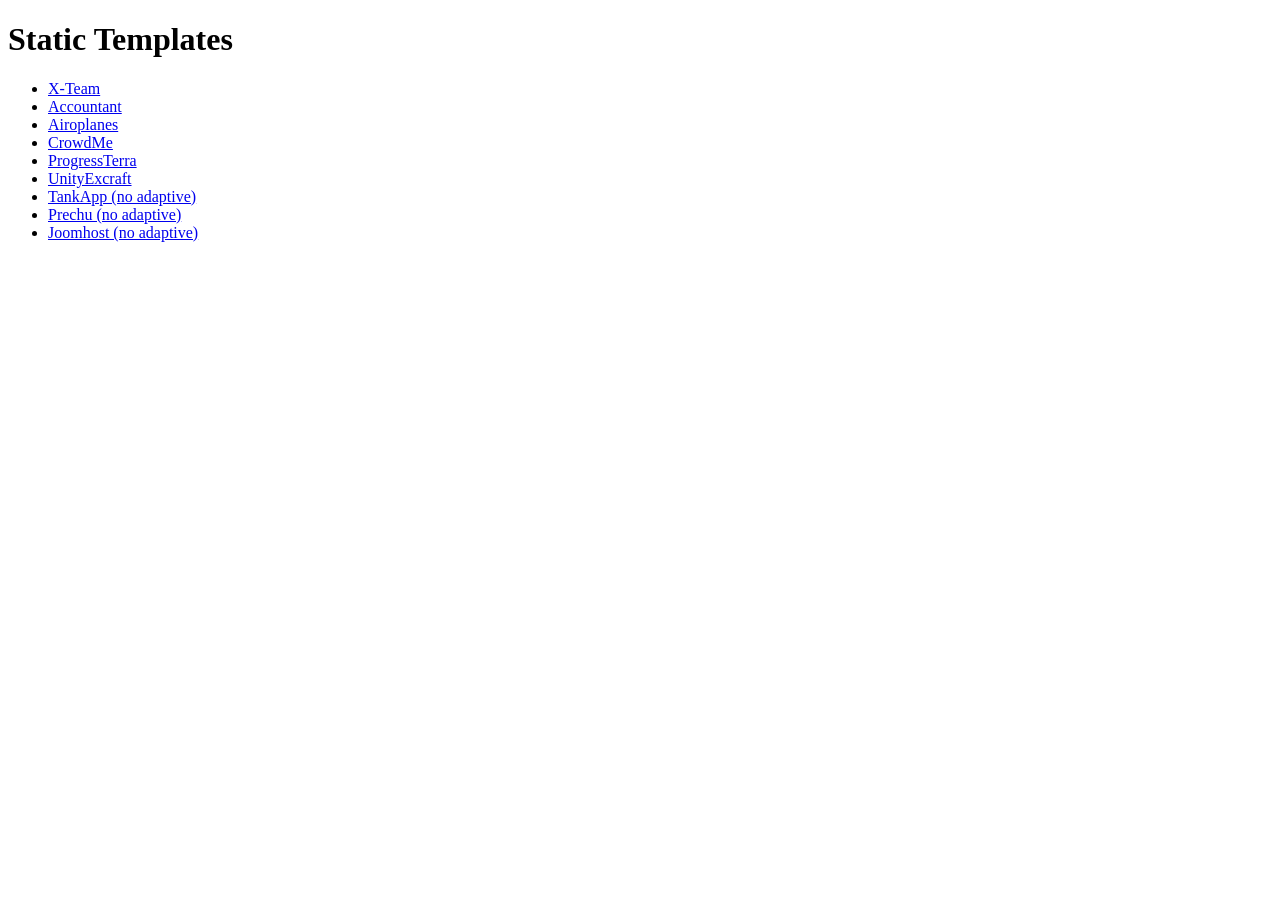
<file: index.html>
<!DOCTYPE html>
<html lang="en">
<head>
    <meta charset="UTF-8">
    <meta name="viewport" content="width=device-width, initial-scale=1.0">
    <title>Static Templates</title>
</head>
<body>
    <h1>Static Templates</h1>
    <ul>
        <li>
            <a href="templates/x-team/index.html">X-Team</a>
        </li>
        <li>
            <a href="templates/accountant/index.html">Accountant</a>
        </li>
        <li>
            <a href="templates/airoplanes/index.html">Airoplanes</a>
        </li>
        <li>
            <a href="templates/crowdme/index.html">CrowdMe</a>
        </li>
        <li>
            <a href="templates/progressterra/index.html">ProgressTerra</a>
        </li>
        <li>
            <a href="templates/unity-execraft/index.html">UnityExcraft</a>
        </li>
        <li>
            <a href="templates/tankapp/index.html">TankApp (no adaptive)</a>
        </li>
        <li>
            <a href="templates/prechu/index.html">Prechu (no adaptive)</a>
        </li>
        <li>
            <a href="templates/joomhost/index.html">Joomhost (no adaptive)</a>
        </li>
    </ul>
</body>
</html>
</file>
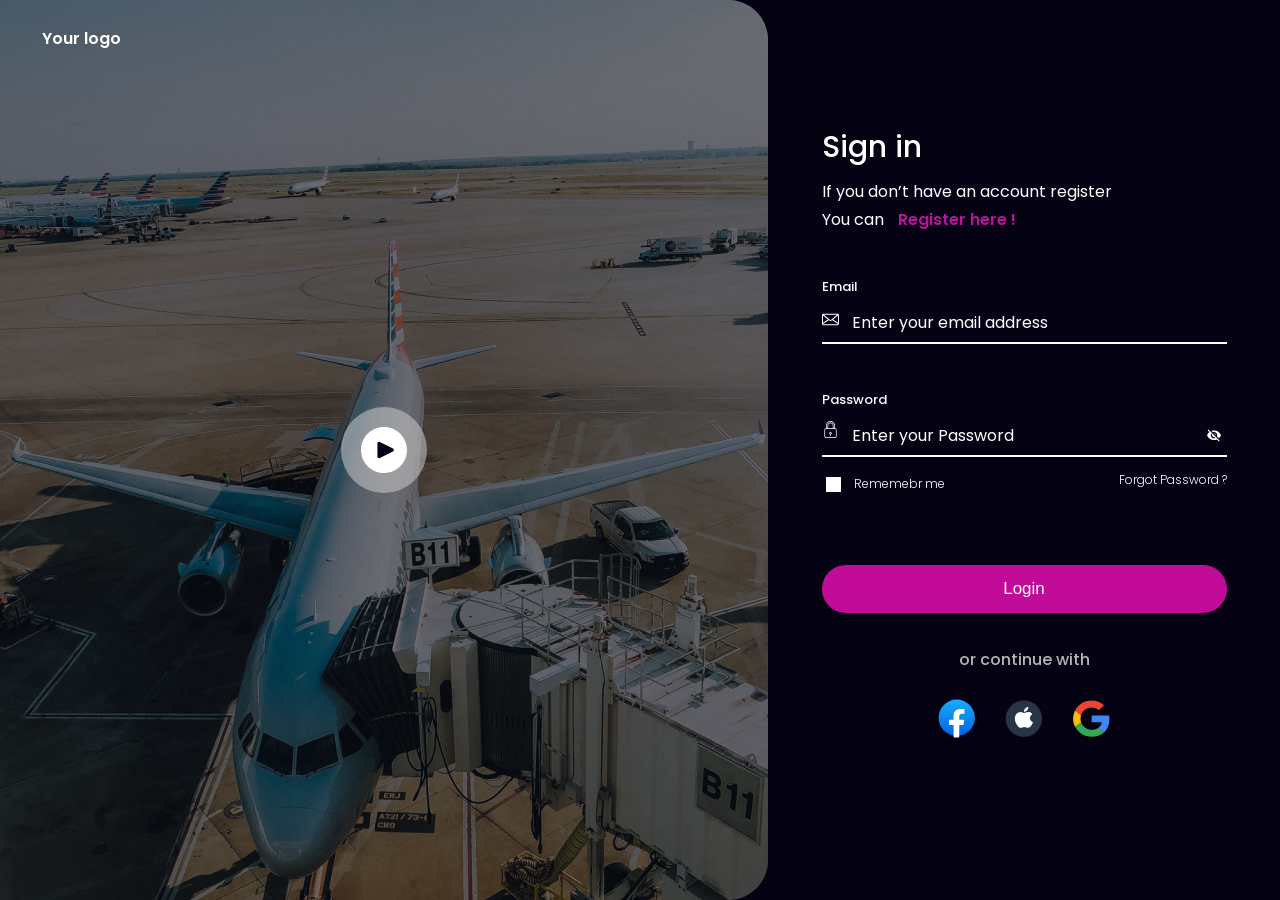
<file: templates/airoplanes/index.html>
<!doctype html>
<html lang="en">

<head>
    <title>Airplane</title>
    <!-- Required meta tags -->
    <meta charset="utf-8">
    <meta name="viewport" content="width=device-width, initial-scale=1, shrink-to-fit=no">

    <link rel="preconnect" href="https://fonts.googleapis.com">
    <link rel="preconnect" href="https://fonts.gstatic.com" crossorigin>
    <link href="https://fonts.googleapis.com/css2?family=Poppins:wght@300;400;500;600&display=swap" rel="stylesheet">

    <link rel="stylesheet" href="css/reset.css">
    <link rel="stylesheet" href="css/style.css">
    <link rel="stylesheet" href="css/adaptive.css">
</head>

<body>
    <header>
        <div class="logo">Your logo</div>
    </header>
    <div class="content">
        <div class="video">
            <div class="thumbnail">
                <div class="thumbnail-filter"></div>
                <button type="button" id="video-play">
                    <img src="images/play.svg" alt="">
                </button>
            </div>
        </div>

        <aside class="info">
            <div class="info-form">
                <h2>Sign in</h2>
                <div class="advice">
                    <div class="advice-item">
                        If you don’t have an account register
                    </div>
                    <div class="advice-item">
                        You can <a class="advice-link" href="register.html"> Register here ! </a>
                    </div>
                </div>


                <form id="log-in" action="">

                    <label for="email">Email</label>
                    <div class="input-inner" id="input-email">
                        <input type="email" id="email" placeholder="Enter your email address">
                    </div>

                    <label for="password">Password</label>
                    <div class="input-inner input-hide last" id="input-password">
                        <input type="password" id="password" placeholder="Enter your Password">
                        <button type="button">
                            <img src="images/hide.svg" alt="">
                        </button>
                    </div>

                    <div class="password-properties">
                        <div class="checkbox-remind">
                            <input type="checkbox" name="" id="remind-me">
                            <label for="remind-me">Rememebr me</label>
                        </div>
                        <a href="#">Forgot Password ?</a>
                    </div>

                    <button class="btn" type="submit">Login</button>
                </form>
                <div class="or">
                    <div class="text">or continue with</div>
                    <div class="links">
                        <a href="https://www.facebook.com/" target="_blank" class="item">
                            <img src="images/Facebook.svg" alt="">
                        </a>
                        <a href="https://www.apple.com/" target="_blank" class="item">
                            <img src="images/apple.svg" alt="">
                        </a>
                        <a href="https://www.google.ru/" target="_blank" class="item">
                            <img src="images/google.svg" alt="">
                        </a>
                    </div>
                </div>
            </div>
        </aside>
    </div>
</body>

</html>
</file>
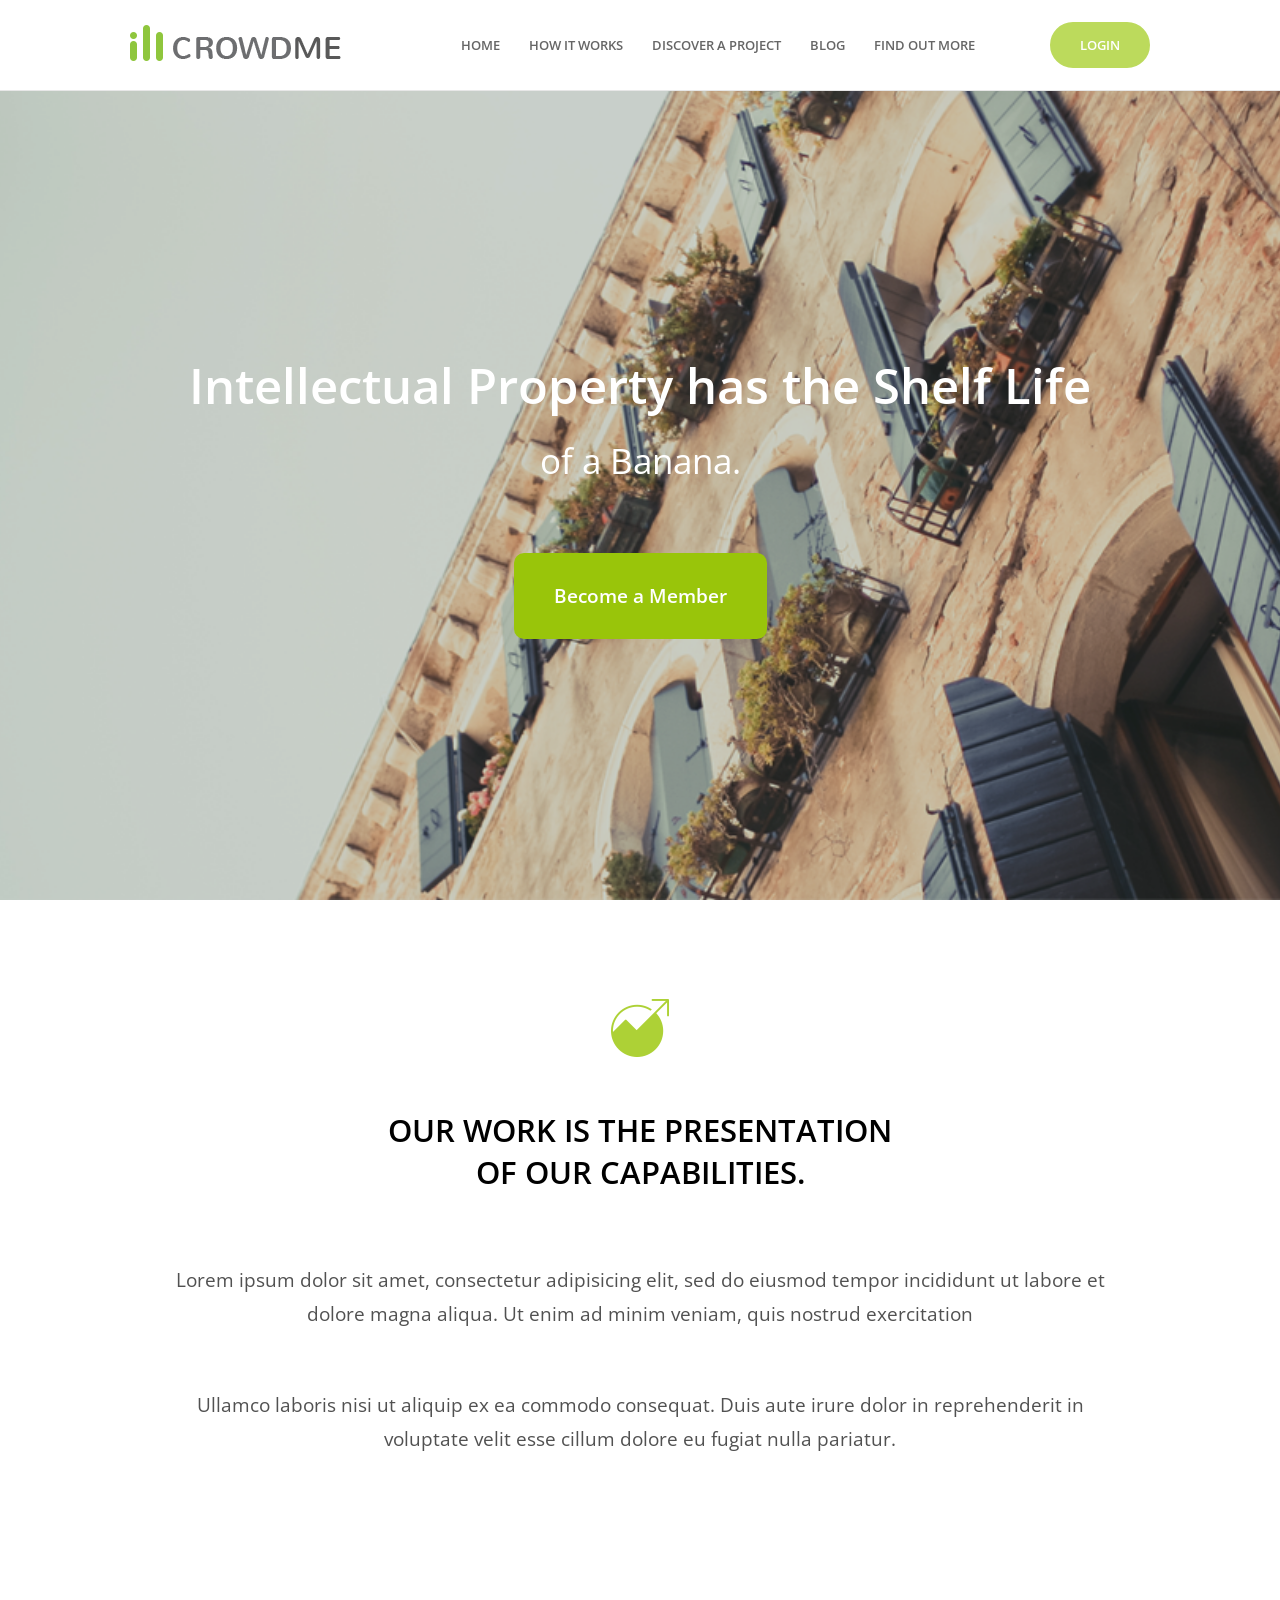
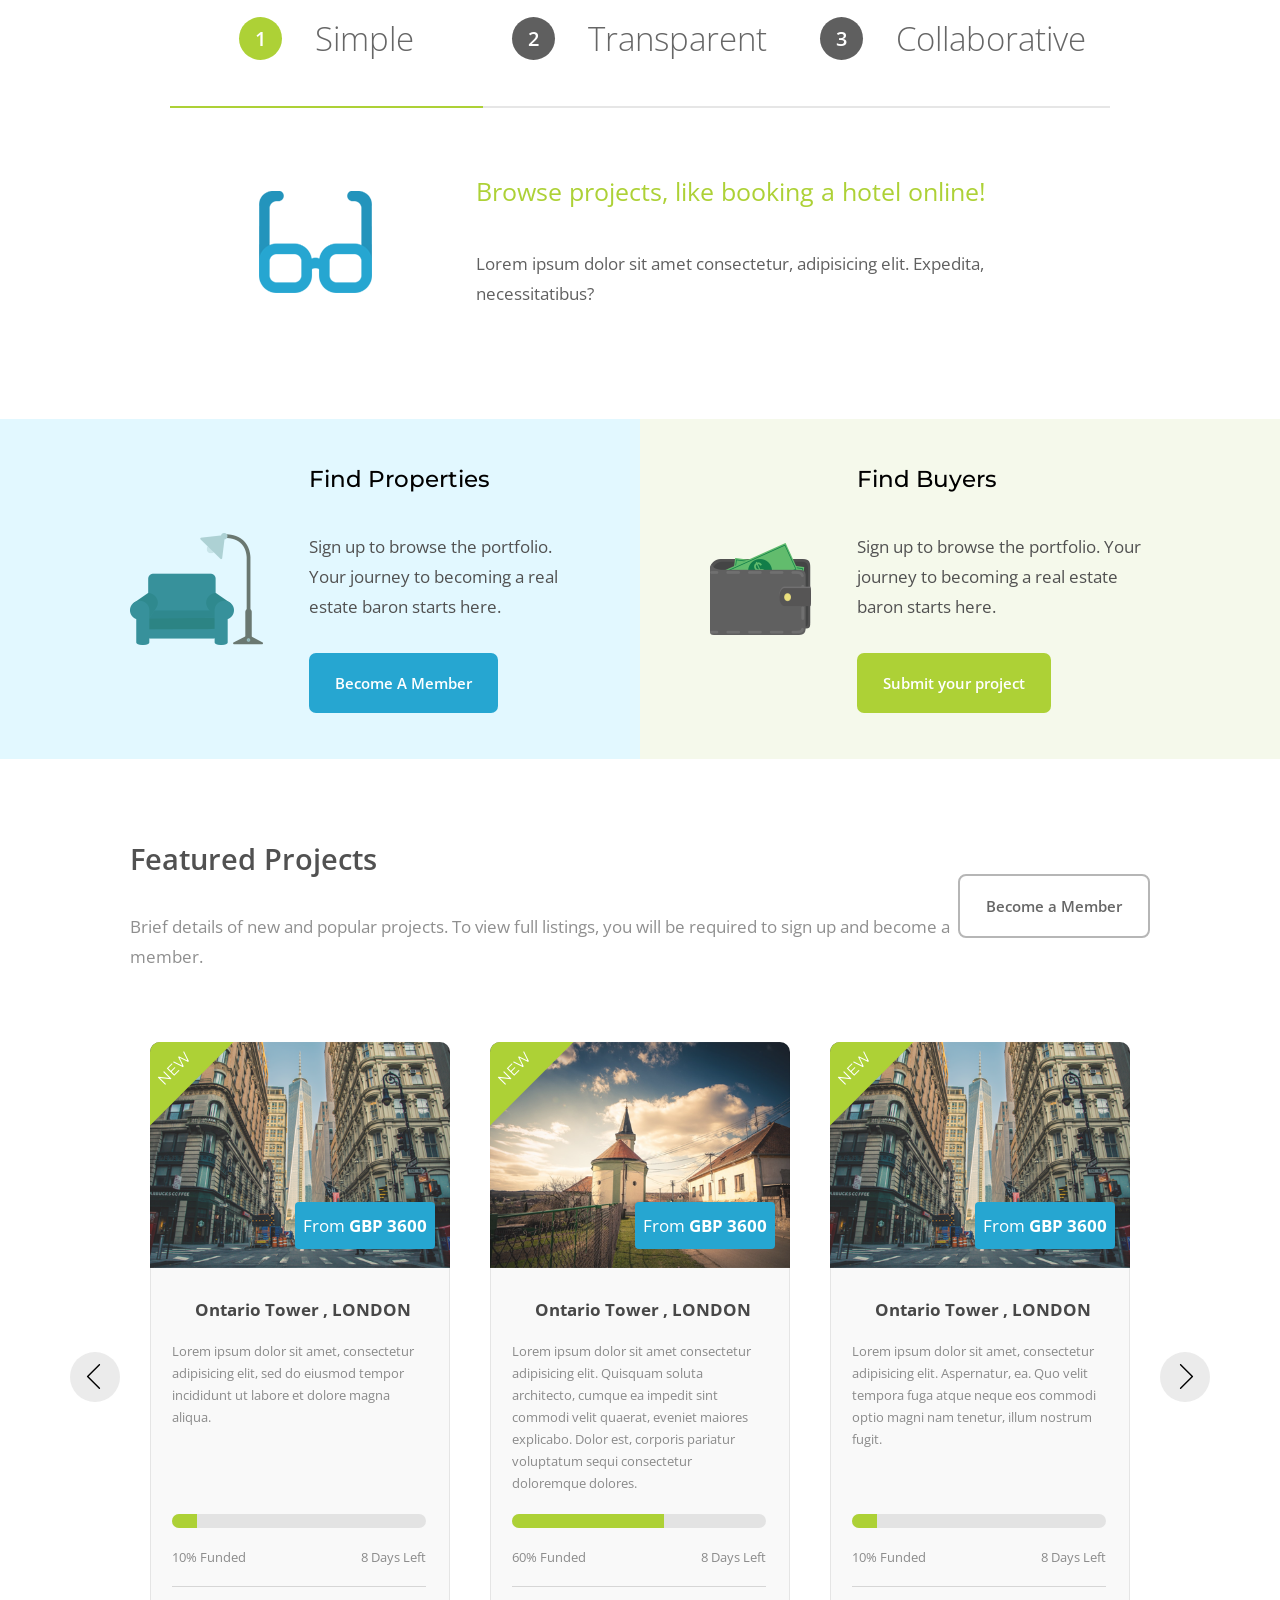
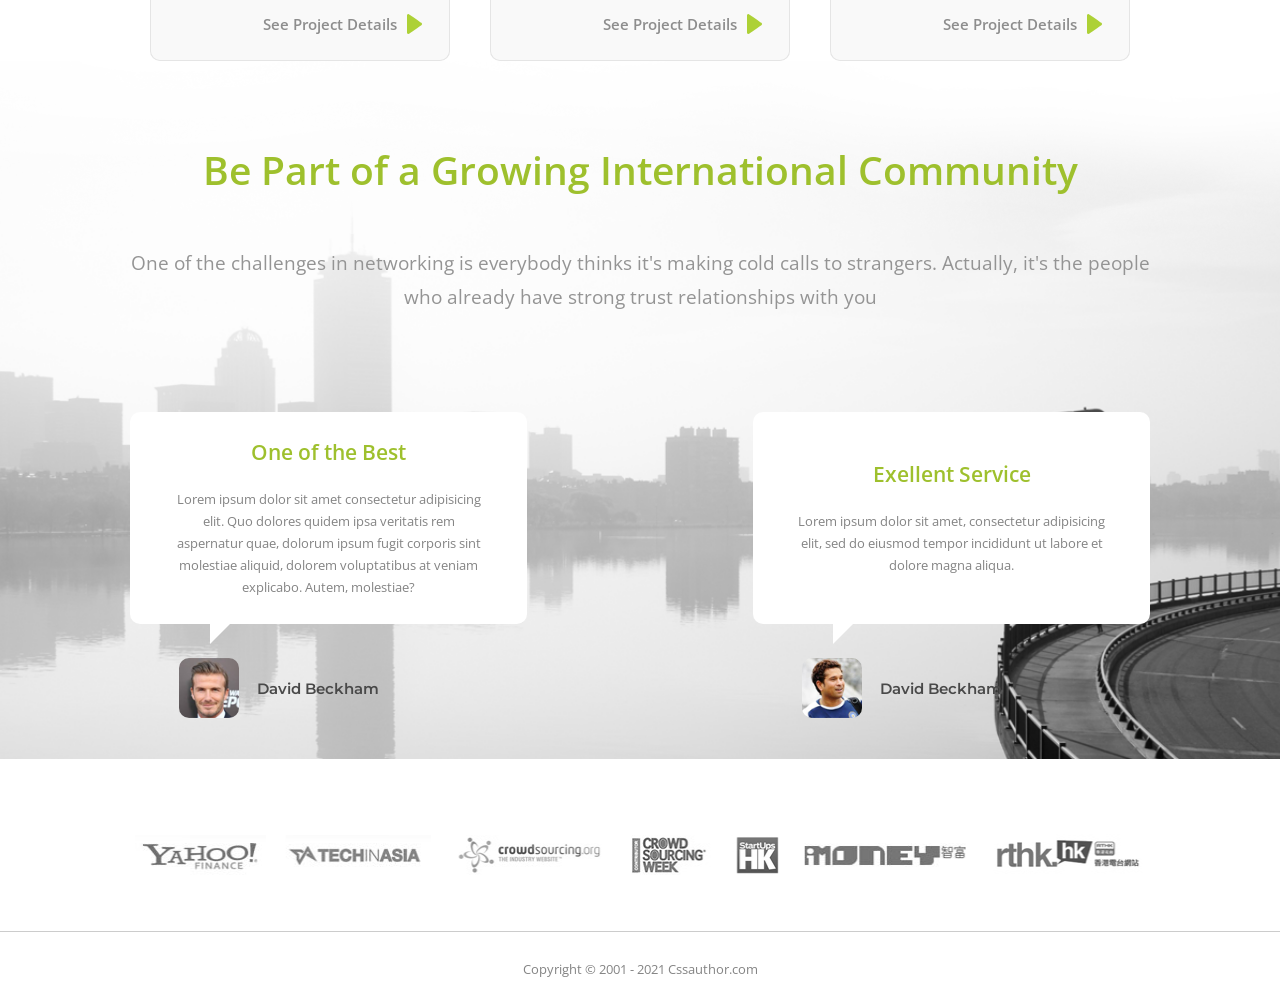
<file: templates/crowdme/index.html>
<!DOCTYPE html>
<html lang="zxx">

<head>
    <meta charset="UTF-8">
    <meta name="viewport" content="width=device-width, initial-scale=1, shrink-to-fit=no">

    <title>CrowdMe</title>
    <!-- Reset -->
    <link rel="stylesheet" href="css/reset.css">
    <!-- Slick slider -->
    <link rel="stylesheet" href="js/slick/slick.css">
    <!-- Standart -->
    <link rel="stylesheet" href="css/style.css">

    <!-- Adaptive -->
    <link rel="stylesheet" href="css/adaptive.css">


    <link rel="shortcut icon" href="favicon.png" type="image/png">

    <link rel="preconnect" href="https://fonts.gstatic.com">

    <link href="https://fonts.googleapis.com/css2?family=Open+Sans:wght@300;400;600;700&display=swap" rel="stylesheet">
    <link href="https://fonts.googleapis.com/css2?family=Montserrat:wght@500&display=swap" rel="stylesheet">

    <script src="js/jquery-3.5.1.min.js"></script>
    <script src="js/slick/slick.min.js"></script>
    <script src="js/main.js"></script>
</head>

<body>
    <header class="header">
        <div class="container">
            <div class="header-inner">
                <a href="#" class="logo">
                    <img src="images/logo.png" alt="">
                </a>
                <div class="header__burger">
                    <span></span>
                </div>
                <nav class="header-menu-nav">
                    <ul class="header-menu">
                        <li><a href="#">HOME</a></li>
                        <li><a href="#">HOW IT WORKS</a></li>
                        <li><a href="#">DISCOVER A PROJECT</a></li>
                        <li><a href="#">BLOG</a></li>
                        <li><a href="#">FIND OUT MORE</a></li>
                    </ul>

                    <a class="login-btn" href="#">
                        Login
                    </a>
                </nav>
            </div>
        </div>

    </header>

    <section class="mainSlider">
        <div class="mainSlider-2">
            <div class="container">
                <div class="mainSlider-inner">
                    <h1 class="main-Slider-title">
                        <span>Intellectual Property has the Shelf Life</span><br>
                        of a Banana.
                    </h1>

                    <a href="#" class="becomeMember-btn">Become a Member</a>
                </div>
            </div>
        </div>
    </section>
    <section class="info">
        <div class="container">
            <div class="info-inner">
                <div class="info-icon">
                    <img src="images/icon-1.png" alt="">
                </div>

                <h2 class="info-title">
                    Our work is the presentation<br>
                    of our capabilities.
                </h2>
                <div class="info-descpr">
                    Lorem ipsum dolor sit amet, consectetur adipisicing elit, sed do eiusmod tempor incididunt ut labore
                    et dolore magna aliqua. Ut enim ad minim veniam, quis nostrud exercitation

                    <p>Ullamco laboris nisi ut aliquip ex ea commodo consequat. Duis aute irure dolor in reprehenderit
                        in voluptate velit esse cillum dolore eu fugiat nulla pariatur.</p>
                </div>

                <!-- Табы -->
                <div class="info-tabs">
                    <ul class="info-tabs__menu">
                        <li class="active">
                            <a href="#item-1">
                                <div class="info-tabs__num active">1</div>
                                Simple
                            </a>
                        </li>
                        <li>
                            <a href="#item-2">
                                <div class="info-tabs__num">2</div>
                                Transparent
                            </a>
                        </li>
                        <li>
                            <a href="#item-3">
                                <div class="info-tabs__num">3</div>
                                Collaborative
                            </a>
                        </li>
                    </ul>
                </div>
                <div class="info-items">

                    <div id="item-1" class="info-item_i active">
                        <div class="info-item__i-img">
                            <img src="images/glasses.png" alt="">
                        </div>

                        <div class="info__item-text">
                            <div class="info__item-title">
                                Browse projects, like booking a hotel online!
                            </div>
                            <div class="info__item-descpr">
                                Lorem ipsum dolor sit amet consectetur, adipisicing elit. Expedita, necessitatibus?
                            </div>
                        </div>
                    </div>

                    <div id="item-2" class="info-item_i">
                        <div class="info-item__i-img">
                            <img src="images/sofa.png" alt="">
                        </div>
                        <div class="info__item-text">
                            <div class="info__item-title">
                                Browse projects, like booking a hotel online!
                            </div>
                            <div class="info__item-descpr">
                                Lorem ipsum dolor sit amet consectetur adipisicing elit. Quidem ullam voluptates
                                praesentium amet eligendi dolorum officiis rem, sequi unde nostrum?
                            </div>
                        </div>
                    </div>

                    <div id="item-3" class="info-item_i">
                        <div class="info-item__i-img">
                            <img src="images/money.png" alt="">
                        </div>
                        <div class="info__item-text">
                            <div class="info__item-title">
                                Browse projects, like booking a hotel online!
                            </div>
                            <div class="info__item-descpr">
                                Lorem ipsum dolor sit amet, consectetur adipisicing elit, sed do eiusmod tempor
                                incididunt ut labore et do lore magna aliqua. Ut enim ad minim veniam, quis nostrud
                                exercitation ullamco laboris nisi ut aliquip ex ea commodo consequat.
                            </div>
                        </div>
                    </div>

                </div>
            </div>
        </div>
    </section>

    <section class="offers">
        <div class="offer-Properties">
            <div class="offer-item left">
                <div class="offer-img">
                    <img src="images/sofa.png" alt="">
                </div>
                <div class="offer-text">
                    <h2 class="offer-text__title">
                        Find Properties
                    </h2>

                    <div class="offer-text__descpr">
                        Sign up to browse the portfolio. Your journey to becoming a real estate baron starts here.
                    </div>

                    <a href="" class="offer-btn blue">Become A Member</a>
                </div>
            </div>
        </div>

        <div class="offer-Buyers">
            <div class="offer-item right">
                <div class="offer-img">
                    <img src="images/money.png" alt="">
                </div>
                <div class="offer-text">
                    <h2 class="offer-text__title">
                        Find Buyers
                    </h2>
                    <div class="offer-text__descpr">
                        Sign up to browse the portfolio.
                        Your journey to becoming a real estate baron starts here.
                    </div>
                    <a href="" class="offer-btn">Submit your project</a>
                </div>
            </div>
        </div>
    </section>

    <section class="projects">
        <div class="container">

            <div class="projects-descpr">
                <div class="projects-text">
                    <h2 class="projects-title">
                        Featured Projects
                    </h2>
                    <div class="projects-text__descpr">
                        Brief details of new and popular projects. To view full listings, you will be required to
                        sign up and become a member.
                    </div>
                </div>
                <a href="#" class="project-btn">
                    Become a Member
                </a>
            </div>
            <div class="project-items">
                <div class="project-items-inner">
                    <div class="project-item">
                        <div class="project-item__header">
                            <div class="project-item__new">
                                NEW
                            </div>
                            <div class="project-item__img">
                                <img src="images/item-1-background.png" alt="">
                            </div>
                            <div class="project-item__price">
                                From <span>GBP 3600</span>
                            </div>
                        </div>
                        <div>
                            <div class="project-item__info-title">
                                Ontario Tower , LONDON
                            </div>
                            <div class="project-item__info-descpr">
                                Lorem ipsum dolor sit amet, consectetur adipisicing elit, sed do eiusmod tempor
                                incididunt
                                ut labore et dolore magna aliqua.
                            </div>
                        </div>
                        <div class="project-item__infoPanel">
                            <div class="project-item__info-progress-bar">
                                <span style="width: 10%;">.</span>
                            </div>
                            <div class="project-item__info-prInformation">
                                <span>10% Funded</span>
                                <span>8 Days Left</span>
                            </div>
                            <hr>
                            <div class="project-item__moreInfo">
                                <a href="#">See Project Details
                                    <div class="project-item__moreInfo-btn">
                                        <img src="images/moreInfo_next.svg" alt="">
                                    </div>
                                </a>
                            </div>
                        </div>
                    </div>
                    <div class="project-item">
                        <div class="project-item__header">
                            <div class="project-item__new">
                                NEW
                            </div>
                            <div class="project-item__img">
                                <img src="images/item-2-background.png" alt="">
                            </div>
                            <div class="project-item__price">
                                From <span>GBP 3600</span>
                            </div>
                        </div>
                        <div>
                            <div class="project-item__info-title">
                                Ontario Tower , LONDON
                            </div>
                            <div class="project-item__info-descpr">
                                Lorem ipsum dolor sit amet consectetur adipisicing elit. Quisquam soluta architecto,
                                cumque ea impedit sint commodi velit quaerat, eveniet maiores explicabo. Dolor est,
                                corporis pariatur voluptatum sequi consectetur doloremque dolores.
                            </div>
                        </div>
                        <div class="project-item__infoPanel">
                            <div class="project-item__info-progress-bar">
                                <span style="width: 60%;">.</span>
                            </div>
                            <div class="project-item__info-prInformation">
                                <span>60% Funded</span>
                                <span>8 Days Left</span>
                            </div>
                            <hr>
                            <div class="project-item__moreInfo">
                                <a href="#">See Project Details
                                    <div class="project-item__moreInfo-btn">
                                        <img src="images/moreInfo_next.svg" alt="">
                                    </div>
                                </a>
                            </div>
                        </div>
                    </div>
                    <div class="project-item">


                        <div class="project-item__header">
                            <div class="project-item__new">
                                NEW
                            </div>
                            <div class="project-item__img">
                                <img src="images/item-1-background.png" alt="">
                            </div>
                            <div class="project-item__price">
                                From <span>GBP 3600</span>
                            </div>
                        </div>

                        <div>
                            <div class="project-item__info-title">
                                Ontario Tower , LONDON
                            </div>
                            <div class="project-item__info-descpr">
                                Lorem ipsum dolor sit amet, consectetur adipisicing elit. Aspernatur, ea. Quo velit
                                tempora fuga atque neque eos commodi optio magni nam tenetur, illum nostrum fugit.
                            </div>
                        </div>
                        <div class="project-item__infoPanel">
                            <div class="project-item__info-progress-bar">
                                <span style="width: 10%;">.</span>
                            </div>
                            <div class="project-item__info-prInformation">
                                <span>10% Funded</span>
                                <span>8 Days Left</span>
                            </div>
                            <hr>
                            <div class="project-item__moreInfo">
                                <a href="#">See Project Details
                                    <div class="project-item__moreInfo-btn">
                                        <img src="images/moreInfo_next.svg" alt="">
                                    </div>
                                </a>
                            </div>
                        </div>
                    </div>

                    <div class="project-item">
                        <div class="project-item__header">
                            <div class="project-item__new">
                                NEW
                            </div>
                            <div class="project-item__img">
                                <img src="images/item-1-background.png" alt="">
                            </div>
                            <div class="project-item__price">
                                From <span>GBP 3600</span>
                            </div>
                        </div>
                        <div>
                            <div class="project-item__info-title">
                                Ontario Tower , LONDON
                            </div>
                            <div class="project-item__info-descpr">
                                Lorem ipsum dolor sit amet, consectetur adipisicing elit, sed do eiusmod tempor
                                incididunt
                                ut labore et dolore magna aliqua.
                            </div>
                        </div>
                        <div class="project-item__infoPanel">
                            <div class="project-item__info-progress-bar">
                                <span style="width: 10%;">.</span>
                            </div>
                            <div class="project-item__info-prInformation">
                                <span>10% Funded</span>
                                <span>8 Days Left</span>
                            </div>
                            <hr>
                            <div class="project-item__moreInfo">
                                <a href="#">See Project Details
                                    <div class="project-item__moreInfo-btn">
                                        <img src="images/moreInfo_next.svg" alt="">
                                    </div>
                                </a>
                            </div>
                        </div>
                    </div>
                    <div class="project-item">
                        <div class="project-item__header">
                            <div class="project-item__new">
                                NEW
                            </div>
                            <div class="project-item__img">
                                <img src="images/item-2-background.png" alt="">
                            </div>
                            <div class="project-item__price">
                                From <span>GBP 3600</span>
                            </div>
                        </div>
                        <div>
                            <div class="project-item__info-title">
                                Ontario Tower , LONDON
                            </div>
                            <div class="project-item__info-descpr">
                                Lorem ipsum dolor sit amet consectetur adipisicing elit. Quisquam soluta architecto,
                                cumque ea impedit sint commodi velit quaerat, eveniet maiores explicabo. Dolor est,
                                corporis pariatur voluptatum sequi consectetur doloremque dolores.
                            </div>
                        </div>
                        <div class="project-item__infoPanel">
                            <div class="project-item__info-progress-bar">
                                <span style="width: 60%;">.</span>
                            </div>
                            <div class="project-item__info-prInformation">
                                <span>60% Funded</span>
                                <span>8 Days Left</span>
                            </div>
                            <hr>
                            <div class="project-item__moreInfo">
                                <a href="#">See Project Details
                                    <div class="project-item__moreInfo-btn">
                                        <img src="images/moreInfo_next.svg" alt="">
                                    </div>
                                </a>
                            </div>
                        </div>
                    </div>
                    <div class="project-item">
                        <div class="project-item__header">
                            <div class="project-item__new">
                                NEW
                            </div>
                            <div class="project-item__img">
                                <img src="images/item-1-background.png" alt="">
                            </div>
                            <div class="project-item__price">
                                From <span>GBP 3600</span>
                            </div>
                        </div>

                        <div>
                            <div class="project-item__info-title">
                                Ontario Tower , LONDON
                            </div>
                            <div class="project-item__info-descpr">
                                Lorem ipsum dolor sit amet, consectetur adipisicing elit. Aspernatur, ea. Quo velit
                                tempora fuga atque neque eos commodi optio magni nam tenetur, illum nostrum fugit.
                            </div>
                        </div>
                        <div class="project-item__infoPanel">
                            <div class="project-item__info-progress-bar">
                                <span style="width: 10%;">.</span>
                            </div>
                            <div class="project-item__info-prInformation">
                                <span>10% Funded</span>
                                <span>8 Days Left</span>
                            </div>
                            <hr>
                            <div class="project-item__moreInfo">
                                <a href="#">See Project Details
                                    <div class="project-item__moreInfo-btn">
                                        <img src="images/moreInfo_next.svg" alt="">
                                    </div>
                                </a>
                            </div>
                        </div>
                    </div>

                    <div class="project-item">
                        <div class="project-item__header">
                            <div class="project-item__new">
                                NEW
                            </div>
                            <div class="project-item__img">
                                <img src="images/item-1-background.png" alt="">
                            </div>
                            <div class="project-item__price">
                                From <span>GBP 3600</span>
                            </div>
                        </div>
                        <div>
                            <div class="project-item__info-title">
                                Ontario Tower , LONDON
                            </div>
                            <div class="project-item__info-descpr">
                                Lorem ipsum dolor sit amet, consectetur adipisicing elit, sed do eiusmod tempor
                                incididunt
                                ut labore et dolore magna aliqua.
                            </div>
                        </div>
                        <div class="project-item__infoPanel">
                            <div class="project-item__info-progress-bar">
                                <span style="width: 10%;">.</span>
                            </div>
                            <div class="project-item__info-prInformation">
                                <span>10% Funded</span>
                                <span>8 Days Left</span>
                            </div>
                            <hr>
                            <div class="project-item__moreInfo">
                                <a href="#">See Project Details
                                    <div class="project-item__moreInfo-btn">
                                        <img src="images/moreInfo_next.svg" alt="">
                                    </div>
                                </a>
                            </div>
                        </div>
                    </div>
                    <div class="project-item">
                        <div class="project-item__header">
                            <div class="project-item__new">
                                NEW
                            </div>
                            <div class="project-item__img">
                                <img src="images/item-2-background.png" alt="">
                            </div>
                            <div class="project-item__price">
                                From <span>GBP 3600</span>
                            </div>
                        </div>
                        <div>
                            <div class="project-item__info-title">
                                Ontario Tower , LONDON
                            </div>
                            <div class="project-item__info-descpr">
                                Lorem ipsum dolor sit amet consectetur adipisicing elit. Quisquam soluta architecto,
                                cumque ea impedit sint commodi velit quaerat, eveniet maiores explicabo. Dolor est,
                                corporis pariatur voluptatum sequi consectetur doloremque dolores.
                            </div>
                        </div>
                        <div class="project-item__infoPanel">
                            <div class="project-item__info-progress-bar">
                                <span style="width: 60%;">.</span>
                            </div>
                            <div class="project-item__info-prInformation">
                                <span>60% Funded</span>
                                <span>8 Days Left</span>
                            </div>
                            <hr>
                            <div class="project-item__moreInfo">
                                <a href="#">See Project Details
                                    <div class="project-item__moreInfo-btn">
                                        <img src="images/moreInfo_next.svg" alt="">
                                    </div>
                                </a>
                            </div>
                        </div>
                    </div>

                    <div class="project-item">
                        <div class="project-item__header">
                            <div class="project-item__new">
                                NEW
                            </div>
                            <div class="project-item__img">
                                <img src="images/item-1-background.png" alt="">
                            </div>
                            <div class="project-item__price">
                                From <span>GBP 3600</span>
                            </div>
                        </div>

                        <div>
                            <div class="project-item__info-title">
                                Ontario Tower , LONDON
                            </div>
                            <div class="project-item__info-descpr">
                                Lorem ipsum dolor sit amet, consectetur adipisicing elit. Aspernatur, ea. Quo velit
                                tempora fuga atque neque eos commodi optio magni nam tenetur, illum nostrum fugit.
                            </div>
                        </div>
                        <div class="project-item__infoPanel">
                            <div class="project-item__info-progress-bar">
                                <span style="width: 10%;">.</span>
                            </div>
                            <div class="project-item__info-prInformation">
                                <span>10% Funded</span>
                                <span>8 Days Left</span>
                            </div>
                            <hr>
                            <div class="project-item__moreInfo">
                                <a href="#">See Project Details
                                    <div class="project-item__moreInfo-btn">
                                        <img src="images/moreInfo_next.svg" alt="">
                                    </div>
                                </a>
                            </div>
                        </div>
                    </div>

                </div>
            </div>
        </div>
    </section>

    <section class="reviews">
        <div class="container">
            <div class="reviews-inner">
                <div class="reviews-title">
                    Be Part of a Growing International Community
                </div>
                <div class="reviews-descpr">
                    One of the challenges in networking is everybody thinks it's making cold calls to strangers.
                    Actually, it's the people who already have strong trust relationships with you
                </div>
                <div class="reviews-buyers">
                    <div class="reviews-buyer">
                        <div class="reviews-buyer__block">
                            <div class="reviews-buyer__title">
                                One of the Best
                            </div>
                            <div class="reviews-buyer__descpr">
                                Lorem ipsum dolor sit amet consectetur adipisicing elit. Quo dolores quidem ipsa
                                veritatis rem aspernatur quae, dolorum ipsum fugit corporis sint molestiae aliquid,
                                dolorem voluptatibus at veniam explicabo. Autem, molestiae?
                            </div>
                            <div class="reviews-buyer__triangle">
                                <img src="images/comment-triangle.svg" alt="">
                            </div>
                        </div>
                        <div class="reviews-buyer__author">
                            <div class="reviews-buyer__photo-author">
                                <img src="images/David-Beckham.png" alt="">
                            </div>
                            <div class="reviews-buyer__name-author">
                                David Beckham
                            </div>
                        </div>
                    </div>

                    <div class="reviews-buyer">
                        <div class="reviews-buyer__block">
                            <h2 class="reviews-buyer__title">
                                Exellent Service
                            </h2>
                            <div class="reviews-buyer__descpr">
                                Lorem ipsum dolor sit amet, consectetur adipisicing elit, sed do eiusmod tempor
                                incididunt
                                ut labore et dolore magna aliqua.
                            </div>
                            <div class="reviews-buyer__triangle">
                                <img src="images/comment-triangle.svg" alt="">
                            </div>
                        </div>
                        <div class="reviews-buyer__author">
                            <div class="reviews-buyer__photo-author">
                                <img src="images/David-Beckham-2.png" alt="">
                            </div>
                            <div class="reviews-buyer__name-author">
                                David Beckham
                            </div>
                        </div>
                    </div>
                </div>
            </div>
        </div>
    </section>
    <div class="partners">
        <div class="container">
            <div class="partners-inner">
                <div class="partner">
                    <img src="images/Partners.png" alt="">
                </div>
            </div>
        </div>
    </div>
    <hr>
    <footer class="copyright">
        <div class="container">
            <div class="copyright-inner">
                Copyright © 2001 - 2021 Cssauthor.com
            </div>
        </div>
    </footer>
</body>

</html>
</file>
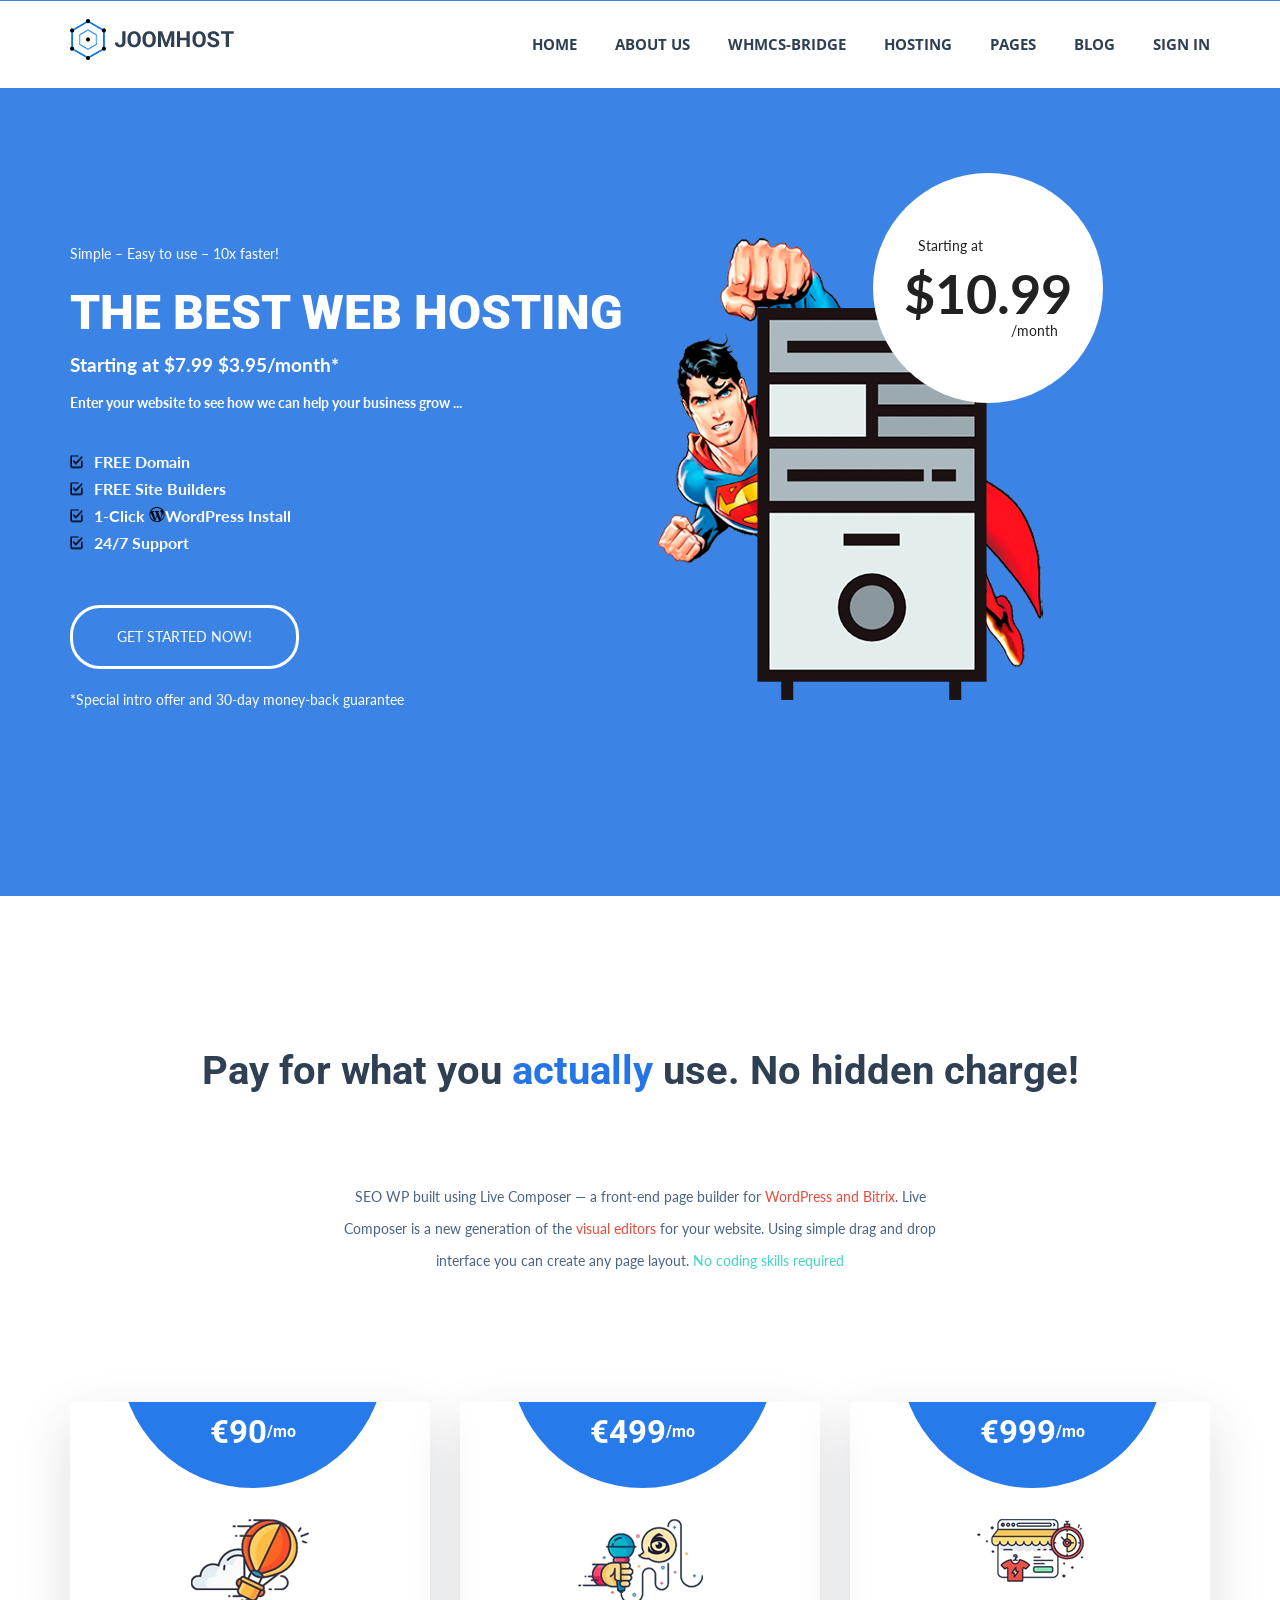
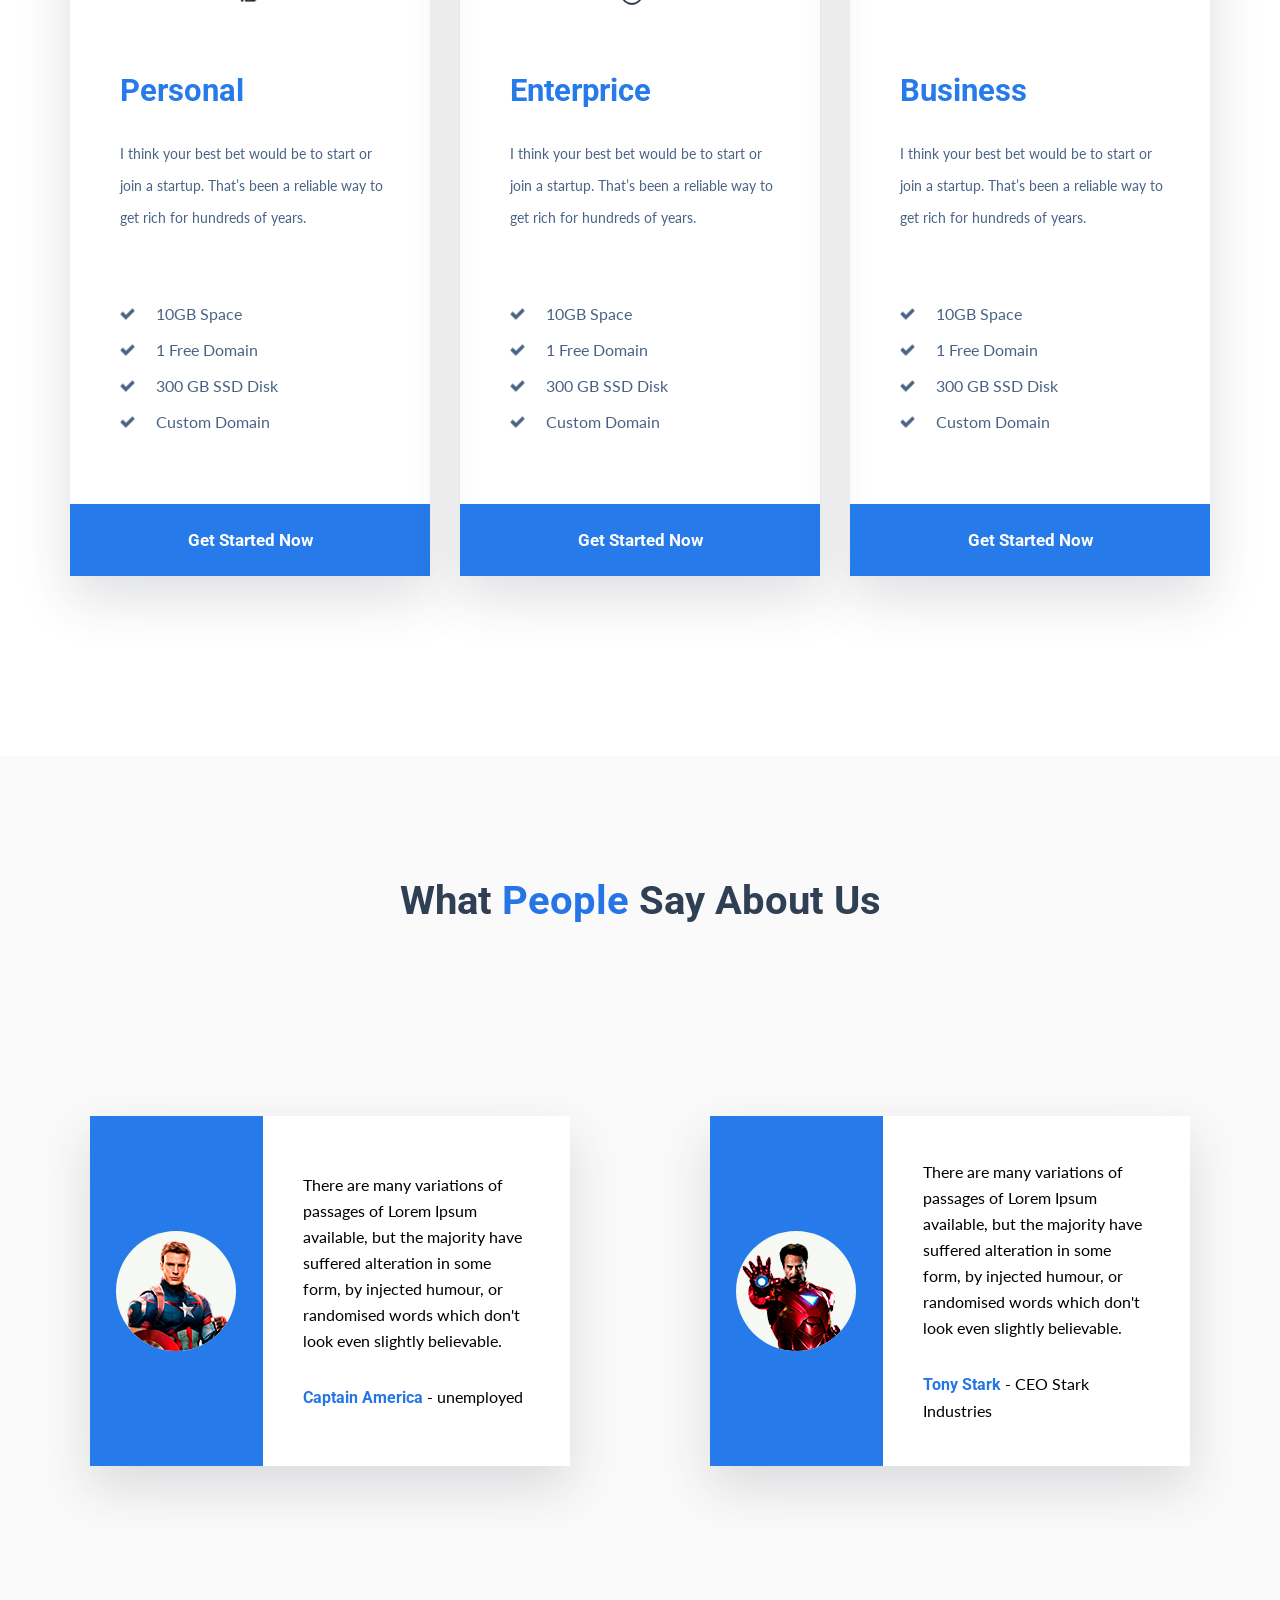
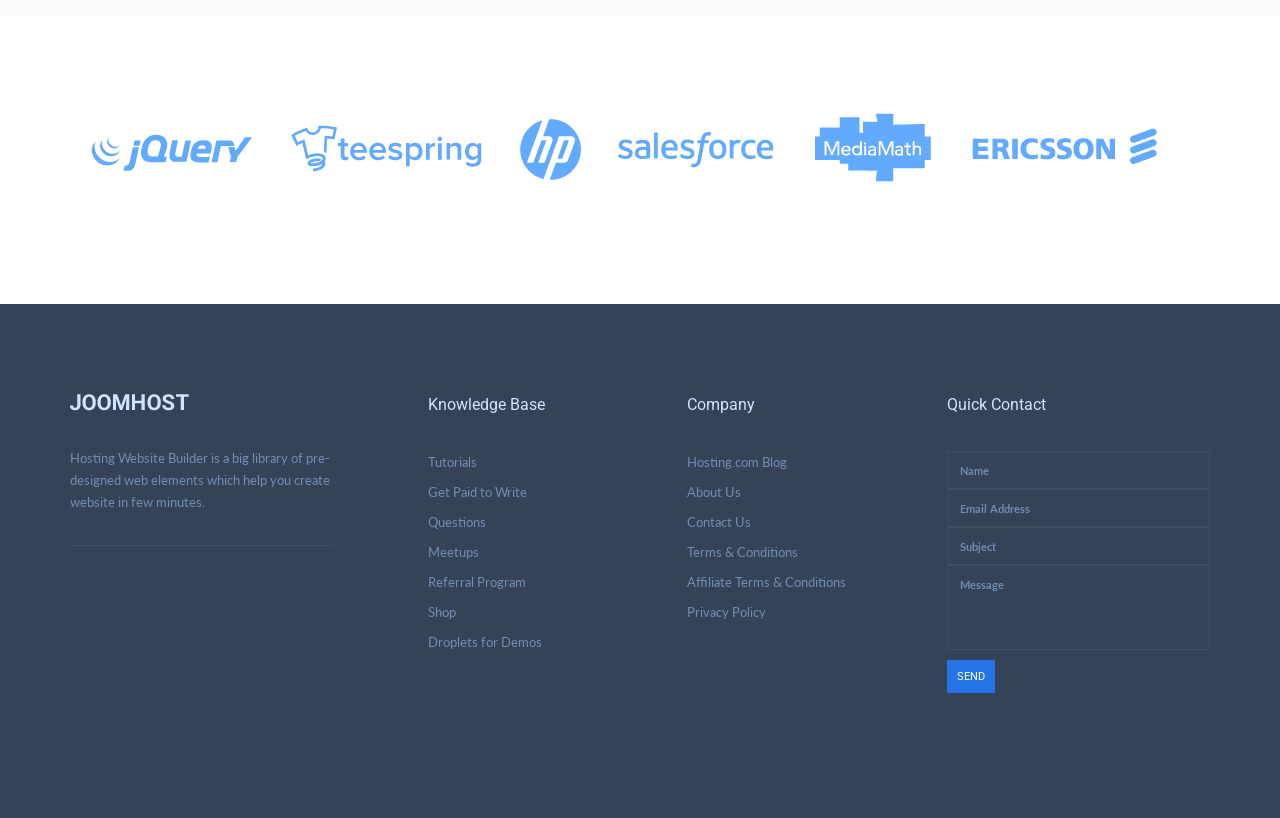
<file: templates/joomhost/index.html>
<!DOCTYPE html>
<html lang="en">

<head>
    <meta charset="UTF-8">
    <meta name="viewport" content="width=device-width, initial-scale=1.0">
    <title>Joomhost</title>

    <link rel="preconnect" href="https://fonts.gstatic.com">
    <link href="https://fonts.googleapis.com/css2?family=Open+Sans:wght@400;700&display=swap" rel="stylesheet">
    <link rel="preconnect" href="https://fonts.gstatic.com">
    <link href="https://fonts.googleapis.com/css2?family=Lato:wght@400;700&family=Roboto:wght@900&display=swap"
        rel="stylesheet">
    <link rel="stylesheet" href="css/reset.css">
    <link rel="stylesheet/scss" href="css/slick.scss">
    <link rel="stylesheet" href="css/style.css">
</head>

<body>
    
    <header class="header">
        <div class="container">

            <div class="header_inner">

                <div class="logo">
                    <a href="#">
                        <img src="images/logo.png" alt="">
                    </a>
                </div>

                <nav class="menu">
                    <ul class="menu_list">
                        <li><a href="#">HOME</a></li>
                        <li><a href="#">ABOUT US</a></li>
                        <li><a href="#">WHMCS-BRIDGE</a></li>
                        <li><a href="#">HOSTING</a></li>
                        <li><a href="#">PAGES</a></li>
                        <li><a href="#">BLOG</a></li>
                        <li><a href="../textolite/textolite.php">SIGN IN</a></li>
                    </ul>
                </nav>

            </div>

        </div>
</header>

    <section class="top">
        <div class="container">
            <div class="top_inner">
                <div class="top-info">
                    <div class="top-info_subtitle">
                        Simple – Easy to use – 10x faster!
                    </div>

                    <h1 class="top-info_title">
                        The Best Web Hosting
                    </h1>

                    <div class="top-info_descr">
                        Starting at $7.99 $3.95/month*
                        <span>Enter your website to see how we can help your business grow ...</span>
                    </div>
                    <ul class="top-info_list">
                        <li>FREE Domain</li>
                        <li>FREE Site Builders</li>
                        <li>1-Click <img src="images/wp-icon.png" alt="">WordPress Install</li>
                        <li>24/7 Support</li>
                    </ul>

                    <a class="top-info_btn transition-btn" href="#">
                        Get Started Now!
                    </a>

                    <div class="top-info_btn-descr">
                        *Special intro offer and 30-day money-back guarantee
                    </div>
                </div>

                <div class="top-images">
                    <div class="top-images_box">
                        <img src="images/superman.png" alt="">
                        <div class="top-images_circle">
                            <div class="top-images_title">Starting at</div>
                            <div class="top-images_price">$10.99</div>
                            <div class="top-images-date">/month</div>
                        </div>
                    </div>
                </div>
            </div>
        </div>
    </section>

    <section class="price">
        <div class="container">
            <h2 class="title">
                Pay for what you <span>actually</span> use. No hidden charge!
            </h2>
            <div class="price_descr">
                SEO WP built using Live Composer — a front-end page builder for <a href="#">WordPress and Bitrix</a>. Live Composer
                is a new generation of the <a href="#">visual editors</a> for your website. Using simple drag and drop
                interface you can create any page layout. <span>No coding skills required</span>
            </div>

            <div class="price_items">
                <div class="price-item">

                    <div class="price-item_number">
                        €90<span>/mo</span>
                    </div>
                    <div class="price-item_image">
                        <img src="images/price-item1.png" alt="">
                    </div>
                    <div class="price-item_title">
                        Personal
                    </div>
                    <div class="price-item_descr">
                        I think your best bet would be to start or join a startup. That’s been a reliable way to get
                        rich for hundreds of years.
                    </div>
                    <ul class="price-item_list">
                        <li>10GB Space</li>
                        <li>1 Free Domain</li>
                        <li>300 GB SSD Disk</li>
                        <li>Custom Domain</li>
                    </ul>
                    <a class="price-item_btn transition-btn" href="#">Get Started Now</a>
                </div>

                <div class="price-item">

                    <div class="price-item_number">
                        €499<span>/mo</span>
                    </div>
                    <div class="price-item_image">
                        <img src="images/price-item2.png" alt="">
                    </div>
                    <div class="price-item_title">
                        Enterprice
                    </div>
                    <div class="price-item_descr">
                        I think your best bet would be to start or join a startup. That’s been a reliable way to get
                        rich for hundreds of years.
                    </div>
                    <ul class="price-item_list">
                        <li>10GB Space</li>
                        <li>1 Free Domain</li>
                        <li>300 GB SSD Disk</li>
                        <li>Custom Domain</li>
                    </ul>
                    <a class="price-item_btn transition-btn" href="#">Get Started Now</a>
                </div>

                <div class="price-item">

                    <div class="price-item_number">
                        €999<span>/mo</span>
                    </div>
                    <div class="price-item_image">
                        <img src="images/price-item3.png" alt="">
                    </div>
                    <div class="price-item_title">
                        Business
                    </div>
                    <div class="price-item_descr">
                        I think your best bet would be to start or join a startup. That’s been a reliable way to get
                        rich for hundreds of years.
                    </div>
                    <ul class="price-item_list">
                        <li>10GB Space</li>
                        <li>1 Free Domain</li>
                        <li>300 GB SSD Disk</li>
                        <li>Custom Domain</li>
                    </ul>
                    <a class="price-item_btn transition-btn" href="#">Get Started Now</a>
                </div>
            </div>
        </div>
    </section>

    <section class="reviews">
        <div class="container">
            <h2 class="title">
                What <span>People</span> Say About Us
            </h2>
            <div class="reviews-slider">
                <div class="reviews-slider_item">
                    <div class="reviews-box">
                        <div class="reviews-box_image">
                            <img src="images/photo1.jpg" alt="">
                        </div>
                        <div class="reviews-box_content">
                            <div class="reviews-box_text">
                                There are many variations of passages of Lorem Ipsum available, but the majority have suffered alteration in some form, by injected humour, or randomised words which don't look even slightly believable.
                            </div>
                            <div class="reviews-box-author">
                                <span>Captain America</span> - unemployed
                            </div>
                        </div>
                    </div>
                </div>

                <div class="reviews-slider_item">
                    <div class="reviews-box">
                        <div class="reviews-box_image">
                            <img src="images/photo2.jpg" alt="">
                        </div>
                        <div class="reviews-box_content">
                            <div class="reviews-box_text">
                                There are many variations of passages of Lorem Ipsum available, but the majority have suffered alteration in some form, by injected humour, or randomised words which don't look even slightly believable.
                            </div>
                            <div class="reviews-box-author">
                                <span>Tony Stark</span>
                                 - CEO Stark Industries
                            </div>
                        </div>
                    </div>
                </div>
            </div>
        </div>
    </section>

    <section>
        <div class="container">
            <div class="partners">
                <div class="partner-item">
                    <img src="images/part1.png" alt="">
                </div>
            </div>
        </div>
    </section>

    <footer class="footer">
        <div class="container">
            <div class="footer_inner">
                <div class="footer-col_logo">
                    <a class="footer_logo" href="#">
                        <img src="images/logo_white.png" alt="">
                    </a>
                    <div class="footer_text">
                        Hosting Website Builder is a big library of pre-designed web elements which help you create
                        website in few minutes.
                    </div>
                </div>
                <div class="footer_menu">
                    <div class="footer_title">
                        Knowledge Base
                    </div>
                    <ul class="footer_list">
                        <li><a href="#">Tutorials</a></li>
                        <li><a href="#">Get Paid to Write</a></li>
                        <li><a href="#">Questions</a></li>
                        <li><a href="#">Meetups</a></li>
                        <li><a href="#">Referral Program</a></li>
                        <li><a href="#">Shop</a></li>
                        <li><a href="#">Droplets for Demos</a></li>
                    </ul>
                </div>
                <div class="footer_menu">
                    <div class="footer_title">
                        Company
                    </div>
                    <ul class="footer_list">
                        <li><a href="#">Hosting.com Blog</a></li>
                        <li><a href="#">About Us</a></li>
                        <li><a href="#">Contact Us</a></li>
                        <li><a href="#">Terms & Conditions</a></li>
                        <li><a href="#">Affiliate Terms & Conditions</a></li>
                        <li><a href="#">Privacy Policy</a></li>
                    </ul>
                </div>
                <div class="footer_form">
                    <div class="footer_title">
                        Quick Contact
                    </div>
                    <form>
                        <input type="text" placeholder="Name">
                        <input type="text" placeholder="Email Address">
                        <input type="text" placeholder="Subject">
                        <textarea placeholder="Message"></textarea>
                        <button type="submit">Send</button>
                    </form>
                </div>
            </div>
        </div>
    </footer>
</body>

</html>
</file>
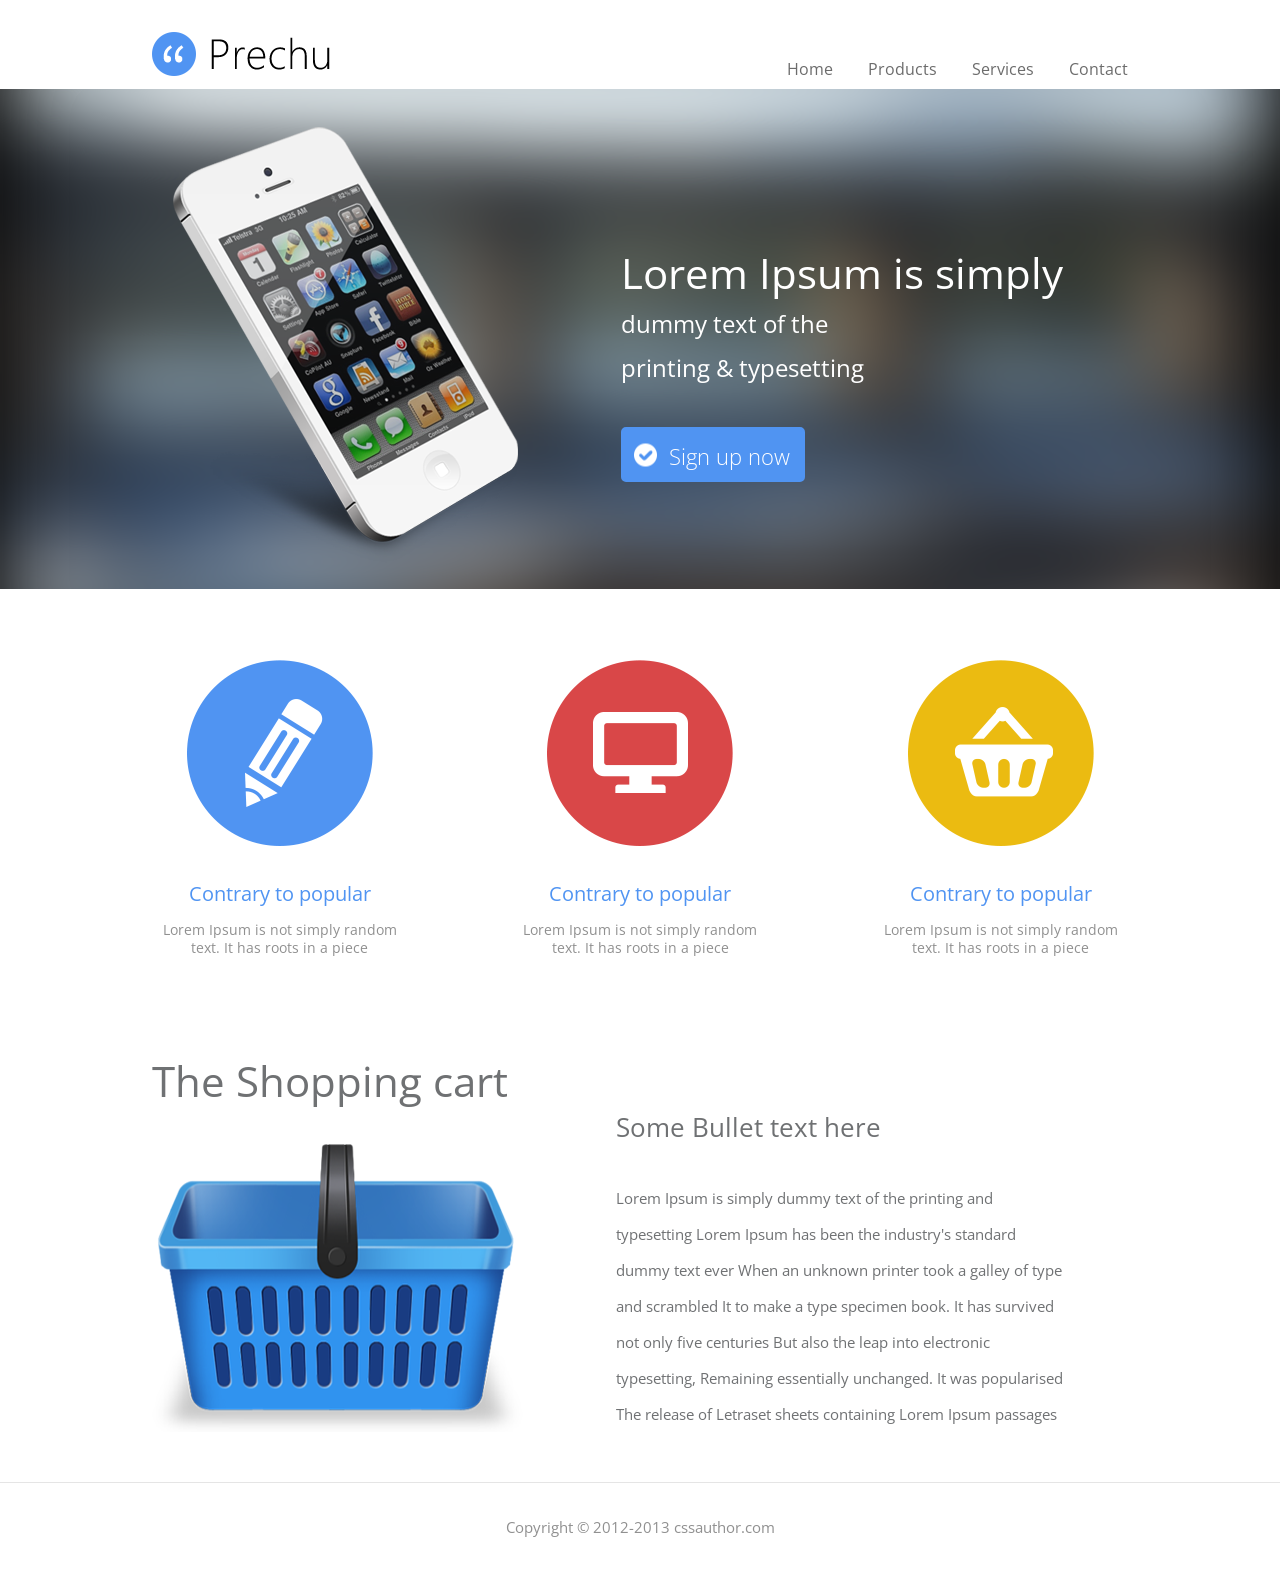
<file: templates/prechu/index.html>
<!DOCTYPE html>
<html lang="en">

<head>
    <meta charset="UTF-8">
    <title>Prechu</title>

    <!-- CSS -->
    <link rel="stylesheet" href="css/reset.css">
    <link rel="stylesheet" href="css/style.css">

    <!-- Fonts -->
    <link rel="preconnect" href="https://fonts.gstatic.com">
    <link href="https://fonts.googleapis.com/css2?family=Open+Sans:wght@300;400;600&display=swap" rel="stylesheet">
</head>

<body>
    <header class="header">
        <div class="container">
            <div class="header-inner">
                <div class="logo">
                    <a href="#">
                        <img src="images/logotype.png" alt="">
                    </a>
                </div>

                <nav class="menu">
                    <ul class="menu-list">
                        <li>
                            <a href="#">Home</a>
                        </li>
                        <li><a href="#">Products</a></li>
                        <li><a href="#">Services</a></li>
                        <li><a href="#">Contact</a></li>
                    </ul>
                </nav>
            </div>
        </div>
    </header>

    <section class="start-screen">
        <div class="container">
            <div class="start-screen__inner">
                <div class="start-screen__iphone">
                    <img src="images/iphone.png" alt="">
                </div>
                <div class="start-screen__info">
                    <h1 class="start-screen__text">
                        <span>Lorem Ipsum is simply</span><br>
                        dummy text of the<br>
                        printing & typesetting
                    </h1>
                    <a class="start-screen__btn" href="#">
                        Sign up now
                    </a>
                </div>
            </div>
        </div>
    </section>

    <section class="offers">
        <div class="container">
            <div class="offers-items">
                <!-- Предложения предметы -->
                <div class="offer-item">
                    <img class="offer-item__img" src="images/item-1.png" alt="">
                    <h3 class="offer-item__title">
                        Contrary to popular
                    </h3>
                    <div class="offer-item__descpr">
                        Lorem Ipsum is not simply random text. It has roots in a piece 
                    </div>
                </div>

                <div class="offer-item">
                    <img class="offer-item__img" src="images/item-2.png" alt="">
                    <h3 class="offer-item__title">
                        Contrary to popular
                    </h3>
                    <div class="offer-item__descpr">
                        Lorem Ipsum is not simply random text. It has roots in a piece 
                    </div>
                </div>

                <div class="offer-item">
                    <img class="offer-item__img" src="images/item-3.png" alt="">
                    <h3 class="offer-item__title">
                        Contrary to popular
                    </h3>
                    <div class="offer-item__descpr">
                        Lorem Ipsum is not simply random text. It has roots in a piece 
                    </div>
                </div>
            </div>
        </div>
    </section>

    <section class="information">
        <div class="container">
            <h2 class="information-title">
                The Shopping cart
            </h2>

            <div class="information-info">
                <img src="images/basket.png" alt="" class="information-img">

                <div class="information-info-text">
                    <div class="information-info-text__title">
                        Some Bullet text here
                    </div>
                    <div class="information-info-text__descpr">
                        Lorem Ipsum is simply dummy text of the printing and typesetting 
    Lorem Ipsum has been the industry's standard dummy text ever 
    When an unknown printer took a galley of type and scrambled 
    It to make a type specimen book. It has survived not only five centuries
    But also the leap into electronic typesetting,
    Remaining essentially unchanged. It was popularised 
    The release of Letraset sheets containing Lorem Ipsum passages
                    </div>
                </div>
                
            </div>
        </div>
    </section>

    <footer class="footer">
        <div class="container">
            <div class="footer-info">
                Copyright © 2012-2013 cssauthor.com
            </div>
        </div>
    </footer>
</body>

</html>
</file>
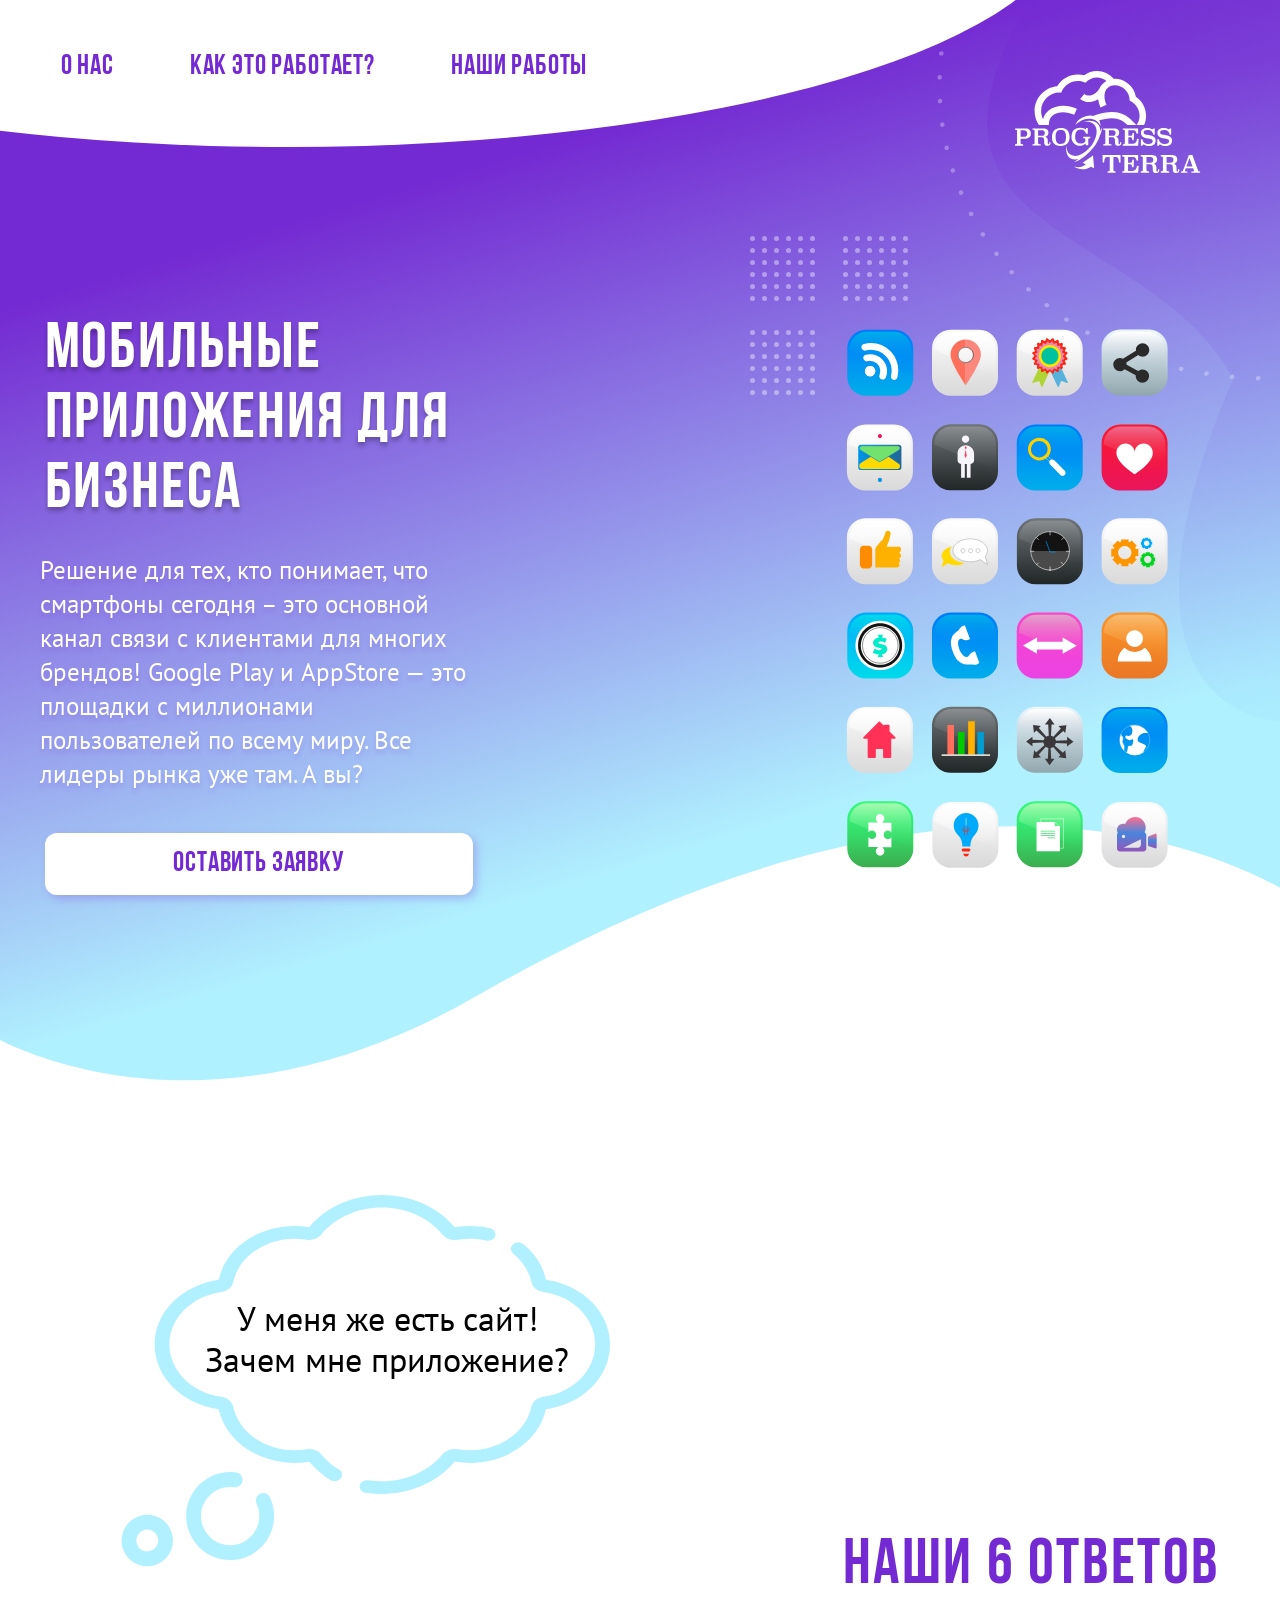
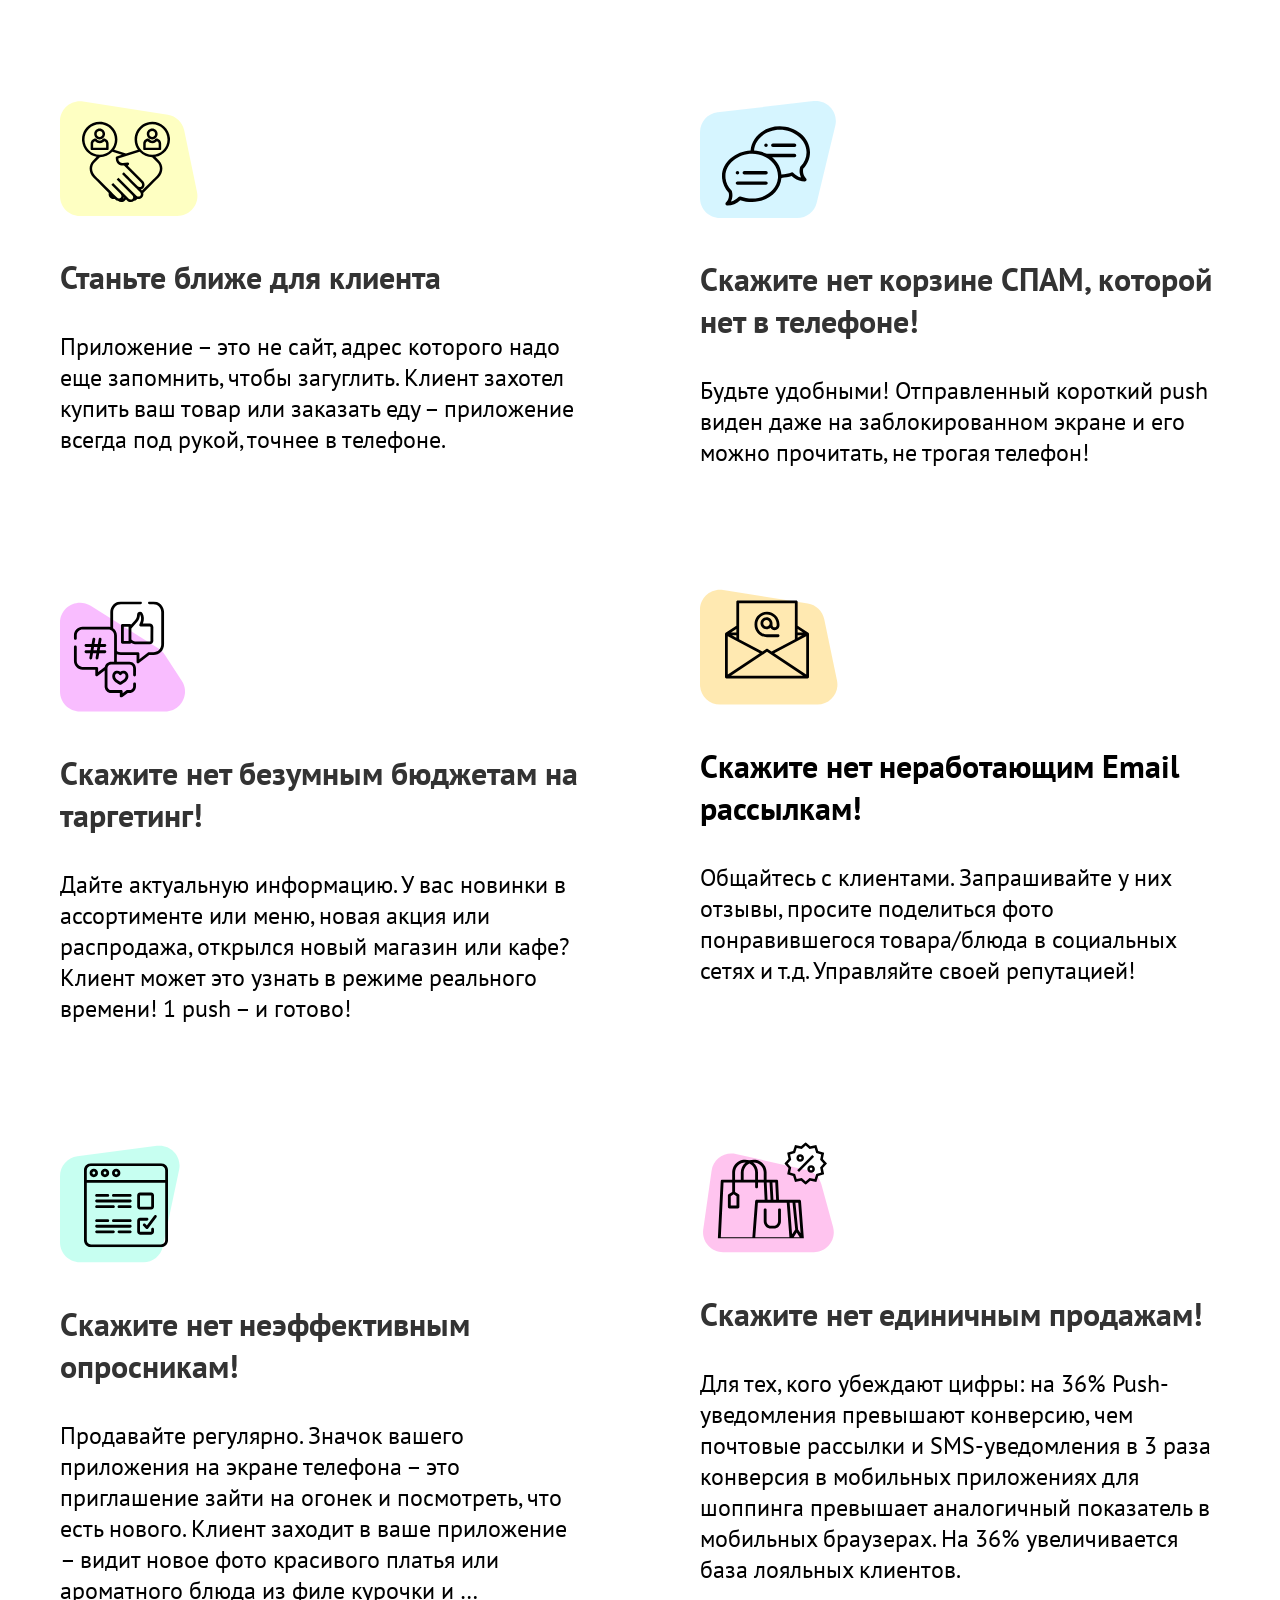
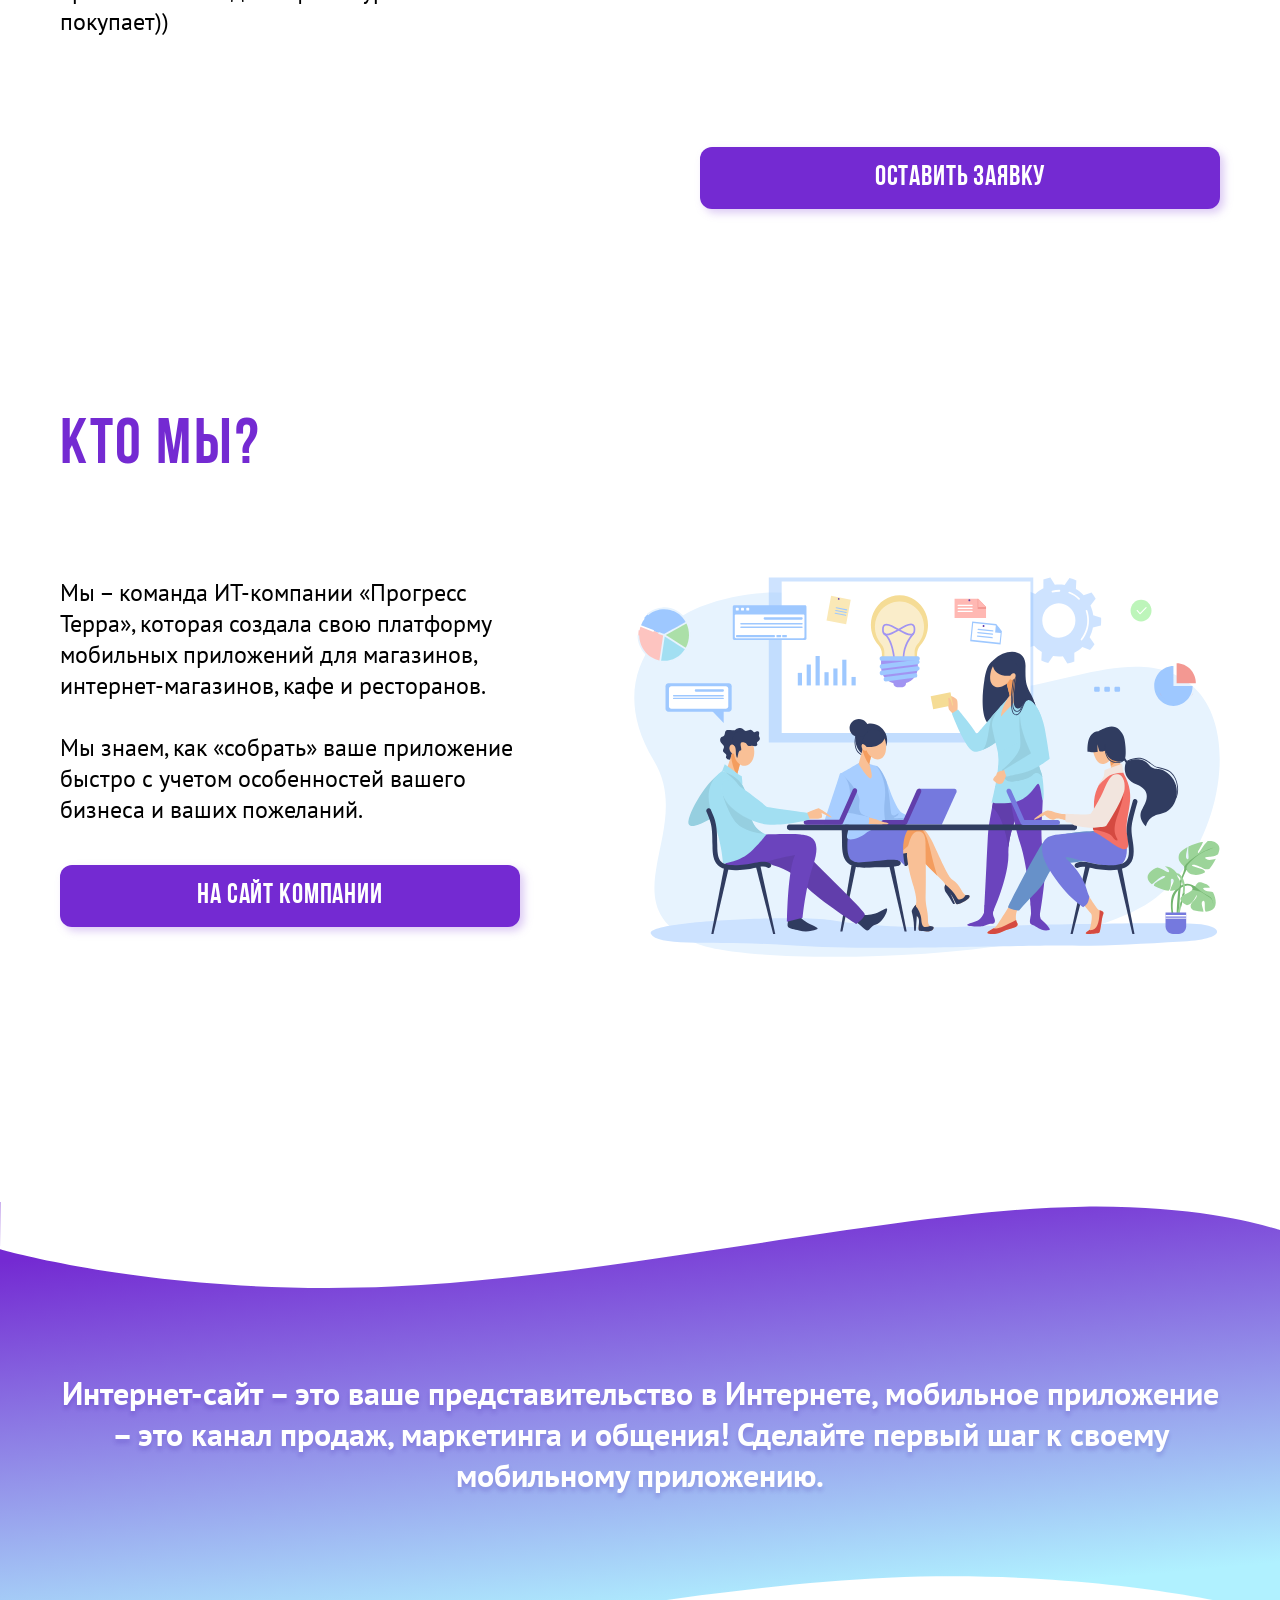
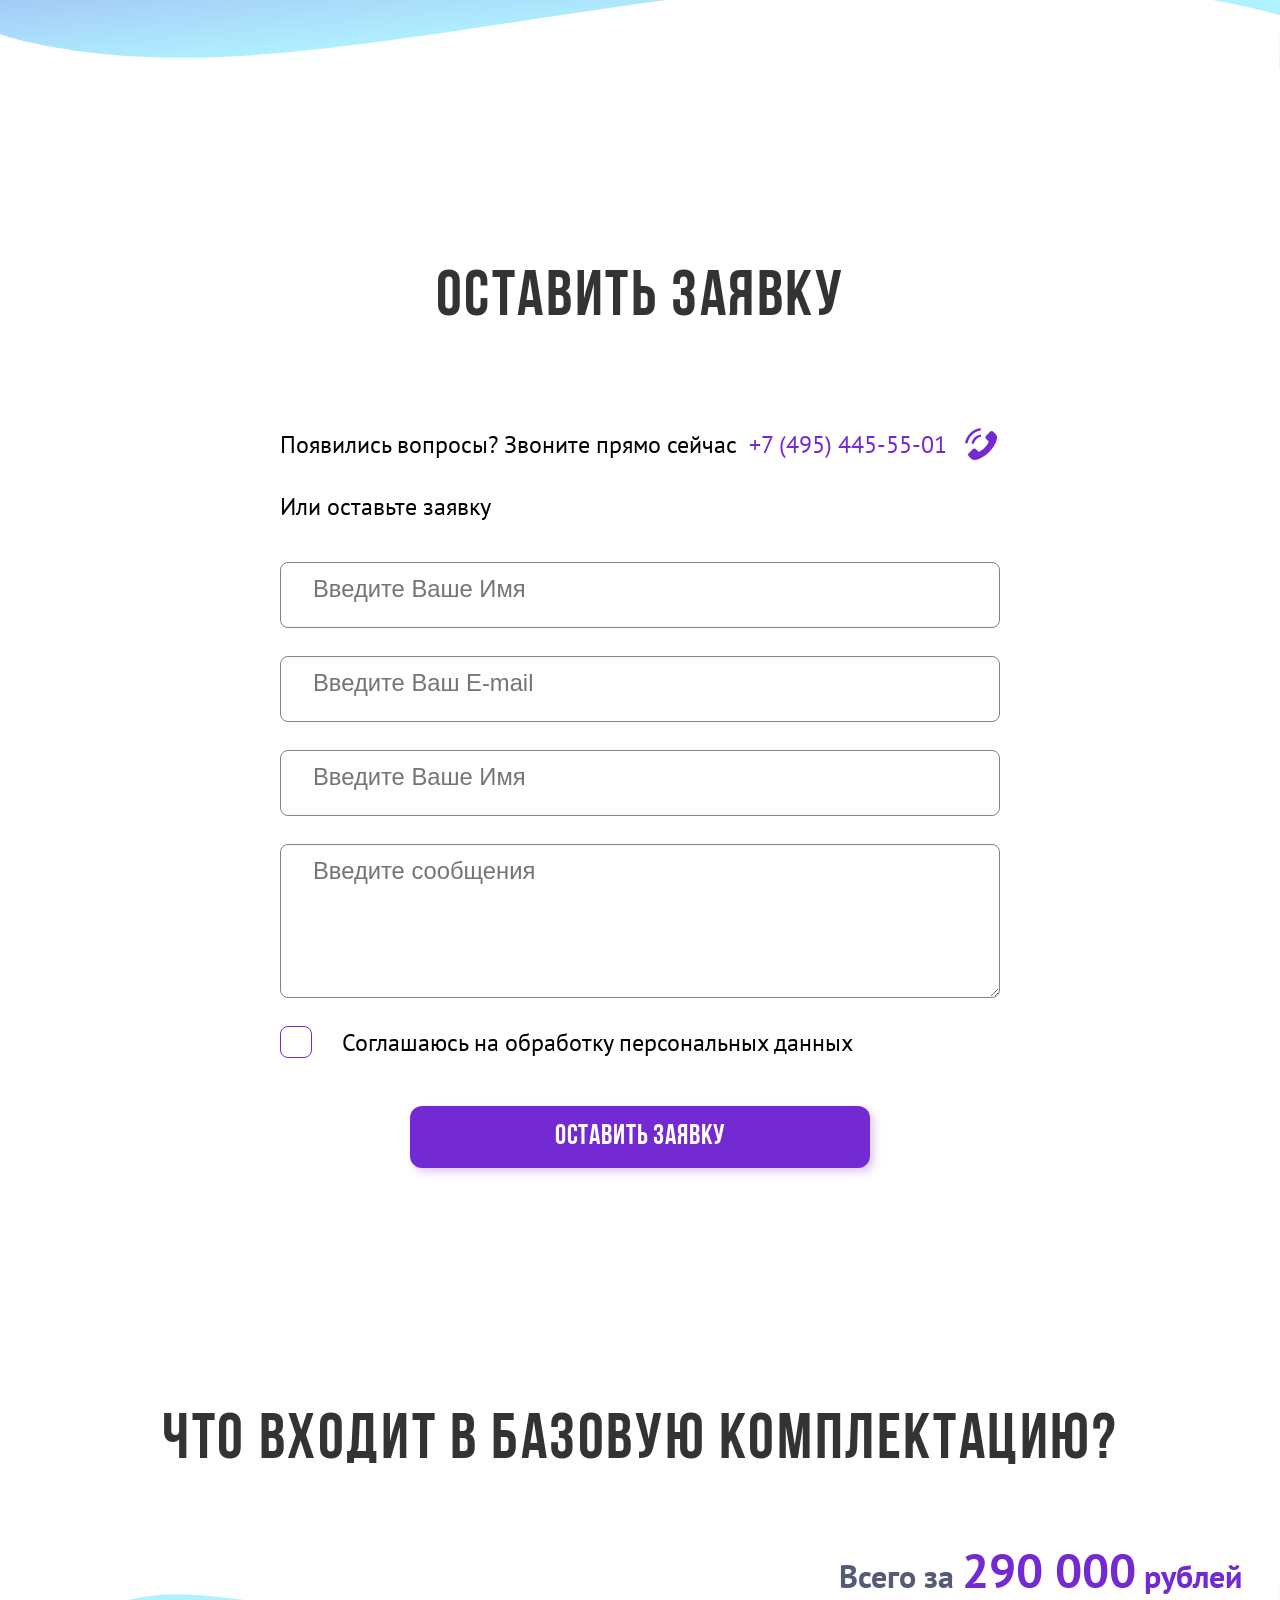
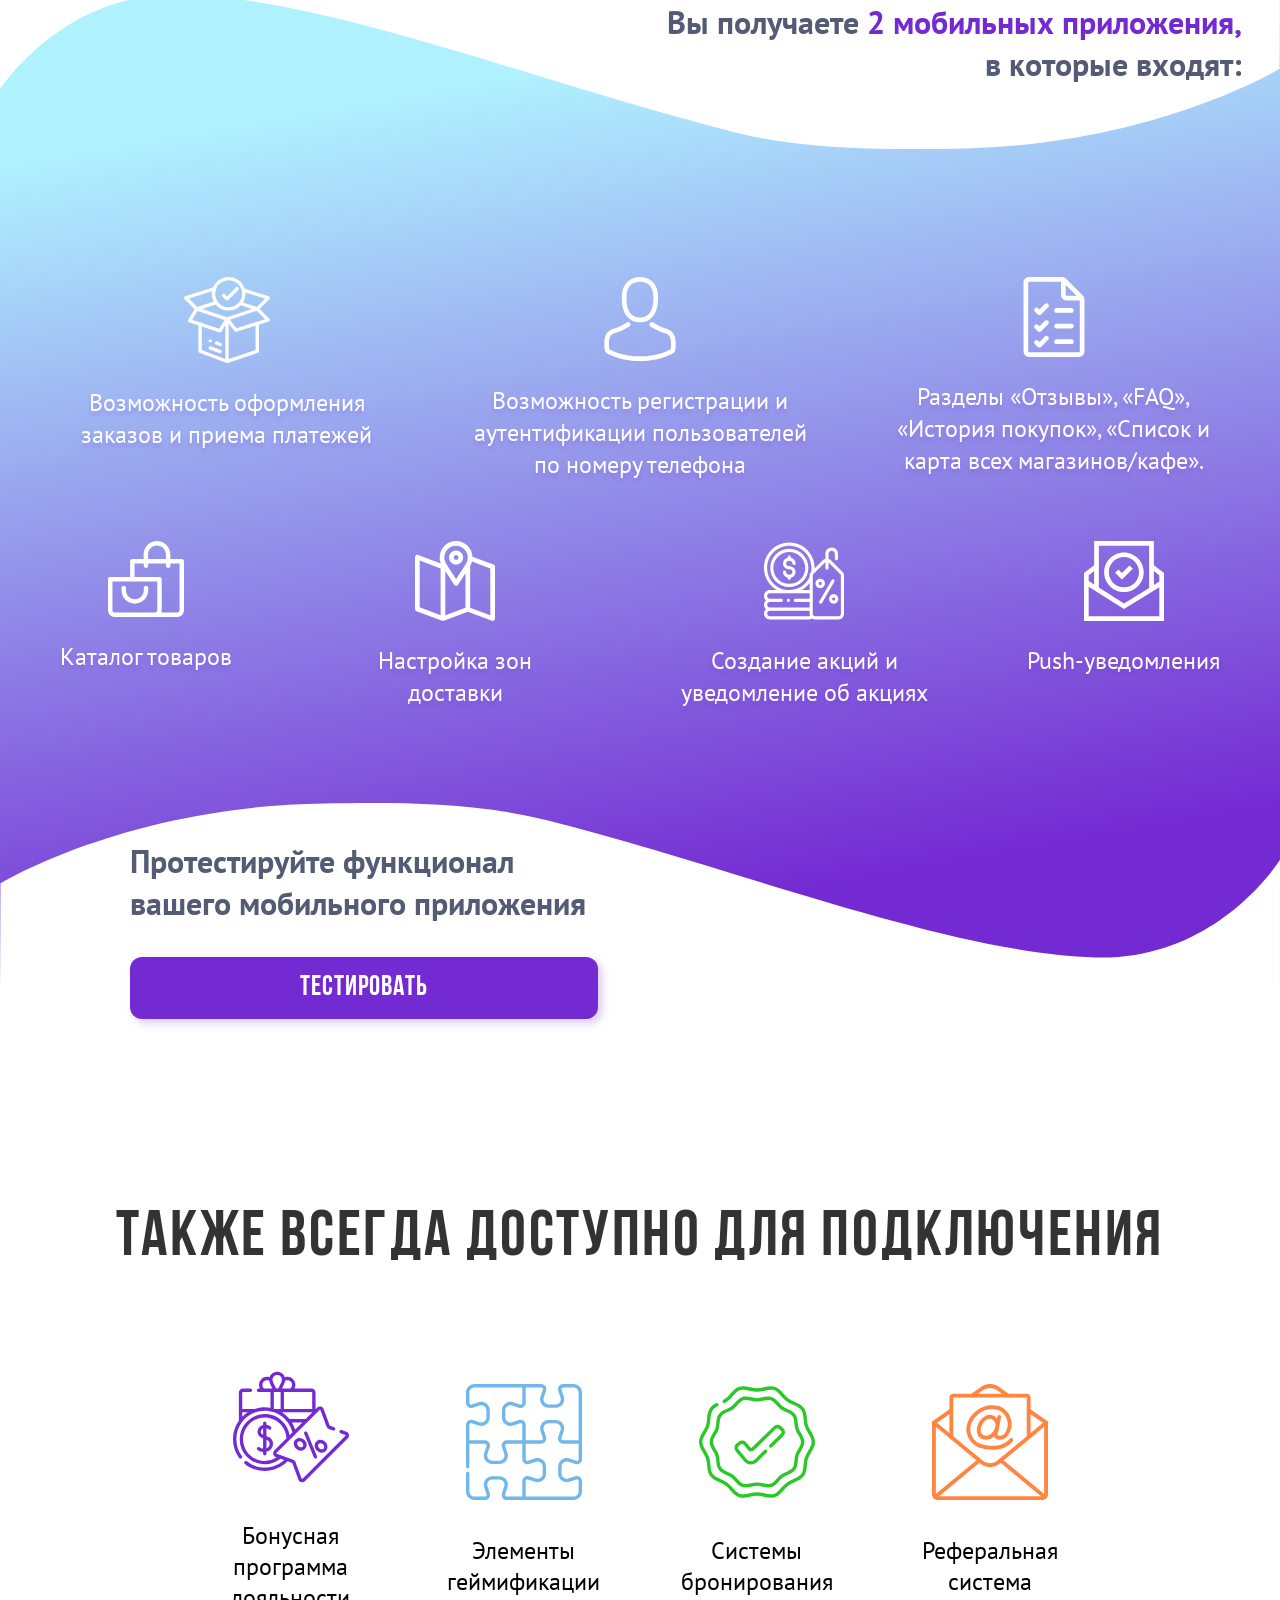
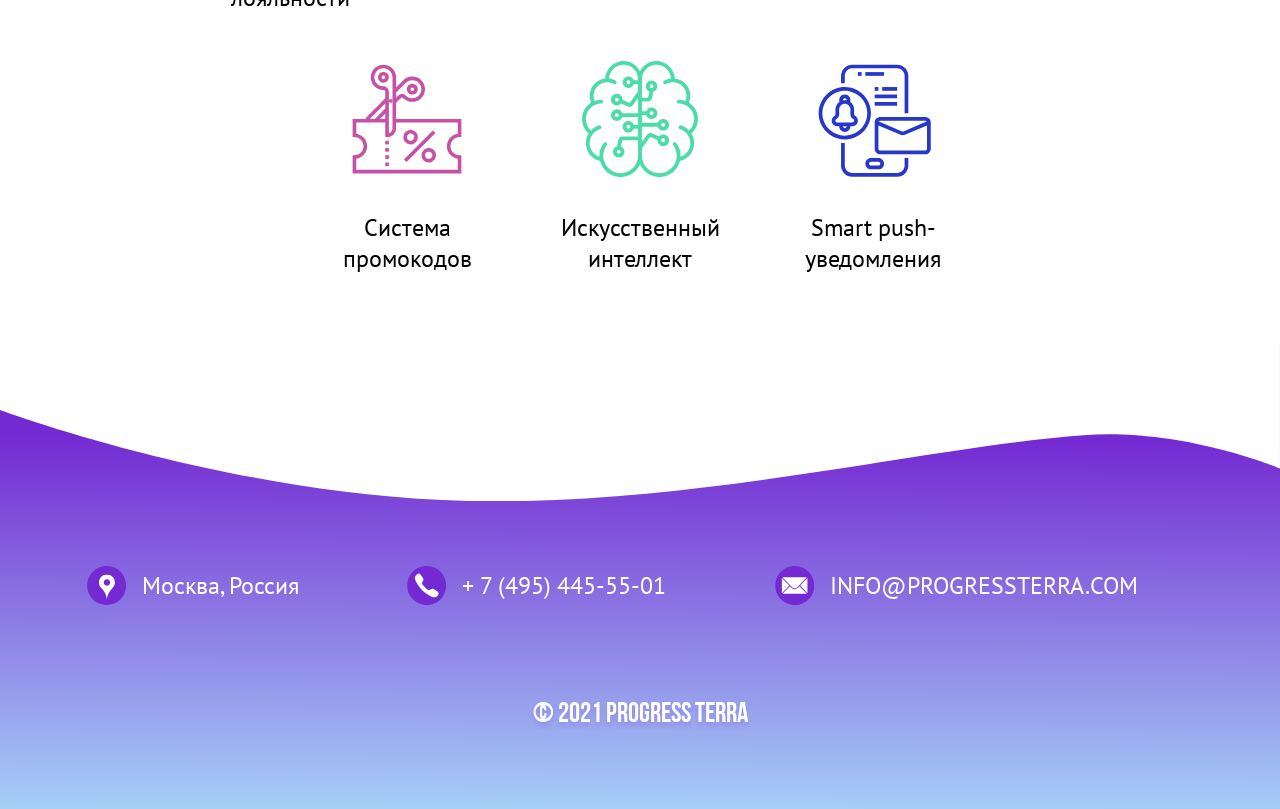
<file: templates/progressterra/index.html>
<!DOCTYPE html>
<html lang="ru">

<head>
    <meta charset="UTF-8">
    <meta name="viewport" content="width=device-width, initial-scale=1, user-scalable=0">
    <link rel="shortcut icon" href="favicon.png" type="image/png">

    <title>Progress Terra</title>
    <!-- Reset -->
    <link rel="stylesheet" href="css/reset.css">
    <!-- Standart -->
    <link rel="stylesheet" href="css/style.css">

    <!-- Adaptive -->
    <link rel="stylesheet" href="css/adaptive.css">

    <!-- Fonts -->
    <link rel="preconnect" href="https://fonts.gstatic.com">
    <link href="https://fonts.googleapis.com/css2?family=Bebas+Neue&family=PT+Sans:wght@400;700&display=swap"
        rel="stylesheet">

    <script src="js/jquery-3.5.1.min.js"></script>
    <script src="js/main.js"></script>
</head>

<body>

    <div class="background-main">
        <img style="z-index: 4;" class="background-main__right" src="img/right-decoration.svg" alt="">
        <img style="z-index: 4;" class="background-main__dotes" src="img/dotes-around.svg" alt="">
        <img style="z-index: 4;" class="background-main__dotes double-dotes-mobile" src="img/dotes-around.svg" alt="">
        <img style="z-index: 4;" class="background-main__dotes-left" src="img/dotes-around.svg" alt="">
        <img style="z-index: 4;" class="background-main__logo" src="img/logo.svg" alt="">

        <header>
            <div class="container">
                <div class="header-inner">
                    <div class="header-inner-round">

                    </div>
                    <div class="header__burger">
                        <span></span>
                    </div>
                    <nav class="header-nav">
                        <ul>
                            <li><a href="#">О нас</a></li>
                            <li><a href="#">Как это работает?</a></li>
                            <li><a href="#">Наши работы</a></li>
                        </ul>
                    </nav>
                </div>
            </div>
        </header>

        <section class="title-section">
            <div class="container">
                <div class="title-section__inner">
                    <div class="title-section__info">
                        <div>
                            <h1>
                                Мобильные приложения для бизнеса
                            </h1>
                            <div class="title-section__text">
                                Решение для тех, кто понимает, что смартфоны сегодня – это основной канал связи с
                                клиентами для многих брендов!
                                Google Play и AppStore — это площадки с миллионами пользователей по всему миру. Все
                                лидеры рынка уже там. А вы?
                            </div>
                        </div>

                        <a href="#" style="z-index: 5;" class="btn btn-white btn-title-mob">Оставить заявку</a>
                    </div>

                    <div class="title-section__decoration" style="z-index: 5;">

                        <div class="title-section__decoration-dotes">
                            <div>
                                <img src="img/dotes-decoration.svg" alt="">
                                <img src="img/dotes-decoration.svg" alt="">
                            </div>
                            <img src="img/dotes-decoration.svg" alt="">
                        </div>
                        <img class="phone-svg" src="img/phone-decoration.svg" alt="">
                    </div>
                </div>
            </div>
        </section>
        <div class="mobile-text">
            <h3>
                Всего за 1 месяц вы получите мобильные приложения для общения с вашими клиентами и роста продаж!
            </h3>
        </div>
        <svg class="svg__bottom" style="position: absolute; z-index: 1;" xmlns="http://www.w3.org/2000/svg"
            xmlns:xlink="http://www.w3.org/1999/xlink" viewBox="0 0 2880 600">
            <path fill-rule="evenodd" fill="rgb(255, 255, 255)"
                d="M3104.000,306.000 C3104.000,306.000 2489.262,-430.916 1068.000,385.000 C425.806,753.670 -32.000,464.000 -32.000,464.000 L-84.000,745.000 L3242.000,935.000 L3104.000,306.000 Z" />
        </svg>
    </div>


    <section class="our-answers">
        <div class="main-container">
            <div class="our-answers-inner">
                <div class="answer-cloud">
                    <div>
                        У меня же есть сайт!
                        Зачем мне приложение?
                    </div>


                    <img src="img/cloud-main.svg" alt="">


                </div>
                <div class="our-answers-block">
                    <div class="our-answers-row first-answer-row" style="margin-bottom: 0px;">
                        <div style="width: 520px;"></div>
                        <div style="width: 520px;">
                            <h2 class="our-answer-title">Наши 6 ответов</h2>
                        </div>

                    </div>

                    <div class="our-answers-row">
                        <div class="answer">
                            <div class="answer-header">
                                <img src="img/answer1.svg" alt="">
                                <h3 class="header-black">Станьте ближе для клиента</h3>
                            </div>

                            <div>
                                Приложение – это не сайт, адрес которого надо еще запомнить, чтобы загуглить. Клиент
                                захотел купить ваш товар или заказать еду – приложение всегда под рукой, точнее в
                                телефоне.
                            </div>
                        </div>
                        <div class="answer">
                            <div class="answer-header">
                                <img src="img/answer2.svg" alt="">
                                <h3 class="header-black">Скажите нет корзине СПАМ, которой нет в телефоне!</h3>
                            </div>
                            <div>
                                Будьте удобными! Отправленный короткий push виден даже на заблокированном экране и его
                                можно прочитать, не трогая телефон!
                            </div>
                        </div>
                    </div>
                    <div class="our-answers-row">
                        <div class="answer">
                            <div class="answer-header">
                                <img src="img/answer3.svg" alt="">
                                <h3 class="header-black">Скажите нет безумным бюджетам на таргетинг!</h3>
                            </div>
                            <div>
                                Дайте актуальную информацию. У вас новинки в ассортименте или меню, новая акция или
                                распродажа, открылся новый магазин или кафе? Клиент может это узнать в режиме реального
                                времени! 1 push – и готово!
                            </div>
                        </div>
                        <div class="answer">
                            <div class="answer-header">
                                <img src="img/answer4.svg" alt="">
                                <h3>Скажите нет неработающим Email рассылкам!</h3>
                            </div>
                            <div>
                                Общайтесь с клиентами. Запрашивайте у них отзывы, просите поделиться фото понравившегося
                                товара/блюда в социальных сетях и т.д. Управляйте своей репутацией!
                            </div>
                        </div>
                    </div>
                    <div class="our-answers-row">
                        <div class="answer">
                            <div class="answer-header">
                                <img src="img/answer5.svg" alt="">
                                <h3 class="header-black">Скажите нет неэффективным опросникам! </h3>
                            </div>
                            <div>
                                Продавайте регулярно. Значок вашего приложения на экране телефона – это приглашение
                                зайти на огонек и посмотреть, что есть нового. Клиент заходит в ваше приложение – видит
                                новое фото красивого платья или ароматного блюда из филе курочки и … покупает))
                            </div>
                        </div>
                        <div class="answer">
                            <div class="answer-header">
                                <img src="img/answer6.svg" alt="">
                                <h3 class="header-black">Скажите нет единичным продажам!</h3>
                            </div>
                            <div>
                                Для тех, кого убеждают цифры: на 36% Push-уведомления превышают конверсию, чем почтовые
                                рассылки и SMS-уведомления в 3 раза конверсия в мобильных приложениях для
                                шоппинга превышает аналогичный показатель в мобильных браузерах. На 36% увеличивается
                                база лояльных клиентов.
                            </div>
                        </div>
                    </div>

                </div>

                <div class="our-answers-row btn-row-answer">
                    <div class="answer"></div>
                    <div class="answer btn-answer">
                        <a href="#" class="btn">Оставить заявку</a>
                    </div>
                </div>
            </div>
        </div>
    </section>

    <section class="who-me">
        <div class="main-container">

            <div class="who-me__inner">
                <h2>
                    Кто мы?
                </h2>
                <div class="who-me__info">

                    <div class="who-me__block">

                        <div>
                            Мы – команда ИТ-компании «Прогресс Терра», которая создала свою платформу мобильных
                            приложений
                            для магазинов, интернет-магазинов, кафе и ресторанов.<br><br>

                            Мы знаем, как «собрать» ваше приложение быстро с учетом особенностей вашего бизнеса и ваших
                            пожеланий.
                        </div>
                        <a href="#" class="btn btn-who-me">На сайт компании</a>
                    </div>
                    <div class="who-me__img">
                        <img src="img/who-me.svg" alt="">
                    </div>
                </div>


            </div>
        </div>
    </section>
    <div class="webSite-about">
        <svg class="svg__up svg-up__wave-hidden" xmlns="http://www.w3.org/2000/svg"
            xmlns:xlink="http://www.w3.org/1999/xlink" viewBox="0 0 2882 217">
            <path fill-rule="evenodd" fill="rgb(255, 255, 255)"
                d="M2882.000,88.000 C2882.000,88.000 2515.631,-18.811 1999.000,4.000 C1495.973,26.210 847.930,177.973 444.000,184.000 C159.251,188.249 0.000,131.000 0.000,131.000 L0.000,216.000 L2881.000,217.000 L2882.000,88.000 Z" />
        </svg>
        <svg class="svg-up__relative svg-wave-mob" xmlns="http://www.w3.org/2000/svg"
            xmlns:xlink="http://www.w3.org/1999/xlink" viewBox="0 0 750 138">
            <path fill-rule="evenodd" fill="rgb(255, 255, 255)"
                d="M0.000,113.000 L0.000,0.000 L750.000,0.000 C750.000,0.000 714.961,2.503 659.000,16.000 C622.266,24.860 577.672,39.247 524.000,58.000 C445.720,85.352 338.260,119.305 254.000,132.000 C122.525,151.809 0.000,113.000 0.000,113.000 Z" />
        </svg>
        <div class="main-container">
            <div class="webSite-about__inner">
                Интернет-сайт – это ваше представительство в Интернете, мобильное приложение – это канал продаж,
                маркетинга и общения!
                Сделайте первый шаг к своему мобильному приложению.
            </div>
        </div>
        <svg class="svg__bottom svg-up__wave-hidden" xmlns="http://www.w3.org/2000/svg"
            xmlns:xlink="http://www.w3.org/1999/xlink" viewBox="0 0 2882 217">
            <path fill-rule="evenodd" fill="rgb(255, 255, 255)"
                d="M2882.000,88.000 C2882.000,88.000 2515.631,-18.811 1999.000,4.000 C1495.973,26.210 847.930,177.973 444.000,184.000 C159.251,188.249 0.000,131.000 0.000,131.000 L0.000,216.000 L2881.000,217.000 L2882.000,88.000 Z" />
        </svg>
        <svg class="svg__bottom svg-wave-mob" xmlns="http://www.w3.org/2000/svg"
            xmlns:xlink="http://www.w3.org/1999/xlink" viewBox="0 0 750 130">
            <path fill-rule="evenodd" fill="rgb(255, 255, 255)"
                d="M750.000,24.692 L750.000,138.000 L0.000,138.000 C0.000,138.000 35.039,135.490 91.000,121.956 C127.734,113.073 172.328,98.646 226.000,79.842 C304.280,52.416 411.740,18.370 496.000,5.640 C627.475,-14.223 750.000,24.692 750.000,24.692 Z" />
        </svg>
    </div>

    <section class="contact">
        <div class="contact-inner">
            <div class="contact-block">
                <h2 class="header-black header-center">
                    Оставить заявку
                </h2>
                <div class="contact-block__text">
                    Появились вопросы? Звоните прямо сейчас<a href="#">+7 (495) 445-55-01</a>
                    <br>
                    <br>
                    Или оставьте заявку
                </div>
                <form>
                    <input type="text" placeholder="Введите Ваше Имя">
                    <input type="text" placeholder="Введите Ваш E-mail">
                    <input type="text" placeholder="Введите Ваше Имя">
                    <textarea placeholder="Введите сообщения"></textarea>

                    <div class="checkbox-div">
                        <input type="checkbox" id="myAgree-form">

                        <label for="myAgree-form">Соглашаюсь на обработку персональныx данных </label>
                    </div>

                    <button class="btn btn-contact" type="submit">Оставить заявку</button>
                </form>
            </div>
        </div>
    </section>
    <section class="base-collection">

        <h2 class="header-black header-center">Что входит в базовую комплектацию?</h2>
        <div class="base-collection-background">
            <svg class="svg__up svg-up__wave-hidden" xmlns="http://www.w3.org/2000/svg"
                xmlns:xlink="http://www.w3.org/1999/xlink" viewBox="0 0 2880 421">
                <path fill-rule="evenodd" fill="rgb(255, 255, 255)"
                    d="M1.000,181.000 C1.000,181.000 286.345,6.719 732.000,1.000 C877.322,-0.865 1062.919,-3.803 1228.000,38.000 C1667.033,149.174 2136.749,337.977 2468.000,348.000 C2743.332,356.331 2884.000,128.000 2884.000,128.000 L2884.000,421.000 L-0.000,421.000 L1.000,181.000 Z" />
            </svg>
            <svg class="svg-up__relative svg-wave-mob" xmlns="http://www.w3.org/2000/svg"
                xmlns:xlink="http://www.w3.org/1999/xlink" viewBox="0 0 750 234">
                <path fill-rule="evenodd" fill="rgb(255, 255, 255)"
                    d="M0.000,71.000 L0.000,0.000 L750.000,0.000 C750.000,0.000 701.313,-0.039 654.000,65.000 C600.003,139.227 501.867,223.073 397.000,233.000 C313.737,240.882 166.102,158.137 88.000,108.000 C12.426,59.486 0.000,71.000 0.000,71.000 Z" />
            </svg>
            <div class="main-container">
                <div class="base-collection__inner">
                    <div class="base-collection__adv__block">
                        <h3 class="header-black base-collection__text bc-header">
                            Всего за <span><span class="main-number">290 000</span> рублей</span><br>
                            Вы получаете <span>2 мобильных приложения,</span><br> в которые входят:
                        </h3>
                    </div>
                    <div class="base-collection__flexbox">
                        <div class="collect">
                            <img src="img/base-collection/package1.svg" alt="">
                            <div>
                                Возможность оформления заказов и приема платежей
                            </div>
                        </div>
                        <div class="collect">
                            <img src="img/base-collection/avatar.svg" alt="">
                            <div>
                                Возможность регистрации и аутентификации пользователей по номеру телефона
                            </div>
                        </div>
                        <div class="collect">
                            <img src="img/base-collection/list.svg" alt="">
                            <div>
                                Разделы «Отзывы», «FAQ», «История покупок», «Список и карта всех магазинов/кафе».
                            </div>
                        </div>

                        <div class="collect">
                            <img src="img/base-collection/shopping-bag.svg" alt="">
                            <div>
                                Каталог товаров
                            </div>
                        </div>
                        <div class="collect">
                            <img src="img/base-collection/map.svg" alt="">
                            <div>
                                Настройка зон доставки
                            </div>
                        </div>
                        <div class="collect">
                            <img src="img/base-collection/money.svg" alt="">
                            <div>
                                Создание акций и уведомление об акциях
                            </div>
                        </div>
                        <div class="collect">
                            <img src="img/base-collection/success.svg" alt="">
                            <div>
                                Push-уведомления
                            </div>
                        </div>
                    </div>
                    <div class="testing__block">
                        <h3 class="header-black bc-header">Протестируйте функционал вашего мобильного приложения</h3>
                        <a href="#" class="btn">Тестировать</a>
                    </div>
                </div>
            </div>
            <svg class="svg__bottom svg-up__wave-hidden" xmlns="http://www.w3.org/2000/svg"
                xmlns:xlink="http://www.w3.org/1999/xlink" viewBox="0 0 2884 421">
                <path fill-rule="evenodd" fill="rgb(255, 255, 255)"
                    d="M1.000,181.000 C1.000,181.000 286.345,6.719 732.000,1.000 C877.322,-0.865 1062.919,-3.803 1228.000,38.000 C1667.033,149.174 2136.749,337.977 2468.000,348.000 C2743.332,356.331 2884.000,128.000 2884.000,128.000 L2884.000,421.000 L-0.000,421.000 L1.000,181.000 Z" />
            </svg>
            <svg class="svg__bottom svg-wave-mob" xmlns="http://www.w3.org/2000/svg"
                xmlns:xlink="http://www.w3.org/1999/xlink" viewBox="0 0 750 60">
                <path fill-rule="evenodd" fill="rgb(255, 255, 255)"
                    d="M0.000,14.000 L0.000,60.000 L750.000,60.000 L750.000,0.000 C750.000,0.000 735.440,28.061 701.000,41.000 C663.720,55.006 598.613,45.011 534.000,28.000 C490.321,16.500 436.127,11.616 381.000,6.000 C345.488,2.382 305.966,8.619 275.000,11.000 C211.670,15.869 143.611,58.149 98.000,59.000 C39.954,60.084 0.000,14.000 0.000,14.000 Z" />
            </svg>
        </div>

    </section>
    <section class="also-avaible">
        <div class="main-container">
            <div class="also-avaible__inner">
                <h2 class="header-black header-center">
                    Также всегда доступно для подключения
                </h2>
                <div class="also-avaible__flexbox">

                    <div class="avaible-item">
                        <img src="img/avaible-items/bonus.svg" alt="">
                        <div>
                            Бонусная программа лояльности
                        </div>
                    </div>
                    <div class="avaible-item">
                        <img src="img/avaible-items/puzzle.svg" alt="">
                        <div>
                            Элементы геймификации
                        </div>
                    </div>
                    <div class="break"></div>

                    <div class="avaible-item">
                        <img src="img/avaible-items/ok.svg" alt="">
                        <div>
                            Системы бронирования
                        </div>
                    </div>
                    <div class="avaible-item">
                        <img src="img/avaible-items/mail.svg" alt="">
                        <div>
                            Реферальная система
                        </div>
                    </div>


                    <div class="avaible-item">
                        <img src="img/avaible-items/promotion.svg" alt="">
                        <div>
                            Система промокодов
                        </div>
                    </div>
                    <div class="break"></div>
                    <div class="avaible-item">
                        <img src="img/avaible-items/II.svg" alt="">
                        <div>
                            Искусственный интеллект
                        </div>
                    </div>
                    <div class="avaible-item">
                        <img src="img/avaible-items/push-phone.svg" alt="">
                        <div>
                            Smart push-уведомления
                        </div>
                    </div>
                    <div class="avaible-item item-for-mobile">
                    </div>

                </div>
            </div>
        </div>
    </section>

    <footer>
        <svg class="svg-up__relative svg-up__wave-hidden" style="margin-bottom: 64px;"
            xmlns="http://www.w3.org/2000/svg" xmlns:xlink="http://www.w3.org/1999/xlink" viewBox="0 0 2880 370">
            <path fill-rule="evenodd" fill="rgb(255, 255, 255)"
                d="M-0.000,164.000 L-0.000,-0.000 L2880.000,-0.000 L2880.000,296.000 C2880.000,296.000 2663.861,204.202 2438.000,221.000 C2064.538,248.775 1520.298,391.030 996.000,367.000 C480.347,343.366 -0.000,164.000 -0.000,164.000 Z" />
        </svg>
        <svg class="svg-up__relative svg-wave-mob" xmlns="http://www.w3.org/2000/svg"
            xmlns:xlink="http://www.w3.org/1999/xlink" style="margin-bottom: 30px;" viewBox="0 0 750 161">
            <path fill-rule="evenodd" fill="rgb(255, 255, 255)"
                d="M0.000,102.000 C0.000,102.000 94.922,163.945 247.000,158.000 C373.109,153.070 517.089,56.469 620.000,30.000 C702.887,8.681 750.000,53.000 750.000,53.000 L750.000,-0.000 L0.000,-0.000 L0.000,102.000 Z" />
        </svg>
        <img class="background-main__logo footer-logo" src="img/logo.svg" alt="">
        <div class="main-container">
            <div class="footer__contact-us">
                <div class="footer-map">
                    Москва, Россия
                </div>
                <div class="footer-phone">
                    + 7 (495) 445-55-01
                </div>
                <div class="footer-mail">
                    INFO@PROGRESSTERRA.COM
                </div>
            </div>
            <div class="footer_c">
                © 2021 Progress Terra
            </div>
        </div>
    </footer>
</body>

</html>
</file>
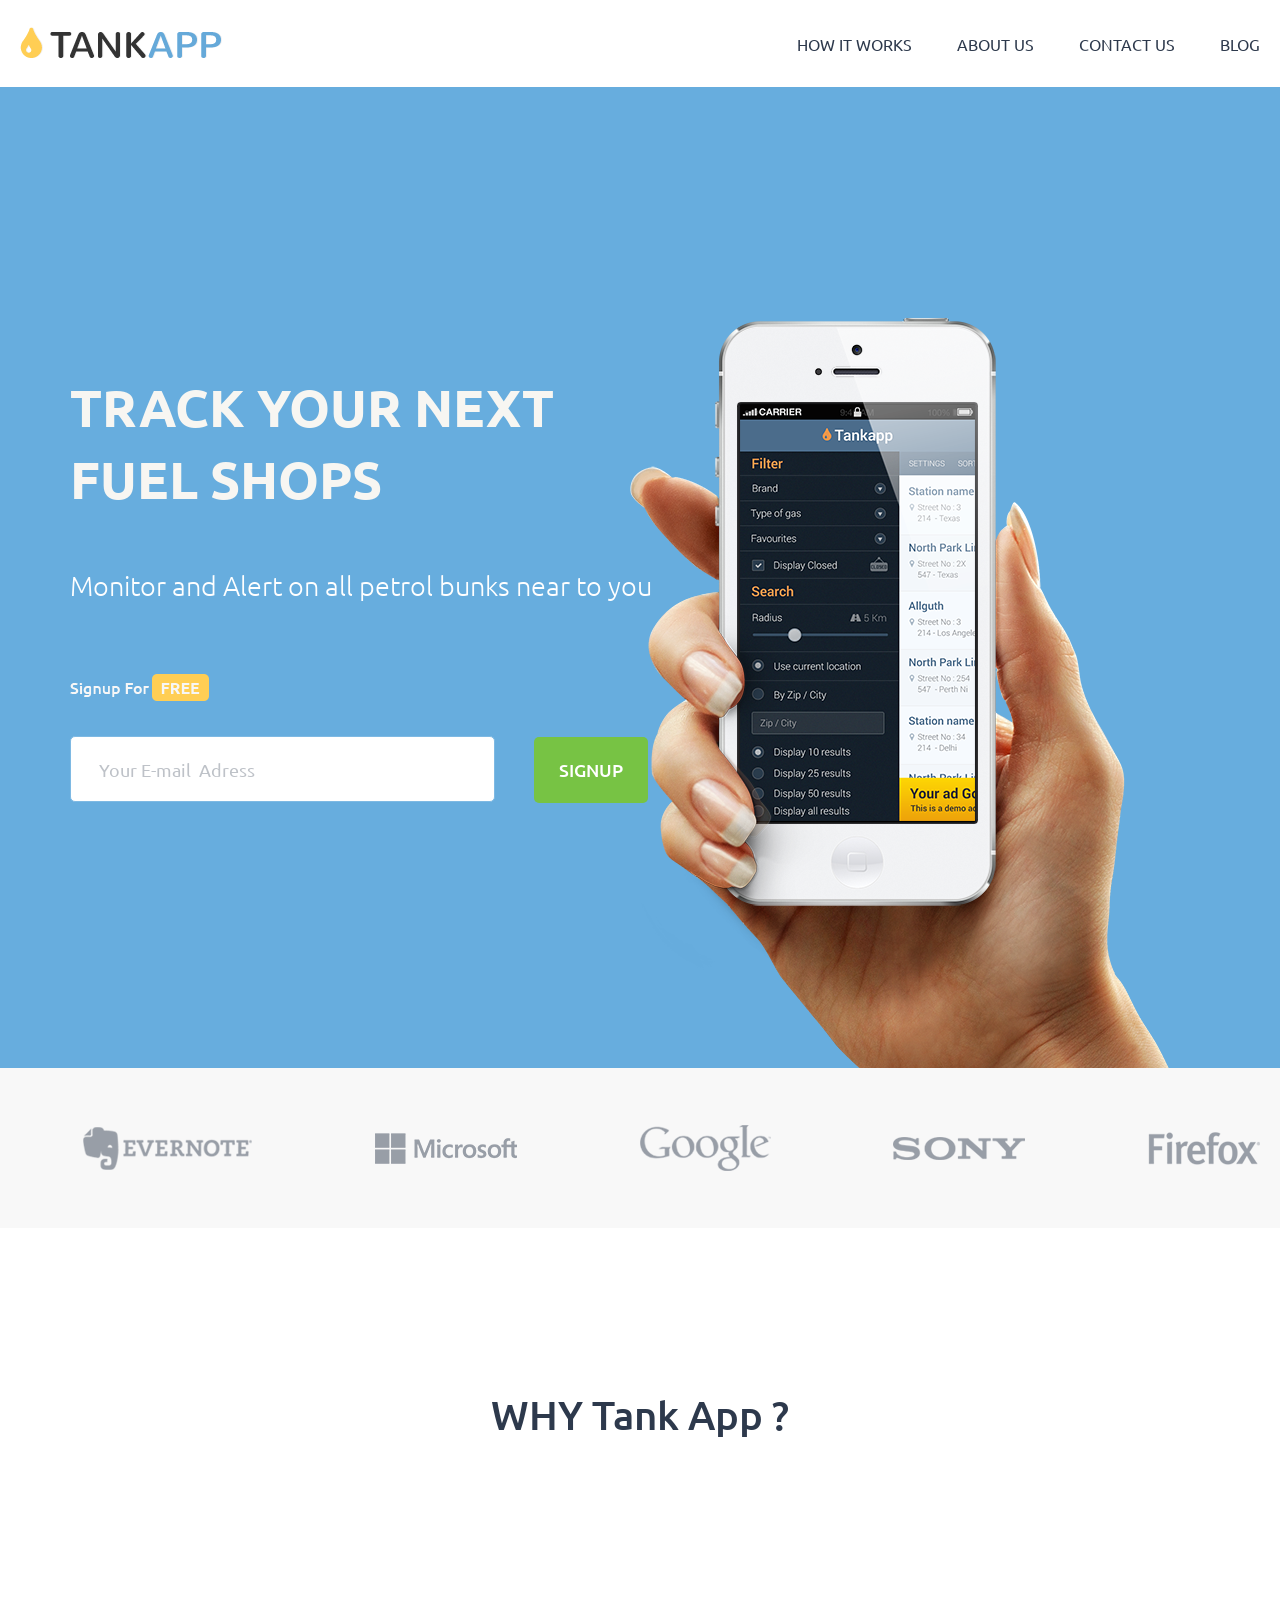
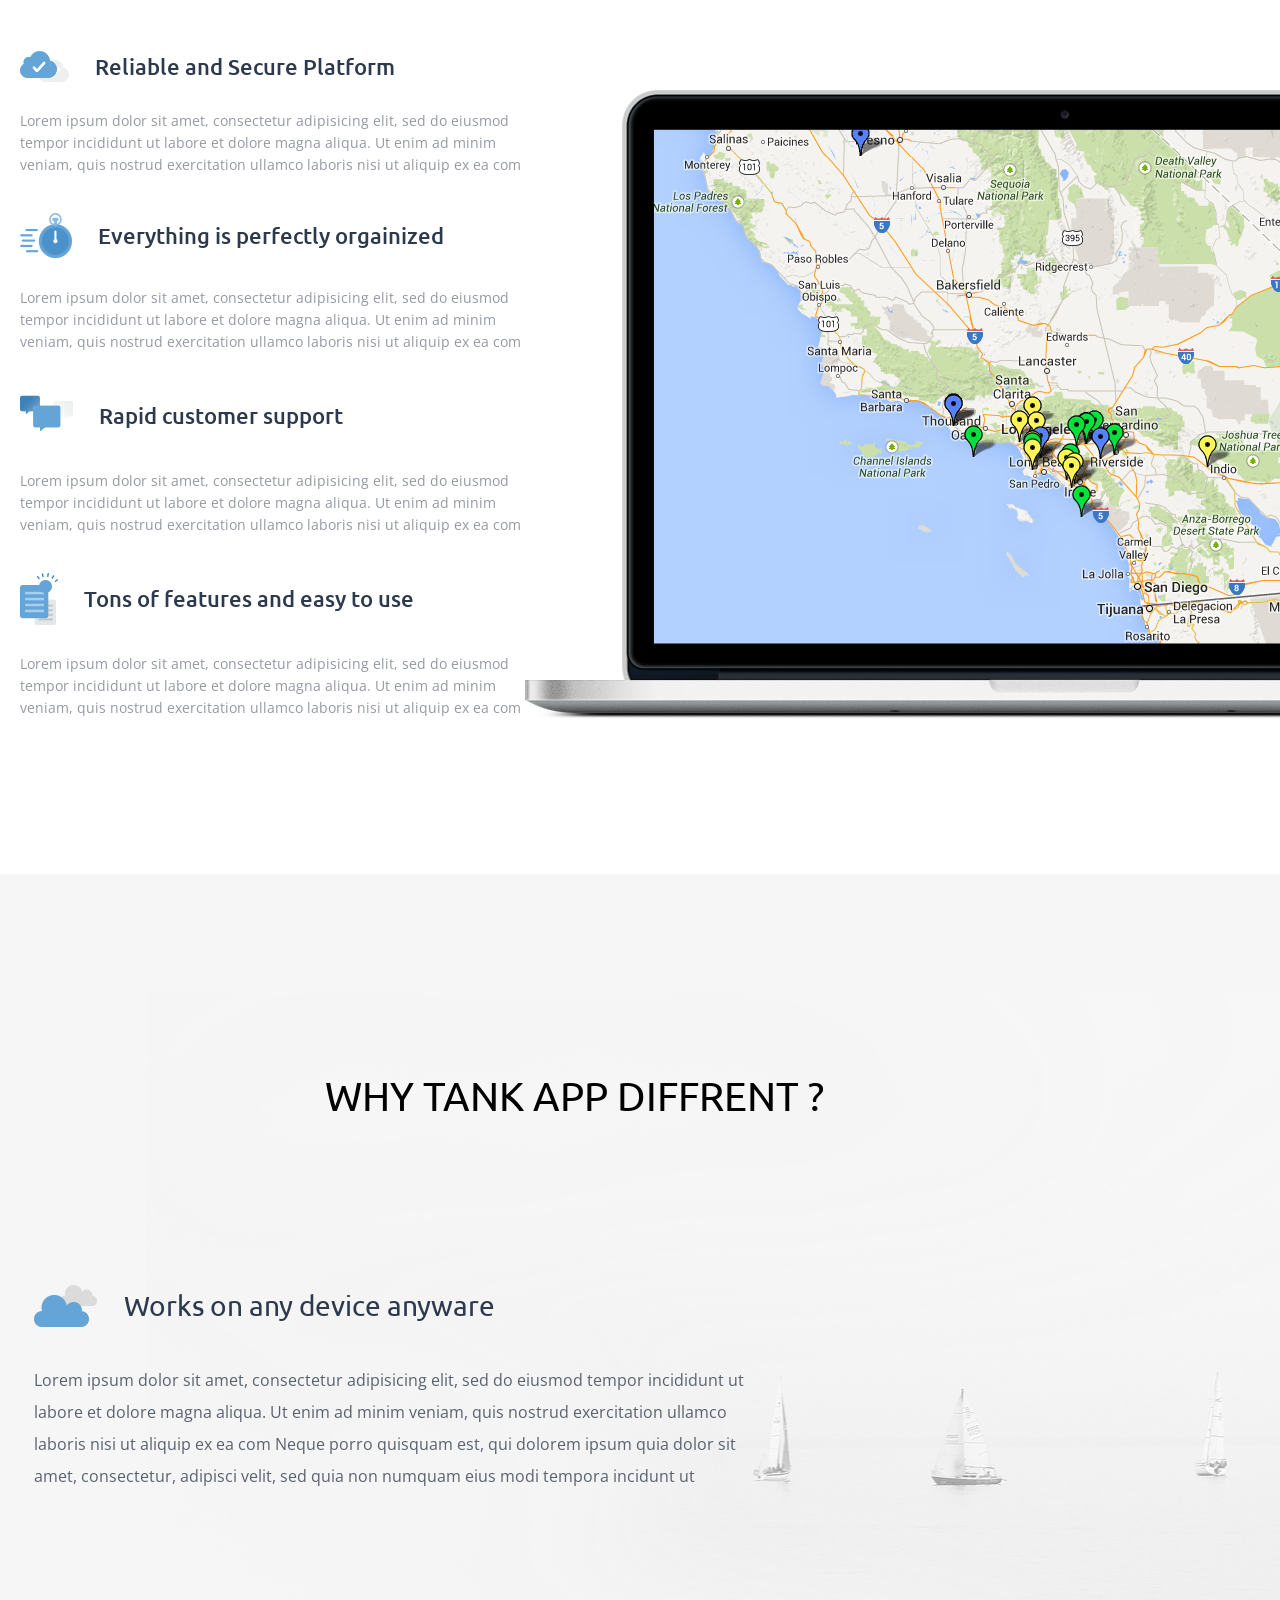
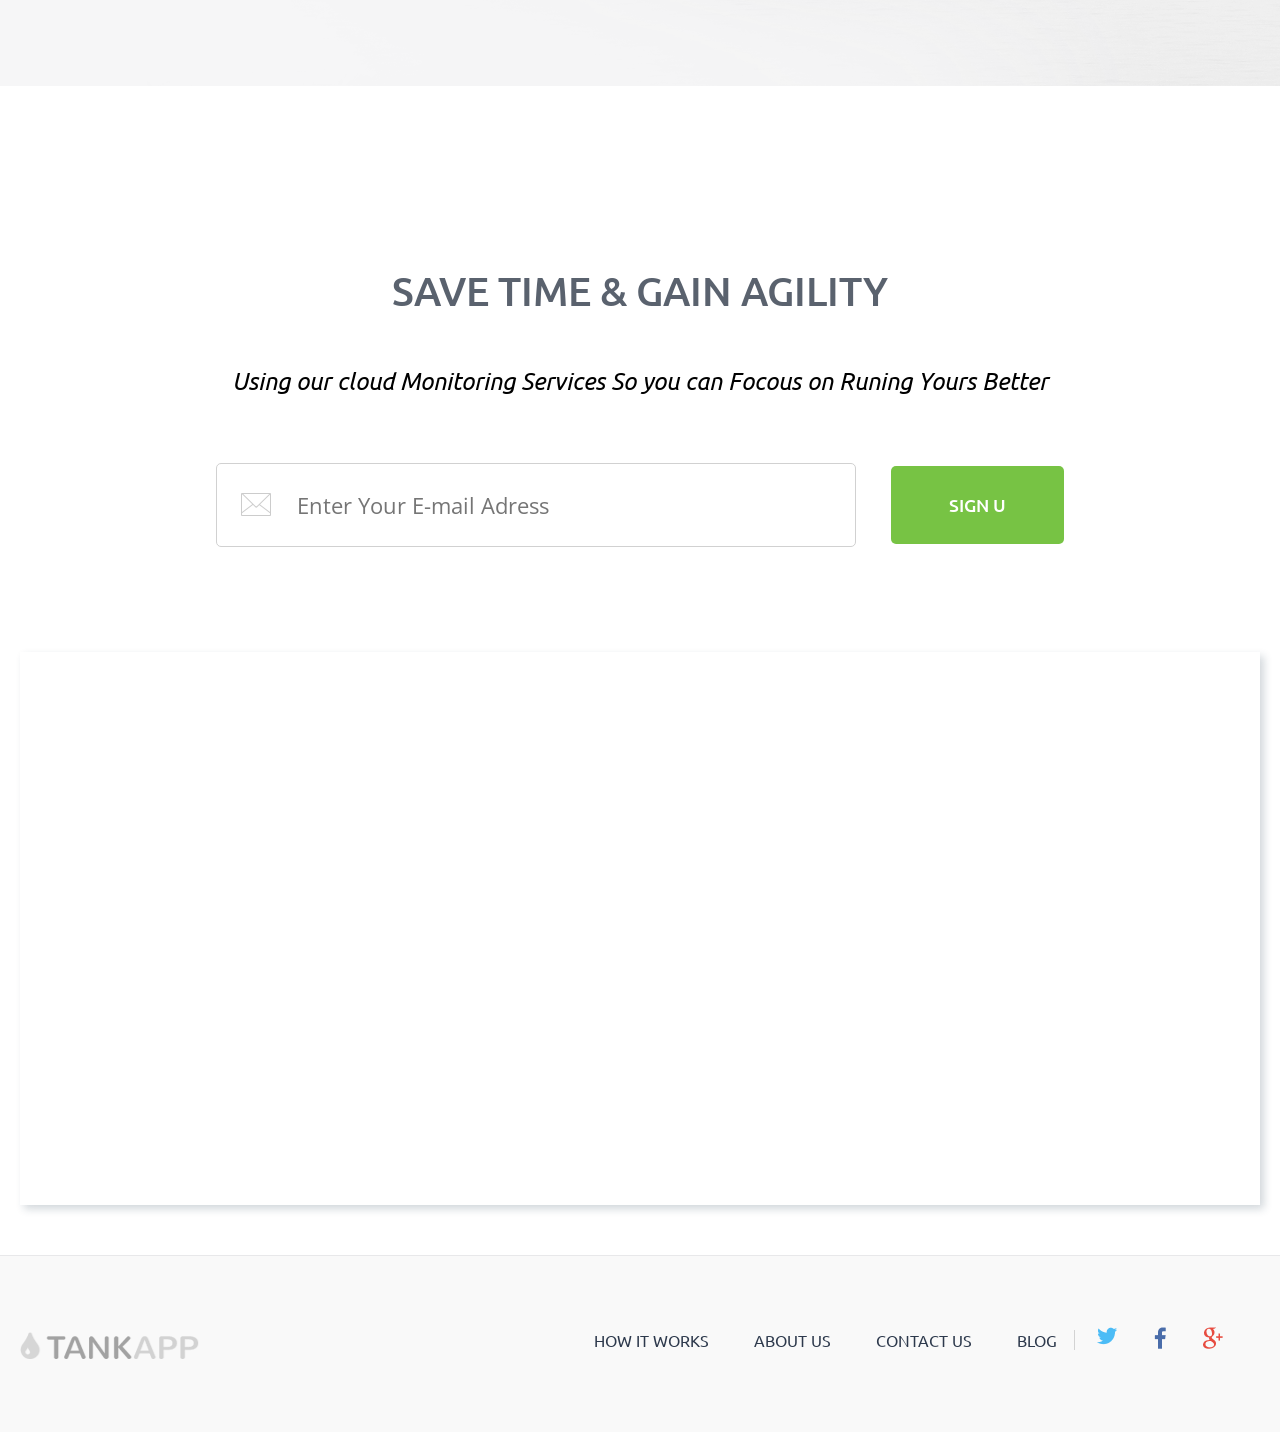
<file: templates/tankapp/index.html>
<!DOCTYPE html>
<html lang="zxx">

<head>
    <title>Tank App</title>
    <meta charset="UTF-8">
    <meta name="viewport" content="width=device-width, initial-scale=1.0">
    <!-- CSS -->
    <link rel="stylesheer" href="css/reset.css">
    <link rel="stylesheet" href="css/style.css">

    <!-- Fonts -->
    <link rel="preconnect" href="https://fonts.gstatic.com">
    <!-- Ubuntu -->
    <link href="https://fonts.googleapis.com/css2?family=Ubuntu:wght@300;400;500;700&display=swap" rel="stylesheet">
    <!-- Open Sans -->
    <link href="https://fonts.googleapis.com/css2?family=Open+Sans:wght@300;400&display=swap" rel="stylesheet">


    <!-- Scripts -->
    <script src="js/jquery-3.5.1.min.js"></script>
    <script src="js/main.js"></script>
    <script type="text/javascript" src="https://vk.com/js/api/openapi.js?168"></script>
</head>

<body>
    <header class="header">
        <div class="container">
            <div class="header-inner">
                <div class="logotype-img">
                    <img src="images/logo.png" alt="">
                </div>
                <div class="menu">
                    <ul class="menu-list">
                        <li>
                            <a href="#">How it works</a>
                        </li>
                        <li>
                            <a href="#">About Us</a>
                        </li>
                        <li>
                            <a href="#">Contact Us</a>
                        </li>
                        <li>
                            <a href="#">Blog</a>
                        </li>
                    </ul>
                </div>
            </div>
        </div>
    </header>

    <section class="signUp">
        <div class="container">
            <div class="signUp-inner">
                <div class="signUp-info">
                    <h1 class="signUp__title">
                        Track your next
                        fuel shops
                    </h1>

                    <div class="signUp__descpr">
                        Monitor and Alert on all petrol bunks near to you
                    </div>

                    <div class="signUpfree__Img">
                        <img src="images/Sign-up.png" alt="">
                    </div>

                    <div class="signUp__form">
                        <form>
                            <input id="input-email" type="text" placeholder="Your E-mail  Adress">
                            <button type="button" class="SignUp-btn">SignUp</button>
                        </form>
                    </div>
                    <div class="signUp-error">
                        Ошибка!
                    </div>
                </div>
            </div>
        </div>
    </section>

    <div class="partners">
        <div class="container">
            <div class="partners-inner">
                <div class="partners-item">
                    <img src="images/Partner-1.png" alt="">
                </div>
                <div class="partners-item">
                    <img src="images/Partner-2.png" alt="">
                </div>
                <div class="partners-item">
                    <img src="images/Partner-3.png" alt="">
                </div>
                <div class="partners-item">
                    <img src="images/Partner-4.png" alt="">
                </div>
                <div class="partners-item">
                    <img src="images/Partner-5.png" alt="">
                </div>
            </div>
        </div>
    </div>

    <section class="whyTank">
        <div class="container">
            <div class="whyTank-inner">
                <h2 class="content-title">
                    WHY Tank App ?
                </h2>
                <div class="whyTank-items">

                    <div class="whyTank-item">
                        <div class="whyTank-item__title">
                            <img src="images/icon-1.png" alt="">
                            Reliable and Secure Platform
                        </div>
                        <div class="whyTank-item__descr">
                            Lorem ipsum dolor sit amet, consectetur adipisicing elit, sed do eiusmod tempor incididunt
                            ut labore et dolore magna aliqua. Ut enim ad minim veniam, quis nostrud exercitation ullamco
                            laboris nisi ut aliquip ex ea com
                        </div>
                    </div>
                    <div class="whyTank-item">
                        <div class="whyTank-item__title">
                            <img src="images/icon-2.png" alt="">
                            Everything is perfectly orgainized
                        </div>
                        <div class="whyTank-item__descr">
                            Lorem ipsum dolor sit amet, consectetur adipisicing elit, sed do eiusmod tempor incididunt
                            ut labore et dolore magna aliqua. Ut enim ad minim veniam, quis nostrud exercitation ullamco
                            laboris nisi ut aliquip ex ea com
                        </div>
                    </div>
                    <div class="whyTank-item">
                        <div class="whyTank-item__title">
                            <img src="images/icon-3.png" alt="">
                            Rapid customer support
                        </div>
                        <div class="whyTank-item__descr">
                            Lorem ipsum dolor sit amet, consectetur adipisicing elit, sed do eiusmod tempor incididunt
                            ut labore et dolore magna aliqua. Ut enim ad minim veniam, quis nostrud exercitation ullamco
                            laboris nisi ut aliquip ex ea com
                        </div>
                    </div>
                    <div class="whyTank-item">
                        <div class="whyTank-item__title">
                            <img src="images/icon-4.png" alt="">
                            Tons of features and easy to use
                        </div>
                        <div class="whyTank-item__descr">
                            Lorem ipsum dolor sit amet, consectetur adipisicing elit, sed do eiusmod tempor incididunt
                            ut labore et dolore magna aliqua. Ut enim ad minim veniam, quis nostrud exercitation ullamco
                            laboris nisi ut aliquip ex ea com
                        </div>
                    </div>

                </div>
            </div>
        </div>
    </section>

    <section class="whyDifferent">
        <div class="container">
            <div class="whyDifferent-inner">
                <h2 class="whyDifferent-title">
                    WHY TANK APP DIFFRENT ?
                </h2>

                <div class="whyDifferent-info">
                    <div class="whyDifferent-info__title">
                        <img src="images/icon-5.png" alt="">
                        Works on any device anyware
                    </div>
                    <div class="whyDifferent-info__descpr">
                        Lorem ipsum dolor sit amet, consectetur adipisicing elit, sed do eiusmod tempor incididunt ut
                        labore et dolore magna aliqua. Ut enim ad minim veniam, quis nostrud exercitation ullamco
                        laboris nisi ut aliquip ex ea com Neque porro quisquam est, qui dolorem ipsum quia dolor sit
                        amet, consectetur, adipisci velit, sed quia non numquam eius modi tempora incidunt ut
                    </div>
                </div>
            </div>
        </div>
    </section>

    <section class="saveTime">
        <div class="container">
            <div class="saveTime-inner">
                <h2 class="saveTime-title">
                    SAVE TIME & GAIN AGILITY
                </h2>
                <div class="saveTime-descpr">
                    Using our cloud Monitoring Services So you can Focous on Runing Yours Better
                </div>
                <form action="" class="saveTime-form">
                    <input type="text" class="saveTime-form__input" placeholder="Enter Your E-mail Adress">

                    <button class="saveTime-btn SignUp-btn">Sign U</button>
                </form>
            </div>
        </div>
    </section>

    <div class="Yandex-map">
        <div class="container">
            <div class="Yandex-map-inner">
                <iframe
                    src="https://yandex.ru/map-widget/v1/?um=constructor%3A2045464a94e5c4130bbab26e6be36ed2760abdd06fa88a6e6f727b6866e1df8b&amp;source=constructor"
                    width="100%" height="550px" frameborder="0"></iframe>
            </div>
        </div>

    </div>

    <footer class="footer">
        <div class="container">
            <div class="footer-inner">
                <img src="images/logo-gray.png" alt="">

                <div class="menu footer-menu">
                    <ul class="menu-list">
                        <li>
                            <a href="#">How it works</a>
                        </li>
                        <li>
                            <a href="#">About Us</a>
                        </li>
                        <li>
                            <a href="#">Contact Us</a>
                        </li>
                        <li>
                            <a class="footer-border" href="#">Blog</a>
                        </li>

                        
                    </ul>
                    <div class="footer-links">
                        <a class="footer-links__start" href="#">
                            <img src="images/twitter.png" alt="">
                        </a>
                        <a href="#">
                            <img src="images/Facebook.png" alt="">
                        </a>
                        <a href="#">
                            <img src="images/google.png" alt="">
                        </a>
                    </div>
                </div>
            </div>
        </div>
    </footer>


    <!-- VK Widget -->
    <div id="vk_community_messages"></div>
    <script type="text/javascript">
        VK.Widgets.CommunityMessages("vk_community_messages", 196441533, { disableExpandChatSound: "1", tooltipButtonText: "Есть вопрос?" });
    </script>
</body>

</html>
</file>
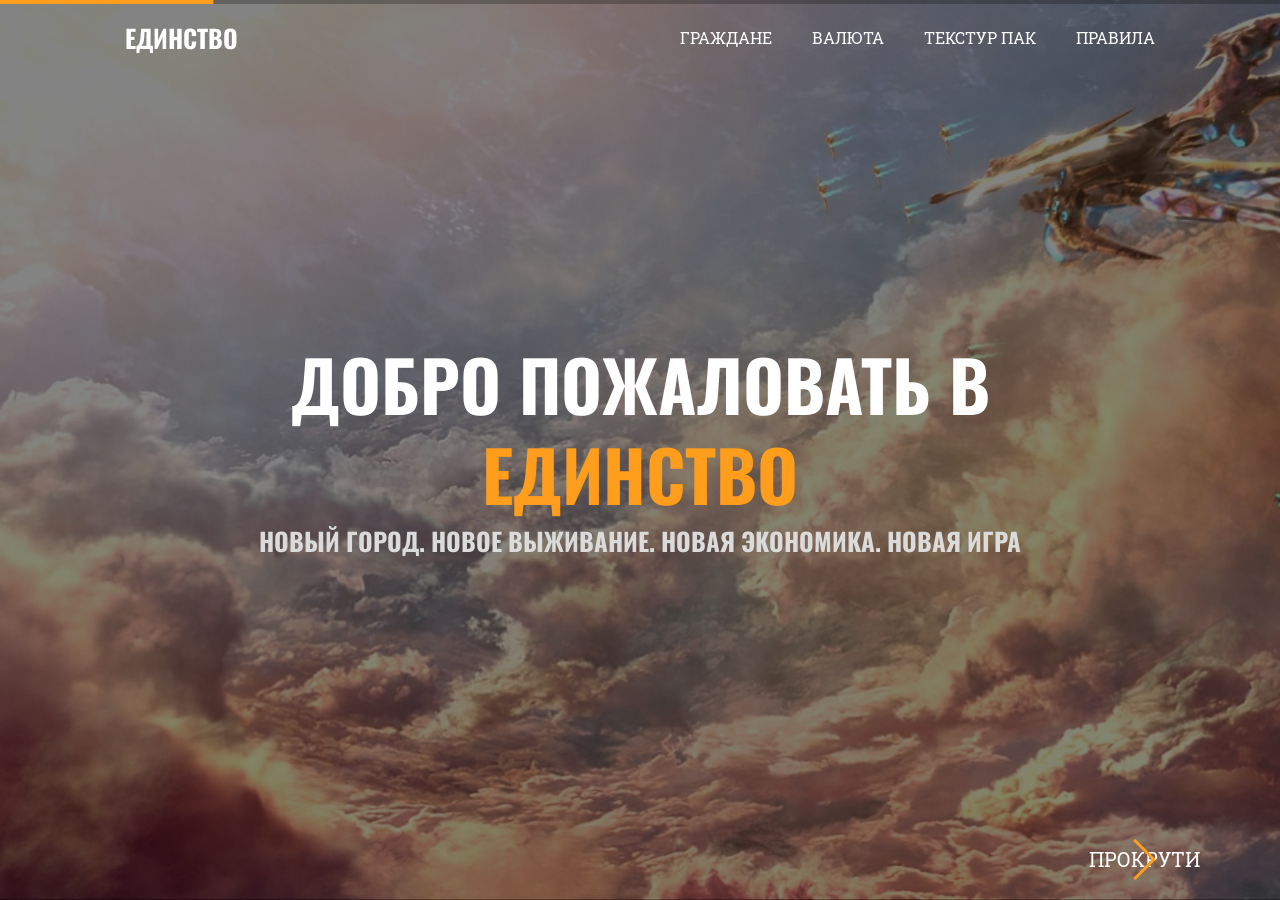
<file: templates/unity-execraft/index.html>
<!doctype html>
<html lang="ru">
  <head>
    <title>Единство</title>
    <!-- Required meta tags -->
    <meta charset="utf-8">
    <meta name="viewport" content="width=device-width, initial-scale=1, shrink-to-fit=no">
    
    <link rel="shortcut icon" href="favicon.png" type="image/x-icon">

    <link rel="stylesheet" href="css/reset.css">
    <link rel="stylesheet" href="https://unpkg.com/swiper/swiper-bundle.min.css" />
    <link rel="stylesheet" href="css/style.css">
    <link rel="stylesheet" href="css/adaptive.css">
    <link href="https://unpkg.com/aos@2.3.1/dist/aos.css" rel="stylesheet">
  </head>
  <body class="start">
      <header class="main-header">
          <div class="header-inner">
            <h1>Единство</h1>
            <div class="burger">
                <span></span>
            </div>
            <ul class="burger-panel">
                <li>
                    <a href="pages/citizenship.html">Граждане</a>
                </li>
                <li>
                    <a href="pages/value.html">Валюта</a>
                </li>
                <li>
                    <a href="pages/textures.html">Текстур пак</a>
                </li>
                <li>
                  <a href="pages/rules.html">Правила</a>
                </li>
                
            </ul>
          </div>
      </header>
      <div class="wrapper">
          <div class="site-slider swiper-container">
              <div class="swiper-wrapper">
                  <div class="swiper-slide">
                    <div class="slide main-slide">
                        <h1 data-aos="fade-up" data-aos-duration="1000">Добро пожаловать в</h1>
                        <h1 class="h1_unity-text" data-aos="fade-up" data-aos-duration="2500">Единство</h1>
                        <h2 data-aos="fade-up" data-aos-duration="3000">Новый город. Новое выживание. Новая экономика. Новая игра</h2>
                        <div class="swipe-go">
                            <div class="swipe-go__text">
                                Прокрути
                            </div>
                            <img src="images/rightarrow_121279.svg" alt="">
                        </div>
                    </div>
                  </div>
                  <div class="swiper-slide">
                    <div class="slide slide-2">
                        <div class="container horizontal-align">
                            <div class="left-block">
                                <h3>Вы - бравлер</h3>
                            <div class="block-text"><span class="bold">Будьте сильным и мужественным!</span> Это не значит, что вам нужно опираться именно на игру <span class="italic">BrawlStars</span>. Нет!<br><span class="yellow bold">Примените воображение</span> и создайте собственного персонажа! Найдите своё место в нашем городе!</div>
                            <a class="btn-link" href="pages/citizenship.html">О гражданстве
                                <div>
                                    <img src="images/rightarrow_black.svg" alt="">
                                </div>
                            </a>
                            </div>
                            <div class="right-block">
                                <div class="img_preview">
                                    <img src="images/mebravler.png" alt="">
                                    <div class="img_preview__info">
                                        Демонстрация текстур пака
                                    </div>
                                </div>
                            </div>
                        </div>
                        
                    </div>
                  </div>

                  <div class="swiper-slide">
                    <div class="slide slide-2">
                        <div class="container horizontal-align reverse">
                            <div class="left-block">
                                <h3>ЭТО МОЙ ДОМ!</h3>
                            <div class="block-text">В отличии от всех остальных городов, мы <span class="bold">не даём вам изначально  жилище</span>, ведь это неинтересно!<br><span class="bold yellow">Постройте свой собственный!</span> Но прошу, чтобы он сочетался в стиле с другими. Можете иметь двухэтажный, с подпольем и т.д.!</div>
                            </div>
                            <div class="right-block">
                                <div class="img_preview">
                                    <img src="images/zelkbuild.png" alt="">
                                    <div class="img_preview__info">
                                        Бравлер строит себе дом
                                    </div>
                                </div>
                            </div>
                        </div>
                    </div>
                  </div>

                  <div class="swiper-slide">
                    <div class="slide slide-2">
                        <div class="container horizontal-align">
                            <div class="left-block">
                                <h3>Демократия</h3>
                            <div class="block-text"><span class="bold">Каждый имеет право голоса</span>>, высказавшись в канале Discord <span class="italic">"Предложения и идеи"</span>. Также если два бравлера имеют спор, который они не могут решить, то их тема выносится на всеобщее обсуждения.<br><span class="yellow">Каждый месяц меняется мэр города</span></div>
                            <a class="btn-link" href="pages/rules.html">Почитать правила
                                <div>
                                    <img src="images/rightarrow_black.svg" alt="">
                                </div>
                            </a>
                            </div>
                            <div class="right-block">
                                <div class="img_preview">
                                    <img src="images/democratuya.png" alt="">
                                    <div class="img_preview__info">
                                        Выборы нового мэра
                                    </div>
                                </div>
                            </div>
                        </div>
                    </div>
                  </div>

                  <div class="swiper-slide">
                    <div class="slide slide-2">
                        <div class="container horizontal-align reverse">
                            <div class="left-block">
                                <h3>Валюта</h3>
                            <div class="block-text">
                                В нашем городе <span class="bold">исключительно своя валюта</span> в виде <span class="yellow">Голдкоинов и Гравикоинов</span>. Курс валют может меняться в банке, хотя и редко, так что следите :)<br><span class="bold">Теперь принимаются и execoin'ы</span>, которые можно обменять в банке<br>
                            </div>
                            <a class="btn-link" style="max-width: 400px;" href="pages/value.html">Почитать подробнее
                                <div>
                                    <img src="images/rightarrow_black.svg" alt="">
                                </div>
                            </a>
                            </div>
                            <div class="right-block">
                                <div class="img_preview">
                                    <img src="images/value.png" alt="">
                                    <div class="img_preview__info">
                                        Execoin'ы, голдкоины и гравикоины
                                    </div>
                                </div>
                            </div>
                        </div>
                    </div>
                  </div>

                  <div class="swiper-slide">
                    <div class="slide slide-2">
                        <div class="container horizontal-align end-screen reverse">
                            <div>
                                <h3>И многое другое</h3>
                            <div class="block-text">Мы имеет <span class="bold">множество профессий, развитую и интересную экономику</span>, основанную на взаимоотношении между игроками! К примеру, каждую неделю проводится шоудаун, где вы можете учавствовать в большом замесе!<br><br>Чтобы присоединиться к нашей дружной семье, кликайте на кнопку ниже!</div>
                            
                            </div>

                            <div class="buttons-swiper">
                                <a class="btn-link" style="max-width: 400px;" href="pages/rules.html">Присоединиться к городу
                                    <div>
                                        <img src="images/rightarrow_black.svg" alt="">
                                    </div>
                                </a>

                                <a class="btn-link btn-discord-link" style="max-width: 400px;" target="_blank" href="https://discord.gg/SrnAdnpEh7">Наш Discord сервер
                                    <div>
                                        <img src="images/Discord-Logo-White.svg" alt="">
                                    </div>
                                </a>
                            </div>
                            
                        </div>
                    </div>
                  </div>

              </div>
          </div>
      </div>
      <div class="swiper-pagination">

      </div>

    <script src="js/jquery-3.5.1.min.js"></script>
    <script src="https://unpkg.com/swiper/swiper-bundle.min.js"></script>
    <script src="js/script.js"></script>

    <script src="https://unpkg.com/aos@2.3.1/dist/aos.js"></script>
    <script>
        AOS.init();
      </script> 
  </body>
</html>
</file>
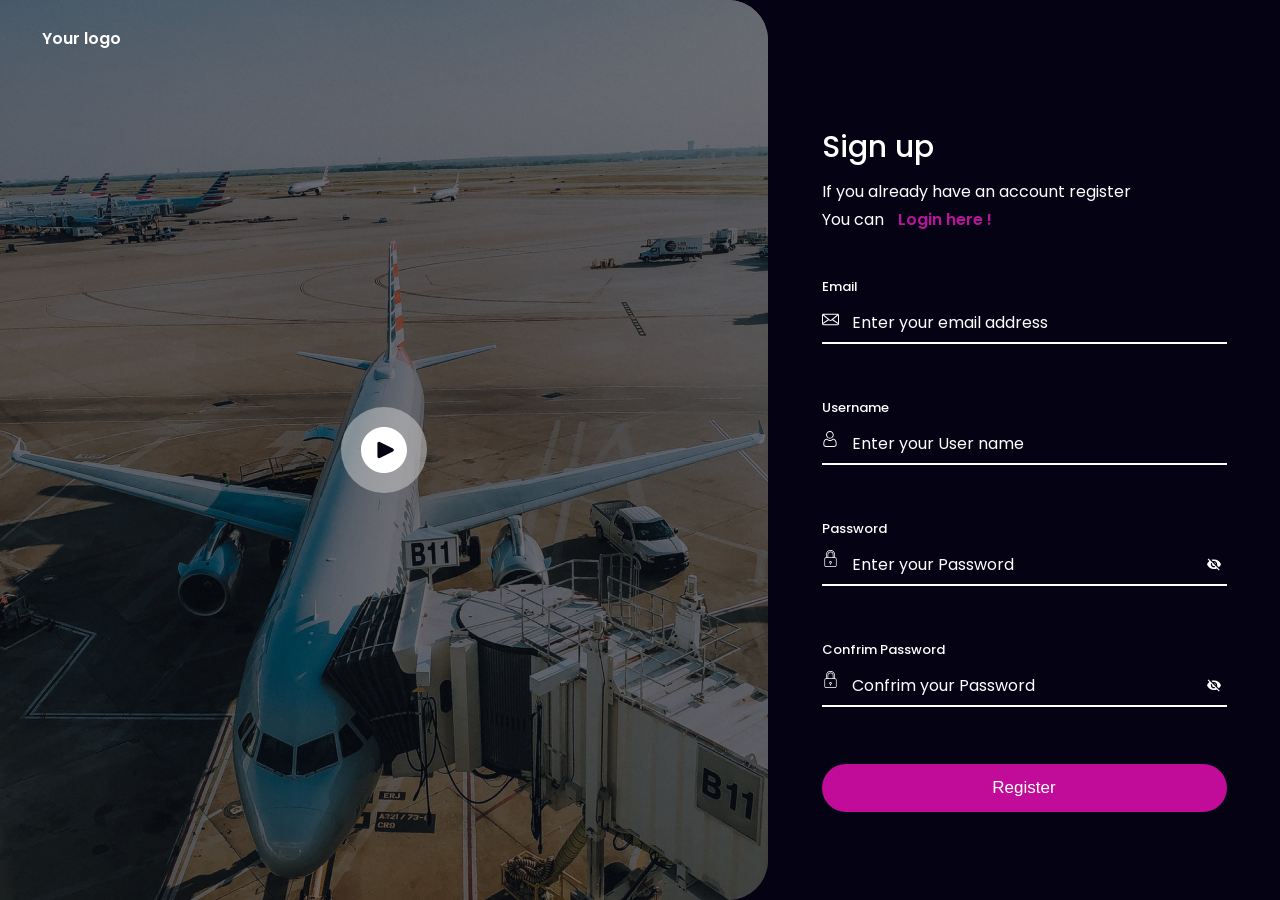
<file: templates/airoplanes/register.html>
<!doctype html>
<html lang="en">

<head>
    <title>Airplane</title>
    <!-- Required meta tags -->
    <meta charset="utf-8">
    <meta name="viewport" content="width=device-width, initial-scale=1, shrink-to-fit=no">

    <link rel="preconnect" href="https://fonts.googleapis.com">
    <link rel="preconnect" href="https://fonts.gstatic.com" crossorigin>
    <link href="https://fonts.googleapis.com/css2?family=Poppins:wght@300;400;500;600&display=swap" rel="stylesheet">

    <link rel="stylesheet" href="css/reset.css">
    <link rel="stylesheet" href="css/style.css">
    <link rel="stylesheet" href="css/adaptive.css">
</head>

<body>
    <header>
        <div class="logo">Your logo</div>
    </header>
    <div class="content">
        <aside class="video">
            <div class="thumbnail">
                <div class="thumbnail-filter"></div>
                <button type="button" id="video-play">
                    <img src="images/play.svg" alt="">
                </button>
            </div>
        </aside>

        <aside class="info">
            <div class="info-form">
                <h2>Sign up</h2>
                <div class="advice">
                    <div class="advice-item">
                        If you already have an account register
                    </div>
                    <div class="advice-item">
                        You can <a class="advice-link" href="index.html"> Login here ! </a>
                    </div>
                </div>


                <form id="register" action="">

                    <label for="email">Email</label>
                    <div class="input-inner" id="input-email">
                        <input type="email" id="email" placeholder="Enter your email address">
                    </div>

                    <label for="username">Username</label>
                    <div class="input-inner" id="input-user">
                        <input type="email" id="username" placeholder="Enter your User name">
                    </div>

                    <label for="password">Password</label>
                    <div class="input-inner input-hide" id="input-password">
                        <input type="password" id="password" placeholder="Enter your Password">
                        <button type="button">
                            <img src="images/hide.svg" alt="">
                        </button>
                    </div>
                    <label for="repeat-password">Confrim Password</label>
                    <div class="input-inner input-hide" id="input-repeat-password">
                        <input type="password" id="repeat-password" placeholder="Confrim your Password">
                        <button type="button">
                            <img src="images/hide.svg" alt="">
                        </button>
                    </div>

                    <button class="btn" type="submit">Register</button>
                </form>
            </div>
        </aside>
    </div>
</body>

</html>
</file>
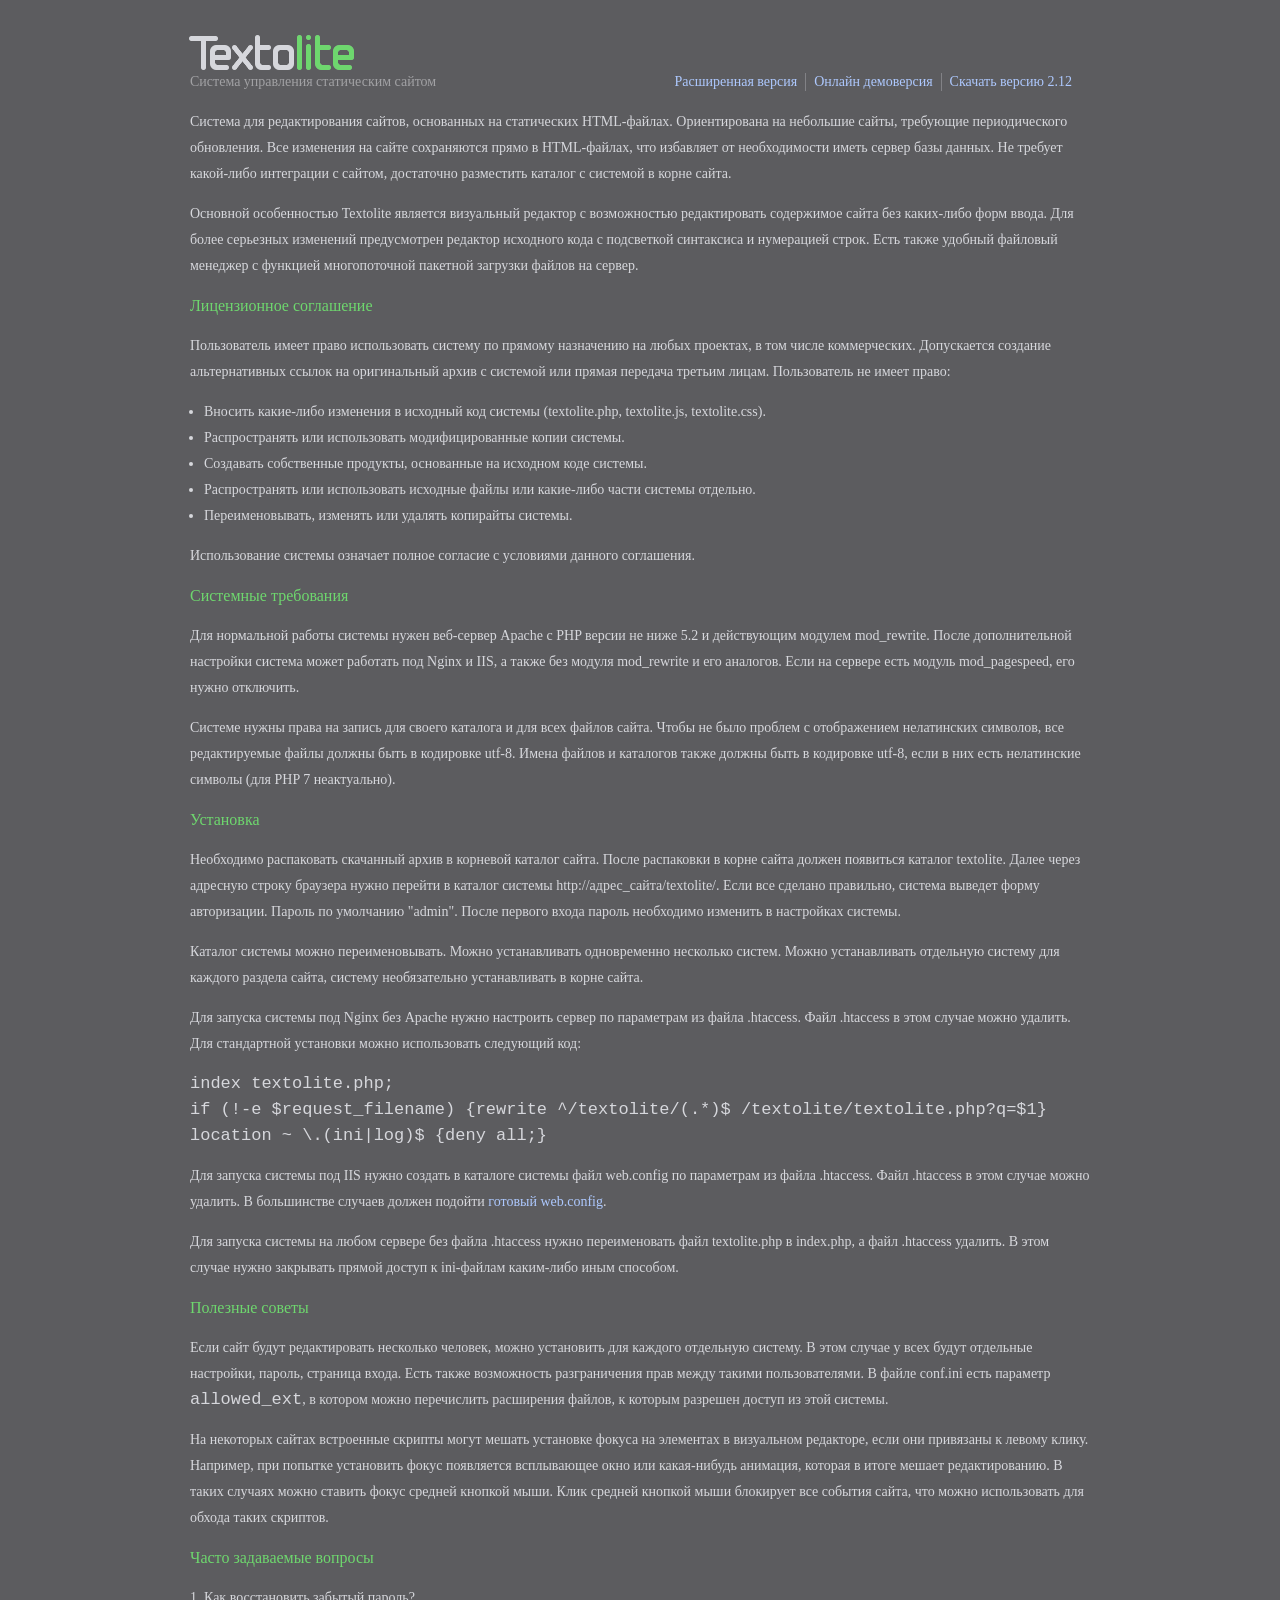
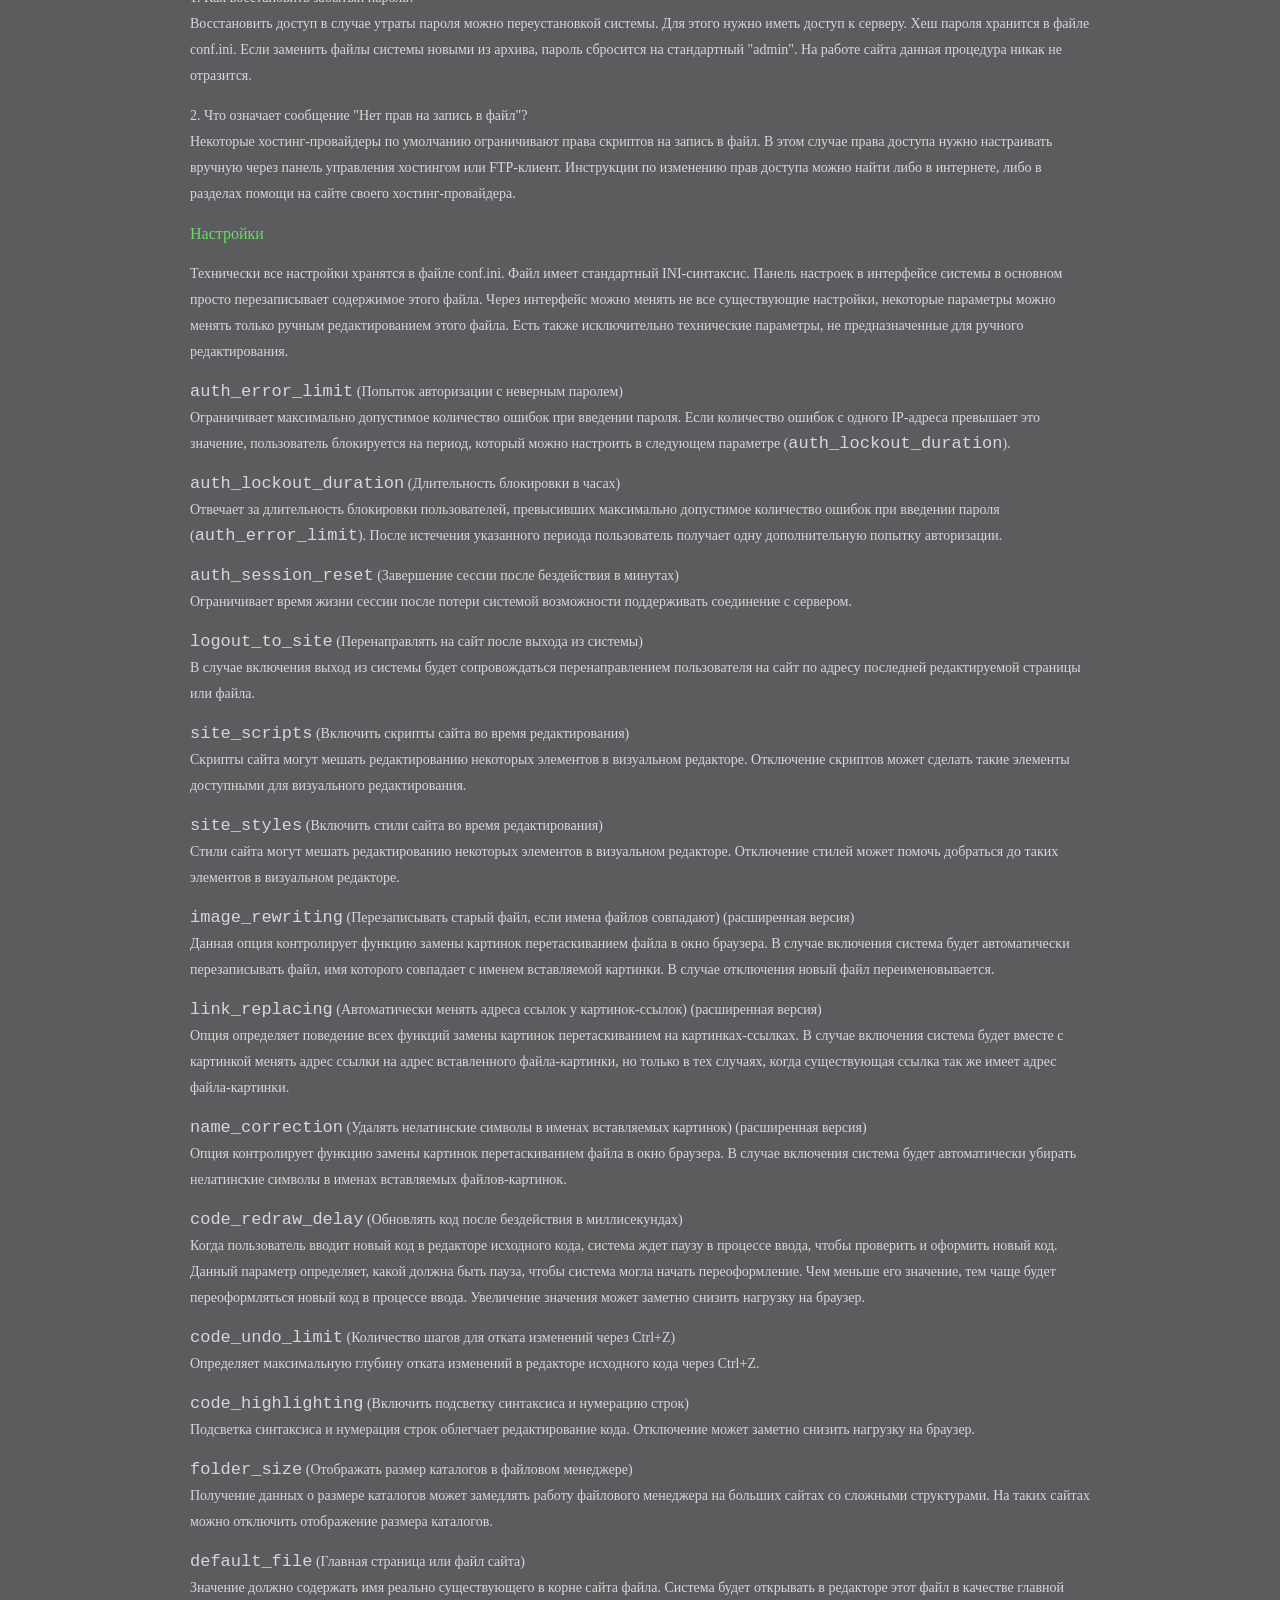
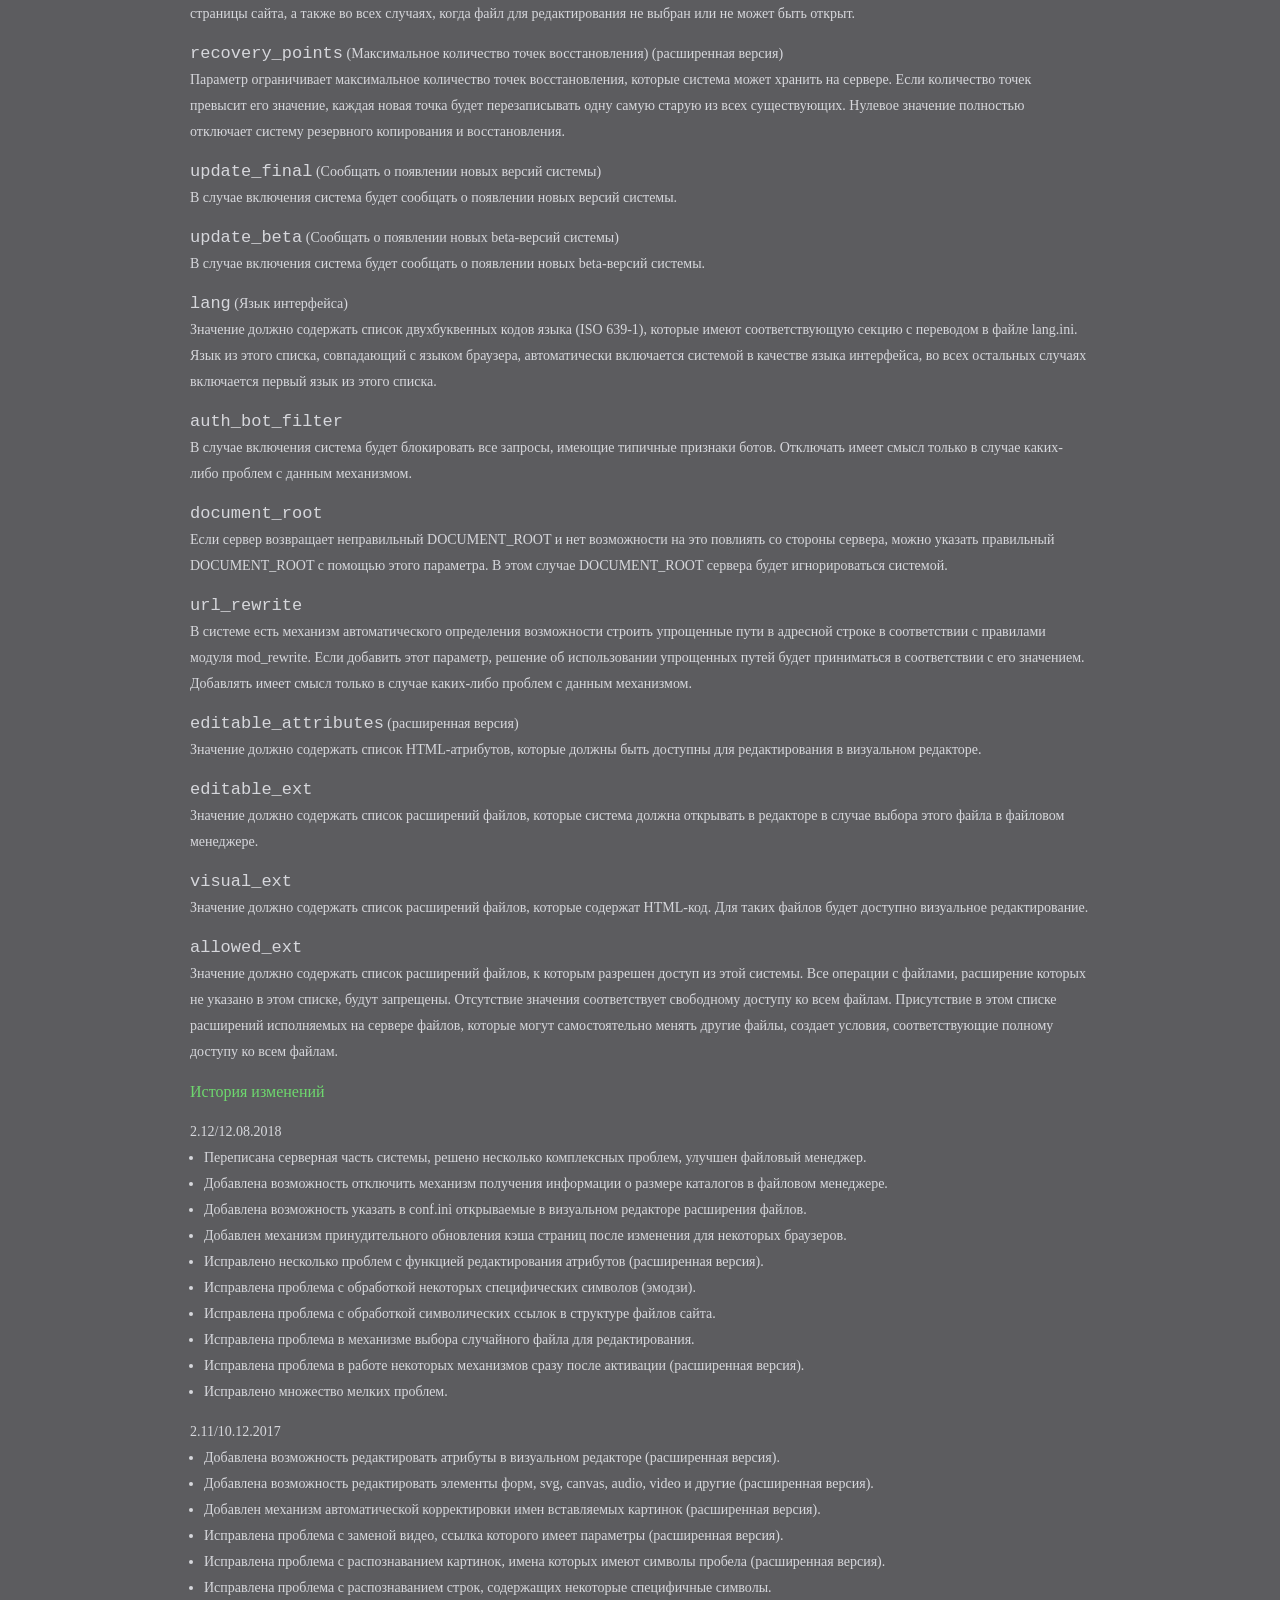
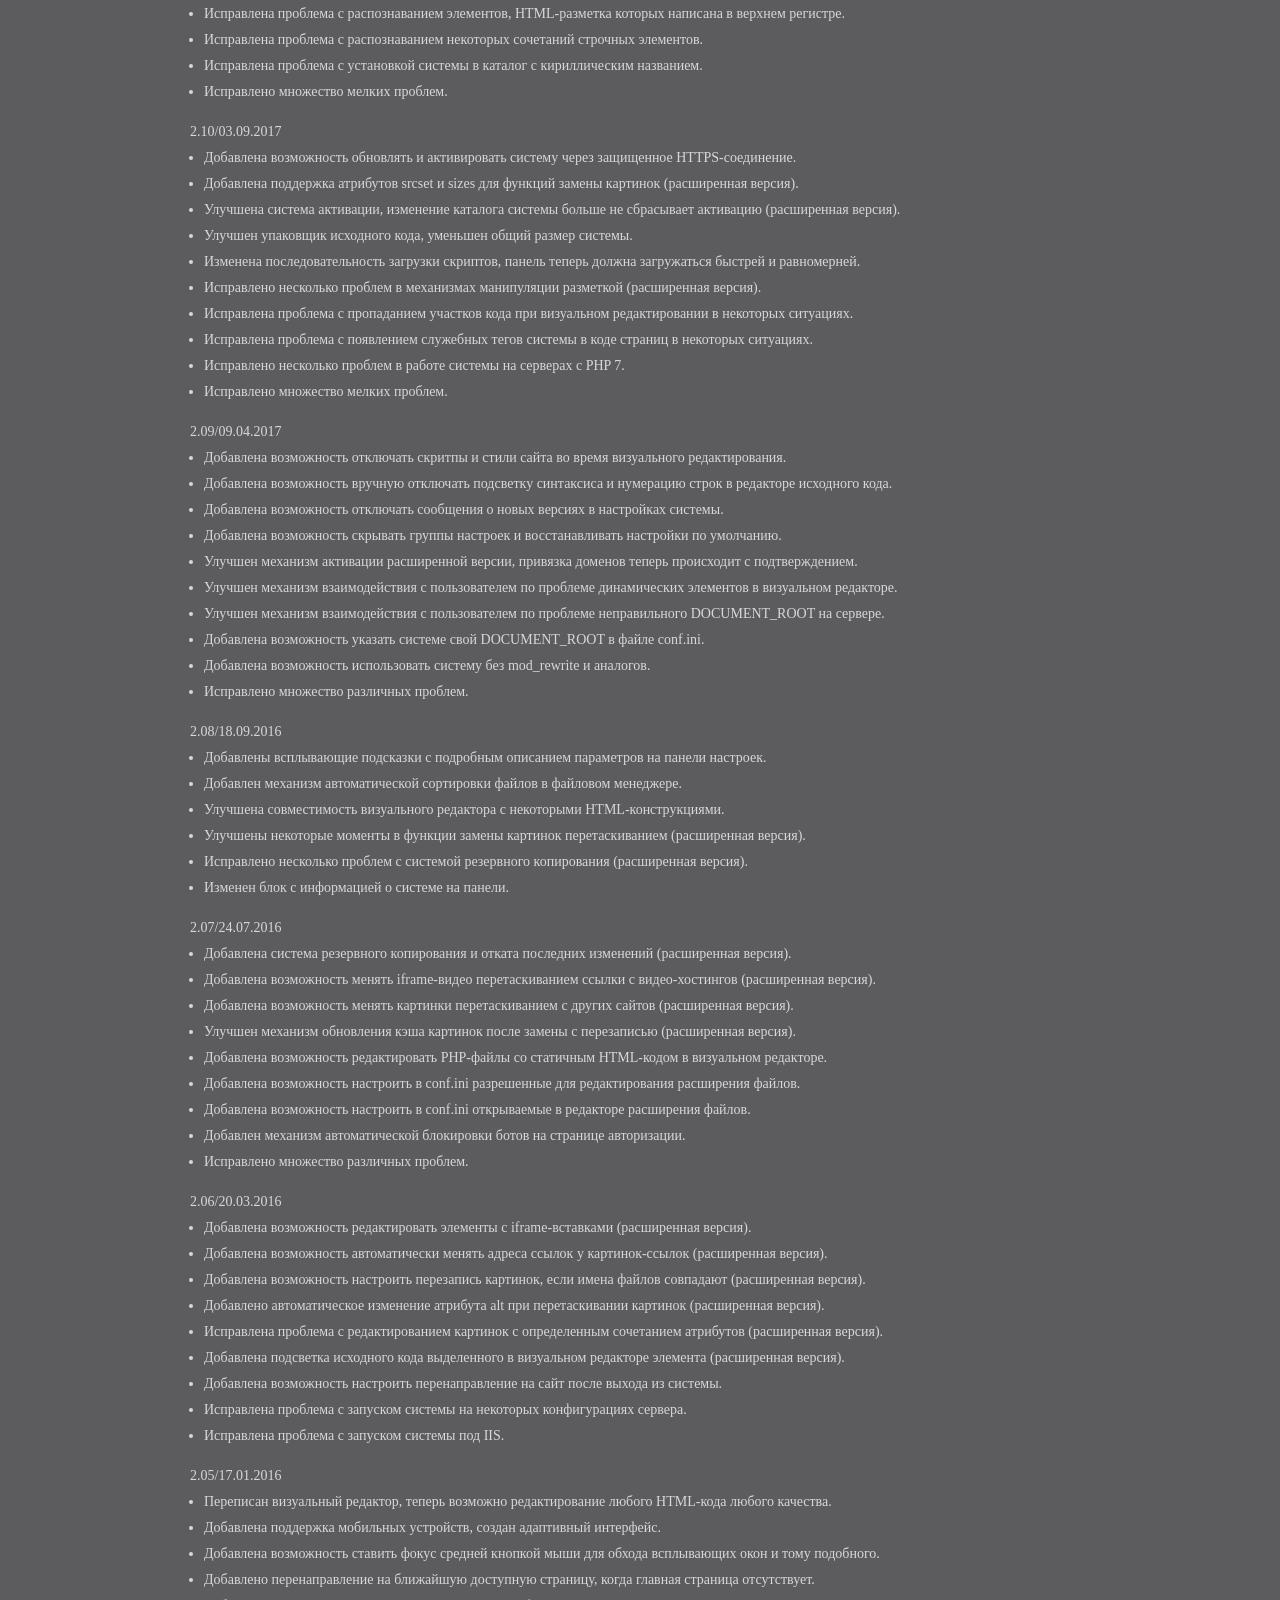
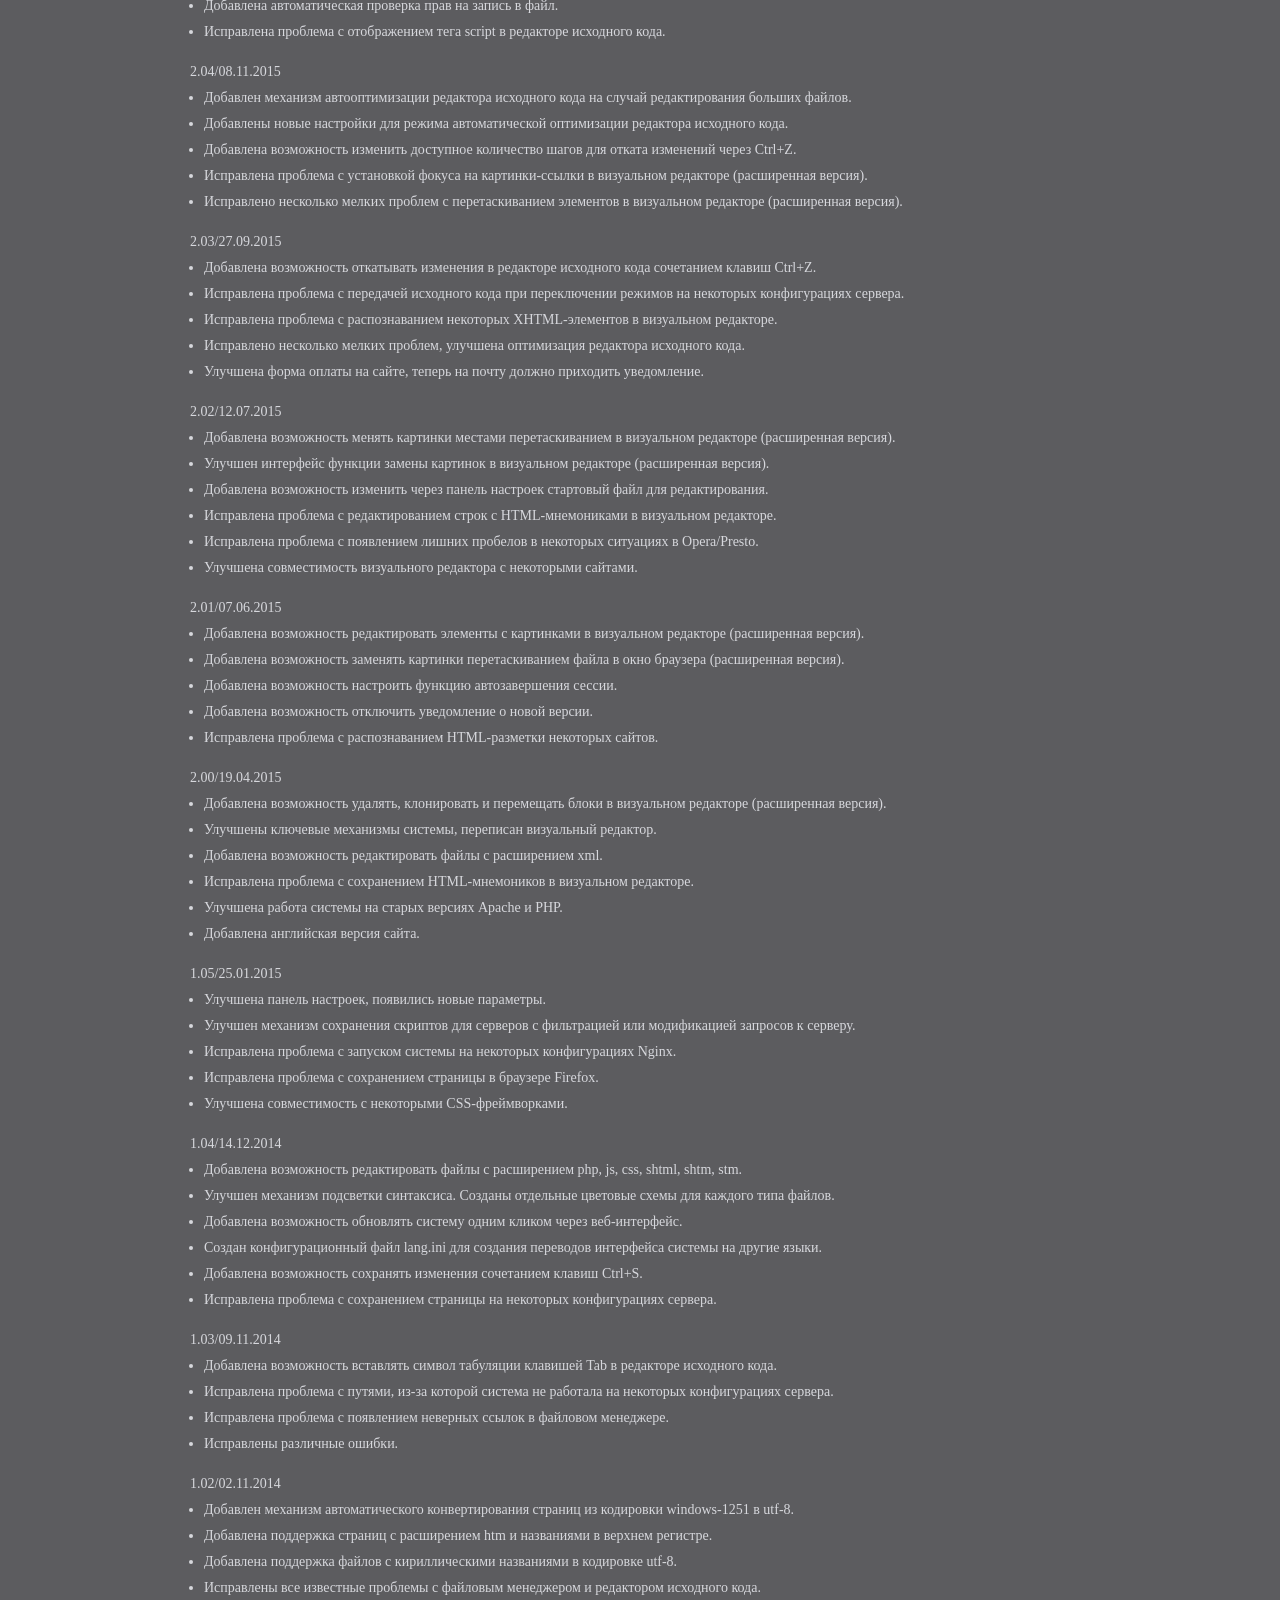
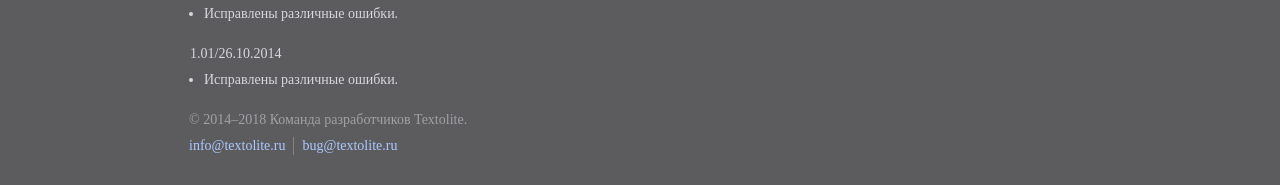
<file: templates/crowdme/readme.html>
<!doctype html><html lang="ru">
<head>

	<title>Textolite — система управления статическим сайтом</title>
	<meta charset="utf-8">
	<meta name="viewport" content="width=device-width,initial-scale=1">

	<style>

		*{margin:0; padding:0}
		ul{margin-left:14px}
		p,ul,dd,h2{margin-bottom:14px}
		a{color:#adc8fe; text-decoration:none}
		a:visited{color:#7f98cb}
		a:hover{color:#adc8fe; text-decoration:underline}
		a:active{color:#6ed76e}
		header,footer,main{display:block; clear:both}
		h1{margin:34px 0 -2px -2px; font-size:50px; font-weight:normal; letter-spacing:-3px; color:#d6d7dc}
		h2{font-size:16px; font-weight:normal; color:#6ed76e}
		html{font-size:14px; line-height:26px; font-family:Verdana; color:#d6d7dc; background-color:#5c5c5f}
		body{width:97%; min-width:320px; max-width:900px; margin:20px auto}
		footer{margin-left:-1px; color:#a1a1a4}
		header ul, footer ul{float:right; margin:4px 10px 18px 0; list-style-type:none}
		header li, footer li{float:left; padding:0 8px; border-left:1px solid #828286; line-height:18px}
		footer ul:last-child{float:none; height:28px; margin-top:-10px}
		li:first-child{padding-left:0; border:none}
		header p{float:left; color:#a1a1a4}
		code{font-size:17px; font-family:Courier New}
		@media(max-width:900px){header ul{clear:both; float:left}}

	</style>

</head>
<body>

	<header>

		<h1><img src="[data-uri]" alt="Textolite"></h1>
		<p>Система управления статическим сайтом</p>

		<ul>
		<li><a href="http://textolite.ru/extended/">Расширенная версия</a></li>
		<li><a href="http://textolite.ru/demo/textolite/">Онлайн демоверсия</a></li>
		<li><a href="http://textolite.ru/download/">Скачать версию 2.12</a></li>
		</ul>

	</header>

	<main>

		<p>Система для редактирования сайтов, основанных на статических HTML-файлах.
		Ориентирована на небольшие сайты, требующие периодического обновления.
		Все изменения на сайте сохраняются прямо в HTML-файлах, что избавляет от необходимости иметь сервер базы данных.
		Не требует какой-либо интеграции с сайтом, достаточно разместить каталог с системой в корне сайта.</p>

		<p>Основной особенностью Textolite является визуальный редактор с возможностью редактировать содержимое сайта
		без каких-либо форм ввода. Для более серьезных изменений предусмотрен редактор исходного кода
		с подсветкой синтаксиса и нумерацией строк. Есть также удобный файловый менеджер
		с функцией многопоточной пакетной загрузки файлов на сервер.</p>

		<h2>Лицензионное соглашение</h2>

		<p>Пользователь имеет право использовать систему по прямому назначению на любых проектах,
		в том числе коммерческих. Допускается создание альтернативных ссылок на оригинальный архив с системой
		или прямая передача третьим лицам. Пользователь не имеет право:</p>

		<ul>
		<li>Вносить какие-либо изменения в исходный код системы (textolite.php, textolite.js, textolite.css).</li>
		<li>Распространять или использовать модифицированные копии системы.</li>
		<li>Создавать собственные продукты, основанные на исходном коде системы.</li>
		<li>Распространять или использовать исходные файлы или какие-либо части системы отдельно.</li>
		<li>Переименовывать, изменять или удалять копирайты системы.</li>
		</ul>

		<p>Использование системы означает полное согласие с условиями данного соглашения.</p>

		<h2>Системные требования</h2>

		<p>Для нормальной работы системы нужен веб-сервер Apache с PHP версии не ниже 5.2 и действующим модулем mod_rewrite.
		После дополнительной настройки система может работать под Nginx и IIS,
		а также без модуля mod_rewrite и его аналогов. Если на сервере есть модуль mod_pagespeed, его нужно отключить.</p>

		<p>Системе нужны права на запись для своего каталога и для всех файлов сайта.
		Чтобы не было проблем с отображением нелатинских символов, все редактируемые файлы должны быть в кодировке utf-8.
		Имена файлов и каталогов также должны быть в кодировке utf-8, если в них есть нелатинские символы (для PHP 7 неактуально).</p>

		<h2>Установка</h2>

		<p>Необходимо распаковать скачанный архив в корневой каталог сайта.
		После распаковки в корне сайта должен появиться каталог textolite.
		Далее через адресную строку браузера нужно перейти в каталог системы http://адрес_сайта/textolite/.
		Если все сделано правильно, система выведет форму авторизации. Пароль по умолчанию "admin".
		После первого входа пароль необходимо изменить в настройках системы.</p>

		<p>Каталог системы можно переименовывать. Можно устанавливать одновременно несколько систем.
		Можно устанавливать отдельную систему для каждого раздела сайта, систему необязательно устанавливать в корне сайта.</p>

		<p>Для запуска системы под Nginx без Apache нужно настроить сервер по параметрам из файла .htaccess.
		Файл .htaccess в этом случае можно удалить. Для стандартной установки можно использовать следующий код:</p>

		<p><code>index textolite.php;<br>if (!-e $request_filename) {rewrite ^/textolite/(.*)$
		/textolite/textolite.php?q=$1}<br>location ~ \.(ini|log)$ {deny all;}</code></p>

		<p>Для запуска системы под IIS нужно создать в каталоге системы файл web.config по параметрам из файла .htaccess.
		Файл .htaccess в этом случае можно удалить. В большинстве случаев должен подойти
		<a href="http://textolite.ru/download/web.config">готовый web.config</a>.</p>

		<p>Для запуска системы на любом сервере без файла .htaccess нужно переименовать файл textolite.php в index.php,
		а файл .htaccess удалить. В этом случае нужно закрывать прямой доступ к ini-файлам каким-либо иным способом.</p>

		<h2>Полезные советы</h2>

		<p>Если сайт будут редактировать несколько человек, можно установить для каждого отдельную систему.
		В этом случае у всех будут отдельные настройки, пароль, страница входа.
		Есть также возможность разграничения прав между такими пользователями. В файле conf.ini есть параметр <code>allowed_ext</code>,
		в котором можно перечислить расширения файлов, к которым разрешен доступ из этой системы.</p>

		<p>На некоторых сайтах встроенные скрипты могут мешать установке фокуса на элементах в визуальном редакторе,
		если они привязаны к левому клику. Например, при попытке установить фокус появляется всплывающее окно
		или какая-нибудь анимация, которая в итоге мешает редактированию. В таких случаях можно ставить фокус средней кнопкой мыши.
		Клик средней кнопкой мыши блокирует все события сайта, что можно использовать для обхода таких скриптов.</p>

		<h2>Часто задаваемые вопросы</h2>

		<dl>
		<dt>1. Как восстановить забытый пароль?</dt>
		<dd>Восстановить доступ в случае утраты пароля можно переустановкой системы. Для этого нужно иметь доступ к серверу.
		Хеш пароля хранится в файле conf.ini. Если заменить файлы системы новыми из архива, пароль сбросится на стандартный "admin".
		На работе сайта данная процедура никак не отразится.<dd>

		<dt>2. Что означает сообщение "Нет прав на запись в файл"?</dt>
		<dd>Некоторые хостинг-провайдеры по умолчанию ограничивают права скриптов на запись в файл.
		В этом случае права доступа нужно настраивать вручную через панель управления хостингом или FTP-клиент.
		Инструкции по изменению прав доступа можно найти либо в интернете, либо в разделах помощи на сайте своего хостинг-провайдера.<dd>
		</dl>

		<h2>Настройки</h2>

		<p>Технически все настройки хранятся в файле conf.ini. Файл имеет стандартный INI-синтаксис.
		Панель настроек в интерфейсе системы в основном просто перезаписывает содержимое этого файла.
		Через интерфейс можно менять не все существующие настройки, некоторые параметры можно менять только ручным редактированием этого файла.
		Есть также исключительно технические параметры, не предназначенные для ручного редактирования.</p>

		<dl>
		<dt><code>auth_error_limit</code> (Попыток авторизации с неверным паролем)</dt>
		<dd>Ограничивает максимально допустимое количество ошибок при введении пароля.
		Если количество ошибок с одного IP-адреса превышает это значение,
		пользователь блокируется на период, который можно настроить в следующем параметре (<code>auth_lockout_duration</code>).</dd>

		<dt><code>auth_lockout_duration</code> (Длительность блокировки в часах)</dt>
		<dd>Отвечает за длительность блокировки пользователей,
		превысивших максимально допустимое количество ошибок при введении пароля (<code>auth_error_limit</code>).
		После истечения указанного периода пользователь получает одну дополнительную попытку авторизации.</dd>

		<dt><code>auth_session_reset</code> (Завершение сессии после бездействия в минутах)</dt>
		<dd>Ограничивает время жизни сессии после потери системой возможности поддерживать соединение с сервером.</dd>

		<dt><code>logout_to_site</code> (Перенаправлять на сайт после выхода из системы)</dt>
		<dd>В случае включения выход из системы будет сопровождаться перенаправлением пользователя
		на сайт по адресу последней редактируемой страницы или файла.</dd>

		<dt><code>site_scripts</code> (Включить скрипты сайта во время редактирования)</dt>
		<dd>Скрипты сайта могут мешать редактированию некоторых элементов в визуальном редакторе.
		Отключение скриптов может сделать такие элементы доступными для визуального редактирования.</dd>

		<dt><code>site_styles</code> (Включить стили сайта во время редактирования)</dt>
		<dd>Стили сайта могут мешать редактированию некоторых элементов в визуальном редакторе.
		Отключение стилей может помочь добраться до таких элементов в визуальном редакторе.</dd>

		<dt><code>image_rewriting</code> (Перезаписывать старый файл, если имена файлов совпадают) (расширенная версия)</dt>
		<dd>Данная опция контролирует функцию замены картинок перетаскиванием файла в окно браузера.
		В случае включения система будет автоматически перезаписывать файл,
		имя которого совпадает с именем вставляемой картинки. В случае отключения новый файл переименовывается.</dd>

		<dt><code>link_replacing</code> (Автоматически менять адреса ссылок у картинок-ссылок) (расширенная версия)</dt>
		<dd>Опция определяет поведение всех функций замены картинок перетаскиванием на картинках-ссылках.
		В случае включения система будет вместе с картинкой менять адрес ссылки на адрес вставленного файла-картинки,
		но только в тех случаях, когда существующая ссылка так же имеет адрес файла-картинки.</dd>

		<dt><code>name_correction</code> (Удалять нелатинские символы в именах вставляемых картинок) (расширенная версия)</dt>
		<dd>Опция контролирует функцию замены картинок перетаскиванием файла в окно браузера.
		В случае включения система будет автоматически убирать нелатинские символы в именах вставляемых файлов-картинок.</dd>

		<dt><code>code_redraw_delay</code> (Обновлять код после бездействия в миллисекундах)</dt>
		<dd>Когда пользователь вводит новый код в редакторе исходного кода, система ждет паузу в процессе ввода,
		чтобы проверить и оформить новый код. Данный параметр определяет, какой должна быть пауза,
		чтобы система могла начать переоформление. Чем меньше его значение, тем чаще будет переоформляться новый код в процессе ввода.
		Увеличение значения может заметно снизить нагрузку на браузер.</dd>

		<dt><code>code_undo_limit</code> (Количество шагов для отката изменений через Ctrl+Z)</dt>
		<dd>Определяет максимальную глубину отката изменений в редакторе исходного кода через Ctrl+Z.</dd>

		<dt><code>code_highlighting</code> (Включить подсветку синтаксиса и нумерацию строк)</dt>
		<dd>Подсветка синтаксиса и нумерация строк облегчает редактирование кода.
		Отключение может заметно снизить нагрузку на браузер.</dd>

		<dt><code>folder_size</code> (Отображать размер каталогов в файловом менеджере)</dt>
		<dd>Получение данных о размере каталогов может замедлять работу файлового менеджера на больших сайтах со сложными структурами.
		На таких сайтах можно отключить отображение размера каталогов.</dd>

		<dt><code>default_file</code> (Главная страница или файл сайта)</dt>
		<dd>Значение должно содержать имя реально существующего в корне сайта файла.
		Система будет открывать в редакторе этот файл в качестве главной страницы сайта,
		а также во всех случаях, когда файл для редактирования не выбран или не может быть открыт.</dd>

		<dt><code>recovery_points</code> (Максимальное количество точек восстановления) (расширенная версия)</dt>
		<dd>Параметр ограничивает максимальное количество точек восстановления, которые система может хранить на сервере.
		Если количество точек превысит его значение, каждая новая точка будет перезаписывать одну самую старую из всех существующих.
		Нулевое значение полностью отключает систему резервного копирования и восстановления.</dd>

		<dt><code>update_final</code> (Сообщать о появлении новых версий системы)</dt>
		<dd>В случае включения система будет сообщать о появлении новых версий системы.</dd>

		<dt><code>update_beta</code> (Сообщать о появлении новых beta-версий системы)</dt>
		<dd>В случае включения система будет сообщать о появлении новых beta-версий системы.</dd>

		<dt><code>lang</code> (Язык интерфейса)</dt>
		<dd>Значение должно содержать список двухбуквенных кодов языка (ISO 639-1),
		которые имеют соответствующую секцию с переводом в файле lang.ini.
		Язык из этого списка, совпадающий с языком браузера, автоматически включается системой в качестве языка интерфейса,
		во всех остальных случаях включается первый язык из этого списка.</dd>

		<dt><code>auth_bot_filter</code></dt>
		<dd>В случае включения система будет блокировать все запросы, имеющие типичные признаки ботов.
		Отключать имеет смысл только в случае каких-либо проблем с данным механизмом.</dd>

		<dt><code>document_root</code></dt>
		<dd>Если сервер возвращает неправильный DOCUMENT_ROOT и нет возможности на это повлиять со стороны сервера,
		можно указать правильный DOCUMENT_ROOT с помощью этого параметра.
		В этом случае DOCUMENT_ROOT сервера будет игнорироваться системой.</dd>

		<dt><code>url_rewrite</code></dt>
		<dd>В системе есть механизм автоматического определения возможности строить упрощенные пути в адресной строке
		в соответствии с правилами модуля mod_rewrite. Если добавить этот параметр,
		решение об использовании упрощенных путей будет приниматься в соответствии с его значением.
		Добавлять имеет смысл только в случае каких-либо проблем с данным механизмом.</dd>

		<dt><code>editable_attributes</code> (расширенная версия)</dt>
		<dd>Значение должно содержать список HTML-атрибутов, которые должны быть доступны для редактирования в визуальном редакторе.</dd>

		<dt><code>editable_ext</code></dt>
		<dd>Значение должно содержать список расширений файлов, которые система должна открывать в редакторе
		в случае выбора этого файла в файловом менеджере.</dd>

		<dt><code>visual_ext</code></dt>
		<dd>Значение должно содержать список расширений файлов, которые содержат HTML-код.
		Для таких файлов будет доступно визуальное редактирование.</dd>

		<dt><code>allowed_ext</code></dt>
		<dd>Значение должно содержать список расширений файлов, к которым разрешен доступ из этой системы.
		Все операции с файлами, расширение которых не указано в этом списке, будут запрещены.
		Отсутствие значения соответствует свободному доступу ко всем файлам.
		Присутствие в этом списке расширений исполняемых на сервере файлов,
		которые могут самостоятельно менять другие файлы, создает условия,
		соответствующие полному доступу ко всем файлам.</dd>
		</dl>

		<h2>История изменений</h2>

		<dl>
		<dt>2.12/12.08.2018</dt>
		<dd>

			<ul>
			<li>Переписана серверная часть системы, решено несколько комплексных проблем, улучшен файловый менеджер.</li>
			<li>Добавлена возможность отключить механизм получения информации о размере каталогов в файловом менеджере.</li>
			<li>Добавлена возможность указать в conf.ini открываемые в визуальном редакторе расширения файлов.</li>
			<li>Добавлен механизм принудительного обновления кэша страниц после изменения для некоторых браузеров.</li>
			<li>Исправлено несколько проблем с функцией редактирования атрибутов (расширенная версия).</li>
			<li>Исправлена проблема с обработкой некоторых специфических символов (эмодзи).</li>
			<li>Исправлена проблема с обработкой символических ссылок в структуре файлов сайта.</li>
			<li>Исправлена проблема в механизме выбора случайного файла для редактирования.</li>
			<li>Исправлена проблема в работе некоторых механизмов сразу после активации (расширенная версия).</li>
			<li>Исправлено множество мелких проблем.</li>
			</ul>

		</dd>
		<dt>2.11/10.12.2017</dt>
		<dd>

			<ul>
			<li>Добавлена возможность редактировать атрибуты в визуальном редакторе (расширенная версия).</li>
			<li>Добавлена возможность редактировать элементы форм, svg, canvas, audio, video и другие (расширенная версия).</li>
			<li>Добавлен механизм автоматической корректировки имен вставляемых картинок (расширенная версия).</li>
			<li>Исправлена проблема с заменой видео, ссылка которого имеет параметры (расширенная версия).</li>
			<li>Исправлена проблема с распознаванием картинок, имена которых имеют символы пробела (расширенная версия).</li>
			<li>Исправлена проблема с распознаванием строк, содержащих некоторые специфичные символы.</li>
			<li>Исправлена проблема с распознаванием элементов, HTML-разметка которых написана в верхнем регистре.</li>
			<li>Исправлена проблема с распознаванием некоторых сочетаний строчных элементов.</li>
			<li>Исправлена проблема с установкой системы в каталог с кириллическим названием.</li>
			<li>Исправлено множество мелких проблем.</li>
			</ul>

		</dd>
		<dt>2.10/03.09.2017</dt>
		<dd>

			<ul>
			<li>Добавлена возможность обновлять и активировать систему через защищенное HTTPS-соединение.</li>
			<li>Добавлена поддержка атрибутов srcset и sizes для функций замены картинок (расширенная версия).</li>
			<li>Улучшена система активации, изменение каталога системы больше не сбрасывает активацию (расширенная версия).</li>
			<li>Улучшен упаковщик исходного кода, уменьшен общий размер системы.</li>
			<li>Изменена последовательность загрузки скриптов, панель теперь должна загружаться быстрей и равномерней.</li>
			<li>Исправлено несколько проблем в механизмах манипуляции разметкой (расширенная версия).</li>
			<li>Исправлена проблема с пропаданием участков кода при визуальном редактировании в некоторых ситуациях.</li>
			<li>Исправлена проблема с появлением служебных тегов системы в коде страниц в некоторых ситуациях.</li>
			<li>Исправлено несколько проблем в работе системы на серверах с PHP 7.</li>
			<li>Исправлено множество мелких проблем.</li>
			</ul>

		</dd>
		<dt>2.09/09.04.2017</dt>
		<dd>

			<ul>
			<li>Добавлена возможность отключать скритпы и стили сайта во время визуального редактирования.</li>
			<li>Добавлена возможность вручную отключать подсветку синтаксиса и нумерацию строк в редакторе исходного кода.</li>
			<li>Добавлена возможность отключать сообщения о новых версиях в настройках системы.</li>
			<li>Добавлена возможность скрывать группы настроек и восстанавливать настройки по умолчанию.</li>
			<li>Улучшен механизм активации расширенной версии, привязка доменов теперь происходит с подтверждением.</li>
			<li>Улучшен механизм взаимодействия с пользователем по проблеме динамических элементов в визуальном редакторе.</li>
			<li>Улучшен механизм взаимодействия с пользователем по проблеме неправильного DOCUMENT_ROOT на сервере.</li>
			<li>Добавлена возможность указать системе свой DOCUMENT_ROOT в файле conf.ini.</li>
			<li>Добавлена возможность использовать систему без mod_rewrite и аналогов.</li>
			<li>Исправлено множество различных проблем.</li>
			</ul>

		</dd>
		<dt>2.08/18.09.2016</dt>
		<dd>

			<ul>
			<li>Добавлены всплывающие подсказки с подробным описанием параметров на панели настроек.</li>
			<li>Добавлен механизм автоматической сортировки файлов в файловом менеджере.</li>
			<li>Улучшена совместимость визуального редактора с некоторыми HTML-конструкциями.</li>
			<li>Улучшены некоторые моменты в функции замены картинок перетаскиванием (расширенная версия).</li>
			<li>Исправлено несколько проблем с системой резервного копирования (расширенная версия).</li>
			<li>Изменен блок с информацией о системе на панели.</li>
			</ul>

		</dd>
		<dt>2.07/24.07.2016</dt>
		<dd>

			<ul>
			<li>Добавлена система резервного копирования и отката последних изменений (расширенная версия).</li>
			<li>Добавлена возможность менять iframe-видео перетаскиванием ссылки с видео-хостингов (расширенная версия).</li>
			<li>Добавлена возможность менять картинки перетаскиванием с других сайтов (расширенная версия).</li>
			<li>Улучшен механизм обновления кэша картинок после замены с перезаписью (расширенная версия).</li>
			<li>Добавлена возможность редактировать PHP-файлы со статичным HTML-кодом в визуальном редакторе.</li>
			<li>Добавлена возможность настроить в conf.ini разрешенные для редактирования расширения файлов.</li>
			<li>Добавлена возможность настроить в conf.ini открываемые в редакторе расширения файлов.</li>
			<li>Добавлен механизм автоматической блокировки ботов на странице авторизации.</li>
			<li>Исправлено множество различных проблем.</li>
			</ul>

		</dd>
		<dt>2.06/20.03.2016</dt>
		<dd>

			<ul>
			<li>Добавлена возможность редактировать элементы c iframe-вставками (расширенная версия).</li>
			<li>Добавлена возможность автоматически менять адреса ссылок у картинок-ссылок (расширенная версия).</li>
			<li>Добавлена возможность настроить перезапись картинок, если имена файлов совпадают (расширенная версия).</li>
			<li>Добавлено автоматическое изменение атрибута alt при перетаскивании картинок (расширенная версия).</li>
			<li>Исправлена проблема с редактированием картинок с определенным сочетанием атрибутов (расширенная версия).</li>
			<li>Добавлена подсветка исходного кода выделенного в визуальном редакторе элемента (расширенная версия).</li>
			<li>Добавлена возможность настроить перенаправление на сайт после выхода из системы.</li>
			<li>Исправлена проблема с запуском системы на некоторых конфигурациях сервера.</li>
			<li>Исправлена проблема с запуском системы под IIS.</li>
			</ul>

		</dd>
		<dt>2.05/17.01.2016</dt>
		<dd>

			<ul>
			<li>Переписан визуальный редактор, теперь возможно редактирование любого HTML-кода любого качества.</li>
			<li>Добавлена поддержка мобильных устройств, создан адаптивный интерфейс.</li>
			<li>Добавлена возможность ставить фокус средней кнопкой мыши для обхода всплывающих окон и тому подобного.</li>
			<li>Добавлено перенаправление на ближайшую доступную страницу, когда главная страница отсутствует.</li>
			<li>Добавлена автоматическая проверка прав на запись в файл.</li>
			<li>Исправлена проблема с отображением тега script в редакторе исходного кода.</li>
			</ul>

		</dd>
		<dt>2.04/08.11.2015</dt>
		<dd>

			<ul>
			<li>Добавлен механизм автооптимизации редактора исходного кода на случай редактирования больших файлов.</li>
			<li>Добавлены новые настройки для режима автоматической оптимизации редактора исходного кода.</li>
			<li>Добавлена возможность изменить доступное количество шагов для отката изменений через Ctrl+Z.</li>
			<li>Исправлена проблема с установкой фокуса на картинки-ссылки в визуальном редакторе (расширенная версия).</li>
			<li>Исправлено несколько мелких проблем с перетаскиванием элементов в визуальном редакторе (расширенная версия).</li>
			</ul>

		</dd>
		<dt>2.03/27.09.2015</dt>
		<dd>

			<ul>
			<li>Добавлена возможность откатывать изменения в редакторе исходного кода сочетанием клавиш Ctrl+Z.</li>
			<li>Исправлена проблема с передачей исходного кода при переключении режимов на некоторых конфигурациях сервера.</li>
			<li>Исправлена проблема с распознаванием некоторых XHTML-элементов в визуальном редакторе.</li>
			<li>Исправлено несколько мелких проблем, улучшена оптимизация редактора исходного кода.</li>
			<li>Улучшена форма оплаты на сайте, теперь на почту должно приходить уведомление.</li>
			</ul>

		</dd>
		<dt>2.02/12.07.2015</dt>
		<dd>

			<ul>
			<li>Добавлена возможность менять картинки местами перетаскиванием в визуальном редакторе (расширенная версия).</li>
			<li>Улучшен интерфейс функции замены картинок в визуальном редакторе (расширенная версия).</li>
			<li>Добавлена возможность изменить через панель настроек стартовый файл для редактирования.</li>
			<li>Исправлена проблема с редактированием строк с HTML-мнемониками в визуальном редакторе.</li>
			<li>Исправлена проблема с появлением лишних пробелов в некоторых ситуациях в Opera/Presto.</li>
			<li>Улучшена совместимость визуального редактора с некоторыми сайтами.</li>
			</ul>

		</dd>
		<dt>2.01/07.06.2015</dt>
		<dd>

			<ul>
			<li>Добавлена возможность редактировать элементы с картинками в визуальном редакторе (расширенная версия).</li>
			<li>Добавлена возможность заменять картинки перетаскиванием файла в окно браузера (расширенная версия).</li>
			<li>Добавлена возможность настроить функцию автозавершения сессии.</li>
			<li>Добавлена возможность отключить уведомление о новой версии.</li>
			<li>Исправлена проблема с распознаванием HTML-разметки некоторых сайтов.</li>
			</ul>

		</dd>
		<dt>2.00/19.04.2015</dt>
		<dd>

			<ul>
			<li>Добавлена возможность удалять, клонировать и перемещать блоки в визуальном редакторе (расширенная версия).</li>
			<li>Улучшены ключевые механизмы системы, переписан визуальный редактор.</li>
			<li>Добавлена возможность редактировать файлы с расширением xml.</li>
			<li>Исправлена проблема с сохранением HTML-мнемоников в визуальном редакторе.</li>
			<li>Улучшена работа системы на старых версиях Apache и PHP.</li>
			<li>Добавлена английская версия сайта.</li>
			</ul>

		</dd>
		<dt>1.05/25.01.2015</dt>
		<dd>

			<ul>
			<li>Улучшена панель настроек, появились новые параметры.</li>
			<li>Улучшен механизм сохранения скриптов для серверов с фильтрацией или модификацией запросов к серверу.</li>
			<li>Исправлена проблема с запуском системы на некоторых конфигурациях Nginx.</li>
			<li>Исправлена проблема с сохранением страницы в браузере Firefox.</li>
			<li>Улучшена совместимость с некоторыми CSS-фреймворками.</li>
			</ul>

		</dd>
		<dt>1.04/14.12.2014</dt>
		<dd>

			<ul>
			<li>Добавлена возможность редактировать файлы с расширением php, js, css, shtml, shtm, stm.</li>
			<li>Улучшен механизм подсветки синтаксиса. Созданы отдельные цветовые схемы для каждого типа файлов.</li>
			<li>Добавлена возможность обновлять систему одним кликом через веб-интерфейс.</li>
			<li>Создан конфигурационный файл lang.ini для создания переводов интерфейса системы на другие языки.</li>
			<li>Добавлена возможность сохранять изменения сочетанием клавиш Ctrl+S.</li>
			<li>Исправлена проблема с сохранением страницы на некоторых конфигурациях сервера.</li>
			</ul>

		</dd>
		<dt>1.03/09.11.2014</dt>
		<dd>

			<ul>
			<li>Добавлена возможность вставлять символ табуляции клавишей Tab в редакторе исходного кода.</li>
			<li>Исправлена проблема с путями, из-за которой система не работала на некоторых конфигурациях сервера.</li>
			<li>Исправлена проблема с появлением неверных ссылок в файловом менеджере.</li>
			<li>Исправлены различные ошибки.</li>
			</ul>

		</dd>
		<dt>1.02/02.11.2014</dt>
		<dd>

			<ul>
			<li>Добавлен механизм автоматического конвертирования страниц из кодировки windows-1251 в utf-8.</li>
			<li>Добавлена поддержка страниц с расширением htm и названиями в верхнем регистре.</li>
			<li>Добавлена поддержка файлов с кириллическими названиями в кодировке utf-8.</li>
			<li>Исправлены все известные проблемы с файловым менеджером и редактором исходного кода.</li>
			<li>Исправлены различные ошибки.</li>
			</ul>

		</dd>
		<dt>1.01/26.10.2014</dt>
		<dd>

			<ul>
			<li>Исправлены различные ошибки.</li>
			</ul>

		</dd>
		</dl>

	</main>

	<footer>

		<p>&copy; 2014–2018 Команда разработчиков Textolite.</p>

		<ul>
		<li>info[аt]textolite[dоt]ru</li>
		<li>bug[аt]textolite[dоt]ru</li>
		</ul>

	</footer>

	<script>var u=document.querySelector('footer p+ul');
	u.innerHTML=u.innerHTML.replace(/(\w+)\[аt\](\w+)\[dоt\](\w+)/g,'<a href="mailto:$1@$2\.$3">$1@$2\.$3</a>')</script>

</body>
</html>
</file>
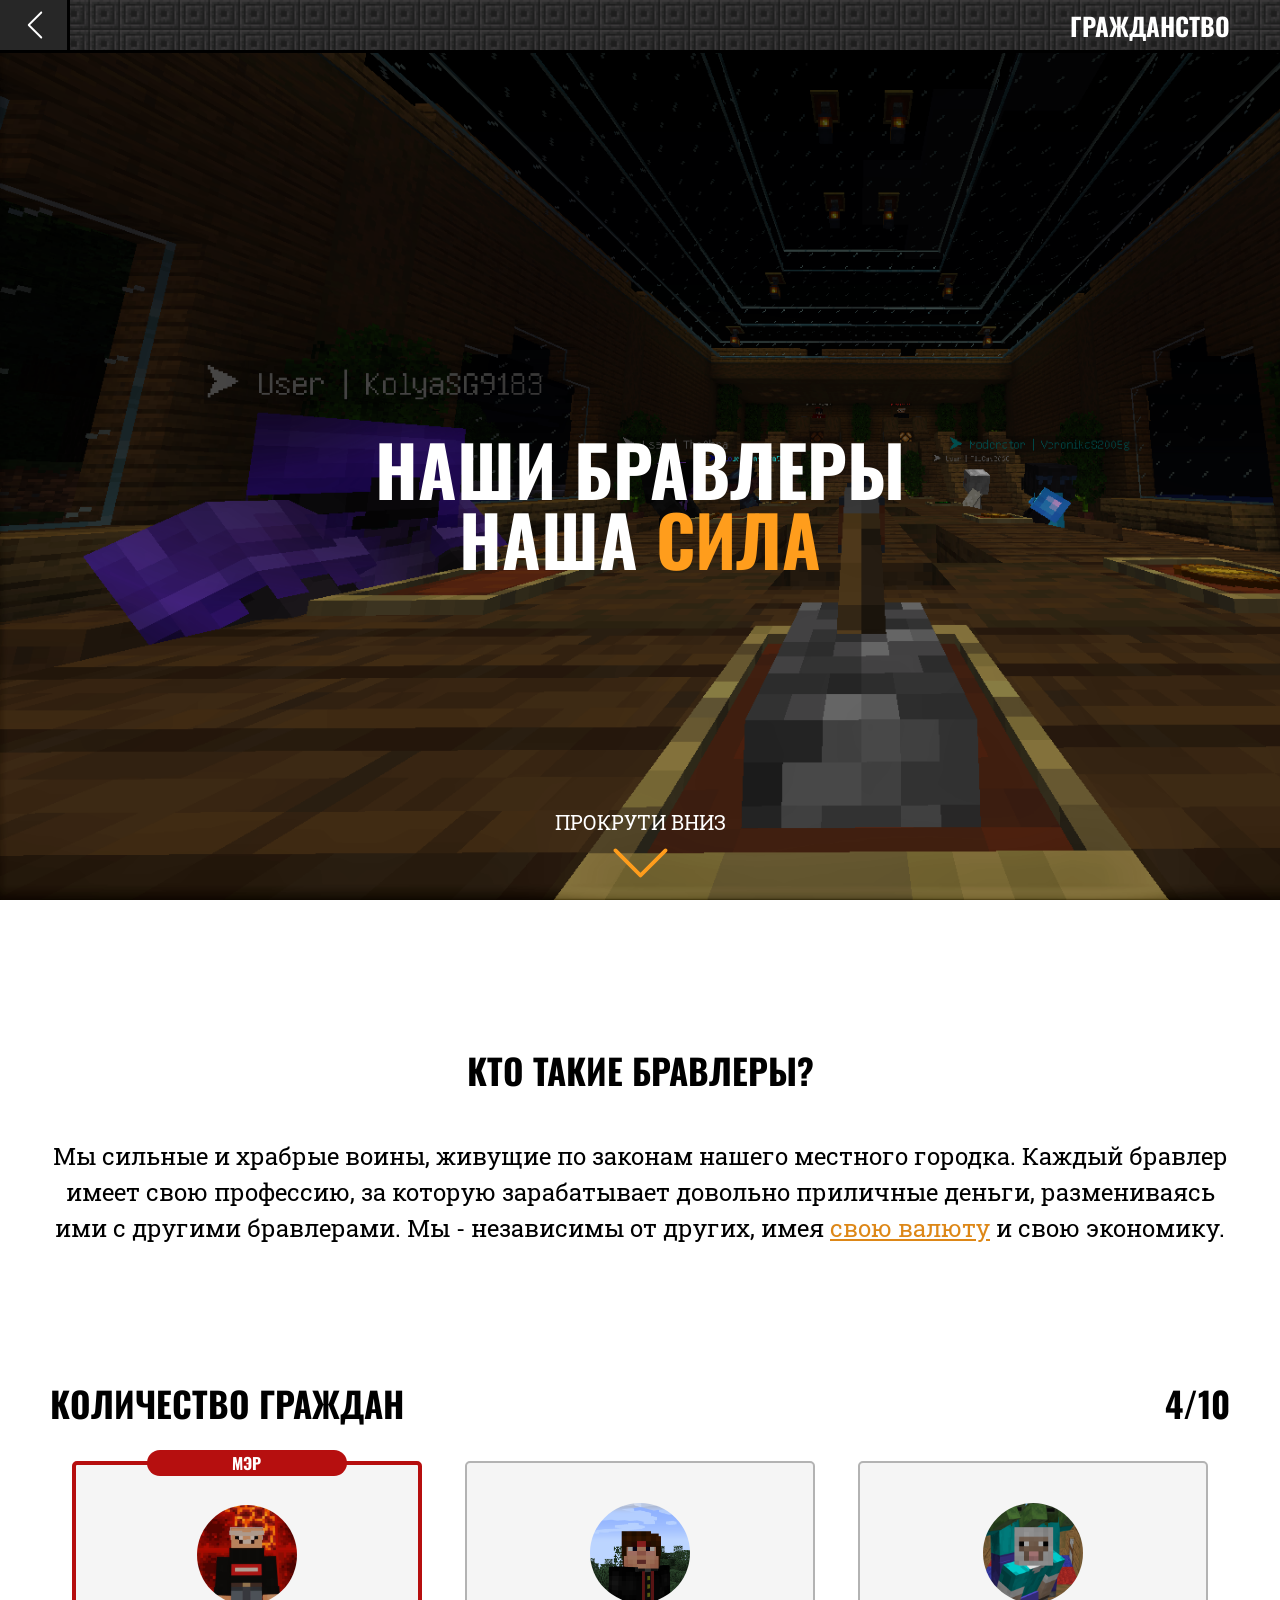
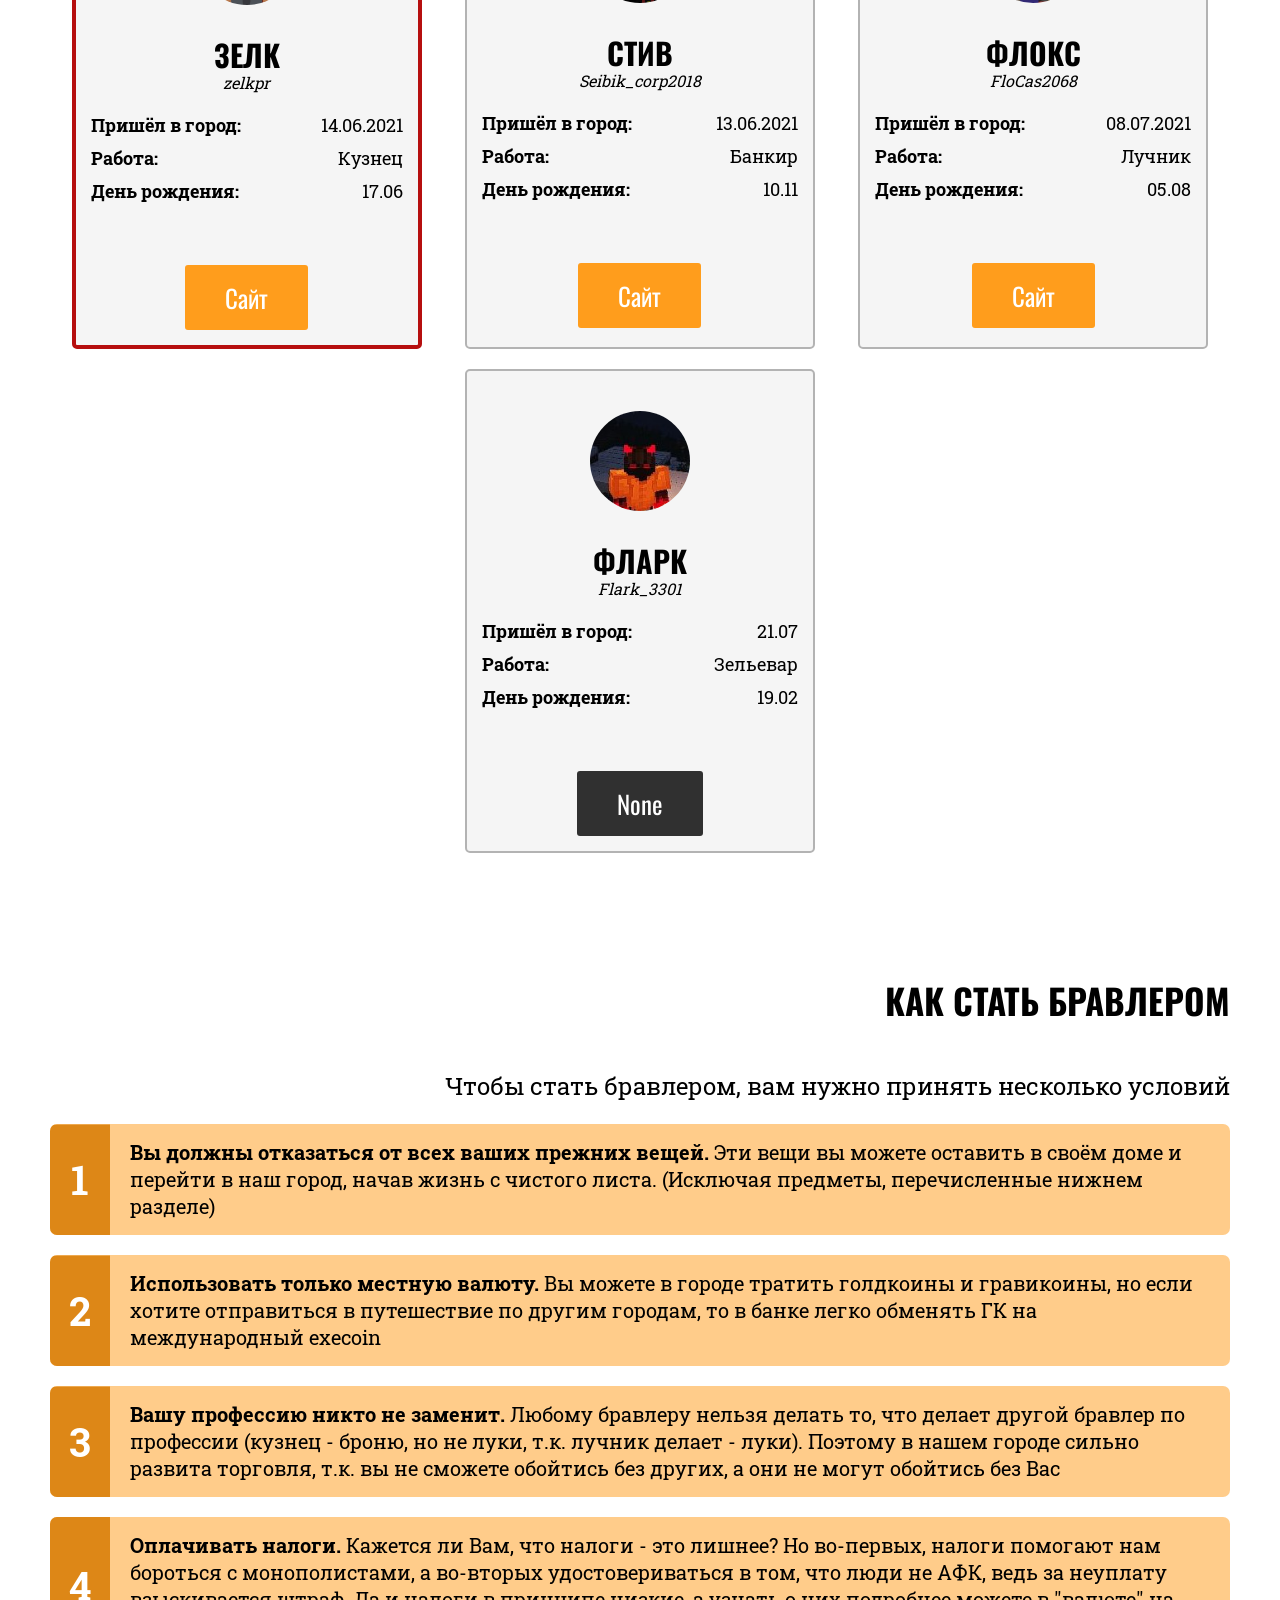
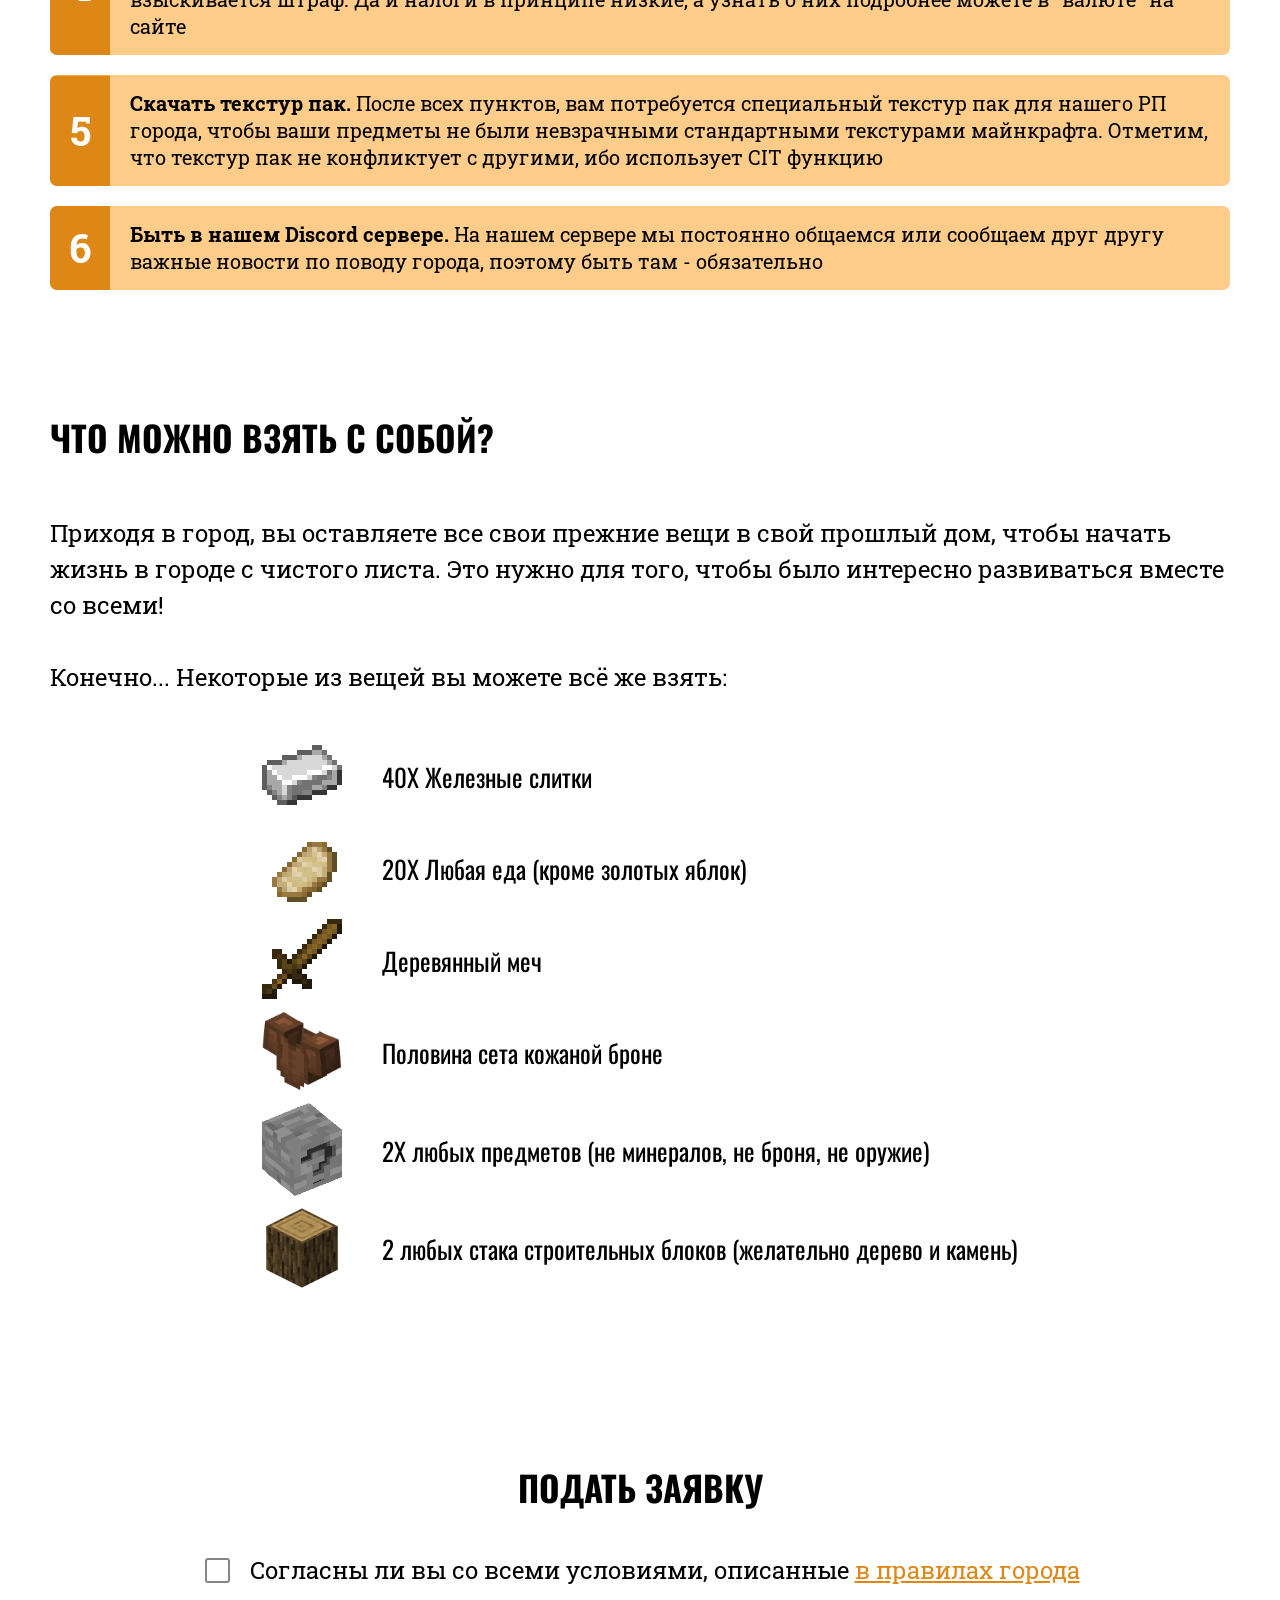
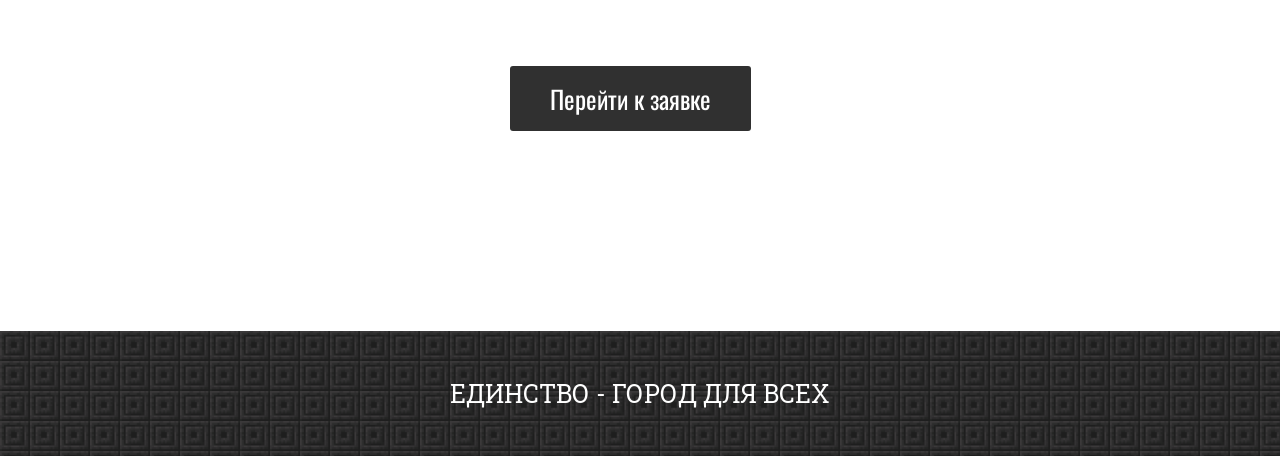
<file: templates/unity-execraft/pages/citizenship.html>
<!doctype html>
<html lang="ru">
  <head>
    <title>Единство - правила</title>
    <!-- Required meta tags -->
    <meta charset="utf-8">
    <meta name="viewport" content="width=device-width, initial-scale=1, shrink-to-fit=no">

    <link rel="shortcut icon" href="../favicon.png" type="image/x-icon">

    <link rel="stylesheet" href="../css/reset.css">
    <link rel="stylesheet" href="../css/style.css">
    <link rel="stylesheet" href="../css/adaptive.css">
    <link href="https://unpkg.com/aos@2.3.1/dist/aos.css" rel="stylesheet">
  </head>
  <body>
      <header class="page-header">
        <a class="back-main" href="../index.html">
            <img src="../images/leftarrow_121320.svg" alt="">
            <div class="back-main__text">
                Назад
            </div>
        </a>
        <h4>
            Гражданство
        </h4>
      </header>

        <div class="title_panel">
            <h1 data-aos="fade-up" data-aos-duration="2500">
                Наши бравлеры<br>
                Наша <span class="yellow h1span">сила</span>
            </h1>
            <div class="please-down">
                <div class="swipe-go__text">
                    Прокрути вниз
                </div>
                <img src="../images/rightarrow_121279.svg" alt="">
            </div>
        </div>

        <section class="who-is-bravler">
            <div class="page-container2">
                <h2 class="black more-fontsize">Кто такие бравлеры?</h2>
                <div class="common-text">
                    Мы сильные и храбрые воины, живущие по законам нашего местного городка. Каждый бравлер имеет свою профессию, за которую зарабатывает довольно приличные деньги, размениваясь ими с другими бравлерами. Мы - независимы от других, имея <a href="../pages/value.html">свою валюту</a> и свою экономику.
                </div>
            </div>
        </section>
        

        <div class="page-container2">
            <div class="villagers-inner">
                <div class="title-count-villager">
                    <h2 class="black more-fontsize">Количество граждан</h2>
                    <h2 class="black more-fontsize">4/10</h2>
                </div>
                <div class="villages-cards">

                    <div class="card main-card">
                        <img src="../images/villagers/zelkpr.jpg" alt="">
                        <div class="card-name">
                            Зелк
                        </div>
                        <div class="card-nickname">
                            zelkpr
                        </div>
                        <div class="card-otherinfo">

                            <div class="card-str">
                                <div class="main">
                                    Пришёл в город:
                                </div>
                                <div class="value">
                                    14.06.2021
                                </div>
                            </div>
                            <div class="card-str">
                                <div class="main">
                                    Работа:
                                </div>
                                <div class="value">
                                    Кузнец
                                </div>
                            </div>
                            <div class="card-str">
                                <div class="main">
                                    День рождения:
                                </div>
                                <div class="value">
                                    17.06
                                </div>
                            </div>

                        </div>

                        <a target="_blank" class="btn-link" style="max-width: 400px;" href="https://vk.com/zelkpr">Сайт
                            <div>
                                <img src="../images/rightarrow_black.svg" alt="">
                            </div>
                        </a>
                    </div>
                    <div class="card">
                        <img src="../images/villagers/Steve.png" alt="">
                        <div class="card-name">
                            Стив
                        </div>
                        <div class="card-nickname">
                            Seibik_corp2018
                        </div>
                        <div class="card-otherinfo">

                            <div class="card-str">
                                <div class="main">
                                    Пришёл в город:
                                </div>
                                <div class="value">
                                    13.06.2021
                                </div>
                            </div>
                            <div class="card-str">
                                <div class="main">
                                    Работа:
                                </div>
                                <div class="value">
                                    Банкир
                                </div>
                            </div>
                            <div class="card-str">
                                <div class="main">
                                    День рождения:
                                </div>
                                <div class="value">
                                    10.11
                                </div>
                            </div>

                        </div>

                        <a target="_blank" class="btn-link" style="max-width: 400px;" href="https://www.facebook.com/profile.php?id=100009937573401">Сайт
                            <div>
                                <img src="../images/rightarrow_black.svg" alt="">
                            </div>
                        </a>
                    </div>
                    <div class="card">
                        <img src="../images/villagers/Flocas.png" alt="">
                        <div class="card-name">
                            Флокс
                        </div>
                        <div class="card-nickname">
                            FloCas2068
                        </div>
                        <div class="card-otherinfo">

                            <div class="card-str">
                                <div class="main">
                                    Пришёл в город:
                                </div>
                                <div class="value">
                                    08.07.2021
                                </div>
                            </div>
                            <div class="card-str">
                                <div class="main">
                                    Работа:
                                </div>
                                <div class="value">
                                    Лучник
                                </div>
                            </div>
                            <div class="card-str">
                                <div class="main">
                                    День рождения:
                                </div>
                                <div class="value">
                                    05.08
                                </div>
                            </div>

                        </div>

                        <a target="_blank" class="btn-link" style="max-width: 400px;" href="https://vk.com/dmakarshanov">Сайт
                            <div>
                                <img src="../images/rightarrow_black.svg" alt="">
                            </div>
                        </a>
                    </div>
                    <div class="card">
                        <img src="../images/villagers//F.jpg" alt="">
                        <div class="card-name">
                            Фларк
                        </div>
                        <div class="card-nickname">
                            Flark_3301
                        </div>
                        <div class="card-otherinfo">

                            <div class="card-str">
                                <div class="main">
                                    Пришёл в город:
                                </div>
                                <div class="value">
                                    21.07
                                </div>
                            </div>
                            <div class="card-str">
                                <div class="main">
                                    Работа:
                                </div>
                                <div class="value">
                                    Зельевар
                                </div>
                            </div>
                            <div class="card-str">
                                <div class="main">
                                    День рождения:
                                </div>
                                <div class="value">
                                    19.02
                                </div>
                            </div>

                        </div>

                        <a target="_blank" class="btn-link disable" style="max-width: 400px;" href="#">None
                            <div>
                                <img src="../images/rightarrow_black.svg" alt="">
                            </div>
                        </a>
                    </div>
                </div>
            </div>
            
        </div>
        
        <section class="how-to-become-bravler">
            <div class="page-container2">
                <h2 class="black more-fontsize">Как стать бравлером</h2>
                <div class="common-text">
                    Чтобы стать бравлером, вам нужно принять несколько условий
                </div>
                <div class="polls">
                    <a href="#what-do-you-can-take" class="poll">
                        <div class="number">
                            <div>1</div>
                        </div>
                        <div class="descpr">
                            <span class="bold">Вы должны отказаться от всех ваших прежних вещей.</span> Эти вещи вы можете оставить в своём доме и перейти в наш город, начав жизнь с чистого листа. (Исключая предметы, перечисленные нижнем разделе)
                        </div>
                    </a>
                    <a href="../pages/value.html" class="poll">
                        <div class="number">
                            <div>2</div>
                        </div>
                        <div class="descpr">
                            <span class="bold">Использовать только местную валюту.</span> Вы можете в городе тратить голдкоины и гравикоины, но если хотите отправиться в путешествие по другим городам, то в банке легко обменять ГК на международный execoin
                        </div>
                    </a>
                    <a href="../pages/rules.html#rules-businnes" class="poll">
                        <div class="number">
                            <div>3</div>
                        </div>
                        <div class="descpr">
                            <span class="bold">Вашу профессию никто не заменит.</span> Любому бравлеру нельзя делать то, что делает другой бравлер по профессии (кузнец - броню, но не луки, т.к. лучник делает - луки). Поэтому в нашем городе сильно развита торговля, т.к. вы не сможете обойтись без других, а они не могут обойтись без Вас 
                        </div>
                    </a>
                    <a href="../pages/value.html#nalog" class="poll">
                        <div class="number">
                            <div>4</div>
                        </div>
                        <div class="descpr">
                            <span class="bold">Оплачивать налоги.</span> Кажется ли Вам, что налоги - это лишнее? Но во-первых, налоги помогают нам бороться с монополистами, а во-вторых удостовериваться в том, что люди не АФК, ведь за неуплату взыскивается штраф. Да и налоги в принципе низкие, а узнать о них подробнее можете в "валюте" на сайте
                        </div>
                    </a>
                    <a href="../pages/textures.html" class="poll">
                        <div class="number">
                            <div>5</div>
                        </div>
                        <div class="descpr">
                            <span class="bold">Скачать текстур пак.</span> После всех пунктов, вам потребуется специальный текстур пак для нашего РП города, чтобы ваши предметы не были невзрачными стандартными текстурами майнкрафта. Отметим, что текстур пак не конфликтует с другими, ибо использует CIT функцию
                        </div>
                    </a>
                    <a target="_blank" href="https://discord.gg/SrnAdnpEh7" class="poll">
                        <div class="number">
                            <div>6</div>
                        </div>
                        <div class="descpr">
                            <span class="bold">Быть в нашем Discord сервере.</span> На нашем сервере мы постоянно общаемся или сообщаем друг другу важные новости по поводу города, поэтому быть там - обязательно
                        </div>
                    </a>
                </div>
            </div>
        </section>

        <section id="what-do-you-can-take">
            <div class="page-container what-do-you-can-take__inner">
                <h2 class="black more-fontsize">Что можно взять с собой?</h2>
                <div class="common-text">
                    Приходя в город, вы оставляете все свои прежние вещи в свой прошлый дом, чтобы начать жизнь в городе с чистого листа. Это нужно для того, чтобы было интересно развиваться вместе со всеми!<br><br>Конечно... Некоторые из вещей вы можете всё же взять:
                </div>
                <div class="takes-list">
                    <div class="item">
                        <div class="image">
                            <img src="../images/items/Железный_слиток.png" alt="">
                        </div>
                        <div class="text">
                            40X Железные слитки
                        </div>
                    </div>
                    <div class="item">
                        <div class="image">
                            <img src="../images/items/Жареная_свинина.png" alt="">
                        </div>
                        <div class="text">
                            20X Любая еда (кроме золотых яблок)
                        </div>
                    </div>
                    <div class="item">
                        <div class="image">
                            <img src="../images/items/Деревянный_меч.png" alt="">
                        </div>
                        <div class="text">
                            Деревянный меч
                        </div>
                    </div>
                    <div class="item">
                        <div class="image">
                            <img src="../images/items/Кожаная_кираса.png" alt="">
                        </div>
                        <div class="text">
                            Половина сета кожаной броне
                        </div>
                    </div>
                    <div class="item">
                        <div class="image">
                            <img src="../images/items/unnamed.png" alt="">
                        </div>
                        <div class="text">
                            2X любых предметов (не минералов, не броня, не оружие)
                        </div>
                    </div>
                    <div class="item">
                        <div class="image">
                            <img src="../images/items/Дубовая_древесина.png" alt="">
                        </div>
                        <div class="text">
                            2 любых стака строительных блоков (желательно дерево и камень)
                        </div>
                    </div>

                </div>
            </div>
        </section>

        <section class="give-submit">
            
            <div class="page-container2 give-sumbit__inner">
                <h2 class="black more-fontsize">Подать заявку</h2>
                <div id="mini-form">
                    <input id="check-yes" type="checkbox" name="" id="">
                    <label for="">Согласны ли вы со всеми условиями, описанные <a href="../pages/rules.html">в правилах города</a></label>
                </div>
                <a target="_blank" href="https://forms.gle/czprNsJ4q8hb5Mx37" class="btn-link disable" id="btn-submit" style="max-width: 400px; margin-top: 40px;">Перейти к заявке

                    <div>
                        <img src="../images/заявка.svg" alt="">
                    </div>
                </a>
            </div>
        </section>

      <footer>
          <div class="footer-text">
              ЕДИНСТВО - город для всех
          </div>
      </footer>

      <script src="../js/jquery-3.5.1.min.js"></script>
      <script src="../js/script.js"></script>
      <script src="https://unpkg.com/aos@2.3.1/dist/aos.js"></script>
    <script>
        AOS.init();
      </script> 
  </body>
</html>
</file>
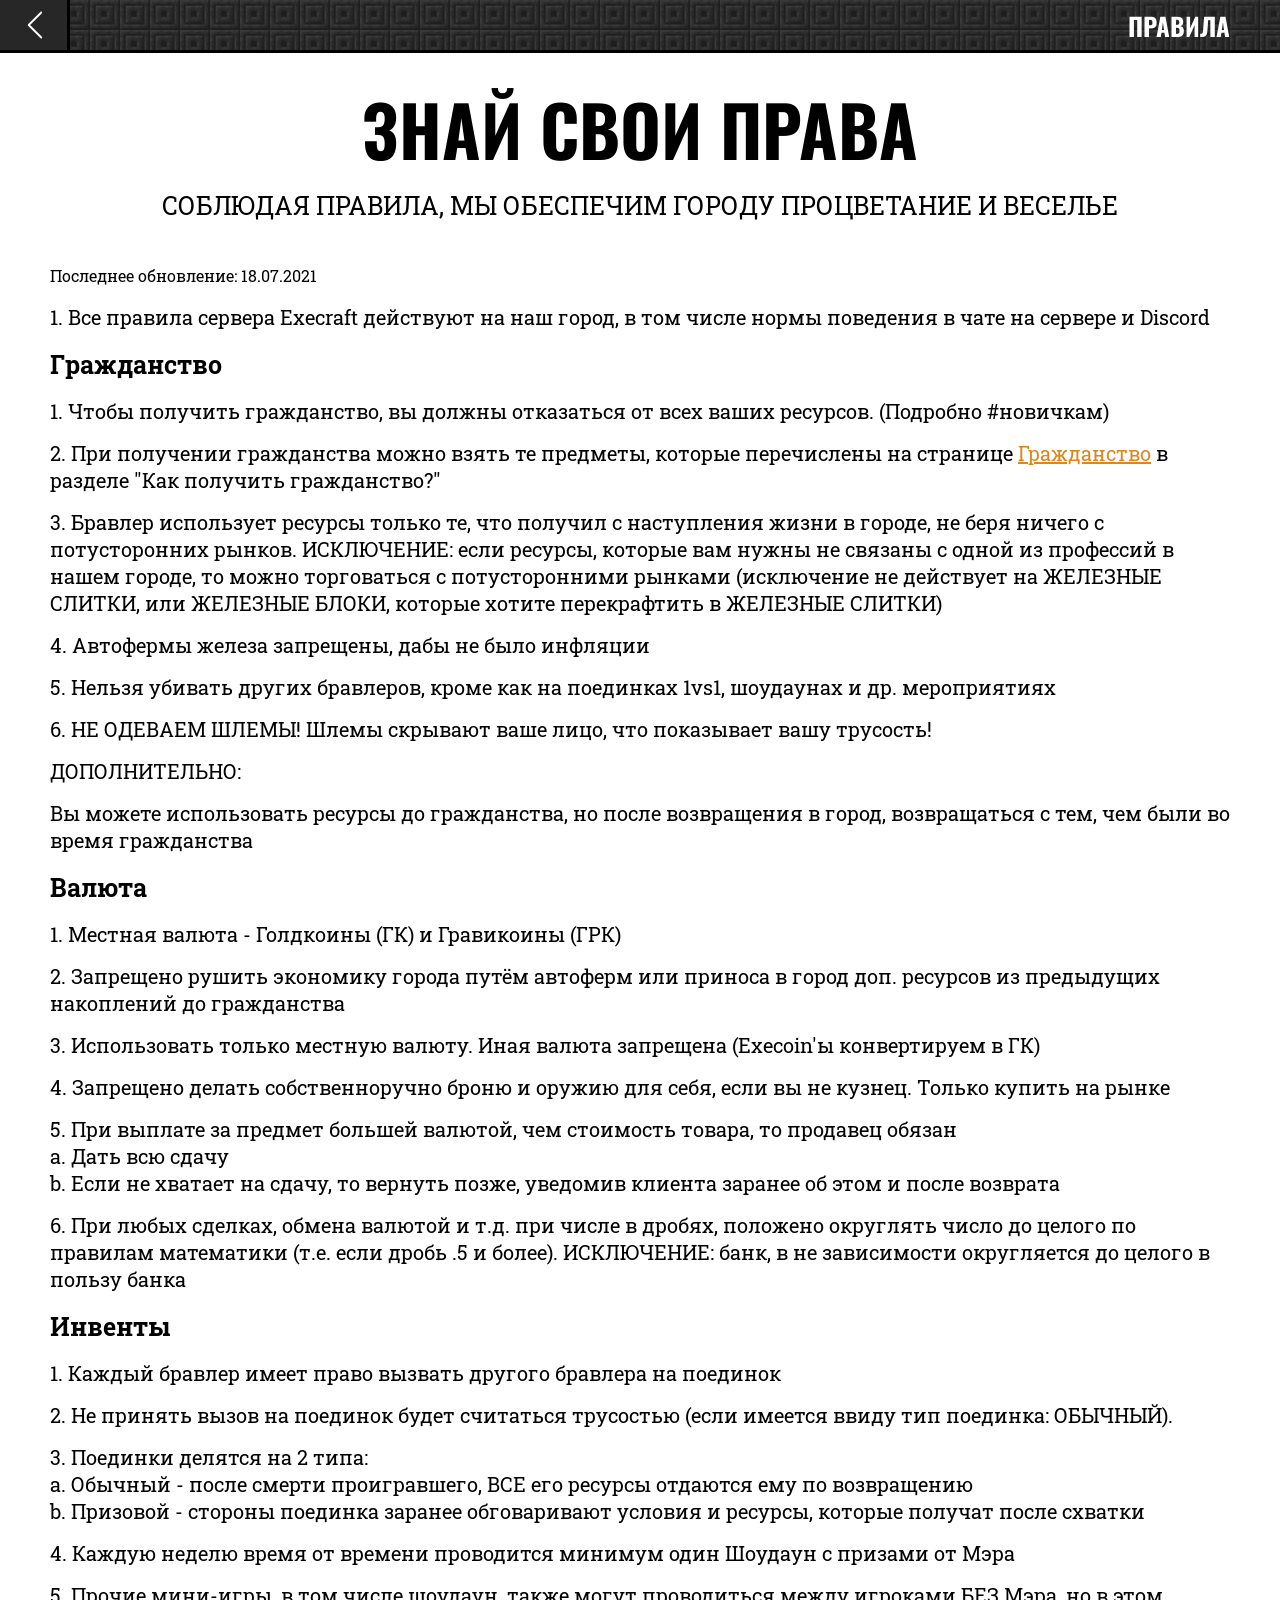
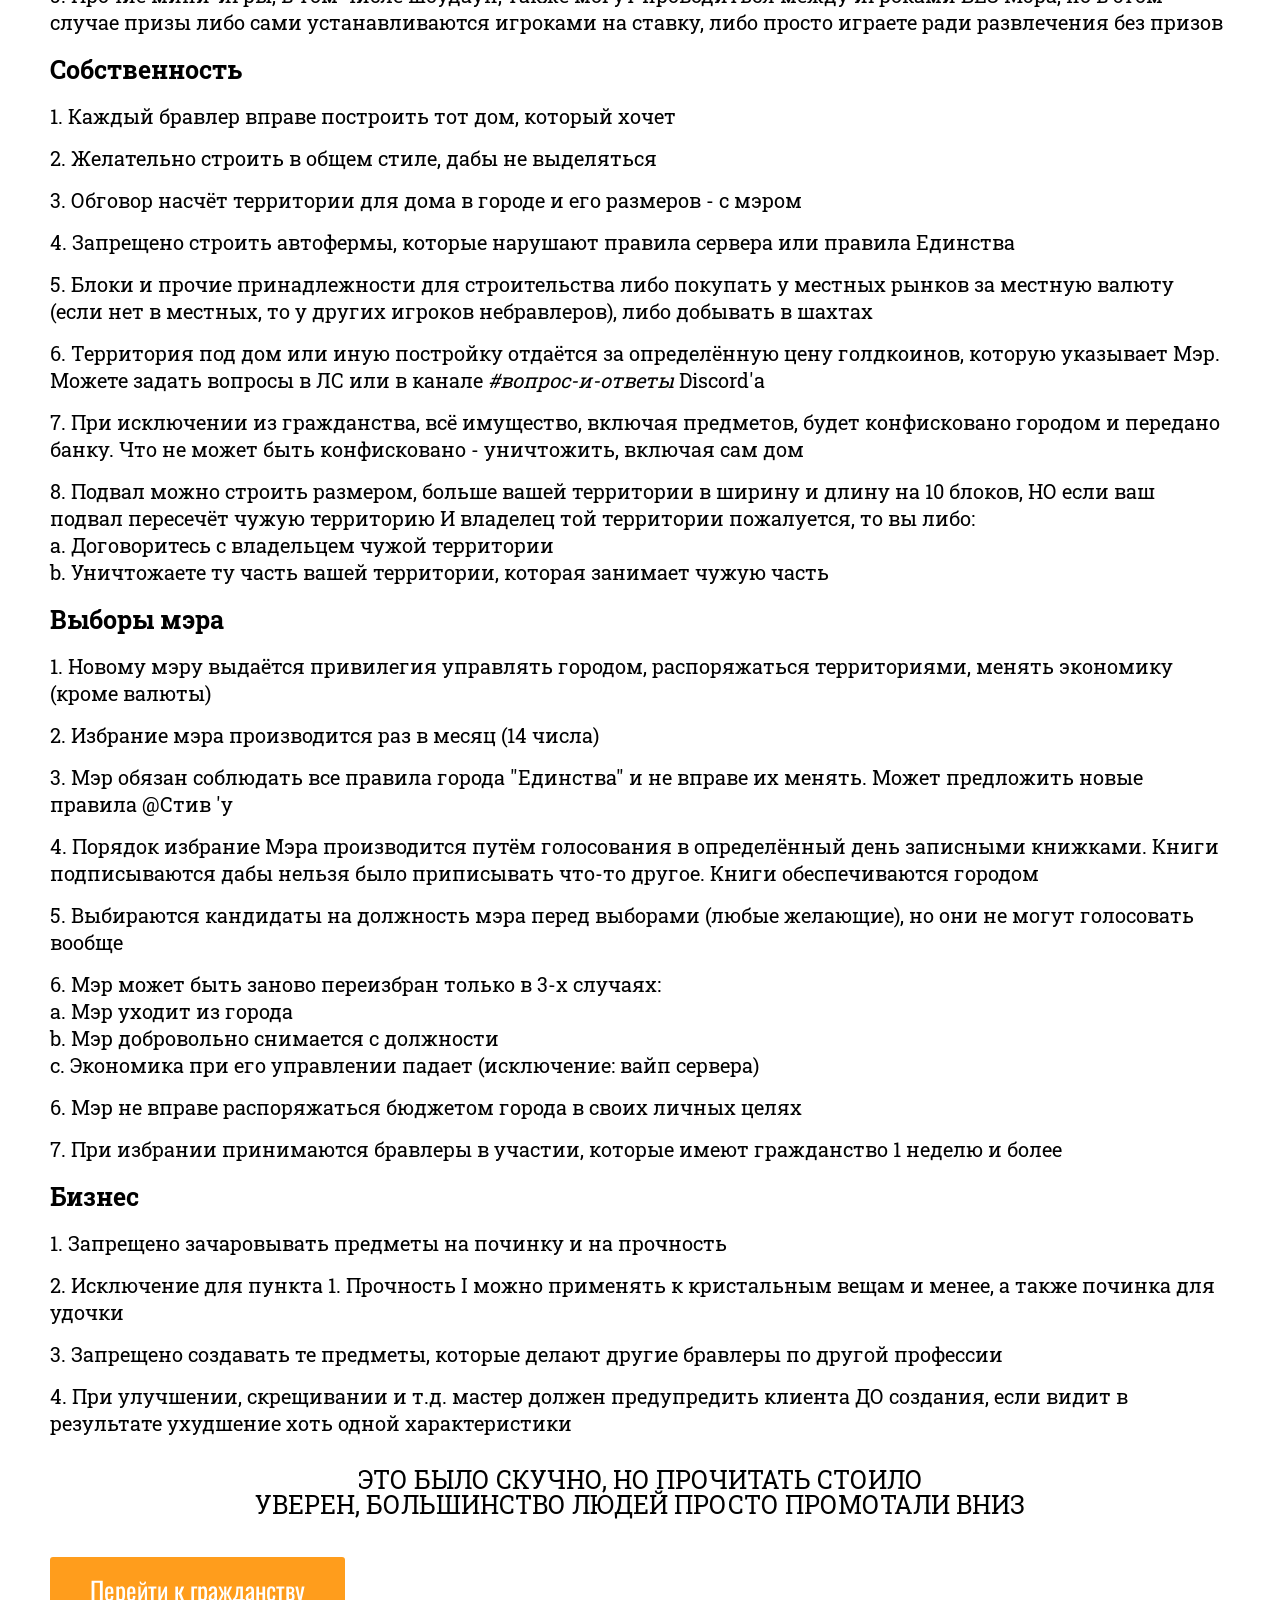
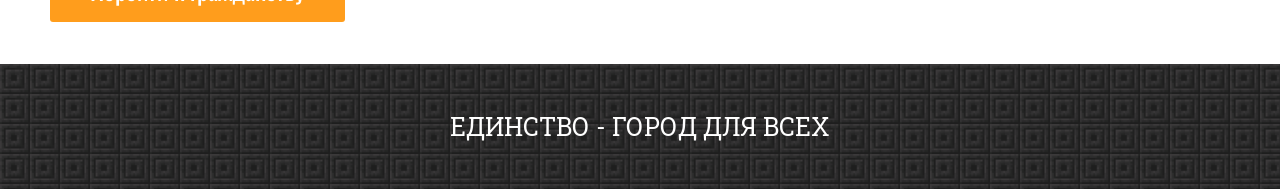
<file: templates/unity-execraft/pages/rules.html>
<!doctype html>
<html lang="ru">
  <head>
    <title>Единство - правила</title>
    <!-- Required meta tags -->
    <meta charset="utf-8">
    <meta name="viewport" content="width=device-width, initial-scale=1, shrink-to-fit=no">

    <link rel="shortcut icon" href="../favicon.png" type="image/x-icon">

    <link rel="stylesheet" href="../css/reset.css">
    <link rel="stylesheet" href="../css/style.css">
    <link rel="stylesheet" href="../css/adaptive.css">
  </head>
  <body>
      <header class="page-header">
        <a class="back-main" href="../index.html">
            <img src="../images/leftarrow_121320.svg" alt="">
            <div class="back-main__text">
                Назад
            </div>
        </a>
        <h4>
            Правила
        </h4>
      </header>

      <div class="page-container">
          <h1>Знай свои права</h1>
          <div class="h1-pre">Соблюдая правила, мы обеспечим городу процветание и веселье</div>

          <div class="rules-block">
            <div class="update-context">
                Последнее обновление: 18.07.2021
            </div>

            <div class="rules-text">
                <div class="rules-text__selection">
                    <div class="text">
                        1. Все правила сервера Execraft действуют на наш город, в том числе нормы поведения в чате на сервере и Discord
                    </div>
                </div>
                <div class="rules-text__selection">
                    <h5>
                        Гражданство
                    </h5>
                    <div class="text">
                        <p>1. Чтобы получить гражданство, вы должны отказаться от всех ваших ресурсов. (Подробно #новичкам)</p>
                        <p>2. При получении гражданства можно взять те предметы, которые перечислены на странице <a href="../pages/citizenship.html">Гражданство</a> в разделе "Как получить гражданство?"</p>
                        <p>3. Бравлер использует ресурсы только те, что получил с наступления жизни в городе, не беря ничего с потусторонних рынков. ИСКЛЮЧЕНИЕ: если ресурсы, которые вам нужны не связаны с одной из профессий в нашем городе, то можно торговаться с потусторонними рынками (исключение не действует на ЖЕЛЕЗНЫЕ СЛИТКИ, или ЖЕЛЕЗНЫЕ БЛОКИ, которые хотите перекрафтить в ЖЕЛЕЗНЫЕ СЛИТКИ)</p>
                        <p>4. Автофермы железа запрещены, дабы не было инфляции</p>
                        <p>5. Нельзя убивать других бравлеров, кроме как на поединках 1vs1, шоудаунах и др. мероприятиях</p>
                        <p>6. НЕ ОДЕВАЕМ ШЛЕМЫ! Шлемы скрывают ваше лицо, что показывает вашу трусость!</p>

                        <p>ДОПОЛНИТЕЛЬНО:</p>
                        <p>Вы можете использовать ресурсы до гражданства, но после возвращения в город, возвращаться с тем, чем были во время гражданства</p>
                    </div>
                </div>
                <div class="rules-text__selection">
                    <h5>Валюта</h5>
                    <div class="text">
                        <p>1. Местная валюта - Голдкоины (ГК) и Гравикоины (ГРК)</p>
                        <p>2. Запрещено рушить экономику города путём автоферм или приноса в город доп. ресурсов из предыдущих накоплений до гражданства</p>
                        <p>3. Использовать только местную валюту. Иная валюта запрещена (Execoin'ы конвертируем в ГК)</p>
                        <p>4. Запрещено делать собственноручно броню и оружию для себя, если вы не кузнец. Только купить на рынке 
                        </p>
                        <p>5. При выплате за предмет большей валютой, чем стоимость товара, то продавец обязан
                            <br>
                            a. Дать всю сдачу
                            <br>
                            b. Если не хватает на сдачу, то вернуть позже, уведомив клиента заранее об этом и после возврата
                        </p>
                        <p>6. При любых сделках, обмена валютой и т.д. при числе в дробях, положено округлять число до целого по правилам математики (т.е. если дробь .5 и более). ИСКЛЮЧЕНИЕ: банк, в не зависимости округляется до целого в пользу банка</p>
                    </div>
                </div>

                <div class="rules-text__selection">
                    <h5>
                        Инвенты
                    </h5>
                    <div class="text">
                        <P>1. Каждый бравлер имеет право вызвать другого бравлера на поединок</P>
                        <p>2. Не принять вызов на поединок будет считаться трусостью (если имеется ввиду тип поединка: ОБЫЧНЫЙ).</p>
                        <p>3. Поединки делятся на 2 типа: <br>
                            a. Обычный - после смерти проигравшего, ВСЕ его ресурсы отдаются ему по возвращению<br>
                            b. Призовой - стороны поединка заранее обговаривают условия и ресурсы, которые получат после схватки
                        </p>
                        <p>4. Каждую неделю время от времени проводится минимум один Шоудаун с призами от Мэра</p>
                        <p>5. Прочие мини-игры, в том числе шоудаун, также могут проводиться между игроками БЕЗ Мэра, но в этом случае призы либо сами устанавливаются игроками на ставку, либо просто играете ради развлечения без призов</p>
                    </div>
                </div>
                <div class="rules-text__selection">
                    <h5>
                        Собственность
                    </h5>
                    <div class="text">
                        <p>1. Каждый бравлер вправе построить тот дом, который хочет</p>
                        <p>2. Желательно строить в общем стиле, дабы не выделяться</p>
                        <p>3. Обговор насчёт территории для дома в городе и его размеров - с мэром</p>
                        <p>4. Запрещено строить автофермы, которые нарушают правила сервера или правила Единства</p>
                        <p>5. Блоки и прочие принадлежности для строительства либо покупать у местных рынков за местную валюту (если нет в местных, то у других игроков небравлеров), либо добывать в шахтах</p>
                        <p>6. Территория под дом или иную постройку отдаётся за определённую цену голдкоинов, которую указывает Мэр. Можете задать вопросы в ЛС или в канале <span class="italic">#вопрос-и-ответы</span> Discord'а</p>
                        <p>7. При исключении из гражданства, всё имущество, включая предметов, будет конфисковано городом и передано банку. Что не может быть конфисковано - уничтожить, включая сам дом</p>
                        <p>8. Подвал можно строить размером, больше вашей территории в ширину и длину на 10 блоков, НО если ваш подвал пересечёт чужую территорию И владелец той территории пожалуется, то вы либо:<br>
                        a. Договоритесь с владельцем чужой территории<br>
                        b. Уничтожаете ту часть вашей территории, которая занимает чужую часть</p>
                    </div>
                </div>
                <div class="rules-text__selection">
                    <h5>
                        Выборы мэра
                    </h5>
                    <div class="text">
                        <p>1. Новому мэру выдаётся привилегия управлять городом, распоряжаться территориями, менять экономику (кроме валюты)</p>
                        <p>2. Избрание мэра производится раз в месяц (14 числа)</p>
                        <p>3. Мэр обязан соблюдать все правила города "Единства" и не вправе их менять. Может предложить новые правила @Стив 'у</p>
                        <p>4. Порядок избрание Мэра производится путём голосования в определённый день записными книжками. Книги подписываются дабы нельзя было приписывать что-то другое. Книги обеспечиваются городом</p>
                        <p>5. Выбираются кандидаты на должность мэра перед выборами (любые желающие), но они не могут голосовать вообще</p>
                        <p>6. Мэр может быть заново переизбран только в 3-х случаях: <br>
                        a. Мэр уходит из города<br>
                        b. Мэр добровольно снимается с должности<br>
                        c. Экономика при его управлении падает (исключение: вайп сервера) </p>
                        <p>6. Мэр не вправе распоряжаться бюджетом города в своих личных целях</p>
                        <p>7. При избрании принимаются бравлеры в участии, которые имеют гражданство 1 неделю и более</p>
                    </div>
                </div>
                <div id="rules-businnes" class="rules-text__selection">
                    <h5>
                        Бизнес
                    </h5>
                    <div class="text">
                        <p>1. Запрещено зачаровывать предметы на починку и на прочность</p>
                        <p>2. Исключение для пункта 1. Прочность I можно применять к кристальным вещам и менее, а также починка для удочки</p>
                        <p>3. Запрещено создавать те предметы, которые делают другие бравлеры по другой профессии</p>
                        <p>4. При улучшении, скрещивании и т.д. мастер должен предупредить клиента ДО создания, если видит в результате ухудшение хоть одной характеристики</p>
                    </div>
                </div>
            </div>
            <div class="h1-pre">
                Это было скучно, но прочитать стоило<br>
                Уверен, большинство людей просто промотали вниз
            </div>
            <a class="btn-link" style="max-width: 400px; margin-top: 40px;" href="../pages/citizenship.html">Перейти к гражданству
                <div>
                    <img src="../images/rightarrow_black.svg" alt="">
                </div>
            </a>
          </div>
      </div>

      <footer>
          <div class="footer-text">
              ЕДИНСТВО - город для всех
          </div>
      </footer>
  </body>
</html>
</file>
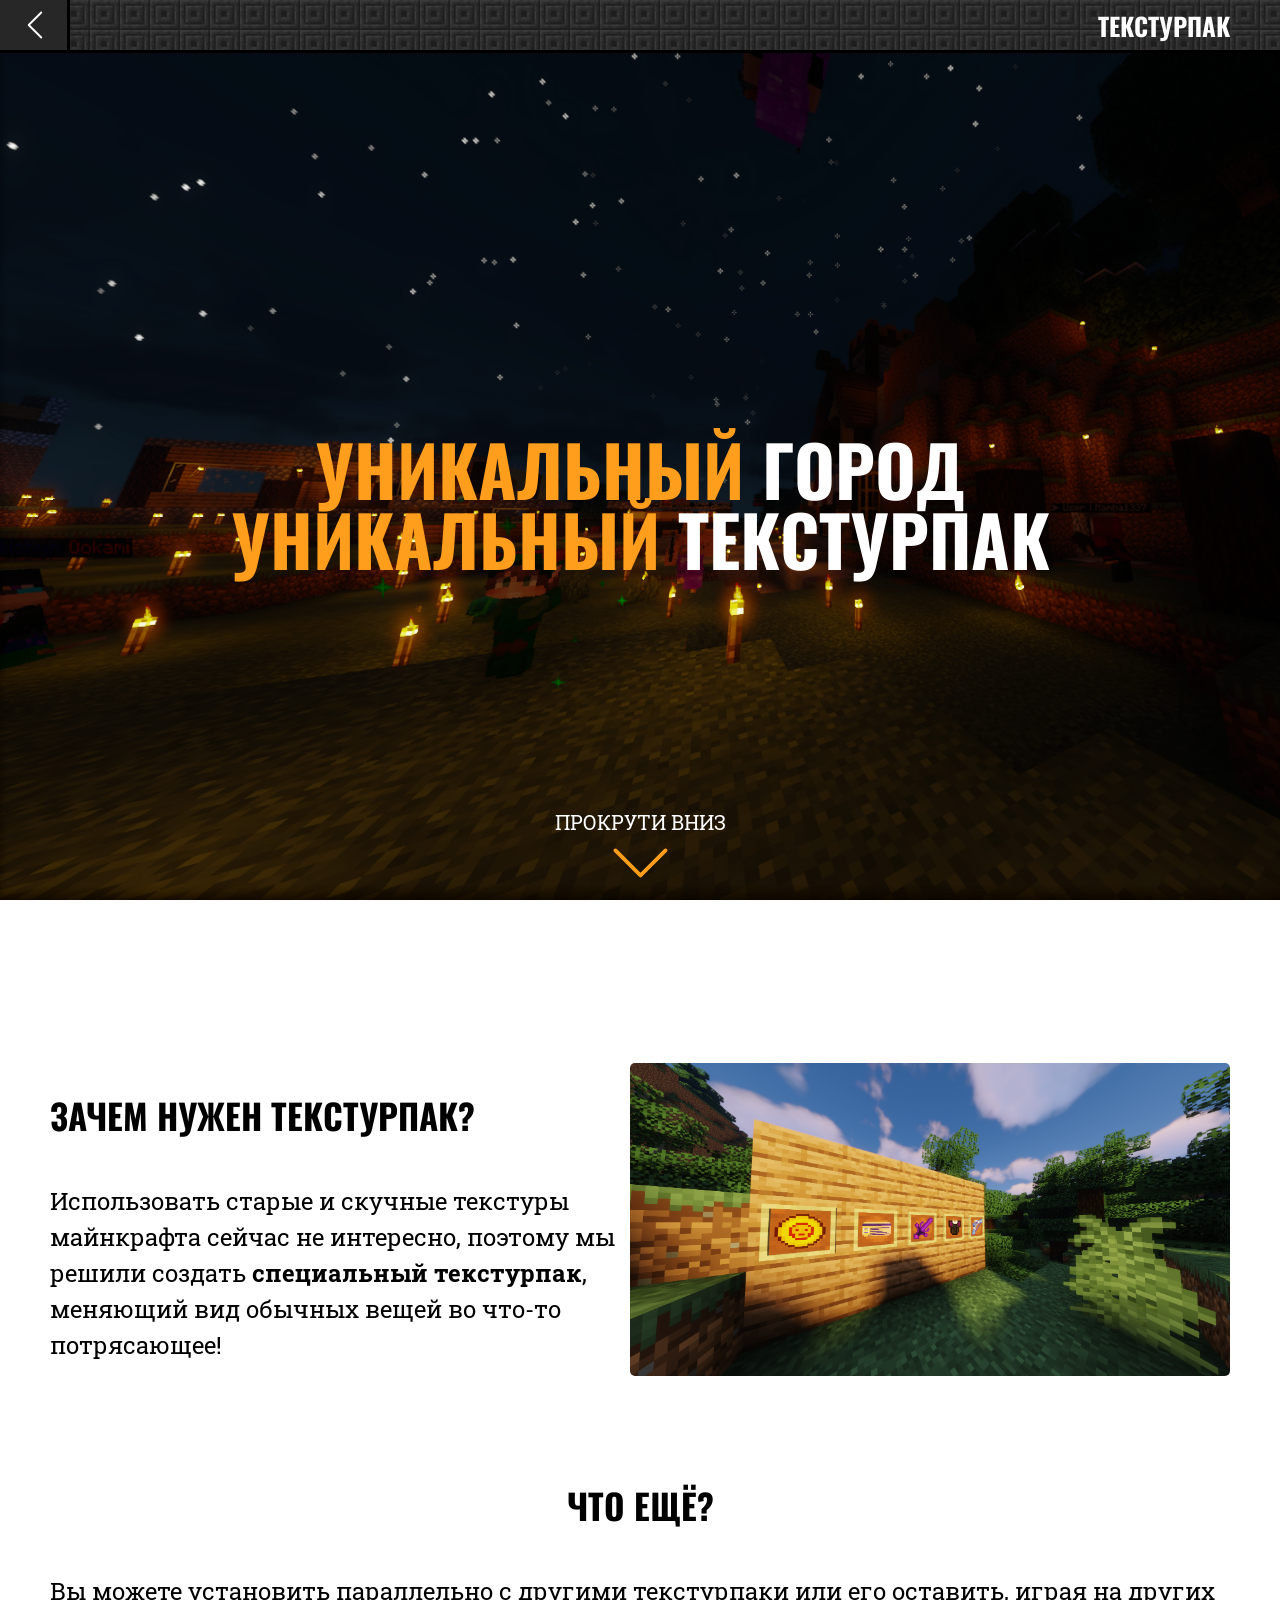
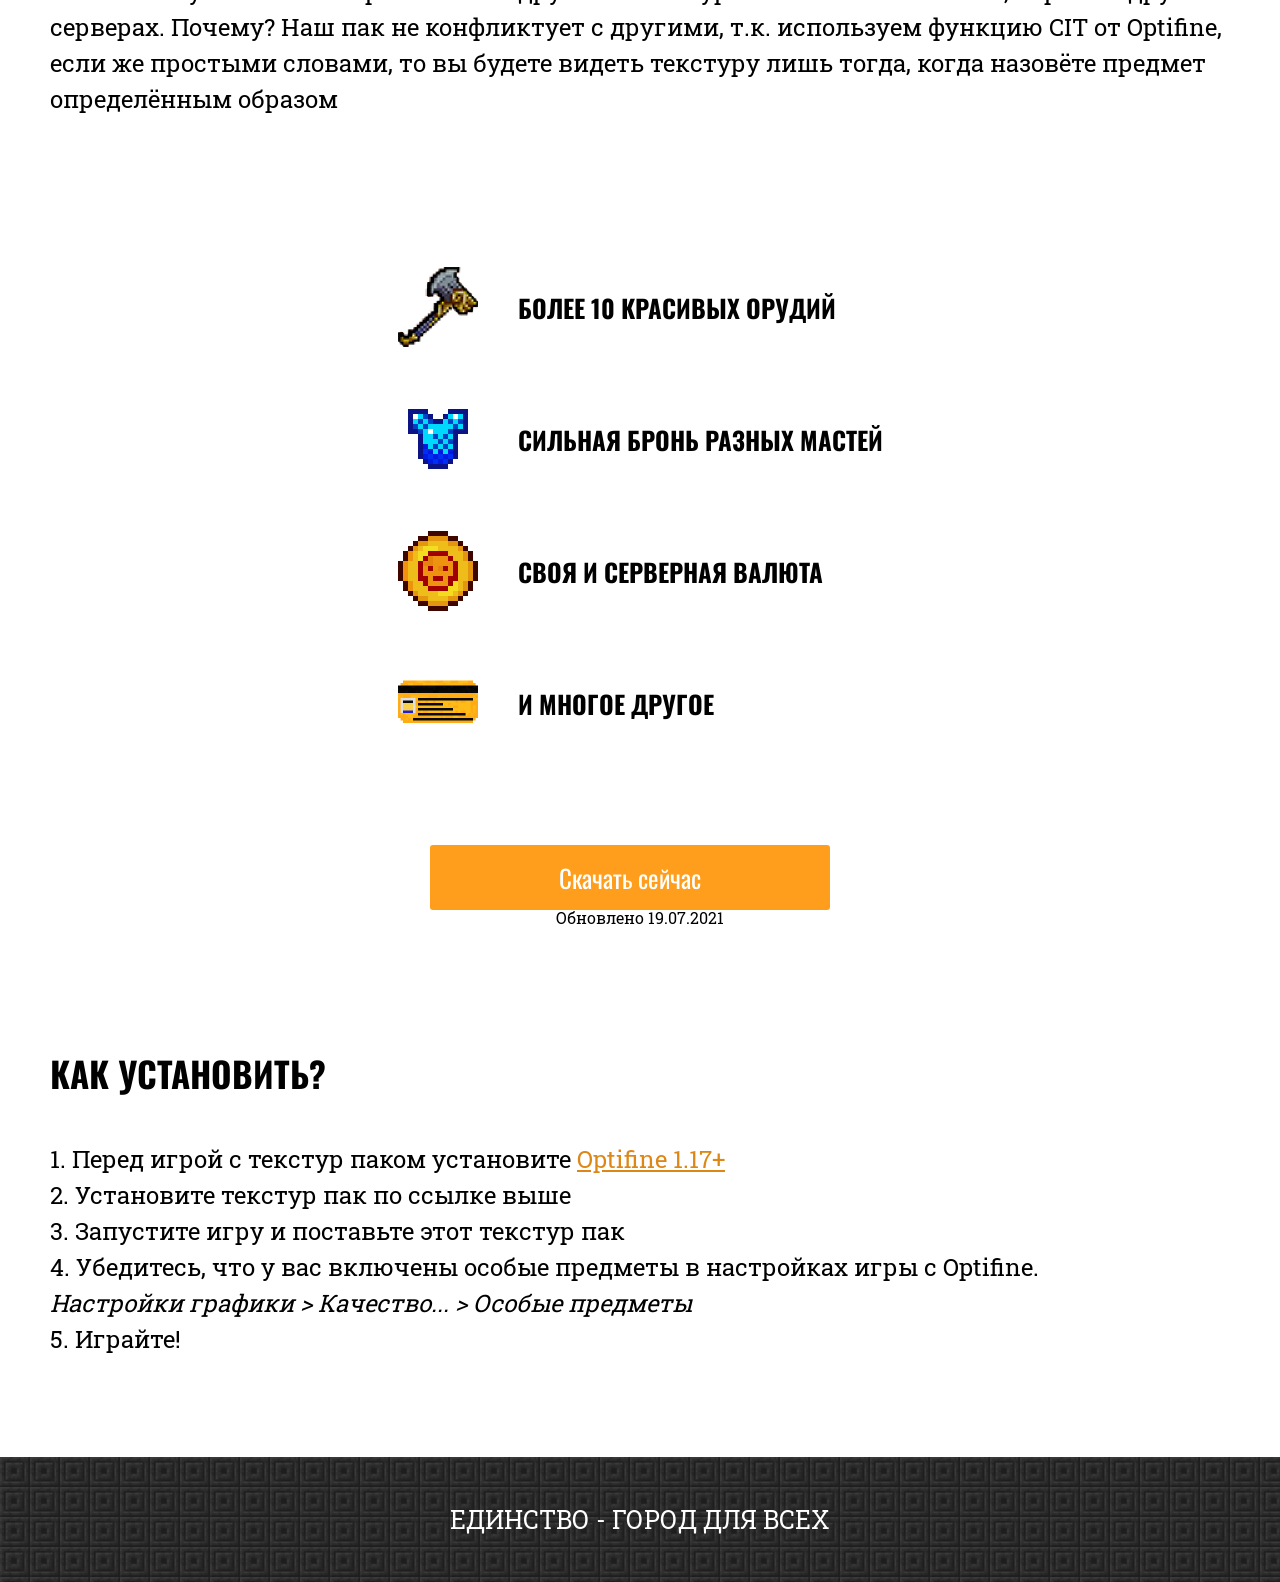
<file: templates/unity-execraft/pages/textures.html>
<!doctype html>
<html lang="en">

<head>
    <title>Единство - правила</title>
    <!-- Required meta tags -->
    <meta charset="utf-8">
    <meta name="viewport" content="width=device-width, initial-scale=1, shrink-to-fit=no">

    <link rel="shortcut icon" href="../favicon.png" type="image/x-icon">

    <link rel="stylesheet" href="../css/reset.css">
    <link rel="stylesheet" href="../css/style.css">
    <link rel="stylesheet" href="../css/adaptive.css">
    <link href="https://unpkg.com/aos@2.3.1/dist/aos.css" rel="stylesheet">
</head>

<body>
    <header class="page-header">
        <a class="back-main" href="../index.html">
            <img src="../images/leftarrow_121320.svg" alt="">
            <div class="back-main__text">
                Назад
            </div>
        </a>
        <h4>
            Текстурпак
        </h4>
    </header>

    <div class="title_panel title-textures">
        <h1 data-aos="fade-up" data-aos-duration="2500">
            <span class="yellow h1span">Уникальный</span> город<br>
            <span class="yellow h1span">Уникальный</span> текстурпак
        </h1>
        <div class="please-down">
            <div class="swipe-go__text">
                Прокрути вниз
            </div>
            <img src="../images/rightarrow_121279.svg" alt="">
        </div>
    </div>

    <section class="why-need-textures">
        <div class="page-container2">
            <div class="why-need-textures__inner">
                <div>
                    <h2 class="black more-fontsize">Зачем нужен текстурпак?</h2>
                    <div class="common-text block-textures">
                        Использовать старые и скучные текстуры майнкрафта сейчас не интересно, поэтому мы решили создать
                        <span class="bold">специальный текстурпак</span>, меняющий вид обычных вещей во что-то
                        потрясающее!
                    </div>
                </div>
                <div class="why-need-text-image">
                    <img src="../images/texturepack.png" alt="">
                </div>
            </div>

        </div>
    </section>

    <section class="what-and-other-texture">
        <div class="page-container2">
            <h2 class="black more-fontsize">Что ещё?</h2>
            <div class="common-text">
                Вы можете установить параллельно с другими текстурпаки или его оставить, играя на других серверах.
                Почему? Наш пак не конфликтует с другими, т.к. используем функцию CIT от Optifine, если же простыми
                словами, то вы будете видеть текстуру лишь тогда, когда назовёте предмет определённым образом
            </div>
        </div>
    </section>

    <section class="ad">
        <div class="page-container2 ad__inner">
            <div class="takes-list">
                <div class="item">
                    <div class="image">
                        <img src="../images/tinaxe.png" alt="">
                    </div>
                    <div class="text">
                        Более 10 красивых орудий
                    </div>
                </div>
                <div class="item">
                    <div class="image">
                        <img src="../images/grom_top_icon.png" alt="">
                    </div>
                    <div class="text">
                        Сильная бронь разных мастей
                    </div>
                </div>
                <div class="item">
                    <div class="image">
                        <img src="../images/goldcoins.png" alt="">
                    </div>
                    <div class="text">
                        своя и серверная валюта
                    </div>
                </div>
                <div class="item">
                    <div class="image">
                        <img src="../images/bank_card.png" alt="">
                    </div>
                    <div class="text">
                        И многое другое
                    </div>
                </div>
            </div>
        </div>
    </section>
    <section class="download">
        <a target="_blank" href="https://drive.google.com/file/d/1BWUpohE8nEQpVhaXWUmnEfbjICODMo0A/view?usp=sharing"
            class="btn-link">Скачать сейчас

            <div>
                <img src="../images/download_111133.svg" alt="">
            </div>
        </a>
        <div class="pre">Обновлено 19.07.2021</div>
    </section>

    <section class="why-need-textures how-install">
        <div class="page-container2">
            <div class="why-need-textures__inner">
                <div>
                    <h2 class="black more-fontsize">Как установить?</h2>
                    <div class="common-text">
                        <p>1. Перед игрой с текстур паком установите <a target="_blank"
                                href="https://optifine.net/downloads">Optifine 1.17+</a></p>
                        <p>2. Установите текстур пак по ссылке выше</p>
                        <p>3. Запустите игру и поставьте этот текстур пак</p>
                        <p>4. Убедитесь, что у вас включены особые предметы в настройках игры с Optifine.<br><span
                                class="italic">Настройки графики > Качество... > Особые предметы</span></p>
                        <p>5. Играйте!</p>
                    </div>
                </div>
            </div>
        </div>
    </section>

    <footer>
        <div class="footer-text">
            ЕДИНСТВО - город для всех
        </div>
    </footer>

    <script src="../js/jquery-3.5.1.min.js"></script>
    <script src="../js/script.js"></script>
    <script src="https://unpkg.com/aos@2.3.1/dist/aos.js"></script>
    <script>
        AOS.init();
    </script>
</body>

</html>
</file>
<file: templates/airoplanes/css/style.css>
:root
{
    --standart-color: #C10C99;
    --hover-color: #e213b5;
}

*
{
    -webkit-box-sizing: border-box;
            box-sizing: border-box;
}
body
{
    position: relative;
    background: #050214;
    height: 100%;
    font-family: 'Poppins', sans-serif;
    color: #fff;
}


body > header
{
    position: absolute;
    width: 100%;
    z-index: 999;
    padding-left: 42px;
    padding-top: 31px;
}
h2
{
    font-weight: 500;
    font-size: 30px;
}
a
{
    font-family: 'Poppins', sans-serif;
    font-weight: 600;
    text-decoration: none;
    color: #b8159b;
    -webkit-transition: 0.3s ease;
    -o-transition: 0.3s ease;
    transition: 0.3s ease;
}
a:hover
{
    color: #d419b2 !important;
}
.logo
{
    font-weight: 600;
}
.content
{
    position: relative;
    width: 100%;
    height: 100vh;
    display: -webkit-box;
    display: -ms-flexbox;
    display: flex;
}

/* Video as image */
.video
{
    height: 100%;
    width: 60%;

    border-top-right-radius: 40px;
    border-bottom-right-radius: 40px;
    overflow: hidden;
}
.video .thumbnail
{
    position: relative;
    height: 100%;
    width: 100%;
    background-image: url(../images/airplane.png);
    background-size: cover;
    background-position: bottom;
    opacity: 1;
}
.thumbnail-filter
{
    position: absolute;
    background-color: #020914;
    width: 100%;
    height: 100%;
    opacity: 0.54;
}
#video-play
{
    position: absolute;
    top: 50%;
    left: 50%;
    -webkit-transform: translate(-50%, -50%);
        -ms-transform: translate(-50%, -50%);
            transform: translate(-50%, -50%);
    background: rgba(204, 204, 204, 0.54);
    width: 86px;
    height: 86px;
    border: 0;
    border-radius: 100%;

    cursor: pointer;

    display: -webkit-box;

    display: -ms-flexbox;

    display: flex;
    -webkit-box-align: center;
        -ms-flex-align: center;
            align-items: center;
    -webkit-box-pack: center;
        -ms-flex-pack: center;
            justify-content: center;
}

/* Block with form and other info */
.info
{
    width: 40%;
    overflow: auto;
}
.info::-webkit-scrollbar {
    width: 10px;
    background-color: transparent;
}
.info::-webkit-scrollbar-thumb {
    background-color: var(--standart-color);
    outline: 0;
}
.info-form
{
    width: 100%;
    max-width: 435px;
    padding: 0 15px 25px 15px;
    margin: 0 auto;
    margin-top: 132px;
}
.info-form h2
{
    margin-bottom: 22px;
}
.advice
{
    font-weight: 400;
    font-size: 16px;
}
.advice-item
{
    margin-bottom: 12px;
}
.advice-link
{
    margin-left: 10px;
}

/* Form for Log in */
form
{
    display: -webkit-box;
    display: -ms-flexbox;
    display: flex;
    -webkit-box-orient: vertical;
    -webkit-box-direction: normal;
        -ms-flex-direction: column;
            flex-direction: column;
    margin-top: 52px;
}
label
{
    font-weight: 500;
    font-size: 13px;
    margin-bottom: 10px;
}
/* CSS for input */
input:not([type="checkbox"])
{
    position: relative;
    width: 100%;
    
    background-color: transparent;
    padding: 7px 10px 7px 30px;
    border: none;
    border-bottom: 2px solid #fff;
    

    font-weight: 400;
    font-size: 16px;
    color: #fff;
    font-family: 'Poppins', sans-serif;
    -webkit-transition: 0.2s ease-in;
    -o-transition: 0.2s ease-in;
    transition: 0.2s ease-in;
}
input:not([type="checkbox"])::-webkit-input-placeholder
{
    font-weight: 400;
    font-size: 16px;
    color: #fff;
}
input:not([type="checkbox"])::-moz-placeholder
{
    font-weight: 400;
    font-size: 16px;
    color: #fff;
}
input:not([type="checkbox"]):-ms-input-placeholder
{
    font-weight: 400;
    font-size: 16px;
    color: #fff;
}
input:not([type="checkbox"])::-ms-input-placeholder
{
    font-weight: 400;
    font-size: 16px;
    color: #fff;
}
input:not([type="checkbox"])::placeholder
{
    font-weight: 400;
    font-size: 16px;
    color: #fff;
}
input:not([type="checkbox"]):focus
{
    outline: none;
    border-bottom: 2px solid;
    border-color: var(--standart-color);
}
.input-inner
{
    position: relative;
    width: 100%;
    display: -webkit-box;
    display: -ms-flexbox;
    display: flex;
    margin-bottom: 49px;
}
.input-inner::before
{
    content: '';
    width: 17px;
    height: 17px;
    background-repeat: no-repeat;
    position: absolute;
}
#input-email::before
{
    background-image: url(../images/mail.svg);
    top: 10px;
}
#input-password::before,
#input-repeat-password::before
{
    background-image: url(../images/padlock.svg);
    top: 5px;
}
#input-user::before
{
    background-image: url(../images/user.svg);
    top: 7px;
}
.input-hide button
{
    position: absolute;
    right: 0;
    top: 50%;
    -webkit-transform: translateY(-50%);
        -ms-transform: translateY(-50%);
            transform: translateY(-50%);
    cursor: pointer;
    background: transparent;
    border: 0;
}
#log-in .last
{
    margin-bottom: 17px;
}

/* under inputs */
.password-properties
{
    display: -webkit-box;
    display: -ms-flexbox;
    display: flex;
    -webkit-box-pack: justify;
        -ms-flex-pack: justify;
            justify-content: space-between;
    margin-bottom: 70px;
}
.password-properties *
{
    font-weight: 300;
    font-size: 12px;
}
.password-properties a
{
    color: #FFFFFF;
}
/* checkbox */
input[type="checkbox"]
{
    -webkit-appearance: none;
       -moz-appearance: none;
            appearance: none;
    width: 15px;
    height: 15px;
    background-color: #fff;
    margin-right: 10px;

    cursor: pointer;

    display: -webkit-inline-box;

    display: -ms-inline-flexbox;

    display: inline-flex;
    -ms-flex-pack: distribute;
        justify-content: space-around;
    -webkit-box-align: center;
        -ms-flex-align: center;
            align-items: center;
}
input[type="checkbox"]:checked
{
    background-color: var(--standart-color);
}
input[type="checkbox"]::after
{
    content: '';
    width: 13px;
    height: 13px;
    background-image: url(../images/checkmark.svg);
}


.btn
{
    padding: 14px 10px;
    background-color: var(--standart-color);
    border: 0;
    border-radius: 50px;

    color: #fff;
    font-size: 17px;
    cursor: pointer;
    -webkit-transition: 0.2s ease;
    -o-transition: 0.2s ease;
    transition: 0.2s ease;
}
.btn:hover
{
    background-color: var(--hover-color);
}

/* Others */
.or
{
    margin-top: 39px;
}
.or .text
{
    text-align: center;
    color: #B5B5B5;
    font-weight: 500;
    font-size: 16px;
}
.or .links a
{
    display: inline-block;
    margin-right: 25px;
}
.or .links
{
    margin-top: 30px;
    display: -webkit-box;
    display: -ms-flexbox;
    display: flex;
    -webkit-box-pack: center;
        -ms-flex-pack: center;
            justify-content: center;
}
.or .links a:last-child
{
    margin-right: 0;
}

/* register change */
#register .input-inner
{
    margin-bottom: 57px;
}
</file>
<file: templates/airoplanes/css/adaptive.css>
@media only screen and (max-width: 950px) {

    body > header
    {
        display: none;
    }
    .info
    {
        width: 100%;
    }
    .info-form
    {
        max-width: 100%;
    }
    .video
    {
        display: none;
    }   

    .password-properties a
    {
        color: #4D4D4D;
    }
    
}
</file>
<file: templates/crowdme/css/style.css>
*
{
    box-sizing: border-box;
}
body
{
    position: relative;
    font-family: 'Open Sans', sans-serif;
    font-weight: 400;
    font-size: 17px;
}
section
{
    width: 100%;
}
hr
{ margin: 0; }

a
{
    display: inline-block;
    text-decoration: none;
    color: #666666;
}

.header {
    width: 100%;
    position:fixed;
    background-color: #fff;
    color: #ffffff;
    z-index: 10;

    border-bottom: 1px solid rgb(231, 231, 231);
}
.container {
    height: 100%;
    max-width: 1040px;
    margin: 0 auto;
    padding: 0px 10px;
}
.header-inner {
    display: flex;
    padding: 22px 0;
    justify-content: space-between;
    align-items: center;
}
.header-inner nav
{
    display: flex;
    align-items: center;

}
.logo {
}
.header__burger
{
    display: none;
}
.header-menu {
    display: flex;
}
.header-menu li{
    display: flex;
}
.header-menu li a
{
    font-weight: 600;
    font-size: 13px;
    margin-left: 29px;
    text-align: center;
    transition: 0.2s ease;
}
.header-menu li a:hover
{
    color: #3d3d3d;
}

.login-btn {
    border: 2px solid #bcda5c;
    border-radius: 30px;
    background-color: #bcda5c;
    padding: 12px 28px;
    margin-left: 75px;

    text-transform: uppercase;
    font-weight: 600;
    font-size: 13px;
    color: #ffffff;
    transition: 0.5s ease;
}
.login-btn:hover
{
    background-color: #ffffff;
    color: #666666;
}

.mainSlider
{
    height: 100vh;
    width: 100%;
    background-image: url("../images/homes-background.png");
    background-repeat: no-repeat;
    background-size: cover;
    background-position: center;
}
.mainSlider-2
{
    height: 100%;
    background-color: rgb(66, 89, 72, 0.29);
}
.main-Slider-title
{
    color: black;
}

.mainSlider-inner
{
    height: 100%;
    display: flex;
    flex-direction: column;
    justify-content: center;
    align-items: center;
    padding-top: 255px;
    padding-bottom: 167px;
}
.main-Slider-title
{
    color: #ffffff;
    font-size: 35px;
    font-weight: 400;
    line-height: 70px;
    text-align: center;
    margin-bottom: 57px;
}
.main-Slider-title span
{
    font-weight: 600;
    font-size: 49px;
}

.becomeMember-btn
{
    color: #ffffff;
    border: 0 solid #bcda5c;
    border-radius: 10px;
    padding: 30px 40px;
    background-color: #99c50a;

    font-weight: 600;
    font-size: 19px;
    transition: 0.2s ease;
}
.becomeMember-btn:hover
{
    background-color: #cdd8aa;
}
.info
{
    background-color: #ffffff;
}
.info-inner
{
    display: flex;
    flex-direction: column;
    align-items: center;

    padding: 0px 40px;
    padding-top: 99px;
    padding-bottom: 110px;
}
.info-icon
{
    display: flex;
    margin-bottom: 52px;
}
.info-title {
    text-transform: uppercase;
    text-align: center;
    margin-bottom: 70px;

    font-weight: 600;
    font-size: 31px;
}
.info-title p
{
    font-weight: 600;
    margin-top: 28px;
}
.info-descpr {
    font-size: 19px;
    font-weight: 400;
    color: #515151;
    line-height: 34px;

    text-align: center;
    margin-bottom: 160px;
}
.info-descpr p
{
    margin-top: 57px;
}


.info-tabs
{
    width: 100%;
}
.info-tabs__menu
{
    display: flex;
    flex: 1 1 auto;
    flex-direction: row;
}
.info-tabs__menu > li
{
    flex: 1;
}
.info-tabs__menu li
{
    display: flex;
    justify-content: center;
    border-bottom: 2px solid #e6e6e6;
    transition: 0.5s ease;
}
.info-tabs__menu li:hover
{
    border-bottom: 2px solid #add136;
}
.info-tabs__menu li.active
{
    border-bottom: 2px solid #add136;
}
.info-tabs__menu li a{
    display: flex;
    align-items: center;
    margin-bottom: 45px;

    font-size: 33px;
    font-weight: 300;
}
.info-tabs__num
{
    color: #ffffff;
    border: 0px solid;
    border-radius: 50%;
    background-color: #5f5f5f;

    display: flex;
    width: 43px;
    height: 43px;
    justify-content: center;
    align-items: center;

    margin-right: 33px;

    font-size: 20px;
    font-weight: 600;
}
.info-tabs__num.active
{
    background-color: #add136;
}

.info-items {
    padding-top: 66px;
    padding-left: 89px;
    padding-right: 22px;
}
.info-item_i {
    display: flex;
    align-items: center;
}
.info-item__i-img
{
    display: flex;
    flex: 0 0 113px;
    margin-right: 104px;
}
.info__item-text {
    font-weight: 400;
}
.info__item-title {
    font-size: 25px;
    color: #add136;
    margin-bottom: 41px;
}
.info__item-descpr {
    color: #606060;
    font-size: 17px;
    line-height: 30px;
}

.offers {
    
}

.offer-item {
    display: flex;
    align-items: center;
    padding: 46px 0;
}

.offer-img {
    display: flex;
    flex: 0 0 auto;
    margin-right: 46px;
}
.offer-text__title {
    font-size: 23px;
    font-weight: 500;
    font-family: 'Montserrat', sans-serif;
    margin-bottom: 39px;
}
.offer-text__descpr {
    color: #515151;
    font-size: 17px;
    font-weight: 400;
    margin-bottom: 31px;
    line-height: 30px;
}

.offers
{
    display: flex;
    align-content: stretch;
}
.offer-item
{
    max-width: 510px;
}
.offer-item.left
{
    padding-right: 70px;
}
.offer-item.right
{
    padding-left: 70px;
}
.offer-Properties
{
    width: 50%;
    display: flex;
    justify-content: flex-end;
    background-color: #e2f8ff;
}
.offer-Buyers 
{
    width: 50%;
    background-color: #f5f9eb;
}
.offer-btn
{
    font-size: 15px;
    font-weight: 600;

    border: 0px solid #add136;
    background-color: #add136;
    padding: 20px 26px;
    color: #fff;
    border-radius: 7px;

    text-align: center;
    transition: 0.5s ease;
}
.offer-btn.blue
{
    border: #26a6d1;
    background-color: #26a6d1;
}
.offer-btn:hover
{
    background-color: #c6da88;
}
.offer-btn.blue:hover
{
    background-color: #68b8d3;
}


.projects {
    margin-top: 80px;
}
.projects-title {
    font-size: 29px;
    font-weight: 600;
    color: #515151;
}
.projects-descpr
{
    display: flex;
    align-items: center;
}
.projects-text {
    display: flex;
    flex-direction: column;
}
.projects-text__descpr {
    margin-top: 34px;

    font-weight: 400;
    font-size: 17px;
    line-height: 30px;
    color: #8f8f8f;
}
.project-btn
{
    display: inline-table;
    border: 2px solid #b6b6b6;
    white-space: nowrap;
    padding: 20px 26px;
    border-radius: 8px;

    font-weight: 600;
    font-size: 15px;

    transition: 0.5s ease;
}
.project-btn:hover
{
    background-color: #b6b6b6;
    color: #fff;
}
.project-items
{
    margin-top: 70px;
    display: flex;
    min-width: 0;
}
.project-item
{
    position: relative;
    overflow: hidden;

    display: flex;
    flex-direction: column;
    justify-content: space-between;

    min-width: 0;

    color: #8a8a8a;
    font-size: 13px;
    font-weight: 400;

    padding-left: 22px;
    padding-right: 24px;
    padding-bottom: 27px;
    padding-top: 226px;

    margin: 0 20px;

    Box-shadow: inset 0 0 0 1px #e5e5e5;
    background-color: #f9f9f9;
    border-radius: 10px;

    z-index: 0;
}
.project-item__header
{
    position: absolute;
    top: 0;
    left: 0;
    width: 100%;
    height: 226px;

    border-top-left-radius: 10px;
    border-top-right-radius: 10px;
}
.project-item__img
{
    height: 100%;
}
.project-item__img img
{
    object-fit: cover;
    width: 100%;
    height: 100%;
}
.project-item__price
{
    position: absolute;
    bottom: 19px;
    right: 15px;

    font-size: 17px;
    color: #fff;
    font-weight: 400;

    border: 0px solid #26a6d1;
    background-color: #26a6d1;
    border-radius: 4px;
    padding: 12px 8px;
}
.project-item__price span
{
    font-weight: 700;
}
.project-item__new
{
    position: absolute;
    display: flex;
    
    color: #fff;
    font-family: 'Montserrat', sans-serif;
    
    left: -59px;
    top: -17px;
    z-index: 1;

    width: 150px;
    height: 70px;

    transform: rotateZ(-45deg);

    font-size: 15px;
    
    align-items: flex-end;
    justify-content: center;
    padding-bottom: 14px;

    background-color: #add136;
}
/* Slick Слайдер  */
.project-items-inner
{
    position: relative;
    display: flex;
    min-width: 0;
    justify-content: space-between;
    height: 100%;
    z-index: 0;
}
.slick-list
{
    border-radius: 5px;
}
.slick-track
{
    display: flex !important;
}

.slick-slide
{
    display: flex !important;
    height: inherit !important;
}
.slick-slide:focus
{
    outline: none;
}
.slick-arrow
{
    position: absolute;
    width: 50px;
    height: 50px;

    font-size: 0;
    background-size: 25px;
    background-position: 50%;
    background-repeat: no-repeat;
    background-color: #ebebeb;
    
    border: none;
    border-radius: 50px;

    top: 50%;
}
.slick-prev
{
    right: 101%;
    background-position-x: 45%;
    background-image: url(../images/back.svg);
}
.slick-next
{
    left: 101%;
    background-position-x: 55%;
    background-image: url(../images/next.svg);
}
.slick-arrow:hover
{
    background-color: #c0c0c0;
}
.slick-arrow:focus
{ outline: none; }

.project-item__info-title
{
    margin-top: 30px;
    margin-left: 23px;

    font-weight: 700;
    font-size: 17px;
    color: #484848;
}
.project-item__info-descpr
{
    margin-top: 19px;
    line-height: 22px;
}
.project-item__infoPanel
{
    margin-top: 20px;
}
.project-item__info-progress-bar
{
    position: relative;
    height: 14px;
    width: 100%;

    border: 0px;
    background-color: #e3e3e3;
    border-radius: 7px;
    overflow: hidden;
}
.project-item__info-progress-bar > span
{
    display: block;
    position: relative;
    height: 100%;
    background-color: #add136;
    color: transparent;
}
.project-item__info-prInformation
{
    margin-top: 20px;
    font-weight: 600;
    display: flex;
    justify-content: space-between;
}
.project-item hr
{
    height: 1px;
    border: none;
    color: #d6d6d6;
    background-color: #d6d6d6;

    margin-top: 20px;
    margin-bottom: 27px;
}
.project-item__moreInfo
{
    position: relative;
    display: flex;
    justify-content: flex-end;
    align-content: center;
}
.project-item__moreInfo:hover
{
    
}
.project-item__moreInfo a
{
    color: #8d8d8d;
    font-size: 15px;
    font-weight: 600;
    display: flex;
}
.project-item__moreInfo a img
{
    position: relative;
    margin-left: 10px;
    margin-right: 7px;
}
.project-item__moreInfo-btn
{ 
    display: flex; 
}


.reviews
{
    background-image: url(../images/city-background.png);
    background-repeat: no-repeat;
    background-size: cover;
    background-position: top;
    background-position-y: -20px;
}
.reviews-inner
{
    display: flex;
    flex-direction: column;
    padding-top: 82px;
    padding-bottom: 61px;
}
.reviews-title
{
    display: flex;
    justify-content: center;
    font-size: 39px;
    font-weight: 600;
    color: #9ec02d;
}
.reviews-descpr
{
    display: flex;
    justify-content: center;
    text-align: center;

    margin-top: 50px;

    font-size: 19px;
    color: #949494;
    line-height: 34px;
}
.reviews-buyers
{
    display: flex;
    justify-content: space-between;
    
    flex-grow: 1;
    margin-top: 98px;
}
.reviews-buyer {
    display: flex;
    max-width: 397px;
    flex-direction: column;
}
.reviews-buyer__block {
    position: relative;
    display: flex;
    flex-direction: column;
    justify-content: center;

    background-color: #fff;
    border-radius: 10px;
    padding: 26px 40px;
    height: 100%;
}
.reviews-buyer__title {
    font-weight: 600;
    font-size: 21px;
    color: #9ec02d;
    text-align: center;
}
.reviews-buyer__descpr {
    display: flex;
    margin-top: 22px;
    line-height: 22px;
    font-size: 13px;
    color: #848484;
    text-align: center;
    vertical-align: middle;
}
.reviews-buyer__triangle
{
    position: absolute;
    left: 80px;
    bottom: -20px;
    width: 20px;
    height: 20px;
}
.reviews-buyer__author {
    margin-top: 34px;
    margin-left: 49px;
    display: flex;
    align-items: center;
}
.reviews-buyer__photo-author {
    width: 60px;
    height: 60px;
    border-radius: 10px;
    overflow: hidden;
}
.reviews-buyer__name-author {
    margin-left: 18px;

    font-weight: 600;
    font-size: 15px;
    color: #494949;
    font-family: 'Montserrat', sans-serif;
}


.partners-inner
{
    padding: 51px 0;
}
.copyright-inner {
    display: flex;
    padding: 28px 0px;

    align-items: center;
    justify-content: center;

    font-size: 13px;
    color: #848484;
}
</file>
<file: templates/crowdme/css/adaptive.css>
@media only screen and (max-width: 980px)
{
    body
    {
        font-size: 20px;
    }
    html,
    body
    {
        position: relative;
        overflow: auto;
    }
    html.lock
    {
        overflow: hidden;
    }
    .logo
    {
        margin-left: 10px;
    }
    .login-btn
    {
        font-size: 15px;
    }
    .container
    {
        max-width: 980px;
    }
    .main-Slider-title
    {
        font-size: 40px;
    }
    .main-Slider-title span
    {
        font-size: 50px;
    }
    .becomeMember-btn
    {
        font-size: 25px;
    }
    /* Табы */
    .info-tabs__menu li a
    {
        font-weight: 500;
    }
    .info-tabs__num
    {
        display: none;
    }
    .info__item-title
    {
        font-size: 25px;
    }
    .info__item-descpr
    {
        font-size: 20px;
    }

    .info-title
    {
        font-size: 30px;
    }
    .info-descpr
    {
        font-size: 20px;
    }

    .offers
    {
        flex-direction: column;
    }
    .offer-Properties
    {
        width: 100%;
        justify-content: flex-start;
    }
    .offer-Buyers
    {
        width: 100%;
    }
    .offer-item.left
    {
        padding-left: 70px;
    }
    .offer-item.right
    {
        padding-left: 70px;
    }
    .offer-img
    {
        width: 120px;
    }
    .offer-img img
    {
        width: 120px;
    }
    .offer-item
    {
        max-width: 100%;
    }
    .offer-text__title
    {
        font-size: 25px;
    }
    .offer-text__descpr
    {
        font-size: 20px;
    }
    .offer-btn
    {
        font-size: 18px;
    }
    
    .projects-title
    {
        font-size: 30px;
    }
    .projects-descpr
    {
        flex-direction: column;
        align-items: flex-end;
    }
    .project-btn
    {
        margin-top: 30px;
        font-size: 18px;
    }
    .projects-text__descpr
    {
        font-size: 20px;
    }
    /* Slick Slider items  */
    .project-item
    {
        margin: 0 5px;
    }
    .project-item__price
    {
        font-size: 22px;
    }
    .project-item__info-title
    {
        font-size: 25px;
    }
    .project-item__info-descpr
    {
        line-height: 33px;
        font-size: 18px;
    }
    .project-item__info-progress-bar
    {
        height: 18px;
        border-radius: 50px;
    }
    .project-item__info-prInformation
    {
        font-size: 15px;
    }
    .project-item__moreInfo a
    {
        font-size: 15px;
    }
    .project-item__moreInfo-btn img
    {
        width: 100%;
    }

    .reviews-title
    {
        font-size: 30px;
    }
    .reviews-descpr
    {
        line-height: 45px;
        font-size: 20px;
    }
    .reviews-buyer
    {
        margin: 5px;
    }
    .reviews-buyer__title
    {
        font-size: 25px;
    }
    .reviews-buyer__descpr
    {
        line-height: 35px;
        font-size: 15px;
    }
    .reviews-buyer__triangle
    {
        width: 45px;
        height: 45px;
        bottom: -43px;
    }
    .reviews-buyer__author
    {
        margin-top: 60px;
    }
    .reviews-buyer__photo-author
    {
        width: 85px;
        height: 85px;
    }
    .reviews-buyer__photo-author img
    {
        width: 100%;
        height: 100%;
    }
    .reviews-buyer__name-author
    {
        font-size: 23px;
    }
    .copyright-inner
    {
        font-size: 20px;
    }

    /* Меню для мобильных версий */
    .header
    {
        z-index: 3;
    }
    .logo
    {
        z-index: 4;
    }
    .header-menu-nav
    {
        position: fixed;
        align-items: baseline !important;
        flex-direction: column;
        overflow: auto;
        width: 100%;
        height: 100%;
        background-color: #fff;
        top: 0;
        right: -100%;
        padding: 120px 20px;
        transition: ease 0.3s;

        z-index: 1;
    }
    .header-menu-nav.active
    {
        right: 0;
    }
    .login-btn
    {
        margin-left: 0;
        margin-top: 30px;
    }
    .header-menu
    {
        display: block;
    }
    .header-menu li
    {
        width: 100%;
        margin-bottom: 20px;
    }
    .header-menu li a
    {
        margin-left: 0;
    }
    .header__burger
    {
        display: block;
        position: relative;
        width: 40px;
        height: 30px;
        right: 20px;

        border-radius: 100px;
        z-index: 4;

        
    }
    .header__burger span
    {
        background-color: #bcda5c;
        position: absolute;
        width: 100%;
        height: 5px;
        border-radius: 5px;
        left: 5px;
        top: 13px;
        transition: ease 0.3s;
    }
    .header__burger::before,
    .header__burger::after
    {
        content: '';
        background-color: #bcda5c;
        position: absolute;
        width: 100%;
        height: 5px;
        border-radius: 5px;
        left: 5px;
        transition: ease 0.3s;
    }
    .header__burger::before
    {top: 0px;}
    .header__burger::after
    {bottom: 0px;}

    .header__burger.active span
    {
        transform: scale(0);
    }
    .header__burger.active::before
    {
        transform: rotate(45deg);
        top: 13px;
    }
    .header__burger.active::after
    {
        transform: rotate(-45deg);
        bottom: 13px;
    }
}

@media only screen and (max-width: 800px)
{
    .info-tabs__menu li a
    {
        font-size: 25px;
    }
    .info-items
    {
        padding-left: 20px;
    }
    .info-item__i-img
    {
        margin-right: 30px;
    }
    .reviews-buyers
    {
        flex-direction: column;
    }
    .reviews-buyer
    {
        margin-top: 50px;
        max-width: 100%;
    }
    .reviews-buyer__triangle
    {
        display: none;
    }
    .reviews-buyer__author
    {
        margin-left: 0;
        margin-top: 20px;
        justify-content: center;
    }
    
    
}
@media only screen and (max-width: 600px)
{
    .mainSlider
    {
        height: 110vh;
    }
    .info-item_i
    {
        flex-direction: column;
        align-items: center;
    }
    .info-item__i-img
    {
        display: block;
        width: 70px;
        margin: 0;
    }
    .offer-img
    {
        display: none;
    }
    .info-tabs__menu
    {
        flex-direction: column;
    }
    .info-tabs__menu li a
    {
        margin-top: 30px;
        margin-bottom: 10px;
    }
    .slick-arrow
    {
        top: 101%;
        width: 100px;
    }
    .slick-prev
    {
    right: 70%;
    }
    .slick-next
    {
    left: 70%;
    }
    .slick-arrow:hover
    {
        background-color: #ebebeb;
    }   
    .reviews-inner
    {
        margin-top: 50px;
    }
    .logo
    {
        width: 150px;
    }
    .becomeMember-btn
    {
        padding: 25px 20px;
    }
}

@media only screen and (max-width: 335px)
{
    .main-Slider-title
    {
        font-size: 25px;
    }
    .main-Slider-title span
    {
        font-size: 35px;
    }
    .becomeMember-btn
    {
        font-size: 15px;
    }
    .offer-btn
    {
        font-size: 15px;
    }
    .slick-prev
    {
    right: 60%;
    }
    .slick-next
    {
    left: 60%;
    }


    .header__burger
    {
        width: 30px;
        height: 20px;
    }
    .header__burger span
    {
        height: 3px;
        top: 9px
    }
    .header__burger::before,
    .header__burger::after
    {
        height: 3px;
    }

    .header__burger.active::before
    {
        top: 9px;
    }
    .header__burger.active::after
    {
        bottom: 8px;
    }
}
</file>
<file: templates/joomhost/css/style.css>
*
{
    box-sizing: border-box;
}
body
{
    font-weight: 400;
    font-family: 'Lato', sans-serif;
    line-height: 24pt;
    font-size: 14px;
}

a
{
    display: inline-block;
    color: #000000;
    text-decoration: none;
}

.header
{
    border-top: 1px solid #3b84e5;
}

.container
{
    max-width: 1170px;
    margin: 0 auto;
    padding: 0 15px;
}

.header_inner
{
    display: flex;
    justify-content: space-between;
    align-items: center;
    height: 87px;
}

.menu_list
{
    display: flex;
}
.menu_list li
{
    margin-left: 38px;
}


.menu_list a
{
    color: #2f3f54;
    font-size: 15px;
    font-weight: 700;
    font-family: 'Open Sans', sans-serif;
}

.menu_list a:hover
{
    color: #2575e7;
}
.menu_list a
{
    transition-duration: 1s;
    transition-property: color;
}
.top
{
    background-color:  #3b84e5;
    padding-top: 150px;
    padding-bottom: 180px;
}
.top_inner
{
    display: flex;
}

.top-info {
    max-width: 555px;
    margin-right: 35px;
    color: #ffffff;
}
.top-info_subtitle {
    margin-bottom: 17px;
}
.top-info_title {
    font-family: 'Roboto', sans-serif;
    font-weight: 900;
    font-size: 48px;
    line-height: 52px;
    text-transform: uppercase;
}
.top-info_descr {
    font-size: 19px;
    font-weight: 700;
    line-height: 52px;
    margin-bottom: 35px;
}
.top-info_descr span {
    font-size: 14px;
    line-height: 24px;
    display: block;
}
.top-info_list {
    list-style: none;
    margin-bottom: 50px;
}
.top-info_list li {
    font-size: 16px;
    font-weight: 700;
    line-height: 24px;
    margin-bottom: 3px;
    position: relative;
    padding-left: 24px;
}
.top-info_list li::before {
    content: "";
    background-image: url(../images/list-icon.png);
    width: 13px;
    height: 13px;
    position: absolute;
    left: 0;
    top: 50%;
    transform: translateY(-50%);
}

.top-info_btn {
    display: inline-block;
    color: #ffffff;
    text-transform: uppercase;
    border: 3px solid #ffffff;
    padding: 13px 44px;
    border-radius: 30px;
    margin-bottom: 15px;
}
.top-info_btn:hover
{
    background-color: #fff;
    color: #267ae9;
}
.transition-btn
{
    transition-duration: 0.5s;
    transition-property: background;
}

.test-btn
{

}

.top-info_btn-descr {

}
.top-images {
}
.top-images_box {
    position: relative;
}
.top-images_circle {
    width: 230px;
    height: 230px;
    background-color: #ffffff;
    border-radius: 50%;
    display: flex;
    flex-direction: column;
    justify-content: center;
    align-items: center;

    color: #212121;
    font-size: 14px;

    position: absolute;
    top: -65px;
    right: -60px;
}
.top-images_title {
    text-align: left;
    margin-bottom: 16px;
    width: 140px;
}
.top-images_price {
    font-size: 54px;
    font-weight: 700;
    margin-bottom: 5px;
}
.top-images-date {
    text-align: right;
    width: 140px;
}

.price
{
    padding: 150px 0 180px;
    color: #4a6385;
    line-height: 24pt;
}

.price_descr
{
    padding: 45px 0 125px;
    font-size: 14px;
    margin: 40px auto 0;
    text-align: center;
    max-width: 600px;
    justify-content: center;
}
.price_descr span
{
    color: #42d6c1;
}
.price_descr a
{
    color: #e74c3c;
}


.title
{
    text-align: center;
    font-size: 40px;
    font-family: 'Roboto', sans-serif;
    line-height: 50px;
    color: #2f3f54;
}
.title span
{
    color: #2575e7;
}
.price_items
{
    display: flex;
    justify-content: space-between;
}
.price-item
{
    overflow: hidden;
    max-width: 360px;
    box-shadow: 0px 21px 49px 1px rgba(41, 44, 61, 0.15);
    position: relative;
    padding: 0 50px 60px;
    
}
.price-item_number
{
    
    width: 265px;
    height: 456px;
    border-radius: 136px;
    color: #fff;
    background-color: #267ae9;
    margin: 0 auto;
    position: absolute;
    top: -370px;

    font-family: 'Roboto', sans-serif;
    font-size: 33px;
    font-weight: 700;
    display: flex;
    align-items: flex-end;
    justify-content: center;
    padding-bottom: 40px;
}
.price-item_number span
{
    font-size: 16px;
}
.price-item_image
{
    padding-top: 117px;
    text-align: center;
    margin-bottom: 30px;
    min-height: 243px;
}
.price-item_title
{
    font-family: 'Roboto', sans-serif;
    font-size: 31px;
    font-weight: 700;
    color: #267ae9;
    margin-bottom: 31px;
}
.price-item_descr
{
    margin-bottom: 62px;
    width: 270px;
}
.price-item_list
{
    list-style: none;
    
    
    margin-bottom: 76px;
}
.price-item_list li
{
    font-size: 16px;
    line-height: 36px;
    position: relative;
    padding-left: 36px;
}
.price-item_list li::before
{
    content: "";
    background-image: url(../images/price-list-icon.png);
    width: 15px;
    height: 11px;
    position: absolute;
    left: 0;
    top: 50%;
    transform: translateY(-50%);
}
.price-item_btn
{
    color: #ffffff;
    font-size: 17px;
    background-color: #267ae9;
    font-family: 'Roboto', sans-serif;
    font-weight: 700;
    position: absolute;
    bottom: 0;
    right: 0;
    left: 0;
    text-align: center;
    padding: 20px 10px;
    box-sizing: border-box;
}
.price-item_btn:hover
{
    background-color: #e74c3c;
}

.footer
{
    background-color: #344358;
    padding: 90px 0 125px;
    font-size: 13px;
    line-height: 22px;
    color: #718db2;
}

.footer_inner
{
    display: flex;
    justify-content: space-between;
}
.footer-col_logo
{
    width: 263px;
}
.footer_logo
{
    margin-bottom: 30px;
}
.footer_text
{
    padding-bottom: 32px;
    border-bottom: 1px solid rgba(255,255,255,.05);
}
.footer_title
{
    color: #d0e4ff;
    font-size: 16px;
    font-family: 'Roboto', sans-serif;
    margin-bottom: 35px;
}
.footer_menu
{
    width: 165px;
}

.footer_list
{
    list-style: none;
}
.footer_list a
{
    font-size: 13px;
    margin-bottom: 8px;
    color: #718db2;
}
.footer_form
{
    width: 263px;
}

.footer_form input,
.footer_form textarea
{
    padding: 12px;
    border: 1px solid rgba(255,255,255,.05);
    background-color: transparent;
    height: 38px;
    width: 100%;
    display: block;
    color: #718db2;
}

.footer_form input::placeholder,
.footer_form textarea::placeholder
{
    color: #718db2;
    font-size: 11px;
    font-weight: 700;
    font-family: 'Lato', sans-serif;
}
.footer_form input:focus,
.footer_form textarea:focus
{
    outline-style: solid;
    outline-color: #fff;
}

.footer_form textarea
{
    height: 85px;
    resize: none;
    margin-bottom: 10px;
}

.footer_form button
{
    text-transform: uppercase;
    color: #fff;
    font-size: 11px;
    background-color: #2575e7;
    border: none;
    font-family: 'Roboto', sans-serif;
    padding: 10px;
    cursor: pointer;
}
.footer_form button:hover
{
    background-color: #e74c3c;
}

.reviews
{
    padding: 120px 0;
    background-color: #fafafa;
    
}

.reviews-slider
{
    padding-top: 160px;
    display: flex;
    justify-content: space-between;
}

.reviews-slider_item {
    padding: 30px 20px;
    width: 520px;
}
.reviews-box {
    display: flex;
    box-shadow: 0px 21px 49px 1px rgba(41, 44, 61, 0.15);
    position: relative;
}
.reviews-box_image
{
    background-color: #267ae9;
    width: 190px;
    min-height: 350px;
    display: flex;
    align-items: center;
    justify-content: center;
}
.reviews-box_image img
{
    border-radius: 50%;
}

.reviews-box_content
{
    background-color: #fff;
    padding: 0px 40px;
    width: 330px;
    min-height: 350px;
    font-size: 16px;
    line-height: 26px;
    display: flex;
    flex-direction: column;
    justify-content: center;
}

.reviews-box_text {
    margin-bottom: 30px;
}
.reviews-box-author {
}
.reviews-box-author span
{
    color: #2575e7;
    font-family: 'Roboto', sans-serif;
    font-weight: 700;
}
  
.partners
{
    background-color: #fff;
    align-items: center;
    justify-content: center;
    padding: 90px 0px;
}
.partners-item
{
}
</file>
<file: templates/prechu/css/style.css>
*
{
    box-sizing: border-box;
    font-family: 'Open Sans', sans-serif;
    font-weight: 400;
}
a
{
    text-decoration: none;
    color: #6c6c6c;
    display: inline-block;
}

.container
{
    margin: 0 auto;
    width: 1024px;
    padding: 0 24px;
}

.header
{
    color: #fff;
}
.header-inner
{}

.logo
{
    margin-top: 24px;
}

.header-inner
{
    min-height: 89px;
    display: flex;
    justify-content: space-between;
    align-items: center;
}
.menu
{
    margin-top: 51px;
}
.menu-list
{
    display: flex;
}
.menu-list li
{
    margin-left: 35px;
}
.menu-list li a::after
{
    content: "";
    display: block;
    width: 0%;
    height: 3px;
    background-color: #5094f2;
    transition: all 0.5s;
}
.menu-list li a:hover::after
{
    width: 100%;
}

.start-screen {
    background-image: url(../images/background.png);
    background-size: cover;
}
.start-screen__inner
{
    padding: 38px 21px 21px 21px ;
    display: flex;
}
.start-screen__iphone {
    margin-right: 103px;
}
.start-screen__info
{
    margin-top: 124px;
}
.start-screen__text {
    min-width: 450px;
    font-size: 24px;
    line-height: 44px;
    color: #fff;
    margin-bottom: 37px;
}
.start-screen__text span
{
    font-size: 42px;
}

.start-screen__btn {
    border: 3px solid #5094f2;
    background-color: #5094f2;
    color: #fff;
    position: relative;
    padding: 11px 12px 8px 45px;
    border-radius: 5px;
    font-size: 22px;
    font-weight: 200;
}
.start-screen__btn::before
{
    content: "";
    background-image: url(../images/check-box.png);
    position: absolute;
    height: 23px;
    width: 23px;
    left: 10px;
    top: 50%;
    transform: translateY(-50%);
}
.start-screen__btn:hover
{
    background-color: transparent;
}
.start-screen__btn
{
    transition-duration: .5s;
    transition-property: background;
}
.offers
{
    background-color: #fff;
}
.offers-items {
    margin-top: 71px;
    display: flex;
    justify-content: space-between;
}
.offer-item {
    text-align: center;
    width: 255px;
}
.offer-item__img {
}
.offer-item__title {
    font-size: 20.35px;
    color: #5094f2;
    margin-top: 28px;
    margin-bottom: 14px;
    text-align: center;
}
.offer-item__descpr {
    text-align: center;
    font-size: 14.35px;
    color: #909090;
    line-height: 17.5px;
}

.information {
    margin-top: 96px;
    color: #6f7173;
}
.information-title {
    font-size: 42px;
}
.information-info {
    display: flex;
}
.information-img {
    margin: 35px 93px 0 0;
}
.information-info-text {
    max-width: 454px;
}
.information-info-text__title {
    font-size: 26px;
    margin-bottom: 35px;
}
.information-info-text__descpr {
    font-size: 15px;
    line-height: 36px;
}

.footer {
    margin-top: 50px;
    border-top: 1px solid #e5e5e5;
}
.footer-info {
    text-align: center;
    margin: 34px 0 48px 0;
    font-size: 15px;
    color: #909090;
}
</file>
<file: templates/progressterra/css/style.css>
@font-face {
    font-family: "Bebas Neue Bold";
    src: url("../fonts/bebas_neue_bold.eot"); /* IE 9 Compatibility Mode */
    src: url("../fonts/bebas_neue_bold.eot?#iefix") format("embedded-opentype"),
        /* IE < 9 */ url("../fonts/bebas_neue_bold.woff2") format("woff2"),
        /* Super Modern Browsers */ url("../fonts/bebas_neue_bold.woff") format("woff"),
        /* Firefox >= 3.6, any other modern browser */ url("../fonts/bebas_neue_bold.ttf") format("truetype"),
        /* Safari, Android, iOS */ url("../fonts/bebas_neue_bold.svg#bebas_neue_bold") format("svg"); /* Chrome < 4, Legacy iOS */
}

* {
    box-sizing: border-box;
}
body {
    position: relative;
    font-weight: 400;
    font-family: "PT Sans", sans-serif;
    font-size: 24px;
    animation: myanimation 5s infinite linear;
}
a {
    color: #742ad2;
    text-decoration: none;
    display: inline-block;
}
.btn {
    font-family: "Bebas Neue Bold";
    font-size: 28px;
    font-weight: 700;
    line-height: 32px;
    letter-spacing: 0.03em;
    background-color: #ffffff;
    border: none;
    border-radius: 12px;
    text-align: center;

    filter: drop-shadow(4px 4px 4px rgba(116, 42, 210, 0.25));
    background-color: #742ad2;
    color: #ffffff;
    width: 100%;
    transition: 0.5s ease;
    padding: 15px 0;
}
.btn:focus {
    outline: none;
}
.btn:hover {
    background-color: #dbdbdb;
    color: #742ad2;
}

.btn-white {
    background-color: #ffffff;
    color: #742ad2;
}
.btn-white:hover {
    background-color: #742ad2;
    color: #ffffff;
}
h1,
h2 {
    font-family: "Bebas Neue Bold";
    text-transform: uppercase;
    font-size: 65px;
    font-weight: 700;
    padding: 0;
}
h1 {
    line-height: 70px;
    letter-spacing: 0.03em;
    text-shadow: 0px 4px 4px rgba(0, 0, 0, 0.25);
}
h2 {
    color: #742ad2;
    margin-bottom: 96px;
    letter-spacing: 0.04em;
    line-height: 68px;
}
h3 {
    font-size: 32px;
    font-weight: 700;
    margin: 33px 0;
}
form {
    display: flex;
    flex-direction: column;
}
textarea,
input[type="text"] {
    background: rgba(255, 255, 255, 0.69);
    padding: 12px 32px 24px 32px;
    margin-bottom: 28px;
    border: 1px solid #828282;
    border-radius: 8px;
}
textarea:focus,
input[type="text"]:focus {
    outline: none;
    box-shadow: 0px 0px 8px 1px rgba(116, 42, 210, 0.18);
}
input[type="checkbox"] {
    -webkit-appearance: none;
     -moz-appearance: none;
          appearance: none;
    width: 32px;
    height: 32px;
    background: rgba(255, 255, 255, 0.69);
    border: 1px solid #742ad2;
    border-radius: 8px;
    display: inline-flex;
    justify-content: space-around;
    align-items: center;
    cursor: pointer;
}
input[type="checkbox"]:after {
    content: "";
    background-image: url(../img/check-mark.svg);
    background-position: center;
    background-repeat: no-repeat;
    background-size: contain;
    height: 23px;
    width: 23px;
}
input[type="checkbox"]:focus {
    outline: none;
}
input[type="checkbox"]:checked {
    background-color: #742ad2;
}
textarea {
    padding-bottom: 84px;
    resize: vertical;
}
svg
{
    display: block;
}
.header-inner-round
{
    position: absolute;
    top: -369px;
    left: -541px;
    width: 1567px;
    height: 466px;
    border-radius: 100%;
    background-color: #ffffff;
}
.background-main__dotes-left
{
    display: none;
}
.svg__bottom
{
    position: relative;
    width: 100%;
    bottom: -5px;
}
.svg__up
{
    position: relative;
    width: 100%;
    top: -10px;
    transform: scale(-1, -1);
}
.svg-up__relative
{
    position: relative;
    top: -5px;
    width: 100%;
}
.svg-wave-mob
{
    display: none;
}
.header-black {
    color: #333333;
}
.header-center {
    text-align: center;
}
.phone-svg
{
    background-image: url(../img/);
}
.container {
    height: 100%;
    max-width: 1231px;
    margin: 0 auto;
    
    padding: 0 20px;
    padding-top: 50px;
}
.main-container {
    height: 100%;
    max-width: 1240px;
    padding: 0 40px;
    
    margin: 0 auto;
}
.background-main {
    position: relative;
    background: linear-gradient(343.28deg, #b0f1ff 28.06%, #742ad2 78.98%);
}
.background-main__img {
    position: absolute;
    display: block;
    width: 100%;
    height: auto;
    z-index: -1;
}

.background-main__right {
    position: absolute;
    right: 0;
    top: 0px;
}
.background-main__dotes {
    position: absolute;
    top: 0px;
    right: 0px;
}
.double-dotes-mobile
{
    display: none;
}
.background-main__logo {
    position: absolute;
    right: 76px;
    top: 71px;
}
.header-inner,
.header-nav {
    position: relative;
}
.header-nav ul {
    display: flex;
    margin-left: 16px;
}
.header-nav ul li a {
    font-family: "Bebas Neue Bold";
    font-size: 28px;
    letter-spacing: 0.03em;
    font-weight: 700;
    text-transform: uppercase;
    margin-right: 76px;
    transition: 0.5s ease;
}
.header-nav ul li a:hover {
    color: rgb(61, 61, 61);
}

.title-section__inner {
    position: relative;
    padding-top: 185px;
    padding-bottom: 90px;
    display: flex;
    justify-content: space-between;
}
.title-section__info {
    max-width: 428px;
    color: #ffffff;
    width: 100%;
    display: flex;
    flex-direction: column;
    justify-content: start;
}
.title-section__text {
    margin-left: -5px;

    margin-top: 27px;
    margin-bottom: 42px;
    line-height: 34px;
    font-weight: 400;
    letter-spacing: 0em;
    font-family: "PT Sans", sans-serif;
    font-size: 25px;
    text-shadow: 0px 4px 4px rgba(122, 60, 214, 0.2);
}
.title-section__info button {
    margin-left: -11px;
    margin-top: 42px;
    margin-right: 17px;
}
.title-section__decoration {
    position: relative;
    top: -55px;
}
.title-section__decoration img
{
    height: 100%;
}
.title-section__decoration-dotes {
    position: absolute;
    left: -30px;
    top: -25px;
}
.title-section__decoration-dotes div {
    margin-bottom: 28px;
    display: -webkit-box;
    display: -ms-flexbox;
    display: flex;
}
.title-section__decoration-dotes div img:first-child {
    margin-right: 28px;
}
.mobile-text
{
    display: none;
}
.answer {
    width: 520px;
}
.our-answers-inner {
    display: flex;
    flex-direction: column;
    align-items: flex-end;
    margin-top: 210px;
}
.answer-cloud {
    position: relative;
    max-width: 370px;
    font-size: 34px;
    line-height: 41px;
    font-weight: 700;
    text-align: center;
    align-self: flex-start;
    margin-left: 142px;
}
.answer-cloud img {
    position: absolute;
    max-width: fit-content;
    top: -212px;
    right: -38px;
}
.our-answers-block {
    display: flex;
    flex-direction: column;
    align-items: center;
    width: 100%;
    margin-top: 153px;
}
.our-answers-inner h2 {
    text-align: right;
}
.our-answers-row {
    display: -webkit-box;
    display: -ms-flexbox;
    display: flex;
    -webkit-box-pack: justify;
        -ms-flex-pack: justify;
            justify-content: space-between;
    margin-bottom: 118px;
    width: 100%;
}
.our-answers-row:last-child {
    margin-bottom: 0;
}

.btn-answer {
    display: -webkit-box;
    display: -ms-flexbox;
    display: flex;
    margin-top: 110px;
}
.who-me {
    margin-top: 204px;
}
.who-me__inner {
    display: -webkit-box;
    display: -ms-flexbox;
    display: flex;
    -webkit-box-orient: vertical;
    -webkit-box-direction: normal;
        -ms-flex-direction: column;
            flex-direction: column;
}
.who-me__info
{
    display: -webkit-box;
    display: -ms-flexbox;
    display: flex;
    -webkit-box-pack: justify;
        -ms-flex-pack: justify;
            justify-content: space-between;
}
.who-me__block {
    max-width: 460px;
}
.btn-who-me {
    margin-top: 40px;
    margin-right: 15px;
}
.who-me__img {
    display: -webkit-box;
    display: -ms-flexbox;
    display: flex;
}

.webSite-about {
    position: relative;
    background: linear-gradient(354.69deg, #b0f1ff 18.05%, #742ad2 89.78%);

    margin-top: 245px;
}
.webSite-about__inner {
    font-weight: 700;
    font-size: 32px;
    line-height: 41px;
    margin: 75px 0;
    display: flex;
    align-items: center;
    text-align: center;
    justify-content: center;

    color: #ffffff;

    text-shadow: 0px 4px 4px rgba(53, 25, 166, 0.2);
}
.contact {
    margin-top: 197px;
}
.contact-inner {
    display: flex;
    justify-content: center;
}
.contact-block {
    max-width: 872px;
    display: flex;
    flex-direction: column;
    padding: 0 10px;
}
.contact-block__text {
    margin-bottom: 40px;
}
.contact-block__text a {
    position: relative;
    margin-left: 12px;
    margin-right: 53px;
}
.contact-block__text a::after {
    content: "";
    position: absolute;
    width: 32px;
    height: 32px;
    right: -50px;
    top: 50%;
    transform: translateY(-50%);
    background-image: url(../img/phone-answer.svg);
}
.btn-contact {
    max-width: 460px;
    align-self: center;
}
.checkbox-div {
    margin-bottom: 48px;
}
.checkbox-div label {
    margin-left: 24px;
}
.base-collection {
    margin-top: 240px;
    position: relative;
}
.base-collection-background {
    background: linear-gradient(170deg, #b0f1ff 15.56%, #742ad2 85.61%);
    position: relative;
}
.base-collection__inner {
    position: relative;
    display: flex;
    flex-direction: column;
}

.base-collection__adv__block {
    position: absolute;
    top: -253px;
    right: -22px;

    align-self: flex-end;
    max-width: 597px;
    z-index: 5;
}
.header-black {
}
.base-collection__text {
    text-align: right;
    font-weight: 700;
    font-size: 32px;
}
.base-collection__text span {
    color: #742ad2;
    font-weight: 700;
}
.main-number {
    font-size: 48px;
}
.testing__block {
    position: absolute;
    max-width: 468px;
    bottom: -221px;
    left: 70px;
    z-index: 3;
}

.base-collection__flexbox {
    position: relative;
    display: -webkit-box;
    display: -ms-flexbox;
    display: flex;
    -ms-flex-flow: row wrap;
        flex-flow: row wrap;
    -webkit-box-pack: justify;
        -ms-flex-pack: justify;
            justify-content: space-between;
    margin-top: 58px;
    margin-bottom: 89px;
    -ms-flex-preferred-size: 15px;
        flex-basis: 15px;
}
.base-collection__flexbox .collect:nth-child(-n+3) {
    max-width: 333px !important;
}
.collect {
    position: relative;
    max-width: 252px;
    font-size: 24px;
    line-height: 32px;
    text-align: center;
    color: #ffffff;
    text-shadow: 0px 4px 4px rgba(116, 42, 210, 0.2);
    margin-top: 60px;
}
.collect img {
    margin-bottom: 16px;
}
.also-avaible {
    margin-top: 220px;
}
.also-avaible__flexbox {
    display: flex;
    justify-content: center;
    align-items: center;
    flex-flow: row wrap;
    margin-bottom: 20px;
}
.avaible-item {
    text-align: center;
    max-width: 163px;
    margin: 0 35px;
    margin-bottom: 48px;
}
.item-for-mobile
{
    display: none;
}
.avaible-item img {
    margin-bottom: 28px;
    height: 116px;
        width: 116px;
}

footer {
    background: linear-gradient(360.28deg, #B0F1FF -16.06%, #742AD2 78.98%);
    color: #ffffff;
    padding-bottom: 80px;
    position: relative;
}
.footer__contact-us {
    display: flex;
    justify-content: space-around;
}
.footer__contact-us > div
{ position: relative; }

.footer-map::before, .footer-mail::before, .footer-phone::before {
    content: "";
    
    width: 40px;
    height: 40px;
    position: absolute;
    left: -55px;
    top: 50%;
    transform: translateY(-50%);
    background-repeat: no-repeat;
    background-position: center;
}
.footer-map::before
{background-image: url(../img/map.svg);}
.footer-phone::before {
    background-image: url(../img/phone.svg);
}
.footer-mail::before {
    background-image: url(../img/mail.svg);
}
.footer_c {
    margin-top: 100px;
    font-family: "Bebas Neue Bold";
    font-style: normal;
    text-align: center;
    font-weight: 700;
    font-size: 28px;
    text-shadow: 0px 4px 4px rgba(116, 43, 211, 0.2);
}
.footer-logo
{
    display: none;
}

.bc-header
    {
        color: #535C74;
    }

/* Mobile */
@media only screen and (max-width: 640px)
{
    
}
</file>
<file: templates/progressterra/css/adaptive.css>
/* For big screen */
@media only screen and (min-width: 2400px) {
    .title-section__inner {
        padding-top: 140px;
        padding-bottom: 175px;
    }
    .testing__block {
        bottom: -229px;
        left: 13px;
    }
}
/* Tablet */
@media only screen and (max-width: 1100px) {
    html,
    body {
        position: relative;
        overflow: auto;
    }
    html.lock {
        overflow: hidden;
    }
    .background-main__dotes
    {
        right: -80px;
        top: 0;
    }
    .background-main__logo {
        right: 30px;
        top: 30px;
    }
    .title-section__info a {
        width: 90%;
    }
    h2 {
        text-align: center;
    }
    /* Burger menu */
    header {
        position: fixed;
        z-index: 100;
    }
    header .container {
        margin: 0;
        padding: 0;
        padding-top: 0;
    }
    
    .header-inner-round {
        display: none;
    }
    .header-inner {
        height: 100%;
        display: -webkit-box;
        display: -ms-flexbox;
        display: flex;
        -webkit-box-pack: center;
            -ms-flex-pack: center;
                justify-content: center;
        -webkit-box-align: center;
            -ms-flex-align: center;
                align-items: center;
    }
    header {
        top: 0;
        left: 0;
        background-image: url(../img/burger-background.svg);
        background-repeat: no-repeat;
        width: 179px;
        height: 127px;
        border-radius: 0;
        background-color: transparent;
        -webkit-transition: 0.5s ease;
        transition: 0.5s ease;
    }
    .down-header {
        width: 119px;
        height: 67px;
    }
    .header-inner {
        display: block;
    }
    .header__burger {
        display: block;
        position: relative;
        width: 48px;
        height: 42px;
        left: 55px;
        top: 34px;
        border-radius: 100px;
        z-index: 5;
        -webkit-transition: ease 0.3s;
        transition: ease 0.3s;
    }
    .header__burger span {
        background: #742ad2;
        border-radius: 1px;

        position: absolute;
        width: 100%;
        height: 9px;
        top: 16px;
        -webkit-transition: ease 0.5s;
        transition: ease 0.5s;
    }
    .header__burger:before,
    .header__burger:after {
        content: "";
        background: #742ad2;
        border-radius: 1px;
        position: absolute;
        width: 100%;
        height: 9px;
        -webkit-transition: ease 0.3s;
        transition: ease 0.3s;
    }
    .header__burger:after {
        top: 0;
    }
    .header__burger:before {
        bottom: 0;
    }
    .header__burger.active span {
        -webkit-transform: scale(0);
                transform: scale(0);
    }
    .header__burger.active:before {
        -webkit-transform: rotate(45deg);
                transform: rotate(45deg);
        top: 16px;
    }
    .header__burger.active:after {
        -webkit-transform: rotate(-45deg);
                transform: rotate(-45deg);
        top: 14px;
    }
    .header-nav {
        position: fixed;
        display: block;
        background-color: #fff;
        width: 100%;
        height: 100%;
        top: 0;
        left: -100%;
        -webkit-transition: 0.5s ease;
        transition: 0.5s ease;
        overflow: auto;
    }
    .header-nav ul
    {
        margin-top: 200px;
        margin-left: 50px;
        display: block;
    }
    .header-nav li
    {
        margin-bottom: 60px;
    }
    .header-nav a
    {
        font-size: 60px !important;
    }
    .header-nav.active {
        left: 0;
    }

    .title-section__decoration-dotes {
        top: 103px;
        left: 39px;
        z-index: -1;
    }
    .title-section__decoration-dotes > img {
        position: absolute;
        top: -249px;
        left: -190px;
    }
    .title-section__decoration-dotes div {
        -webkit-box-orient: vertical;
        -webkit-box-direction: normal;
            -ms-flex-direction: column;
                flex-direction: column;
    }
    .title-section__decoration-dotes img {
        width: 65px;
        height: 65px;
    }
    .title-section__decoration-dotes img:first-child {
        margin-right: 0;
        margin-bottom: 28px;
    }
    .mobile-text {
        position: absolute;
        display: block;
        max-width: 550px;
        right: 0;
        bottom: -145px;
        z-index: 3;
    }
    .our-answers-inner {
        margin-top: 260px;
    }
    .our-answers-block {
        margin-top: 240px;
    }
    .our-answers-row {
        -webkit-box-orient: vertical;
        -webkit-box-direction: normal;
            -ms-flex-direction: column;
                flex-direction: column;
        -webkit-box-align: center;
            -ms-flex-align: center;
                    -ms-grid-row-align: center;
                align-items: center;
        -webkit-box-pack: center;
            -ms-flex-pack: center;
                justify-content: center;
    }
    .answer {
        max-width: 590px;
        margin-bottom: 49px;
        width: auto;
    }
    .our-answers-row {
        margin-bottom: 0;
    }
    .first-answer-row div:first-child {
        width: 0 !important;
    }
    .first-answer-row div {
        width: 100% !important;
    }
    .our-answer-title {
        text-align: center !important;
    }
    .answer-header {
        display: -webkit-box;
        display: -ms-flexbox;
        display: flex;
        -webkit-box-pack: start;
            -ms-flex-pack: start;
                justify-content: start;
        -webkit-box-align: center;
            -ms-flex-align: center;
                align-items: center;
        margin-bottom: 24px;
    }
    .answer-header h3 {
        margin-left: 24px;
        margin-top: 0;
        margin-bottom: 0;
    }
    .btn-answer {
        margin-top: 48px;
        width: 100%;
    }
    .who-me__info {
        -webkit-box-orient: vertical;
        -webkit-box-direction: normal;
        -ms-flex-direction: column;
        flex-direction: column;
        -webkit-box-pack: center;
        -ms-flex-pack: center;
                justify-content: center;
        -webkit-box-align: center;
        -ms-flex-align: center;
                -ms-grid-row-align: center;
                align-items: center;
    }
    .who-me__block {
        margin-top: 40px;
        -webkit-box-ordinal-group: 2;
            -ms-flex-order: 1;
                order: 1;
        max-width: 618px;
        display: -webkit-box;
        display: -ms-flexbox;
        display: flex;
        -webkit-box-orient: vertical;
        -webkit-box-direction: normal;
            -ms-flex-direction: column;
                flex-direction: column;
        -webkit-box-align: center;
            -ms-flex-align: center;
                align-items: center;
    }
    .who-me__block a {
        max-width: 448px;
    }
    .base-collection h2 {
        margin-bottom: 140px;
    }
    .collect {
        width: 200px;
    }
    .base-collection__flexbox .collect:nth-child(-n + 3) {
        width: 333px !important;
        max-width: none;
    }
    .collect:nth-of-type(1) {
        -webkit-box-ordinal-group: 4;
            -ms-flex-order: 3;
                order: 3;
    }
    .collect:nth-of-type(2) {
        -webkit-box-ordinal-group: 3;
            -ms-flex-order: 2;
                order: 2;
    }
    .collect:nth-of-type(3) {
        -webkit-box-ordinal-group: 2;
            -ms-flex-order: 1;
                order: 1;
    }
    .collect:nth-of-type(4) {
        -webkit-box-ordinal-group: 6;
            -ms-flex-order: 5;
                order: 5;
    }
    .collect:nth-of-type(5) {
        -webkit-box-ordinal-group: 7;
            -ms-flex-order: 6;
                order: 6;
    }
    .collect:nth-of-type(6) {
        width: 333px !important;
        -webkit-box-ordinal-group: 5;
            -ms-flex-order: 4;
                order: 4;
    }
    .collect:nth-of-type(7) {
        -webkit-box-ordinal-group: 8;
            -ms-flex-order: 7;
                order: 7;
    }

    .testing__block {
        bottom: -231px;
        left: -2px;
    }
    .also-avaible__flexbox {
        -ms-flex-line-pack: justify;
            align-content: space-between;
    }
    .avaible-item {
        margin-top: 56px;
        margin-left: 15px;
        margin-right: 15px;
    }
    .footer__contact-us {
        -webkit-box-orient: vertical;
        -webkit-box-direction: normal;
            -ms-flex-direction: column;
                flex-direction: column;
    }
    .footer__contact-us div {
        margin-bottom: 40px;
        margin-left: 83px;
    }
    .footer_c {
        text-align: end;
        margin-top: 15px;
    }
    .footer-logo {
        display: block;
        top: 115px;
        right: 55px;
    }
    .background-main__right {
        width: 212px;
        height: 467px;
    }
}
@media only screen and (max-width: 765px) {
    .mobile-text h3
    {
        font-size: 22px;
    }
    .base-collection__flexbox .collect:nth-child(-n + 3) {
        width: 250px !important;
        max-width: none;
    }
    .collect:nth-of-type(6) {
        width: 250px !important;
        order: 4;
    }
    .mobile-text
    {
        text-align: right;
        max-width: 276px;
        bottom: -75px;
        right: 40px;
    }
}
@media only screen and (min-width: 590px) and (max-width: 1100px)
{
    .break {
        -ms-flex-preferred-size: 100%;
            flex-basis: 100%;
        height: 0;
      }
}
@media only screen and (max-width: 690px)
{
    
    .background-main__dotes
    {
        right: -90px;
    top: -51px;
    }
}
@media only screen and (max-width: 590px) {
    
    form
    {
        max-width: 327px;
        -ms-flex-item-align: center;
            align-self: center;
    }
    input[type="checkbox"] {
        width: 40px;
    }
    input[type=text] {
        height: 48px;
        padding: 12px 32px 12px 32px;
    }
    .btn-contact
    {
        height: 48px;
    }
    .who-me__img
    {
        display: block;
    }
    .who-me__inner{
        display: block;
    }
    .who-me__block
    {
        margin-top: 20px;
    }
    .double-dotes-mobile
    {
        display: block;
    right: auto !important;
    top: -31px !important;
    -webkit-transform: rotate(
277deg
);
            transform: rotate(
277deg
);
    left: 92px;
    }
    header {
        top: 0;
        left: 0;
        background-image: url(../img/header-mobile.svg);
    }
    .container
    {
        padding-left: 25px;
    }
    .btn
    {
        font-size: 20px;
        padding: 5px 0px;
        border-radius: 8px;
    }
    .btn-title-mob
    {
        max-width: 201px !important;
    }
    .title-section__inner
    {
        margin-top: 0px !important;
        padding-top: 159px;
    }
    .header__burger {
        left: 25px;
    top: 57px;
        width: 34px;
        height: 28px;
    }
    .header__burger span {
        height: 6px;
        top: 11px;
    }
    .header__burger:before,
    .header__burger:after
    {
        height: 6px;
    }
    .header__burger.header__burger.active:before
    {
        top: 14px;
    }
    .header-nav li
    {
        margin-bottom: 10px;
    }
    .header-nav ul li a
    {
        font-size: 30px !important; 
    }
    .background-main__dotes
    {
        width: 130px;
    height: 155px;
    right: 0;
    top: 0;
    }
    .background-main__right {
        width: 75px;
        height: 209px;
    }
    .title-section__text
    {
        margin-top: 55px;
        font-size: 16px;
        line-height: 22px;
        max-width: 311px;
    }
    .title-section__decoration
    {
        position: absolute;
        top: 125px;
        right: -1px;
    }
    .title-section__decoration-dotes
    {
        top: 18px;
        left: 12px;
    }
    .title-section__decoration-dotes div img:first-child
    {
        margin: 0;
        margin-bottom: 10px;
    }
    .title-section__decoration-dotes div img
    {
        width: 40px !important;
        height: 40px !important;
    }
    .title-section__decoration-dotes > img
    {
        top: auto;
        bottom: -248px;
        left: auto;
        right: -66px;
    }
    h1, h2
    {
        font-size: 32px;
        line-height: 32px;
    }
    h2
    {
        margin-bottom: 27px;
    }
    h3
    {
        font-size: 18px;
    }
    body
    {
        font-size: 16px;
    }

    .mobile-text
    {
        max-width: 278px;
        bottom: -138px;
        right: 21px;
    }
    .mobile-text h3
    {
        font-size: 18px;
        color: #4F4F4F;
    }

    .background-main__logo
    {
        width: 109px;
        height: 62px;
    }
    .title-section__info h1
    {
        max-width: 178px;
    }

    .answer-cloud
    {
        margin: 0;
        color: #4F4F4F;
        
    }
    .answer-cloud div
    {
        font-size: 16px;
        line-height: 22px;
        font-weight: 700;
        max-width: 175px;
        margin-left: 17px;
    }
    .answer-cloud img
    {
        width: 241px;
        height: 241px;
        top: -99px;
    right: -18px;
    }
    .our-answers-inner
    {
        margin-top: 168px;
    }
    .our-answers-block
    {
        margin-top: 120px;
    }
    .btn
    {
        max-width: 327px;
        font-size: 19px !important;
    }
    
    .our-answer-title
    {
        margin-bottom: 38px;
    }
    .answer-header img
    {
        width: 77px;
        height: 65px;
    }
    .main-container
    {
        padding: 0 24px;
    }
    .answer-header h3
    {
        max-width: 303px;
        margin-left: 13px;
    }
    .btn-answer
    {
        margin-top: 0;
        justify-content: center;
        width: 100%;
        margin-bottom: 0;
    }
    .btn-row-answer div:first-child
    {
        display: none;
    }

    .who-me
    {
        margin-top: 60px;
    }
    .who-me h2
    {
        margin-bottom: 44px;
    }
    .webSite-about
    {
        margin-top: 80px;
    }
    .contact
    {
        margin-top: 80px;
    }
    .base-collection
    {
        margin-top: 80px;
    }
    .webSite-about__inner
    {
        font-size: 18px;
        line-height: 22px;
        margin: 20px 0;
    }
    .contact-block__text
    {
        text-align: center;
    }
    .contact-block__text a
    {
        width: 145px;
        white-space: normal;
        margin-top: 22px;
    }
    .contact-block__text a:after
    {
        width: 20px;
        height: 20px;
        right: -14px;
        background-size: contain;
    }
    .checkbox-div
    {
        display: -webkit-box;
        display: -ms-flexbox;
        display: flex;
    }
    .base-collection__text
    {
        max-width: 234px;
    }
    .base-collection__flexbox .collect:nth-child(-n + 3) {
        width: 100% !important;
        max-width: -webkit-fit-content !important;
        max-width: -moz-fit-content !important;
        max-width: fit-content !important;
        width: -webkit-fit-content !important;
        width: -moz-fit-content !important;
        width: fit-content !important;
    }
    .base-collection__flexbox
    {
        margin-top: 0;
        margin-bottom: 20px;
        -webkit-box-orient: vertical;-webkit-box-direction: normal;-ms-flex-direction: column;flex-direction: column;
    }
    .base-collection h2
    {
        margin-bottom: 70px;
    }
    .collect
    {
        position: relative;
        margin-top: 35px;
        width: 100% !important;
        max-width: fit-content;
        display: flex;
                justify-content: space-between;
                align-items: center;
    }
    .collect img
    {
        width: 48px;
        height: 48px;
    }
    .collect div
    {
        font-size: 16px;
        line-height: 22px;
        text-align: left;
    }
    .collect:nth-of-type(6)
    {
        width: fit-content !important;
    }
    .collect div
    {
        margin-left: 21px;
    }
    .collect:nth-of-type(1) {
        order: 1;
    }
    .collect:nth-of-type(2) {
        order: 2;
    }
    .collect:nth-of-type(3) {
        order: 3;
    }
    .collect:nth-of-type(4) {
        order: 4;
    }
    .collect:nth-of-type(5) {
        order: 5;
    }
    .collect:nth-of-type(6) {
        width: auto;
        order: 5;
    }
    .collect:nth-of-type(7) {
        order: 6;
    }
    .testing__block
    {
        text-align: center;
        max-width: 100%;
        padding: 0 15px;
    }
    .also-avaible
    {
        margin-top: 278px;
    }
    .item-for-mobile
    {
        display: block;
        width: 108px;
    }
    .avaible-item
    {
        margin: 0;
        margin-top: 30px;
        max-width: 108px;
    }
    .avaible-item img
    {
        width: 48px;
        height: 48px;
        margin-top: 5px;
    }
    .also-avaible__flexbox
    {
        max-width: 283px;
        -ms-flex-pack: distribute;
            justify-content: space-around;
        margin: 0 auto;
        -webkit-box-align: baseline;
            -ms-flex-align: baseline;
                    -ms-grid-row-align: baseline;
                align-items: baseline;
    }
    .break
    {
        display: none;
    }
    .footer-logo
    {
        top: 48px;
        right: 15px;
    }
    footer .main-container
    {
        padding-left: 0px;
    }
    .footer__contact-us div
    {
        margin-bottom: 17px;
        margin-left: 54px;
    }
    .footer-phone:before,
    .footer-mail:before,
    .footer-map:before
    {width: 24px;height: 24px; left: -34px;}
    .footer_c
    {
        font-size: 20px;
    }

    .svg-wave-mob
{
    display: block;
}
.svg-up__wave-hidden
{
    display: none;
}
.base-collection__adv__block{
    width: 100%;
    top: -188px;
    right: 0;
    -webkit-box-pack: center;
    -ms-flex-pack: center;
    justify-content: center;
    display: -webkit-box;
    display: -ms-flexbox;
    display: flex;
    max-width: none;
}
.base-collection__adv__block h3
{
    text-align: center;
    font-size: 18px;
}
.base-collection__adv__block h3 span
{
    font-size: 18px;
}
}
@media only screen and (max-width: 335px)
{
    .also-avaible__flexbox
    {
        -webkit-box-pack: center;
            -ms-flex-pack: center;
                justify-content: center;
        padding: 0 20px;
        -webkit-box-align: center;
            -ms-flex-align: center;
                    -ms-grid-row-align: center;
                align-items: center;
    }
}
@media only screen and (max-width: 316px)
{
    .title-section__decoration
    {
        display: none;
    }
    .footer-logo
    {
        top: 31px;
    right: 16px;
    }
}
</file>
<file: templates/tankapp/css/style.css>
*
{
    box-sizing: border-box;
    font-family: 'Ubuntu', sans-serif;
    
}
body
{
    padding: 0;
    margin: 0;
}
a
{
    text-decoration: none;
    display: inline-block;
}
body
{
    background-color: #fff;
}

.container
{
    margin: 0 auto;
    max-width: 1280px;
    padding: 0 20px;
}
.header
{
    background-color: #ffffff;
}
.header-inner
{
    display: flex;
    height: 87px;
    align-items: center;
    justify-content: space-between;
}
.menu-list
{
    display: flex;
    list-style: none;
}
.menu-list li
{
    margin-left: 45px;
}
.menu-list a
{
    color: #2d394c;
    font-size: 16px;
    text-transform: uppercase;
}

.signUp
{
    background-color: #67adde;
}
.signUp
{
    background-image: url("../images/iphone.png");
    background-repeat: no-repeat;
    background-position: left 85% bottom 0%;
}
.signUp-inner {
    display: flex;
    align-items: center;
    padding: 0 20px;
}
.signUp-info {
    margin: 241px 139px auto 30px;
    padding-bottom: 255px;
}
.signUp__title {
    line-height: 72px;
    font-size: 52px;
    font-weight: 700;
    width: 575px;
    text-transform: uppercase;
    color: #f7f6f2;
    margin-bottom: 47px;
}
.signUp__descpr {
    line-height: 47px;
    font-size: 27px;
    font-weight: 300;
    color: #fff;
    margin-bottom: 65px;
}
.signUpfree__Img
{
    margin-bottom: 32px;
}
.signUp__form
{
    display: flex;
    margin-bottom: 10px;
}
.signUp__form input
{
    border: 1px solid #7eb9e3;
    border-radius: 5px;
    font-size: 18px;
    width: 425px;
    padding: 22px 150px 20px 28px;
}
.signUp__form input::placeholder{
    color: #bec2c8; 
}
.signUp__form input:focus
{
    outline-style: none;
}

.signUp__form button
{
    padding: 21px 25px;
    margin-left: 35px;
}
.SignUp-btn
{
    color: #ffffff;
    text-transform: uppercase;
    font-weight: 500;
    font-size: 18px;
    border: 0px solid transparent;
    border-radius: 5px;
    background-color: #77c344;
    cursor: pointer;
}
.signUp-error
{
    color: #ffe6e4;
}

.SignUp-btn:hover
{
    background-color: #86dc4c;
}
.SignUp-btn
{
    transition-property: background;
    transition-duration: .5s;
}

.partners {
    background-color: #f8f8f8;
}
.partners-inner {
    display: flex;
    justify-content: space-between;
    padding-left: 63px;
    padding-top: 57px;
    padding-bottom: 57px;
}
.partners-item {
    display: flex;
    align-items: center;
}

.whyTank
{
    background-image: url(../images/macbook.png);
    background-repeat: no-repeat;
    background-position: top 100% right 0%;
    background-color: #fff;
}
.content-title
{
    text-align: center;
    margin-top: 120px;
    font-size: 40px;
    line-height: 133px;
    font-weight: 500;
    color: #2d394c;
}
.whyTank-items
{
    margin-top: 170px;
    margin-bottom: 155px;
}
.whyTank-item
{
    max-width: 505px;
    margin-bottom: 37px;
}
.whyTank-item__title
{
    color: #2d394c;
    font-size: 22px;
    font-weight: 500;
    margin-bottom: 28px;
    display: flex;
    align-items: center;
}
.whyTank-item__title img
{
    margin-right: 26px;
}
.whyTank-item__descr
{
    font-family: 'Open Sans', sans-serif;
    font-weight: 400;
    font-size: 14px;
    line-height: 22px;
    color: #9499a2;
}

.whyDifferent
{
    background-image: url(../images/Ships.png);
    background-repeat: no-repeat;
    background-position: 100% 100%;
    background-color: #f6f6f7;
}
.whyDifferent-inner {
    padding-top: 165px;
    padding-bottom: 194px;
    padding-left: 14px;
}
.whyDifferent-title {
    margin-left: 291px;
    font-size: 40px;
    font-weight: 400;
    margin-bottom: 165px;
}
.whyDifferent-info {
    max-width: 734px;
}
.whyDifferent-info__title {
    display: flex;
    align-items: center;
    font-weight: 400;
    font-size: 28px;
    margin-bottom: 37px;
    color: #2d394c;
}
.whyDifferent-info__title img
{
    margin-right: 27px;
}
.whyDifferent-info__descpr {
    font-size: 16px;
    line-height: 32px;
    color: #5a626e;
    font-family: 'Open Sans', sans-serif;
}

.saveTime {
}
.saveTime-inner {
    padding-top: 146px;
    padding-bottom: 105px;
    display: flex;
    flex-direction: column;
    align-items: center;
}
.saveTime-title {
    font-weight: 500;
    color: #5a626e;
    font-size: 40px;
    margin-bottom: 50px;
}
.saveTime-descpr {
    font-size: 24px;
    font-weight: 300;
    font-style: italic;
    margin-bottom: 67px;
}
.saveTime-form
{
    display: flex;
    align-items: center;
}

.saveTime-form__input {
    
    width: 640px;
    font-weight: 300;
    font-family: 'Open Sans', sans-serif;
    padding: 26px 20px 26px 80px;

    border: 1px solid #d1d1d1;
    border-radius: 5px;

    font-weight: 400;
    font-size: 22px;
    font-family: 'Open Sans', sans-serif;

    background-image: url("../images/mail.png");
    background-repeat: no-repeat;
    background-position: 24px 50%;
    background-color: #fff;
    
}
.Yandex-map
{
    margin-bottom: 50px;
    
}
.Yandex-map-inner
{
    box-shadow: 4px 4px 8px 0px rgba(34, 60, 80, 0.2);
}

.saveTime-form__input:focus
{
    outline-style: none;
}
.saveTime-btn
{
    margin-left: 35px;
    padding: 27px 58px;
}


.footer
{
    border-top: 1px solid #e8e8ea;
    background-color: #f9f9f9
}
.footer-inner
{
    display: flex;
    align-items: center;
    justify-content: space-between;

    padding-top: 58px;
    padding-bottom: 55px;
}
.footer-menu
{
    margin-bottom: 11px;
    display: flex;
    align-items: center;
}
.footer-border
{
    padding-right: 17px;
    border-right: 1px solid #d3d3d3;
}

.footer-links
{
    display: flex;
    
}
.footer-links__start
{
    margin-left: 22px;
}
.footer-links a
{
    margin-right: 37px;
}

#vk_community_messages
{
    right: 50px !important;
    bottom: 20px !important;
}
</file>
<file: templates/unity-execraft/css/style.css>
@import url('https://fonts.googleapis.com/css2?family=Oswald:wght@200;300;400;500;600;700&display=swap');
@import url('https://fonts.googleapis.com/css2?family=Roboto+Slab:wght@100;200;300;400;500;600;700;800;900&display=swap');

*
{
    -webkit-box-sizing: border-box;
            box-sizing: border-box;
    font-family: 'Roboto Slab', serif;
}
html
{
    scroll-behavior: smooth;
}
a{
    display: inline-block;
    color: #dd8717;
}
body
{
    min-height: 100vh;
    
}
body.start
{
    position: relative;
    background-image: url(../images/Test.jpg);
    background-repeat: no-repeat;
    background-size: cover;
}
.main-header
{
    position: absolute;
    width: 100%;
    z-index: 100;
}
.header-inner
{
    max-width: 1030px;
    margin: 0 auto;
    padding: 25px 0;
    display: -webkit-box;
    display: -ms-flexbox;
    display: flex;
    -webkit-box-pack: justify;
        -ms-flex-pack: justify;
            justify-content: space-between;
    -webkit-box-align: center;
        -ms-flex-align: center;
            align-items: center;
}
.header-inner h1
{
    font-size: 25px;
    margin-right: 50px;
}
.main-header ul
{
    width: 100%;
    display: -webkit-box;
    display: -ms-flexbox;
    display: flex;
    list-style: none;
    -webkit-box-pack: end;
        -ms-flex-pack: end;
            justify-content: flex-end;
}
.main-header a
{
    position: relative;

    font-family: 'Roboto Slab', serif;
    text-align: center;
    text-transform: uppercase;
    color: #fff;
    text-decoration: none;
    margin-left: 40px;
}
.main-header a::after
{
    content: '';
    bottom: -13px;
    left: 50%;
    -webkit-transform: translateX(-50%);
        -ms-transform: translateX(-50%);
            transform: translateX(-50%);
    position: absolute;
    height: 2px;
    width: 120%;

    -webkit-transition: ease 0.3s;

    -o-transition: ease 0.3s;

    transition: ease 0.3s;
}
.main-header a:hover:after
{
    bottom: -5px;
    background-color: rgb(255, 157, 28);
}
.site-slider
{
    background-color: rgba(0, 0, 0, 0.486);
    overflow: hidden;
}
.slide
{
    position: relative;
    height: 100vh;
    width: 100%;
    padding-top: 68px;
    
    display: -webkit-box;
    
    display: -ms-flexbox;
    
    display: flex;
    -webkit-box-align: center;
        -ms-flex-align: center;
            align-items: center;
    -webkit-box-pack: center;
        -ms-flex-pack: center;
            justify-content: center;
}
.main-slide
{
    padding-top: 0px !important;
    display: -webkit-box;
    display: -ms-flexbox;
    display: flex;
    -webkit-box-pack: center;
        -ms-flex-pack: center;
            justify-content: center;
    -webkit-box-align: center;
        -ms-flex-align: center;
            align-items: center;
    -webkit-box-orient: vertical;
    -webkit-box-direction: normal;
        -ms-flex-direction: column;
            flex-direction: column;
}
.burger
{
    display: none;
}
h1
{
    font-size: 70px;
    text-transform: uppercase;
    font-family: 'Oswald', sans-serif;
    text-align: center;
    color: #fff;
}
h1.h1_unity-text
{
    margin-top: 20px;
    color: #ff9d1c;
}
h2
{
    text-align: center;
    margin-top: 20px;
    font-family: 'Oswald', sans-serif;
    font-size: 25px;
    text-transform: uppercase;
    color: rgb(219, 219, 219);
}
h2.black
{
    color: #000;
}
h2.more-fontsize
{
    font-size: 35px;
}
.swipe-go
{
    position: absolute;
    bottom: 30px;
    right: 80px;
    display: -webkit-box;
    display: -ms-flexbox;
    display: flex;
    -webkit-box-align: center;
        -ms-flex-align: center;
            align-items: center;
    -webkit-box-pack: center;
        -ms-flex-pack: center;
            justify-content: center;
}
@-webkit-keyframes anim_swipe-go
{
    0%
    {
        right: -50px;
    }
    50%
    {
        right: -60px;
    }
    100%
    {
        right: -50px;
    }
}
@keyframes anim_swipe-go
{
    0%
    {
        right: -50px;
    }
    50%
    {
        right: -60px;
    }
    100%
    {
        right: -50px;
    }
}
.swipe-go img
{
    height: 45px;
    position: absolute;
    -webkit-animation: anim_swipe-go 1.2s  ease-in-out infinite;
            animation: anim_swipe-go 1.2s  ease-in-out infinite;
}
.swipe-go__text
{
    font-family: 'Roboto Slab', serif;
    text-transform: uppercase;
    font-size: 20px;
    padding-bottom: 1px;
    color: #fff;
}
.swiper-pagination-progressbar
{
    width: 100%;
    height: 5px;
    bottom: 0;
}
.swiper-pagination-progressbar-fill
{
    --swiper-theme-color: rgb(255, 157, 28);
}
.container
{
    max-width: 1020px;
    margin: 0 auto;
}
.horizontal-align
{
    display: -webkit-box;
    display: -ms-flexbox;
    display: flex;
    -webkit-box-pack: justify;
        -ms-flex-pack: justify;
            justify-content: space-between;
}
h3
{
    position: relative;
    font-size: 40px;
    text-transform: uppercase;
    font-family: 'Oswald', sans-serif;
    color: #fff;
}
h3::before
{
    content: '';
    position: absolute;
    background-color: #ff9d1c;
    height: 5px;
    width: 0%;
    bottom: -10px;
    -webkit-transition: 1s ease-in-out 0.5s;
    -o-transition: 1s ease-in-out 0.5s;
    transition: 1s ease-in-out 0.5s;
}
.swiper-slide-active h3::before
{
    width: 50%;
}

.left-block
{
    max-width: 450px;
    margin-right: 30px;
    display: -webkit-box;
    display: -ms-flexbox;
    display: flex;
    -webkit-box-pack: center;
        -ms-flex-pack: center;
            justify-content: center;
    -webkit-box-align: start;
        -ms-flex-align: start;
            align-items: flex-start;
    -webkit-box-orient: vertical;
    -webkit-box-direction: normal;
        -ms-flex-direction: column;
            flex-direction: column;
}
.block-text
{
    margin-top: 30px;
    position: relative;
    margin-bottom: 20px;

    font-family: 'Roboto Slab', serif;
    color: rgb(226, 226, 226);
    line-height: 27px;
}
span.bold
{
    font-weight: 700;
}
span.italic
{
    font-style: italic;
}
span.yellow
{
    color: #ff9d1c;
}
.purple
{
    color: #861cff !important;
}
span.execolor
{
    color: #494949;
}
.h1span
{
    font-family: 'Oswald', sans-serif;
}
.img_preview
{
    position: relative;
    width: 100%;
    padding: 10px;
    z-index: 2;
    background-color: #ffbd66;
    overflow: hidden;
}
.img_preview__info
{
    position: absolute;
    width: 100%;
    overflow: hidden;
    font-family: 'Roboto Slab', serif;
    font-weight: 700;
    color: #000;
    font-size: 15px;
    text-transform: uppercase;
    background-color: #ffbd66;
    padding: 10px;
    bottom: -40px;
    left: 0;

    -webkit-transition: 0.3s ease;

    -o-transition: 0.3s ease;

    transition: 0.3s ease;
}
.img_preview:hover .img_preview__info
{
    bottom: 0;
}
.btn-link
{
    position: relative;
    color: #fff;
    text-decoration: none;
    font-family: 'Oswald', sans-serif;
    font-size: 25px;
    
    border-radius: 3px;
    background-color: #ff9d1c;
    overflow: hidden;

    padding: 20px 40px 20px 40px;
    z-index: 2;
    -webkit-transition: 0.3s ease;
    -o-transition: 0.3s ease;
    transition: 0.3s ease;

    margin-right: 20px;
}
.btn-link.disable
{
    background-color: #303030;
}
.btn-link.disable div
{
    background-color: #a8a8a8;
}
.btn-link.btn-discord-link
{
    background-color: rgb(32, 34, 37);
}
.btn-link div
{
    font-family: 'Roboto Slab', serif;
    position: absolute;
    top: 0;
    right: 0;
    width: 0px;
    height: 100%;
    overflow: hidden;
    display: -webkit-box;
    display: -ms-flexbox;
    display: flex;
    -webkit-box-align: center;
        -ms-flex-align: center;
            align-items: center;
    -webkit-box-pack: center;
        -ms-flex-pack: center;
            justify-content: center;
    background-color: #ffcc8a;
    z-index: 1;
    -webkit-transition: 0.3s ease;
    -o-transition: 0.3s ease;
    transition: 0.3s ease;
}
.btn-link.btn-discord-link div
{
    background-color: rgb(54, 57, 63);
}
.btn-link:hover
{
    padding: 20px 60px 20px 20px;
}
.btn-link:hover div
{
    width: 40px;
}
.btn-link img
{
    width: 25px;
}
.img_preview img
{
    width: 100%;
}
.reverse
{
    -webkit-box-orient: horizontal;
    -webkit-box-direction: reverse;
        -ms-flex-direction: row-reverse;
            flex-direction: row-reverse;
}
.reverse .right-block
{
    margin-right: 30px;
}
.reverse .left-block
{
    margin-right: 0px;
}
.end-screen
{
    -webkit-box-orient: vertical;
    -webkit-box-direction: normal;
        -ms-flex-direction: column;
            flex-direction: column;
}

/* Other pages */
.page-header
{
    position: relative;
    width: 100%;
    background-image: url(../images/stone.png);
    background-size: 30px;

    border-bottom: 3px #000 solid;
}
.back-main
{
    height: 50px;
    width: 70px;
    padding-left: 20px;
    -webkit-box-align: center;
        -ms-flex-align: center;
            align-items: center;
    text-decoration: none;
    background-color: rgb(39, 39, 39);
    border-right: 3px #000 solid;
    display: -webkit-box;
    display: -ms-flexbox;
    display: flex;

    overflow: hidden;
    -webkit-transition: 0.3s ease;
    -o-transition: 0.3s ease;
    transition: 0.3s ease;
}
.back-main__text
{
    margin-left: 20px;
    color: #fff;
    text-decoration: none;
    text-transform: uppercase;
    font-family: 'Roboto Slab', serif;
    font-weight: 25px;
}
.back-main img
{
    height: 30px;
    width: 30px;
}
.back-main:hover
{
    width: 150px;
}
.page-container
{
    max-width: 1200px;
    margin: 40px auto;
    padding: 0 10px;
}
.page-container2
{
    max-width: 1200px;
    margin: 0px auto;
    padding: 0 10px;
}
.page-container h1
{
    color: #000;
}
.h1-pre
{
    margin-top: 30px;
    text-transform: uppercase;
    font-size: 25px;
    text-align: center;
}
.page-header h4
{
    font-family: 'Oswald', sans-serif;
    position: absolute;
    color: #fff;
    text-transform: uppercase;
    top: 50%;
    -webkit-transform: translateY(-50%);
        -ms-transform: translateY(-50%);
            transform: translateY(-50%);
    right: 50px;
    font-size: 25px;
}
.rules-block
{
    margin-top: 50px;
}
.rules-text
{
    font-size: 20px;
    line-height: 27px;
}
.rules-text__selection
{
    margin-top: 20px;
}
.rules-text__selection h5
{
    font-size: 25px;
    margin-bottom: 20px;
}
.rules-text__selection p
{
    margin-bottom: 15px;
}
.title_panel
{
    position: relative;
    background-image: url(../images/democratuy_black.png);
    background-attachment: fixed;
    background-size: cover;
    width: 100%;
    height: 100vh;

    display: -webkit-box;

    display: -ms-flexbox;

    display: flex;
    -webkit-box-align: center;
        -ms-flex-align: center;
            align-items: center;
    -webkit-box-pack: center;
        -ms-flex-pack: center;
            justify-content: center;
}
.please-down
{
    position: absolute;
    bottom: 120px;
    left: 50%;
    -webkit-transform: translateX(-50%);
        -ms-transform: translateX(-50%);
            transform: translateX(-50%);
}
@-webkit-keyframes please-down__img_anim
{
    0%
    {
        top: 15px;
    }
    50%
    {
        
        top: 25px;
    }
    100%
    {
        top: 15px;
    }
}
@keyframes please-down__img_anim
{
    0%
    {
        top: 15px;
    }
    50%
    {
        
        top: 25px;
    }
    100%
    {
        top: 15px;
    }
}
.please-down img
{
    position: absolute;
    width: 60px;
    left: 50%;
    -webkit-transform: translateX(-50%) rotateZ(90deg);
        -ms-transform: translateX(-50%) rotate(90deg);
            transform: translateX(-50%) rotateZ(90deg);
    -webkit-animation: please-down__img_anim 1.2s  ease-in-out infinite;
            animation: please-down__img_anim 1.2s  ease-in-out infinite;
}
.who-is-bravler
{
    margin-top: 100px;
}
.who-is-bravler .common-text
{
    text-align: center;
}
section
{
    margin-top: 110px;
}
section h2
{
    margin-bottom: 50px;
}
.common-text
{
    margin-top: 10px;
    font-size: 24px;
    line-height: 36px;
}
.title-count-villager
{
    margin-top: 120px;
    display: -webkit-box;
    display: -ms-flexbox;
    display: flex;
    -webkit-box-pack: justify;
        -ms-flex-pack: justify;
            justify-content: space-between;
}
.villages-cards
{
    margin-top: 40px;
    margin-bottom: 20px;
    display: -webkit-box;
    display: -ms-flexbox;
    display: flex;
    -ms-flex-pack: distribute;
        justify-content: space-around;
    -ms-flex-wrap: wrap;
        flex-wrap: wrap;
}
.card
{
    position: relative;
    width: 350px;
    padding: 15px;
    background-color: rgb(245, 245, 245);
    border: 2px rgb(179, 179, 179) solid;
    border-radius: 5px;
    display: -webkit-box;
    display: -ms-flexbox;
    display: flex;
    -webkit-box-orient: vertical;
    -webkit-box-direction: normal;
        -ms-flex-direction: column;
            flex-direction: column;
    -webkit-box-align: center;
        -ms-flex-align: center;
            align-items: center;

    margin: 0 10px;
    -webkit-transition: 0.2s ease;
    -o-transition: 0.2s ease;
    transition: 0.2s ease;
    margin-bottom: 20px;
}
.card:hover
{
    -webkit-transform: scale(1.1);
        -ms-transform: scale(1.1);
            transform: scale(1.1);
}
.main-card
{
    border: 4px rgb(182, 15, 15) solid;
}
.main-card::after
{
    content: 'Мэр';
    position: absolute;
    top: -15px;
    text-align: center;
    text-transform: uppercase;
    width: 200px;
    padding: 5px 0;
    background-color: rgb(182, 15, 15);
    color: #fff;
    font-weight: 700;
    border-radius: 30px;
    font-family: 'Oswald', sans-serif;
}

.card > img
{
    max-width: 100px;
    max-height: 100px;
    margin-top: 25px;
    border-radius: 50%;
}
.card .btn-link
{
    margin-right: 0;
}
.card-name
{
    font-family: 'Oswald', sans-serif;
    font-weight: 700;
    font-size: 30px;
    text-transform: uppercase;
    margin-top: 30px;
    text-align: center;
    line-height: 40px;
}
.card-nickname
{
    font-style: italic;
}
.card-otherinfo
{
    width: 100%;
    margin-top: 25px;
    margin-bottom: 50px;
    font-size: 18px;
}
.card-str
{
    display: -webkit-box;
    display: -ms-flexbox;
    display: flex;
    -webkit-box-pack: justify;
        -ms-flex-pack: justify;
            justify-content: space-between;
    margin-bottom: 15px;
}
.card-str .main
{
    font-weight: 700;
}
.polls
{
    margin-top: 20px;
}
.polls a
{
    text-decoration: none;
}
.poll
{
    position: relative;
    display: -webkit-box;
    display: -ms-flexbox;
    display: flex;
    padding: 15px;
    padding-left: 80px;
    background-color: #ffcc8a;
    border-radius: 7px;
    color: #000;
    font-size: 20px;
    overflow: hidden;
    margin-bottom: 20px;
    cursor: pointer;
}
.poll .number
{
    position: absolute;
    width: 60px;
    height: 100%;
    left: 0;
    top: 50%;
    -webkit-transform: translateY(-50%);
        -ms-transform: translateY(-50%);
            transform: translateY(-50%);
    font-size: 40px;
    font-weight: 700;
    font-family: 'Oswald', sans-serif;
    background-color: #dd8717;
    color: #fff;
    text-align: center;
    display: -webkit-box;
    display: -ms-flexbox;
    display: flex;
    -webkit-box-pack: center;
        -ms-flex-pack: center;
            justify-content: center;
    -webkit-box-align: center;
        -ms-flex-align: center;
            align-items: center;    
}
.poll .descpr
{
    line-height: 27px;
}
.poll::before
{
    content: 'Узнать подробнее';
    position: absolute;
    font-family: 'Oswald', sans-serif;
    text-transform: uppercase;
    font-size: 18px;
    right: 0;
    bottom: 0px;
    color: #fff;

    padding: 0px;
    height: 0;

    overflow: hidden;
    border-top-left-radius: 5px;
    background-color: rgb(39, 39, 39);
    -webkit-transition: 0.3s ease;
    -o-transition: 0.3s ease;
    transition: 0.3s ease;
}
.poll:hover::before
{
    padding: 7px;
    height: auto;
}

.how-to-become-bravler
{
    margin-top: 110px;
}
.how-to-become-bravler h2
{
    text-align: end;
}
.how-to-become-bravler .common-text
{
    text-align: end;
}

#what-do-you-can-take h2
{
    text-align: start;
}
#what-do-you-can-take .common-text
{
    text-align: start;
}
.what-do-you-can-take__inner
{
    display: -webkit-box;
    display: -ms-flexbox;
    display: flex;
    -webkit-box-orient: vertical;
    -webkit-box-direction: normal;
        -ms-flex-direction: column;
            flex-direction: column;
}
.takes-list
{
    margin: 40px auto;
}
.takes-list .item
{
    display: -webkit-box;
    display: -ms-flexbox;
    display: flex;
    -webkit-box-align: center;
        -ms-flex-align: center;
            align-items: center;
    margin-bottom: 10px;
}

.takes-list .image img
{
    width: 100%;
}
.takes-list .image
{
    width: 80px;
}
.takes-list .text
{
    margin-left: 40px;
    font-family: 'Oswald', sans-serif;
    font-size: 25px;
    -webkit-transition: 0.3s ease;
    -o-transition: 0.3s ease;
    transition: 0.3s ease;
}
.takes-list .item:hover .text
{
    -webkit-transform: translateX(+10px);
        -ms-transform: translateX(+10px);
            transform: translateX(+10px);
}
.give-sumbit__inner
{
    display: -webkit-box;
    display: -ms-flexbox;
    display: flex;
    -webkit-box-orient: vertical;
    -webkit-box-direction: normal;
        -ms-flex-direction: column;
            flex-direction: column;
    -webkit-box-align: center;
        -ms-flex-align: center;
            align-items: center;
    -webkit-box-pack: center;
        -ms-flex-pack: center;
            justify-content: center;
}
#mini-form
{
    margin-bottom: 40px;
    display: -webkit-box;
    display: -ms-flexbox;
    display: flex;
    -webkit-box-align: center;
        -ms-flex-align: center;
            align-items: center;
}
#mini-form label
{
    font-size: 24px;
}
#check-yes
{
    width: 25px;
    height: 25px;
    margin-right: 20px;
}
#mini-form input
{
    position: relative;
    -webkit-appearance: none;
     -moz-appearance: none;
          appearance: none;
    background-color: #fff;
    border: 2px solid #868686;
    border-radius: 3px;
    cursor: pointer;
}
#mini-form input:checked
{
    background-color: #dd8717;
    border: 2px solid #dd8717;
}
#mini-form input:checked:after
{
    content: "";
    position: absolute;
    background-image: url(../images/check-mark.svg);
    background-position: center;
    background-repeat: no-repeat;
    background-size: contain;
    top: 0;
    left: 0;
    height: 20px;
    width: 20px;
    z-index: 4;
}
@-webkit-keyframes warn-anim
{
    0%
    {
        -webkit-transform: translateX(0);
                transform: translateX(0);
    }
    40%
    {
        -webkit-transform: translateX(+20px);
                transform: translateX(+20px);
    }
    80%
    {
        -webkit-transform: translateX(-20px);
                transform: translateX(-20px);
    }
    100%
    {
        -webkit-transform: translateX(0);
                transform: translateX(0);
    }
}
@keyframes warn-anim
{
    0%
    {
        -webkit-transform: translateX(0);
                transform: translateX(0);
    }
    40%
    {
        -webkit-transform: translateX(+20px);
                transform: translateX(+20px);
    }
    80%
    {
        -webkit-transform: translateX(-20px);
                transform: translateX(-20px);
    }
    100%
    {
        -webkit-transform: translateX(0);
                transform: translateX(0);
    }
}
.warn-non-press
{
    -webkit-animation: 0.3s linear 0s 2 both running warn-anim;
            animation: 0.3s linear 0s 2 both running warn-anim;
}
.give-submit
{
    margin-bottom: 200px;
}
.why-need-textures h2
{
    text-align: left;
}
.why-need-textures
{
    text-align: left;
}
.why-need-textures__inner
{
    display: -webkit-box;
    display: -ms-flexbox;
    display: flex;
    -webkit-box-pack: justify;
        -ms-flex-pack: justify;
            justify-content: space-between;
    -webkit-box-align: center;
        -ms-flex-align: center;
            align-items: center;
}
.block-textures,
.why-need-text-image
{
    max-width: 600px;
}
.why-need-text-image
{
    margin-left: 10px;
}
.why-need-text-image img
{
    width: 100%;
    border-radius: 5px;
}
.ad__inner
{
    display: -webkit-box;
    display: -ms-flexbox;
    display: flex;
    -webkit-box-orient: vertical;
    -webkit-box-direction: normal;
        -ms-flex-direction: column;
            flex-direction: column;
    -webkit-box-align: center;
        -ms-flex-align: center;
            align-items: center;
    -webkit-box-pack: center;
        -ms-flex-pack: center;
            justify-content: center;
}
.ad__inner .text
{
    text-transform: uppercase;
    font-size: 25px;
    font-weight: 700;
}
.ad__inner .item
{
    margin-bottom: 50px;
}
.download
{
    display: -webkit-box;
    display: -ms-flexbox;
    display: flex;
    -webkit-box-orient: vertical;
    -webkit-box-direction: normal;
        -ms-flex-direction: column;
            flex-direction: column;
    -webkit-box-pack: center;
        -ms-flex-pack: center;
            justify-content: center;
    -webkit-box-align: center;
        -ms-flex-align: center;
            align-items: center;
    margin-top: 10px;
    margin-bottom: 40px;
}
.download a
{
    width: 400px;
    text-align: center;
}
.title-textures
{
    background-image: url(../images/texth-vack.png);
}
.how-install
{
    margin-bottom: 100px;
}
.value h2,
.value .common-text
{
    text-align: end;
}

.value-list
{
    margin-top: 60px;
}
.value-list .item
{
    position: relative;
    width: 100%;
    display: -webkit-box;
    display: -ms-flexbox;
    display: flex;
    -webkit-box-pack: justify;
        -ms-flex-pack: justify;
            justify-content: space-between;
    margin-bottom: 100px;
}

/* Стрелки */
@-webkit-keyframes anim-arrow-before
{
    0%
    {
        -webkit-transform: translateX(-100px);
                transform: translateX(-100px);
    }
    50%
    {
        -webkit-transform: translateX(-110px);
                transform: translateX(-110px);
    }
    100%
    {
        -webkit-transform: translateX(-100px);
                transform: translateX(-100px);
    }
}
@keyframes anim-arrow-before
{
    0%
    {
        -webkit-transform: translateX(-100px);
                transform: translateX(-100px);
    }
    50%
    {
        -webkit-transform: translateX(-110px);
                transform: translateX(-110px);
    }
    100%
    {
        -webkit-transform: translateX(-100px);
                transform: translateX(-100px);
    }
}
@-webkit-keyframes anim-arrow-after
{
    0%
    {
        -webkit-transform: translateX(-50px);
                transform: translateX(-50px);
    }
    50%
    {
        -webkit-transform: translateX(-60px);
                transform: translateX(-60px);
    }
    100%
    {
        -webkit-transform: translateX(-50px);
                transform: translateX(-50px);
    }
}
@keyframes anim-arrow-after
{
    0%
    {
        -webkit-transform: translateX(-50px);
                transform: translateX(-50px);
    }
    50%
    {
        -webkit-transform: translateX(-60px);
                transform: translateX(-60px);
    }
    100%
    {
        -webkit-transform: translateX(-50px);
                transform: translateX(-50px);
    }
}
.value-list .item::before,
.value-list .item::after
{
    content: '';
    position: absolute;
    width: 129px;
    height: 129px;
    background-image: url(../images/rightarrow_black.svg);
    left: 50%;
    -webkit-transform: translateX(-50px);
        -ms-transform: translateX(-50px);
            transform: translateX(-50px);
}
.value-list .item::before
{
    -webkit-transform: translateX(-100px);
        -ms-transform: translateX(-100px);
            transform: translateX(-100px);
    -webkit-animation: anim-arrow-before 1.2s  ease-in-out infinite;
            animation: anim-arrow-before 1.2s  ease-in-out infinite;
}
.value-list .item::after
{
    -webkit-animation: anim-arrow-after 1.2s  ease-in-out infinite;
            animation: anim-arrow-after 1.2s  ease-in-out infinite;
}
/* === */
.pre-item
{
    display: -webkit-box;
    display: -ms-flexbox;
    display: flex;
    -webkit-box-align: center;
        -ms-flex-align: center;
            align-items: center;
}
.num-val
{
    font-family: 'Oswald', sans-serif;
    font-weight: 800;
    font-size: 50px;
}
.num-val.left
{
    margin-left: 70px;
}
.num-val.right
{
    margin-right: 70px;
}
.img-val
{
    position: relative;
}
.name-val
{
    position: absolute;
    text-align: center;
    top: 50%;
    left: 50%;
    -webkit-transform: translate(-50%, -50%);
        -ms-transform: translate(-50%, -50%);
            transform: translate(-50%, -50%);
    background-color: #000;
    border-radius: 5px;
    border: 2px #303030 solid;
    padding: 5px 20px;
    color: #fff;
    font-family: 'Oswald', sans-serif;

    opacity: 0;
    -webkit-transition: 0.3s ease;
    -o-transition: 0.3s ease;
    transition: 0.3s ease;
}
.img-val:hover .name-val
{
    opacity: 1;
}
/* Dropdown */
.dropdown
{
    position: relative;
}
.dropdown img
{
    width: 100%;
}
.selected
{
    position: relative;
    display: -webkit-box;
    display: -ms-flexbox;
    display: flex;
    -webkit-box-align: center;
        -ms-flex-align: center;
            align-items: center;
    -webkit-box-pack: justify;
        -ms-flex-pack: justify;
            justify-content: space-between;
    padding: 10px;
    padding-right: 50px;
    border-top-left-radius: 5px;
    border-top-right-radius: 5px;
    font-size: 15px;

    border: 2px #303030 solid;
    cursor: pointer;
    background-color: #fff;
}
.selected::after
{
    content: '';
    position: absolute;
    width: 20px;
    height: 20px;
    -webkit-transform: rotateZ(90deg);
        -ms-transform: rotate(90deg);
            transform: rotateZ(90deg);
    right: 10px;
    background-image: url(../images/rightarrow_black.svg);
    -webkit-transition: 0.3s ease;
    -o-transition: 0.3s ease;
    transition: 0.3s ease;
}
.dropdown.clicked .selected::after
{
    -webkit-transform: rotateZ(-90deg);
        -ms-transform: rotate(-90deg);
            transform: rotateZ(-90deg);
}
.selected .item-img
{
    width: 30px;
    height: 30px;
    margin-right: 10px;
}
.selected .item-text
{

}

.selecters
{
    position: absolute;
    bottom: -393%;
    left: 50%;
    width: 100%;
    overflow: hidden;

    -webkit-transform: translateX(-50%);

        -ms-transform: translateX(-50%);

            transform: translateX(-50%);
    border: 2px #303030 solid;
    border-bottom-left-radius: 5px;
    border-bottom-right-radius: 5px;
    background-color: #fff;

    display: none;
}
.dropdown.clicked .selecters
{
    display: block;
}
.selecters .item
{
    padding: 10px;
    display: -webkit-box;
    display: -ms-flexbox;
    display: flex;
    -webkit-box-pack: justify;
        -ms-flex-pack: justify;
            justify-content: space-between;
    -webkit-box-align: center;
        -ms-flex-align: center;
            align-items: center;
    border-bottom: 2px solid #494949;
    cursor: pointer;
}
.selecters .item:hover
{
    background-color: #ffcc8a;
}
.selecters .item-img
{
    width: 30px;
    height: 30px;
    margin-right: 10px;
}
#calculator
{
    position: relative;
    display: -webkit-box;
    display: -ms-flexbox;
    display: flex;
    -webkit-box-pack: justify;
        -ms-flex-pack: justify;
            justify-content: space-between;
    margin-top: 50px;
}
#calculator span
{
    position: absolute;
    background-image: url(../images/rightarrow_black.svg);
    height: 30px;
    width: 30px;
    top: 12px;
    left: 50%;
    -webkit-transform: translateX(-50%);
        -ms-transform: translateX(-50%);
            transform: translateX(-50%);
}
#calculator::after
{
    content: '';
    position: absolute;
    background-image: url(../images/rightarrow_black.svg);
    height: 70px;
    width: 70px;
    bottom: 30px;
    left: 50%;
    -webkit-transform: translateX(-50%);
        -ms-transform: translateX(-50%);
            transform: translateX(-50%);
}
#calculator > div
{
    max-width: 500px;
    width: 100%;
}
#input-value
{
    font-size: 40px;
    padding: 13px;
    width: 100%;
    margin-top: 40px;
    font-family: 'Oswald', sans-serif;
    font-weight: 700;
    border: 2px #303030 solid;
    border-radius: 5px;
}
#input-value:focus
{
    outline: none;
    border: 2px #dd8717 solid;
}
#result
{
    font-family: 'Oswald', sans-serif;
    font-weight: 700;
    padding: 13px;
    width: 100%;
    margin-top: 40px;
    text-align: end;
    font-size: 40px;
}
#ostatoc
{
    width: 100%;
    text-align: end;
}
.business h2
{
    text-align: left;
}
.nalog
{
    margin-bottom: 100px;
}
.cost
{
    font-size: 30px;
    font-family: 'Oswald', sans-serif;
    font-weight: 600;
    color: #dd8717;
    text-transform: uppercase;
}
.item-bank
{
    -webkit-box-pack: justify;
        -ms-flex-pack: justify;
            justify-content: space-between;
}

footer
{
    background-image: url(../images/stone.png);
    background-size: 30px;
    padding: 50px 0;
    display: -webkit-box;
    display: -ms-flexbox;
    display: flex;
    -webkit-box-pack: center;
        -ms-flex-pack: center;
            justify-content: center;
    -webkit-box-align: center;
        -ms-flex-align: center;
            align-items: center;
    color: #fff;
    font-size: 25px;
    text-transform: uppercase;
}
.footer-text
{
    text-align: center;
}
</file>
<file: templates/unity-execraft/css/adaptive.css>
/*
* Prefixed by https://autoprefixer.github.io
* PostCSS: v7.0.29,
* Autoprefixer: v9.7.6
* Browsers: last 4 version
*/

@media only screen and (max-width: 1077px)
{
    html.lock
    {
        overflow: hidden;
    }
    .burger
    {
        position: relative;
        display: block;
        width: 50px;
        height: 50px;
        z-index: 1000;
    }
    .burger::after
    {
        content: '';
        position: absolute;
        height: 2px;
        width: 100%;
        background-color: #fff;
        top: 10px;
        left: 0;
        -webkit-transition: 0.4s ease;
        -o-transition: 0.4s ease;
        transition: 0.4s ease;
    }
    .burger::before
    {
        content: '';
        position: absolute;
        height: 2px;
        width: 100%;
        background-color: #fff;
        bottom: 10px;
        left: 0;
        -webkit-transition: 0.4s ease;
        -o-transition: 0.4s ease;
        transition: 0.4s ease;
    }
    .burger span
    {
        position: absolute;
        height: 2px;
        width: 100%;
        background-color: #fff;
        top: 23px;
        left: 0;
        -webkit-transition: 0.4s ease;
        -o-transition: 0.4s ease;
        transition: 0.4s ease;
    }
    .burger.active span
    {
        -webkit-transform: scale(0);
            -ms-transform: scale(0);
                transform: scale(0);
    }
    .burger.active::before
    {
        -webkit-transform: rotateZ(-45deg);
            -ms-transform: rotate(-45deg);
                transform: rotateZ(-45deg);
        bottom: 26px;
    }
    .burger.active::after
    {
        -webkit-transform: rotateZ(45deg);
            -ms-transform: rotate(45deg);
                transform: rotateZ(45deg);
        top: 21px;
    }

    .burger-panel
    {
        position: fixed;
        width: 100%;
        height: 100%;
        top: 0;
        left: -100%;
        background-color: rgb(36, 36, 36);
        -webkit-box-orient: vertical;
        -webkit-box-direction: normal;
            -ms-flex-direction: column;
                flex-direction: column;
        -webkit-box-pack: center !important;
            -ms-flex-pack: center !important;
                justify-content: center !important;
        -webkit-box-align: start !important;
            -ms-flex-align: start !important;
                align-items: flex-start !important;

        overflow: auto;
        -webkit-transition: 0.5s ease;
        -o-transition: 0.5s ease;
        transition: 0.5s ease;
    }
    .burger-panel.active
    {
        left: 0;
    }
    .burger-panel a
    {
        font-size: 40px;
        margin-bottom: 50px;
    }
    .main-header
    {
        padding: 0 10px;
    }
    .main-header h1
    {
        z-index: 1000;
    }
    .why-need-textures__inner
    {
        -webkit-box-orient: vertical;
        -webkit-box-direction: normal;
            -ms-flex-direction: column;
                flex-direction: column;
    }
    .why-need-text-image
    {
        margin-top: 30px;
    }

    #calculator span,
    #calculator::after
    {
        display: none;
    }
}

@media only screen and (max-width: 800px)
{
    .right-block
    {
        display: none;
    }
    .takes-list .item
    {
        -webkit-box-orient: vertical;
        -webkit-box-direction: normal;
            -ms-flex-direction: column;
                flex-direction: column;
    }
    .takes-list .item .text
    {
        margin-left: 0;
        text-align: center;
    }
    #mini-form label
    {
        max-width: 500px;
    }
    #mini-form
    {
        -webkit-box-orient: vertical;
        -webkit-box-direction: reverse;
            -ms-flex-direction: column-reverse;
                flex-direction: column-reverse;
    }
    #check-yes
    {
        margin-top: 30px;
    }
    #calculator
    {
        -webkit-box-orient: vertical;
        -webkit-box-direction: normal;
            -ms-flex-direction: column;
                flex-direction: column;
        -webkit-box-align: center;
            -ms-flex-align: center;
                align-items: center;
    }
    #calculator > div
    {
        margin-bottom: 50px;
    }
}
@media only screen and (max-width: 770px)
{
    .villages-cards
    {
        -webkit-box-orient: vertical;
        -webkit-box-direction: normal;
            -ms-flex-direction: column;
                flex-direction: column;
        -ms-flex-wrap: nowrap;
            flex-wrap: nowrap;
    }
    .card
    {
        -webkit-box-orient: horizontal;
        -webkit-box-direction: normal;
            -ms-flex-direction: row;
                flex-direction: row;
        -webkit-box-align: center;
            -ms-flex-align: center;
                align-items: center;
        width: 100%;
    }
    .card > *
    {
        margin-top: 0 !important;
        margin-bottom: 0 !important;
    }
    .card-nickname
    {
        display: none;
    }
    .card-name
    {
        margin: 0 20px;
    }
    .card-otherinfo
    {
        margin-right: 20px;
    }
    
}

@media only screen and (max-width: 650px)
{
    .card > a
    {
        display: none;
    }
    .value-list .item::before,
    .value-list .item::after
    {
        display: none;
    }
}

@media only screen and (max-width: 544px)
{
    .card
    {
        -webkit-box-pack: center;
            -ms-flex-pack: center;
                justify-content: center;
    }
    .card-otherinfo
    {
        display: none;
    }
    .img-val
    {
        width: 64px;
        height: 64px;
    }
    .img-val img
    {
        width: 100%;
    }
}

@media only screen and (max-width: 488px)
{
    h1
    {
        font-size: 40px;
    }
    .common-text
    {
        font-size: 18px;
        line-height: 27px;
    }
    .poll .descpr
    {
        font-size: 17px;
    }
    
}
@media only screen and (max-width: 414px)
{
    h1
    {
        font-size: 40px;
    }
    .common-text
    {
        font-size: 18px;
        line-height: 27px;
    }
    .poll .descpr
    {
        font-size: 17px;
    }
    .img-val
    {
        width: 64px;
        height: 64px;
    }
    .num-val
    {
        font-size: 30px;
        margin-left: 20px !important;
    }
    .num-val.right
    {
        margin-right: 20px !important;
    }
}
</file>
